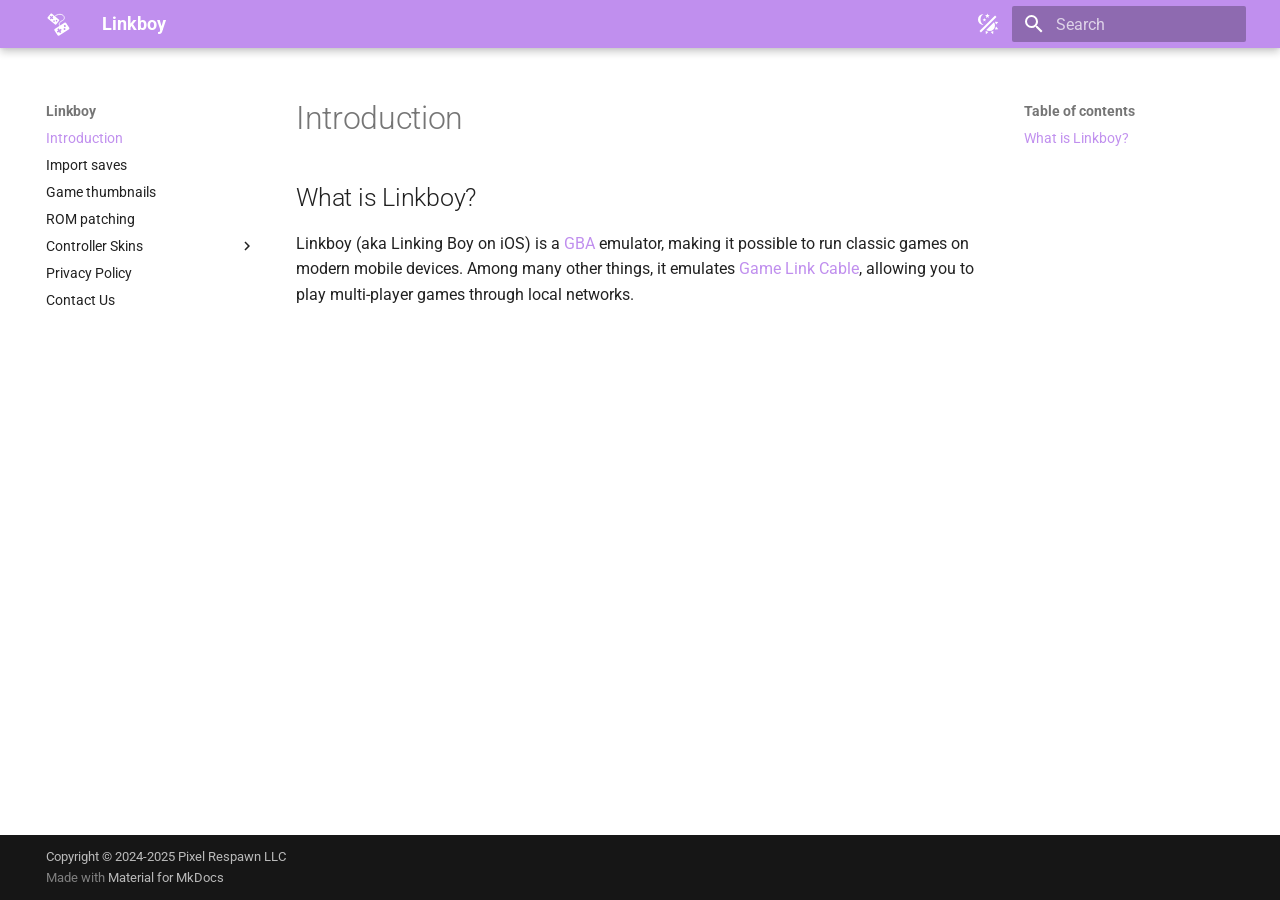
<file: index.html>
<!doctype html>
<html lang="en" class="no-js">
  <head>
    
      <meta charset="utf-8">
      <meta name="viewport" content="width=device-width,initial-scale=1">
      
      
      
        <link rel="canonical" href="https://www.pixelrespawn.com/">
      
      
      
        <link rel="next" href="import-saves/">
      
      
        
      
      
      <link rel="icon" href="images/favicon.png">
      <meta name="generator" content="mkdocs-1.6.1, mkdocs-material-9.7.7">
    
    
      
        <title>Linkboy</title>
      
    
    
      <link rel="stylesheet" href="assets/stylesheets/main.ec1eaa64.min.css">
      
        
        <link rel="stylesheet" href="assets/stylesheets/palette.ab4e12ef.min.css">
      
      


    
    
      
    
    
      
        
        
        <link rel="preconnect" href="https://fonts.gstatic.com" crossorigin>
        <link rel="stylesheet" href="https://fonts.googleapis.com/css?family=Roboto:300,300i,400,400i,700,700i%7CRoboto+Mono:400,400i,700,700i&display=fallback">
        <style>:root{--md-text-font:"Roboto";--md-code-font:"Roboto Mono"}</style>
      
    
    
      <link rel="stylesheet" href="stylesheets/extra.css">
    
    <script>__md_scope=new URL(".",location),__md_hash=e=>[...e].reduce(((e,_)=>(e<<5)-e+_.charCodeAt(0)),0),__md_get=(e,_=localStorage,t=__md_scope)=>JSON.parse(_.getItem(t.pathname+"."+e)),__md_set=(e,_,t=localStorage,a=__md_scope)=>{try{t.setItem(a.pathname+"."+e,JSON.stringify(_))}catch(e){}}</script>
    
      

    
    
  </head>
  
  
    
    
      
    
    
    
    
    <body dir="ltr" data-md-color-scheme="default" data-md-color-primary="indigo" data-md-color-accent="indigo">
  
    
    <input class="md-toggle" data-md-toggle="drawer" type="checkbox" id="__drawer" autocomplete="off">
    <input class="md-toggle" data-md-toggle="search" type="checkbox" id="__search" autocomplete="off">
    <label class="md-overlay" for="__drawer"></label>
    <div data-md-component="skip">
      
        
        <a href="#introduction" class="md-skip">
          Skip to content
        </a>
      
    </div>
    <div data-md-component="announce">
      
    </div>
    
    
      

  

<header class="md-header md-header--shadow" data-md-component="header">
  <nav class="md-header__inner md-grid" aria-label="Header">
    <a href="." title="Linkboy" class="md-header__button md-logo" aria-label="Linkboy" data-md-component="logo">
      
  <img src="images/linkboy-icon.svg" alt="logo">

    </a>
    <label class="md-header__button md-icon" for="__drawer">
      
      <svg xmlns="http://www.w3.org/2000/svg" viewBox="0 0 24 24"><path d="M3 6h18v2H3zm0 5h18v2H3zm0 5h18v2H3z"/></svg>
    </label>
    <div class="md-header__title" data-md-component="header-title">
      <div class="md-header__ellipsis">
        <div class="md-header__topic">
          <span class="md-ellipsis">
            Linkboy
          </span>
        </div>
        <div class="md-header__topic" data-md-component="header-topic">
          <span class="md-ellipsis">
            
              Introduction
            
          </span>
        </div>
      </div>
    </div>
    
      
        <form class="md-header__option" data-md-component="palette">
  
    
    
    
    <input class="md-option" data-md-color-media="(prefers-color-scheme)" data-md-color-scheme="default" data-md-color-primary="indigo" data-md-color-accent="indigo"  aria-label="Switch to light mode"  type="radio" name="__palette" id="__palette_0">
    
      <label class="md-header__button md-icon" title="Switch to light mode" for="__palette_1" hidden>
        <svg xmlns="http://www.w3.org/2000/svg" viewBox="0 0 24 24"><path d="M7.5 2c-1.79 1.15-3 3.18-3 5.5s1.21 4.35 3.03 5.5C4.46 13 2 10.54 2 7.5A5.5 5.5 0 0 1 7.5 2m11.57 1.5 1.43 1.43L4.93 20.5 3.5 19.07zm-6.18 2.43L11.41 5 9.97 6l.42-1.7L9 3.24l1.75-.12.58-1.65L12 3.1l1.73.03-1.35 1.13zm-3.3 3.61-1.16-.73-1.12.78.34-1.32-1.09-.83 1.36-.09.45-1.29.51 1.27 1.36.03-1.05.87zM19 13.5a5.5 5.5 0 0 1-5.5 5.5c-1.22 0-2.35-.4-3.26-1.07l7.69-7.69c.67.91 1.07 2.04 1.07 3.26m-4.4 6.58 2.77-1.15-.24 3.35zm4.33-2.7 1.15-2.77 2.2 2.54zm1.15-4.96-1.14-2.78 3.34.24zM9.63 18.93l2.77 1.15-2.53 2.19z"/></svg>
      </label>
    
  
    
    
    
    <input class="md-option" data-md-color-media="(prefers-color-scheme: light)" data-md-color-scheme="default" data-md-color-primary="custom" data-md-color-accent="custom"  aria-label="Switch to dark mode"  type="radio" name="__palette" id="__palette_1">
    
      <label class="md-header__button md-icon" title="Switch to dark mode" for="__palette_2" hidden>
        <svg xmlns="http://www.w3.org/2000/svg" viewBox="0 0 24 24"><path d="m3.55 19.09 1.41 1.41 1.8-1.79-1.42-1.42M12 6c-3.31 0-6 2.69-6 6s2.69 6 6 6 6-2.69 6-6c0-3.32-2.69-6-6-6m8 7h3v-2h-3m-2.76 7.71 1.8 1.79 1.41-1.41-1.79-1.8M20.45 5l-1.41-1.4-1.8 1.79 1.42 1.42M13 1h-2v3h2M6.76 5.39 4.96 3.6 3.55 5l1.79 1.81zM1 13h3v-2H1m12 9h-2v3h2"/></svg>
      </label>
    
  
    
    
    
    <input class="md-option" data-md-color-media="(prefers-color-scheme: dark)" data-md-color-scheme="slate" data-md-color-primary="custom" data-md-color-accent="custom"  aria-label="Switch to system preference"  type="radio" name="__palette" id="__palette_2">
    
      <label class="md-header__button md-icon" title="Switch to system preference" for="__palette_0" hidden>
        <svg xmlns="http://www.w3.org/2000/svg" viewBox="0 0 24 24"><path d="M9 2c-1.05 0-2.05.16-3 .46 4.06 1.27 7 5.04 7 9.54s-2.94 8.27-7 9.54c.95.3 1.95.46 3 .46a10 10 0 0 0 10-10A10 10 0 0 0 9 2"/></svg>
      </label>
    
  
</form>
      
    
    
      <script>var palette=__md_get("__palette");if(palette&&palette.color){if("(prefers-color-scheme)"===palette.color.media){var media=matchMedia("(prefers-color-scheme: light)"),input=document.querySelector(media.matches?"[data-md-color-media='(prefers-color-scheme: light)']":"[data-md-color-media='(prefers-color-scheme: dark)']");palette.color.media=input.getAttribute("data-md-color-media"),palette.color.scheme=input.getAttribute("data-md-color-scheme"),palette.color.primary=input.getAttribute("data-md-color-primary"),palette.color.accent=input.getAttribute("data-md-color-accent")}for(var[key,value]of Object.entries(palette.color))document.body.setAttribute("data-md-color-"+key,value)}</script>
    
    
    
      
      
        <label class="md-header__button md-icon" for="__search">
          
          <svg xmlns="http://www.w3.org/2000/svg" viewBox="0 0 24 24"><path d="M9.5 3A6.5 6.5 0 0 1 16 9.5c0 1.61-.59 3.09-1.56 4.23l.27.27h.79l5 5-1.5 1.5-5-5v-.79l-.27-.27A6.52 6.52 0 0 1 9.5 16 6.5 6.5 0 0 1 3 9.5 6.5 6.5 0 0 1 9.5 3m0 2C7 5 5 7 5 9.5S7 14 9.5 14 14 12 14 9.5 12 5 9.5 5"/></svg>
        </label>
        <div class="md-search" data-md-component="search" role="dialog">
  <label class="md-search__overlay" for="__search"></label>
  <div class="md-search__inner" role="search">
    <form class="md-search__form" name="search">
      <input type="text" class="md-search__input" name="query" aria-label="Search" placeholder="Search" autocapitalize="off" autocorrect="off" autocomplete="off" spellcheck="false" data-md-component="search-query" required>
      <label class="md-search__icon md-icon" for="__search">
        
        <svg xmlns="http://www.w3.org/2000/svg" viewBox="0 0 24 24"><path d="M9.5 3A6.5 6.5 0 0 1 16 9.5c0 1.61-.59 3.09-1.56 4.23l.27.27h.79l5 5-1.5 1.5-5-5v-.79l-.27-.27A6.52 6.52 0 0 1 9.5 16 6.5 6.5 0 0 1 3 9.5 6.5 6.5 0 0 1 9.5 3m0 2C7 5 5 7 5 9.5S7 14 9.5 14 14 12 14 9.5 12 5 9.5 5"/></svg>
        
        <svg xmlns="http://www.w3.org/2000/svg" viewBox="0 0 24 24"><path d="M20 11v2H8l5.5 5.5-1.42 1.42L4.16 12l7.92-7.92L13.5 5.5 8 11z"/></svg>
      </label>
      <nav class="md-search__options" aria-label="Search">
        
        <button type="reset" class="md-search__icon md-icon" title="Clear" aria-label="Clear" tabindex="-1">
          
          <svg xmlns="http://www.w3.org/2000/svg" viewBox="0 0 24 24"><path d="M19 6.41 17.59 5 12 10.59 6.41 5 5 6.41 10.59 12 5 17.59 6.41 19 12 13.41 17.59 19 19 17.59 13.41 12z"/></svg>
        </button>
      </nav>
      
    </form>
    <div class="md-search__output">
      <div class="md-search__scrollwrap" tabindex="0" data-md-scrollfix>
        <div class="md-search-result" data-md-component="search-result">
          <div class="md-search-result__meta">
            Initializing search
          </div>
          <ol class="md-search-result__list" role="presentation"></ol>
        </div>
      </div>
    </div>
  </div>
</div>
      
    
    
  </nav>
  
</header>
    
    <div class="md-container" data-md-component="container">
      
      
        
          
        
      
      <main class="md-main" data-md-component="main">
        <div class="md-main__inner md-grid">
          
            
              
              <div class="md-sidebar md-sidebar--primary" data-md-component="sidebar" data-md-type="navigation" >
                <div class="md-sidebar__scrollwrap">
                  <div class="md-sidebar__inner">
                    



<nav class="md-nav md-nav--primary" aria-label="Navigation" data-md-level="0">
  <label class="md-nav__title" for="__drawer">
    <a href="." title="Linkboy" class="md-nav__button md-logo" aria-label="Linkboy" data-md-component="logo">
      
  <img src="images/linkboy-icon.svg" alt="logo">

    </a>
    Linkboy
  </label>
  
  <ul class="md-nav__list" data-md-scrollfix>
    
      
      
  
  
    
  
  
  
    <li class="md-nav__item md-nav__item--active">
      
      <input class="md-nav__toggle md-toggle" type="checkbox" id="__toc">
      
      
        
      
      
        <label class="md-nav__link md-nav__link--active" for="__toc">
          
  
  
  <span class="md-ellipsis">
    
  
    Introduction
  

    
  </span>
  
  

          <span class="md-nav__icon md-icon"></span>
        </label>
      
      <a href="." class="md-nav__link md-nav__link--active">
        
  
  
  <span class="md-ellipsis">
    
  
    Introduction
  

    
  </span>
  
  

      </a>
      
        

<nav class="md-nav md-nav--secondary" aria-label="Table of contents">
  
  
  
    
  
  
    <label class="md-nav__title" for="__toc">
      <span class="md-nav__icon md-icon"></span>
      Table of contents
    </label>
    <ul class="md-nav__list" data-md-component="toc" data-md-scrollfix>
      
        <li class="md-nav__item">
  <a href="#what-is-linkboy" class="md-nav__link">
    <span class="md-ellipsis">
      
        What is Linkboy?
      
    </span>
  </a>
  
</li>
      
    </ul>
  
</nav>
      
    </li>
  

    
      
      
  
  
  
  
    <li class="md-nav__item">
      <a href="import-saves/" class="md-nav__link">
        
  
  
  <span class="md-ellipsis">
    
  
    Import saves
  

    
  </span>
  
  

      </a>
    </li>
  

    
      
      
  
  
  
  
    <li class="md-nav__item">
      <a href="game-thumbnails/" class="md-nav__link">
        
  
  
  <span class="md-ellipsis">
    
  
    Game thumbnails
  

    
  </span>
  
  

      </a>
    </li>
  

    
      
      
  
  
  
  
    <li class="md-nav__item">
      <a href="rom-patching/" class="md-nav__link">
        
  
  
  <span class="md-ellipsis">
    
  
    ROM patching
  

    
  </span>
  
  

      </a>
    </li>
  

    
      
      
  
  
  
  
    
    
    
    
    
    <li class="md-nav__item md-nav__item--nested">
      
        
        
        <input class="md-nav__toggle md-toggle " type="checkbox" id="__nav_5" >
        
          
          <label class="md-nav__link" for="__nav_5" id="__nav_5_label" tabindex="0">
            
  
  
  <span class="md-ellipsis">
    
  
    Controller Skins
  

    
  </span>
  
  

            <span class="md-nav__icon md-icon"></span>
          </label>
        
        <nav class="md-nav" data-md-level="1" aria-labelledby="__nav_5_label" aria-expanded="false">
          <label class="md-nav__title" for="__nav_5">
            <span class="md-nav__icon md-icon"></span>
            
  
    Controller Skins
  

          </label>
          <ul class="md-nav__list" data-md-scrollfix>
            
              
                
  
  
  
  
    <li class="md-nav__item">
      <a href="skins/" class="md-nav__link">
        
  
  
  <span class="md-ellipsis">
    
  
    Download skins
  

    
  </span>
  
  

      </a>
    </li>
  

              
            
              
                
  
  
  
  
    <li class="md-nav__item">
      <a href="using-skins/" class="md-nav__link">
        
  
  
  <span class="md-ellipsis">
    
  
    Using skins
  

    
  </span>
  
  

      </a>
    </li>
  

              
            
              
                
  
  
  
  
    <li class="md-nav__item">
      <a href="creating-skins/" class="md-nav__link">
        
  
  
  <span class="md-ellipsis">
    
  
    Creating skins
  

    
  </span>
  
  

      </a>
    </li>
  

              
            
              
                
  
  
  
  
    <li class="md-nav__item">
      <a href="skin-spec/" class="md-nav__link">
        
  
  
  <span class="md-ellipsis">
    
  
    Skin specification
  

    
  </span>
  
  

      </a>
    </li>
  

              
            
          </ul>
        </nav>
      
    </li>
  

    
      
      
  
  
  
  
    <li class="md-nav__item">
      <a href="privacy-policy/" class="md-nav__link">
        
  
  
  <span class="md-ellipsis">
    
  
    Privacy Policy
  

    
  </span>
  
  

      </a>
    </li>
  

    
      
      
  
  
  
  
    <li class="md-nav__item">
      <a href="contact/" class="md-nav__link">
        
  
  
  <span class="md-ellipsis">
    
  
    Contact Us
  

    
  </span>
  
  

      </a>
    </li>
  

    
  </ul>
</nav>
                  </div>
                </div>
              </div>
            
            
              
              <div class="md-sidebar md-sidebar--secondary" data-md-component="sidebar" data-md-type="toc" >
                <div class="md-sidebar__scrollwrap">
                  <div class="md-sidebar__inner">
                    

<nav class="md-nav md-nav--secondary" aria-label="Table of contents">
  
  
  
    
  
  
    <label class="md-nav__title" for="__toc">
      <span class="md-nav__icon md-icon"></span>
      Table of contents
    </label>
    <ul class="md-nav__list" data-md-component="toc" data-md-scrollfix>
      
        <li class="md-nav__item">
  <a href="#what-is-linkboy" class="md-nav__link">
    <span class="md-ellipsis">
      
        What is Linkboy?
      
    </span>
  </a>
  
</li>
      
    </ul>
  
</nav>
                  </div>
                </div>
              </div>
            
          
          
            <div class="md-content" data-md-component="content">
              
              <article class="md-content__inner md-typeset">
                
                  



<h1 id="introduction">Introduction</h1>
<h2 id="what-is-linkboy">What is Linkboy?</h2>
<p>Linkboy (aka Linking Boy on iOS) is a <a href="https://en.wikipedia.org/wiki/Game_Boy_Advance">GBA</a> emulator, making it possible to run classic games on modern mobile devices. Among many other things, it emulates <a href="https://en.wikipedia.org/wiki/Game_Link_Cable">Game Link Cable</a>, allowing you to play multi-player games through local networks.</p>












                
              </article>
            </div>
          
          
<script>var target=document.getElementById(location.hash.slice(1));target&&target.name&&(target.checked=target.name.startsWith("__tabbed_"))</script>
        </div>
        
      </main>
      
        <footer class="md-footer">
  
  <div class="md-footer-meta md-typeset">
    <div class="md-footer-meta__inner md-grid">
      <div class="md-copyright">
  
    <div class="md-copyright__highlight">
      Copyright &copy; 2024-2025 Pixel Respawn LLC
    </div>
  
  
    Made with
    <a href="https://squidfunk.github.io/mkdocs-material/" target="_blank" rel="noopener">
      Material for MkDocs
    </a>
  
</div>
      
    </div>
  </div>
</footer>
      
    </div>
    <div class="md-dialog" data-md-component="dialog">
      <div class="md-dialog__inner md-typeset"></div>
    </div>
    
    
    
      
      
      <script id="__config" type="application/json">{"annotate": null, "base": ".", "features": [], "search": "assets/javascripts/workers/search.2c215733.min.js", "tags": null, "translations": {"clipboard.copied": "Copied to clipboard", "clipboard.copy": "Copy to clipboard", "search.result.more.one": "1 more on this page", "search.result.more.other": "# more on this page", "search.result.none": "No matching documents", "search.result.one": "1 matching document", "search.result.other": "# matching documents", "search.result.placeholder": "Type to start searching", "search.result.term.missing": "Missing", "select.version": "Select version"}, "version": null}</script>
    
    
      <script src="assets/javascripts/bundle.d7400e89.min.js"></script>
      
    
  </body>
</html>
</file>
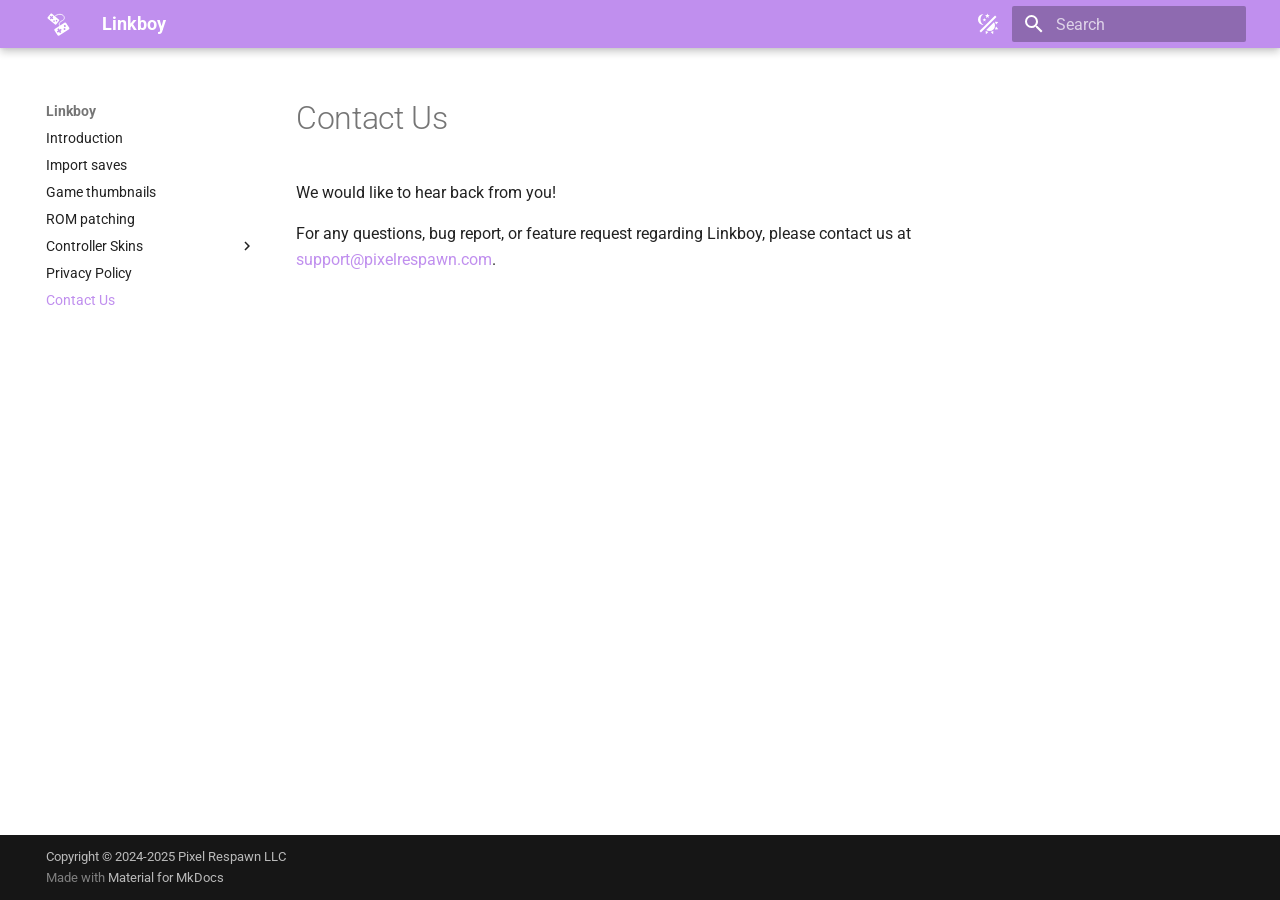
<file: contact/index.html>
<!doctype html>
<html lang="en" class="no-js">
  <head>
    
      <meta charset="utf-8">
      <meta name="viewport" content="width=device-width,initial-scale=1">
      
      
      
        <link rel="canonical" href="https://www.pixelrespawn.com/contact/">
      
      
        <link rel="prev" href="../privacy-policy/">
      
      
      
        
      
      
      <link rel="icon" href="../images/favicon.png">
      <meta name="generator" content="mkdocs-1.6.1, mkdocs-material-9.7.7">
    
    
      
        <title>Contact Us - Linkboy</title>
      
    
    
      <link rel="stylesheet" href="../assets/stylesheets/main.ec1eaa64.min.css">
      
        
        <link rel="stylesheet" href="../assets/stylesheets/palette.ab4e12ef.min.css">
      
      


    
    
      
    
    
      
        
        
        <link rel="preconnect" href="https://fonts.gstatic.com" crossorigin>
        <link rel="stylesheet" href="https://fonts.googleapis.com/css?family=Roboto:300,300i,400,400i,700,700i%7CRoboto+Mono:400,400i,700,700i&display=fallback">
        <style>:root{--md-text-font:"Roboto";--md-code-font:"Roboto Mono"}</style>
      
    
    
      <link rel="stylesheet" href="../stylesheets/extra.css">
    
    <script>__md_scope=new URL("..",location),__md_hash=e=>[...e].reduce(((e,_)=>(e<<5)-e+_.charCodeAt(0)),0),__md_get=(e,_=localStorage,t=__md_scope)=>JSON.parse(_.getItem(t.pathname+"."+e)),__md_set=(e,_,t=localStorage,a=__md_scope)=>{try{t.setItem(a.pathname+"."+e,JSON.stringify(_))}catch(e){}}</script>
    
      

    
    
  </head>
  
  
    
    
      
    
    
    
    
    <body dir="ltr" data-md-color-scheme="default" data-md-color-primary="indigo" data-md-color-accent="indigo">
  
    
    <input class="md-toggle" data-md-toggle="drawer" type="checkbox" id="__drawer" autocomplete="off">
    <input class="md-toggle" data-md-toggle="search" type="checkbox" id="__search" autocomplete="off">
    <label class="md-overlay" for="__drawer"></label>
    <div data-md-component="skip">
      
        
        <a href="#contact-us" class="md-skip">
          Skip to content
        </a>
      
    </div>
    <div data-md-component="announce">
      
    </div>
    
    
      

  

<header class="md-header md-header--shadow" data-md-component="header">
  <nav class="md-header__inner md-grid" aria-label="Header">
    <a href=".." title="Linkboy" class="md-header__button md-logo" aria-label="Linkboy" data-md-component="logo">
      
  <img src="../images/linkboy-icon.svg" alt="logo">

    </a>
    <label class="md-header__button md-icon" for="__drawer">
      
      <svg xmlns="http://www.w3.org/2000/svg" viewBox="0 0 24 24"><path d="M3 6h18v2H3zm0 5h18v2H3zm0 5h18v2H3z"/></svg>
    </label>
    <div class="md-header__title" data-md-component="header-title">
      <div class="md-header__ellipsis">
        <div class="md-header__topic">
          <span class="md-ellipsis">
            Linkboy
          </span>
        </div>
        <div class="md-header__topic" data-md-component="header-topic">
          <span class="md-ellipsis">
            
              Contact Us
            
          </span>
        </div>
      </div>
    </div>
    
      
        <form class="md-header__option" data-md-component="palette">
  
    
    
    
    <input class="md-option" data-md-color-media="(prefers-color-scheme)" data-md-color-scheme="default" data-md-color-primary="indigo" data-md-color-accent="indigo"  aria-label="Switch to light mode"  type="radio" name="__palette" id="__palette_0">
    
      <label class="md-header__button md-icon" title="Switch to light mode" for="__palette_1" hidden>
        <svg xmlns="http://www.w3.org/2000/svg" viewBox="0 0 24 24"><path d="M7.5 2c-1.79 1.15-3 3.18-3 5.5s1.21 4.35 3.03 5.5C4.46 13 2 10.54 2 7.5A5.5 5.5 0 0 1 7.5 2m11.57 1.5 1.43 1.43L4.93 20.5 3.5 19.07zm-6.18 2.43L11.41 5 9.97 6l.42-1.7L9 3.24l1.75-.12.58-1.65L12 3.1l1.73.03-1.35 1.13zm-3.3 3.61-1.16-.73-1.12.78.34-1.32-1.09-.83 1.36-.09.45-1.29.51 1.27 1.36.03-1.05.87zM19 13.5a5.5 5.5 0 0 1-5.5 5.5c-1.22 0-2.35-.4-3.26-1.07l7.69-7.69c.67.91 1.07 2.04 1.07 3.26m-4.4 6.58 2.77-1.15-.24 3.35zm4.33-2.7 1.15-2.77 2.2 2.54zm1.15-4.96-1.14-2.78 3.34.24zM9.63 18.93l2.77 1.15-2.53 2.19z"/></svg>
      </label>
    
  
    
    
    
    <input class="md-option" data-md-color-media="(prefers-color-scheme: light)" data-md-color-scheme="default" data-md-color-primary="custom" data-md-color-accent="custom"  aria-label="Switch to dark mode"  type="radio" name="__palette" id="__palette_1">
    
      <label class="md-header__button md-icon" title="Switch to dark mode" for="__palette_2" hidden>
        <svg xmlns="http://www.w3.org/2000/svg" viewBox="0 0 24 24"><path d="m3.55 19.09 1.41 1.41 1.8-1.79-1.42-1.42M12 6c-3.31 0-6 2.69-6 6s2.69 6 6 6 6-2.69 6-6c0-3.32-2.69-6-6-6m8 7h3v-2h-3m-2.76 7.71 1.8 1.79 1.41-1.41-1.79-1.8M20.45 5l-1.41-1.4-1.8 1.79 1.42 1.42M13 1h-2v3h2M6.76 5.39 4.96 3.6 3.55 5l1.79 1.81zM1 13h3v-2H1m12 9h-2v3h2"/></svg>
      </label>
    
  
    
    
    
    <input class="md-option" data-md-color-media="(prefers-color-scheme: dark)" data-md-color-scheme="slate" data-md-color-primary="custom" data-md-color-accent="custom"  aria-label="Switch to system preference"  type="radio" name="__palette" id="__palette_2">
    
      <label class="md-header__button md-icon" title="Switch to system preference" for="__palette_0" hidden>
        <svg xmlns="http://www.w3.org/2000/svg" viewBox="0 0 24 24"><path d="M9 2c-1.05 0-2.05.16-3 .46 4.06 1.27 7 5.04 7 9.54s-2.94 8.27-7 9.54c.95.3 1.95.46 3 .46a10 10 0 0 0 10-10A10 10 0 0 0 9 2"/></svg>
      </label>
    
  
</form>
      
    
    
      <script>var palette=__md_get("__palette");if(palette&&palette.color){if("(prefers-color-scheme)"===palette.color.media){var media=matchMedia("(prefers-color-scheme: light)"),input=document.querySelector(media.matches?"[data-md-color-media='(prefers-color-scheme: light)']":"[data-md-color-media='(prefers-color-scheme: dark)']");palette.color.media=input.getAttribute("data-md-color-media"),palette.color.scheme=input.getAttribute("data-md-color-scheme"),palette.color.primary=input.getAttribute("data-md-color-primary"),palette.color.accent=input.getAttribute("data-md-color-accent")}for(var[key,value]of Object.entries(palette.color))document.body.setAttribute("data-md-color-"+key,value)}</script>
    
    
    
      
      
        <label class="md-header__button md-icon" for="__search">
          
          <svg xmlns="http://www.w3.org/2000/svg" viewBox="0 0 24 24"><path d="M9.5 3A6.5 6.5 0 0 1 16 9.5c0 1.61-.59 3.09-1.56 4.23l.27.27h.79l5 5-1.5 1.5-5-5v-.79l-.27-.27A6.52 6.52 0 0 1 9.5 16 6.5 6.5 0 0 1 3 9.5 6.5 6.5 0 0 1 9.5 3m0 2C7 5 5 7 5 9.5S7 14 9.5 14 14 12 14 9.5 12 5 9.5 5"/></svg>
        </label>
        <div class="md-search" data-md-component="search" role="dialog">
  <label class="md-search__overlay" for="__search"></label>
  <div class="md-search__inner" role="search">
    <form class="md-search__form" name="search">
      <input type="text" class="md-search__input" name="query" aria-label="Search" placeholder="Search" autocapitalize="off" autocorrect="off" autocomplete="off" spellcheck="false" data-md-component="search-query" required>
      <label class="md-search__icon md-icon" for="__search">
        
        <svg xmlns="http://www.w3.org/2000/svg" viewBox="0 0 24 24"><path d="M9.5 3A6.5 6.5 0 0 1 16 9.5c0 1.61-.59 3.09-1.56 4.23l.27.27h.79l5 5-1.5 1.5-5-5v-.79l-.27-.27A6.52 6.52 0 0 1 9.5 16 6.5 6.5 0 0 1 3 9.5 6.5 6.5 0 0 1 9.5 3m0 2C7 5 5 7 5 9.5S7 14 9.5 14 14 12 14 9.5 12 5 9.5 5"/></svg>
        
        <svg xmlns="http://www.w3.org/2000/svg" viewBox="0 0 24 24"><path d="M20 11v2H8l5.5 5.5-1.42 1.42L4.16 12l7.92-7.92L13.5 5.5 8 11z"/></svg>
      </label>
      <nav class="md-search__options" aria-label="Search">
        
        <button type="reset" class="md-search__icon md-icon" title="Clear" aria-label="Clear" tabindex="-1">
          
          <svg xmlns="http://www.w3.org/2000/svg" viewBox="0 0 24 24"><path d="M19 6.41 17.59 5 12 10.59 6.41 5 5 6.41 10.59 12 5 17.59 6.41 19 12 13.41 17.59 19 19 17.59 13.41 12z"/></svg>
        </button>
      </nav>
      
    </form>
    <div class="md-search__output">
      <div class="md-search__scrollwrap" tabindex="0" data-md-scrollfix>
        <div class="md-search-result" data-md-component="search-result">
          <div class="md-search-result__meta">
            Initializing search
          </div>
          <ol class="md-search-result__list" role="presentation"></ol>
        </div>
      </div>
    </div>
  </div>
</div>
      
    
    
  </nav>
  
</header>
    
    <div class="md-container" data-md-component="container">
      
      
        
          
        
      
      <main class="md-main" data-md-component="main">
        <div class="md-main__inner md-grid">
          
            
              
              <div class="md-sidebar md-sidebar--primary" data-md-component="sidebar" data-md-type="navigation" >
                <div class="md-sidebar__scrollwrap">
                  <div class="md-sidebar__inner">
                    



<nav class="md-nav md-nav--primary" aria-label="Navigation" data-md-level="0">
  <label class="md-nav__title" for="__drawer">
    <a href=".." title="Linkboy" class="md-nav__button md-logo" aria-label="Linkboy" data-md-component="logo">
      
  <img src="../images/linkboy-icon.svg" alt="logo">

    </a>
    Linkboy
  </label>
  
  <ul class="md-nav__list" data-md-scrollfix>
    
      
      
  
  
  
  
    <li class="md-nav__item">
      <a href=".." class="md-nav__link">
        
  
  
  <span class="md-ellipsis">
    
  
    Introduction
  

    
  </span>
  
  

      </a>
    </li>
  

    
      
      
  
  
  
  
    <li class="md-nav__item">
      <a href="../import-saves/" class="md-nav__link">
        
  
  
  <span class="md-ellipsis">
    
  
    Import saves
  

    
  </span>
  
  

      </a>
    </li>
  

    
      
      
  
  
  
  
    <li class="md-nav__item">
      <a href="../game-thumbnails/" class="md-nav__link">
        
  
  
  <span class="md-ellipsis">
    
  
    Game thumbnails
  

    
  </span>
  
  

      </a>
    </li>
  

    
      
      
  
  
  
  
    <li class="md-nav__item">
      <a href="../rom-patching/" class="md-nav__link">
        
  
  
  <span class="md-ellipsis">
    
  
    ROM patching
  

    
  </span>
  
  

      </a>
    </li>
  

    
      
      
  
  
  
  
    
    
    
    
    
    <li class="md-nav__item md-nav__item--nested">
      
        
        
        <input class="md-nav__toggle md-toggle " type="checkbox" id="__nav_5" >
        
          
          <label class="md-nav__link" for="__nav_5" id="__nav_5_label" tabindex="0">
            
  
  
  <span class="md-ellipsis">
    
  
    Controller Skins
  

    
  </span>
  
  

            <span class="md-nav__icon md-icon"></span>
          </label>
        
        <nav class="md-nav" data-md-level="1" aria-labelledby="__nav_5_label" aria-expanded="false">
          <label class="md-nav__title" for="__nav_5">
            <span class="md-nav__icon md-icon"></span>
            
  
    Controller Skins
  

          </label>
          <ul class="md-nav__list" data-md-scrollfix>
            
              
                
  
  
  
  
    <li class="md-nav__item">
      <a href="../skins/" class="md-nav__link">
        
  
  
  <span class="md-ellipsis">
    
  
    Download skins
  

    
  </span>
  
  

      </a>
    </li>
  

              
            
              
                
  
  
  
  
    <li class="md-nav__item">
      <a href="../using-skins/" class="md-nav__link">
        
  
  
  <span class="md-ellipsis">
    
  
    Using skins
  

    
  </span>
  
  

      </a>
    </li>
  

              
            
              
                
  
  
  
  
    <li class="md-nav__item">
      <a href="../creating-skins/" class="md-nav__link">
        
  
  
  <span class="md-ellipsis">
    
  
    Creating skins
  

    
  </span>
  
  

      </a>
    </li>
  

              
            
              
                
  
  
  
  
    <li class="md-nav__item">
      <a href="../skin-spec/" class="md-nav__link">
        
  
  
  <span class="md-ellipsis">
    
  
    Skin specification
  

    
  </span>
  
  

      </a>
    </li>
  

              
            
          </ul>
        </nav>
      
    </li>
  

    
      
      
  
  
  
  
    <li class="md-nav__item">
      <a href="../privacy-policy/" class="md-nav__link">
        
  
  
  <span class="md-ellipsis">
    
  
    Privacy Policy
  

    
  </span>
  
  

      </a>
    </li>
  

    
      
      
  
  
    
  
  
  
    <li class="md-nav__item md-nav__item--active">
      
      <input class="md-nav__toggle md-toggle" type="checkbox" id="__toc">
      
      
        
      
      
      <a href="./" class="md-nav__link md-nav__link--active">
        
  
  
  <span class="md-ellipsis">
    
  
    Contact Us
  

    
  </span>
  
  

      </a>
      
    </li>
  

    
  </ul>
</nav>
                  </div>
                </div>
              </div>
            
            
              
              <div class="md-sidebar md-sidebar--secondary" data-md-component="sidebar" data-md-type="toc" >
                <div class="md-sidebar__scrollwrap">
                  <div class="md-sidebar__inner">
                    

<nav class="md-nav md-nav--secondary" aria-label="Table of contents">
  
  
  
    
  
  
</nav>
                  </div>
                </div>
              </div>
            
          
          
            <div class="md-content" data-md-component="content">
              
              <article class="md-content__inner md-typeset">
                
                  



<h1 id="contact-us">Contact Us</h1>
<p>We would like to hear back from you!</p>
<p>For any questions, bug report, or feature request regarding Linkboy, please contact us at <a href="&#109;&#97;&#105;&#108;&#116;&#111;&#58;&#115;&#117;&#112;&#112;&#111;&#114;&#116;&#64;&#112;&#105;&#120;&#101;&#108;&#114;&#101;&#115;&#112;&#97;&#119;&#110;&#46;&#99;&#111;&#109;">&#115;&#117;&#112;&#112;&#111;&#114;&#116;&#64;&#112;&#105;&#120;&#101;&#108;&#114;&#101;&#115;&#112;&#97;&#119;&#110;&#46;&#99;&#111;&#109;</a>.</p>












                
              </article>
            </div>
          
          
<script>var target=document.getElementById(location.hash.slice(1));target&&target.name&&(target.checked=target.name.startsWith("__tabbed_"))</script>
        </div>
        
      </main>
      
        <footer class="md-footer">
  
  <div class="md-footer-meta md-typeset">
    <div class="md-footer-meta__inner md-grid">
      <div class="md-copyright">
  
    <div class="md-copyright__highlight">
      Copyright &copy; 2024-2025 Pixel Respawn LLC
    </div>
  
  
    Made with
    <a href="https://squidfunk.github.io/mkdocs-material/" target="_blank" rel="noopener">
      Material for MkDocs
    </a>
  
</div>
      
    </div>
  </div>
</footer>
      
    </div>
    <div class="md-dialog" data-md-component="dialog">
      <div class="md-dialog__inner md-typeset"></div>
    </div>
    
    
    
      
      
      <script id="__config" type="application/json">{"annotate": null, "base": "..", "features": [], "search": "../assets/javascripts/workers/search.2c215733.min.js", "tags": null, "translations": {"clipboard.copied": "Copied to clipboard", "clipboard.copy": "Copy to clipboard", "search.result.more.one": "1 more on this page", "search.result.more.other": "# more on this page", "search.result.none": "No matching documents", "search.result.one": "1 matching document", "search.result.other": "# matching documents", "search.result.placeholder": "Type to start searching", "search.result.term.missing": "Missing", "select.version": "Select version"}, "version": null}</script>
    
    
      <script src="../assets/javascripts/bundle.d7400e89.min.js"></script>
      
    
  </body>
</html>
</file>
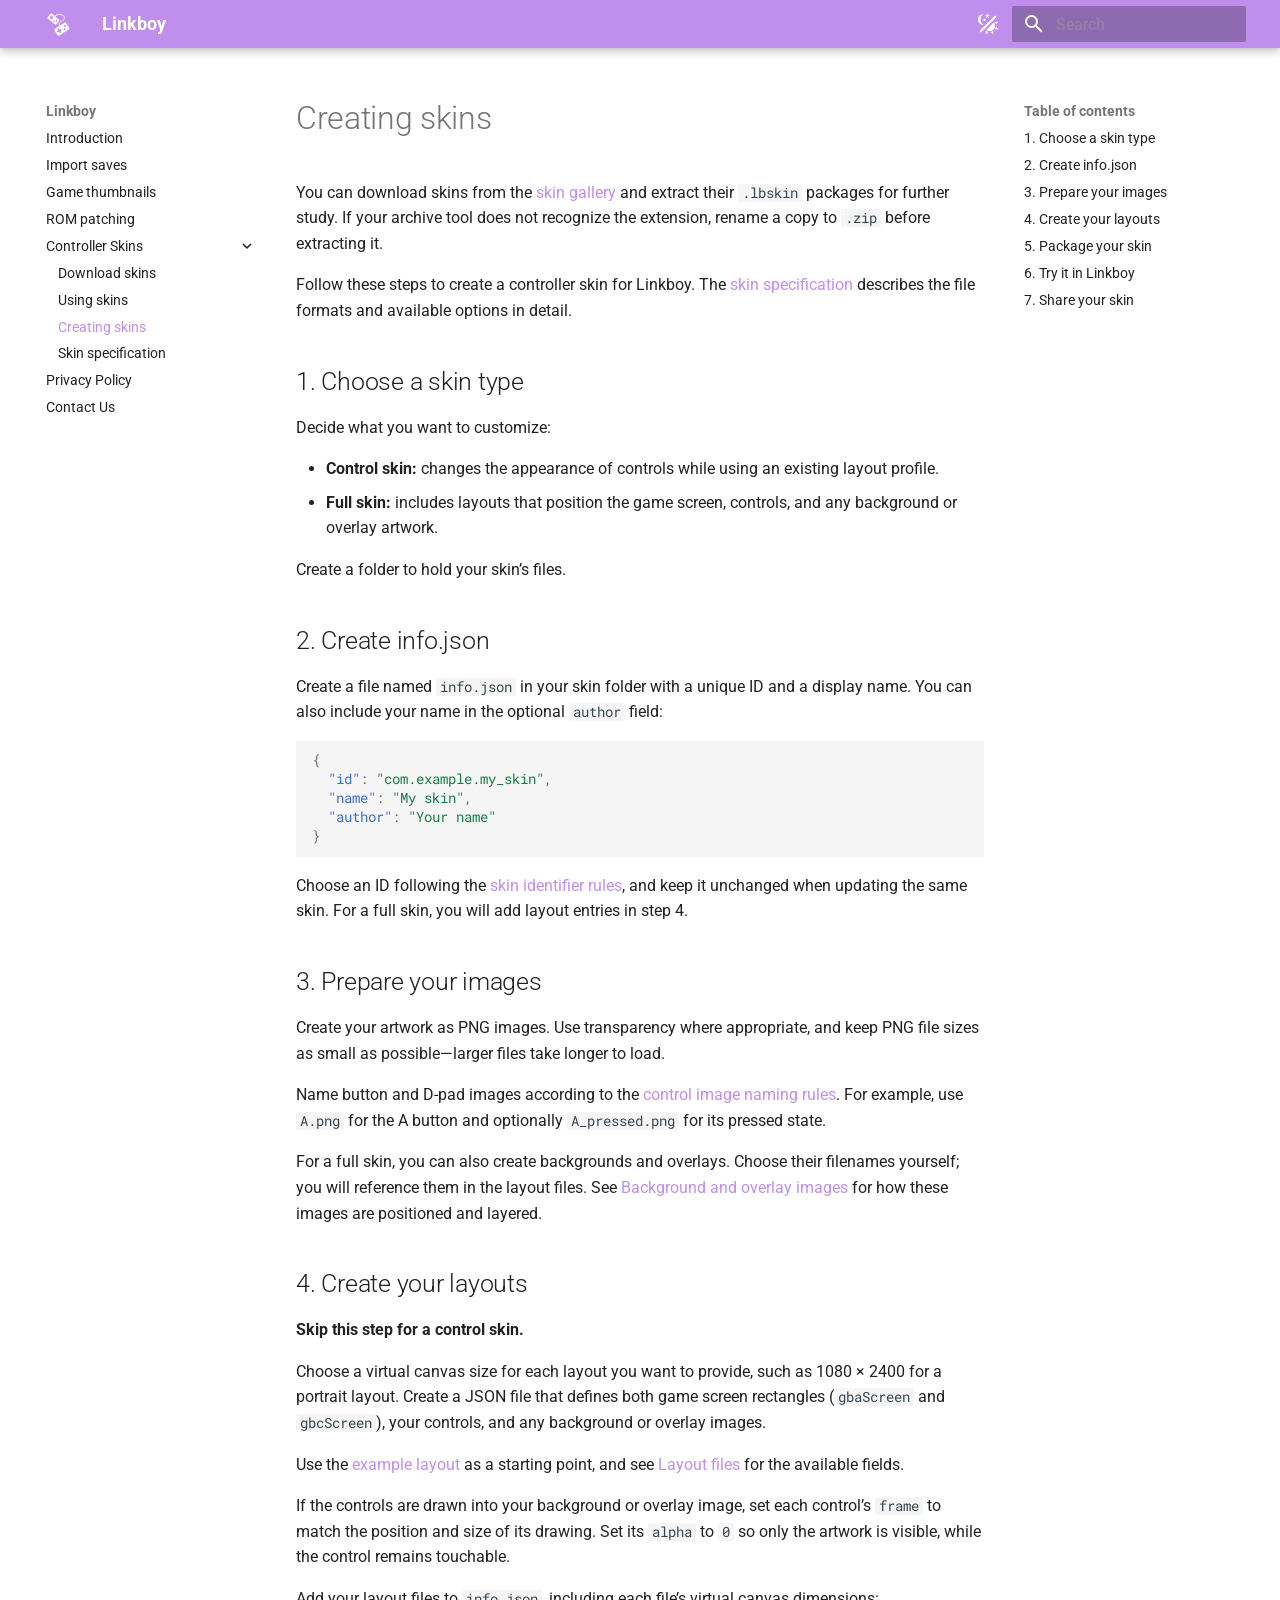
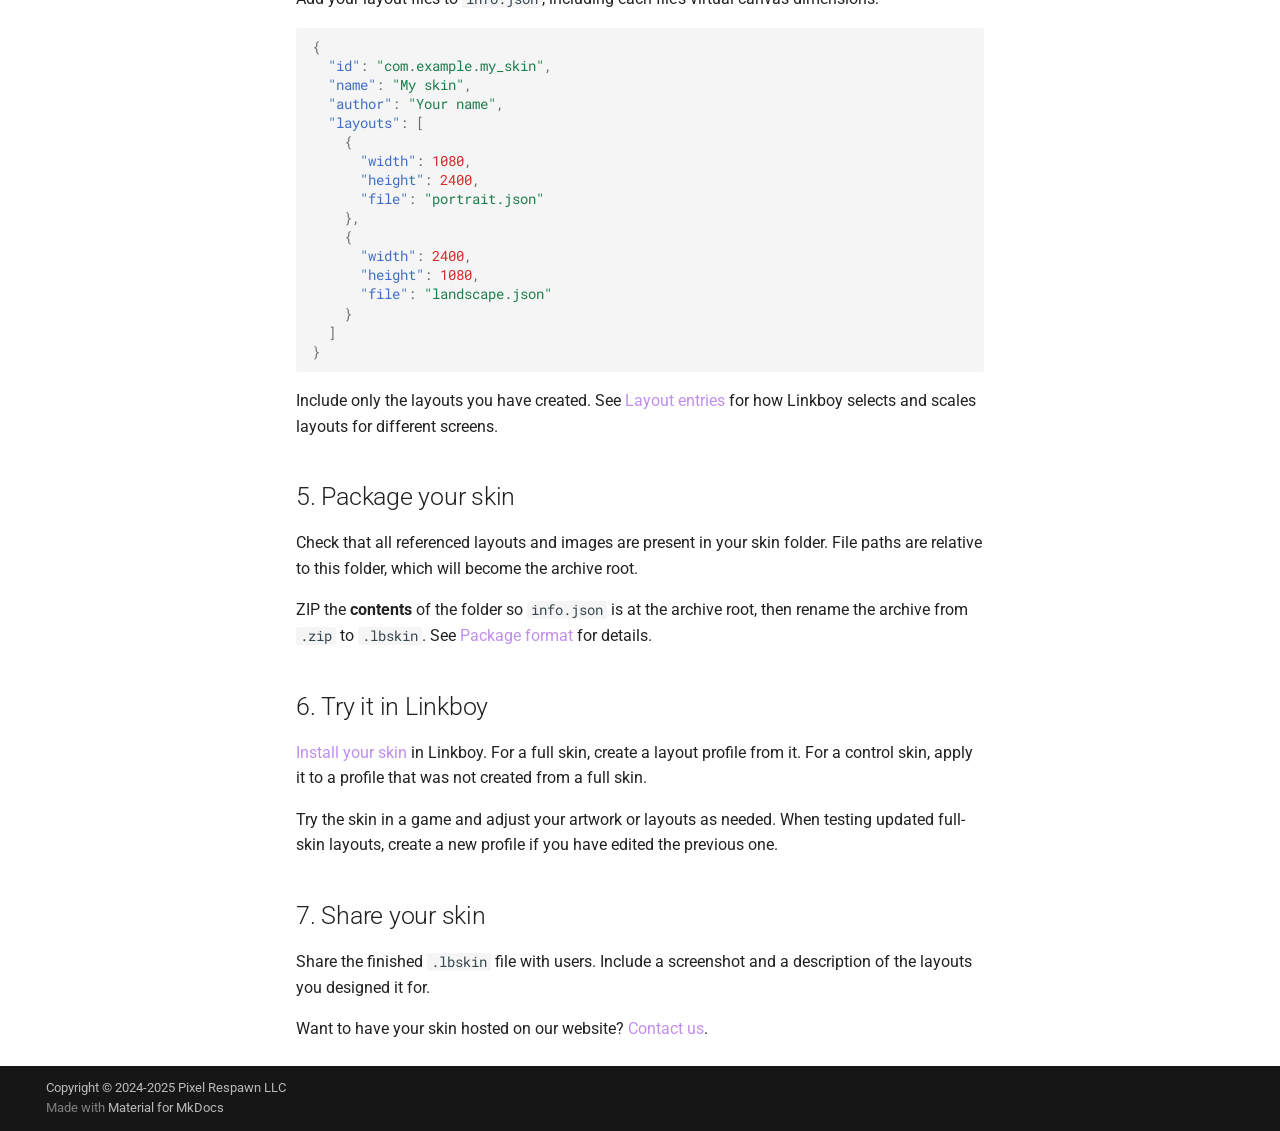
<file: creating-skins/index.html>
<!doctype html>
<html lang="en" class="no-js">
  <head>
    
      <meta charset="utf-8">
      <meta name="viewport" content="width=device-width,initial-scale=1">
      
      
      
        <link rel="canonical" href="https://www.pixelrespawn.com/creating-skins/">
      
      
        <link rel="prev" href="../using-skins/">
      
      
        <link rel="next" href="../skin-spec/">
      
      
        
      
      
      <link rel="icon" href="../images/favicon.png">
      <meta name="generator" content="mkdocs-1.6.1, mkdocs-material-9.7.7">
    
    
      
        <title>Creating skins - Linkboy</title>
      
    
    
      <link rel="stylesheet" href="../assets/stylesheets/main.ec1eaa64.min.css">
      
        
        <link rel="stylesheet" href="../assets/stylesheets/palette.ab4e12ef.min.css">
      
      


    
    
      
    
    
      
        
        
        <link rel="preconnect" href="https://fonts.gstatic.com" crossorigin>
        <link rel="stylesheet" href="https://fonts.googleapis.com/css?family=Roboto:300,300i,400,400i,700,700i%7CRoboto+Mono:400,400i,700,700i&display=fallback">
        <style>:root{--md-text-font:"Roboto";--md-code-font:"Roboto Mono"}</style>
      
    
    
      <link rel="stylesheet" href="../stylesheets/extra.css">
    
    <script>__md_scope=new URL("..",location),__md_hash=e=>[...e].reduce(((e,_)=>(e<<5)-e+_.charCodeAt(0)),0),__md_get=(e,_=localStorage,t=__md_scope)=>JSON.parse(_.getItem(t.pathname+"."+e)),__md_set=(e,_,t=localStorage,a=__md_scope)=>{try{t.setItem(a.pathname+"."+e,JSON.stringify(_))}catch(e){}}</script>
    
      

    
    
  </head>
  
  
    
    
      
    
    
    
    
    <body dir="ltr" data-md-color-scheme="default" data-md-color-primary="indigo" data-md-color-accent="indigo">
  
    
    <input class="md-toggle" data-md-toggle="drawer" type="checkbox" id="__drawer" autocomplete="off">
    <input class="md-toggle" data-md-toggle="search" type="checkbox" id="__search" autocomplete="off">
    <label class="md-overlay" for="__drawer"></label>
    <div data-md-component="skip">
      
        
        <a href="#creating-skins" class="md-skip">
          Skip to content
        </a>
      
    </div>
    <div data-md-component="announce">
      
    </div>
    
    
      

  

<header class="md-header md-header--shadow" data-md-component="header">
  <nav class="md-header__inner md-grid" aria-label="Header">
    <a href=".." title="Linkboy" class="md-header__button md-logo" aria-label="Linkboy" data-md-component="logo">
      
  <img src="../images/linkboy-icon.svg" alt="logo">

    </a>
    <label class="md-header__button md-icon" for="__drawer">
      
      <svg xmlns="http://www.w3.org/2000/svg" viewBox="0 0 24 24"><path d="M3 6h18v2H3zm0 5h18v2H3zm0 5h18v2H3z"/></svg>
    </label>
    <div class="md-header__title" data-md-component="header-title">
      <div class="md-header__ellipsis">
        <div class="md-header__topic">
          <span class="md-ellipsis">
            Linkboy
          </span>
        </div>
        <div class="md-header__topic" data-md-component="header-topic">
          <span class="md-ellipsis">
            
              Creating skins
            
          </span>
        </div>
      </div>
    </div>
    
      
        <form class="md-header__option" data-md-component="palette">
  
    
    
    
    <input class="md-option" data-md-color-media="(prefers-color-scheme)" data-md-color-scheme="default" data-md-color-primary="indigo" data-md-color-accent="indigo"  aria-label="Switch to light mode"  type="radio" name="__palette" id="__palette_0">
    
      <label class="md-header__button md-icon" title="Switch to light mode" for="__palette_1" hidden>
        <svg xmlns="http://www.w3.org/2000/svg" viewBox="0 0 24 24"><path d="M7.5 2c-1.79 1.15-3 3.18-3 5.5s1.21 4.35 3.03 5.5C4.46 13 2 10.54 2 7.5A5.5 5.5 0 0 1 7.5 2m11.57 1.5 1.43 1.43L4.93 20.5 3.5 19.07zm-6.18 2.43L11.41 5 9.97 6l.42-1.7L9 3.24l1.75-.12.58-1.65L12 3.1l1.73.03-1.35 1.13zm-3.3 3.61-1.16-.73-1.12.78.34-1.32-1.09-.83 1.36-.09.45-1.29.51 1.27 1.36.03-1.05.87zM19 13.5a5.5 5.5 0 0 1-5.5 5.5c-1.22 0-2.35-.4-3.26-1.07l7.69-7.69c.67.91 1.07 2.04 1.07 3.26m-4.4 6.58 2.77-1.15-.24 3.35zm4.33-2.7 1.15-2.77 2.2 2.54zm1.15-4.96-1.14-2.78 3.34.24zM9.63 18.93l2.77 1.15-2.53 2.19z"/></svg>
      </label>
    
  
    
    
    
    <input class="md-option" data-md-color-media="(prefers-color-scheme: light)" data-md-color-scheme="default" data-md-color-primary="custom" data-md-color-accent="custom"  aria-label="Switch to dark mode"  type="radio" name="__palette" id="__palette_1">
    
      <label class="md-header__button md-icon" title="Switch to dark mode" for="__palette_2" hidden>
        <svg xmlns="http://www.w3.org/2000/svg" viewBox="0 0 24 24"><path d="m3.55 19.09 1.41 1.41 1.8-1.79-1.42-1.42M12 6c-3.31 0-6 2.69-6 6s2.69 6 6 6 6-2.69 6-6c0-3.32-2.69-6-6-6m8 7h3v-2h-3m-2.76 7.71 1.8 1.79 1.41-1.41-1.79-1.8M20.45 5l-1.41-1.4-1.8 1.79 1.42 1.42M13 1h-2v3h2M6.76 5.39 4.96 3.6 3.55 5l1.79 1.81zM1 13h3v-2H1m12 9h-2v3h2"/></svg>
      </label>
    
  
    
    
    
    <input class="md-option" data-md-color-media="(prefers-color-scheme: dark)" data-md-color-scheme="slate" data-md-color-primary="custom" data-md-color-accent="custom"  aria-label="Switch to system preference"  type="radio" name="__palette" id="__palette_2">
    
      <label class="md-header__button md-icon" title="Switch to system preference" for="__palette_0" hidden>
        <svg xmlns="http://www.w3.org/2000/svg" viewBox="0 0 24 24"><path d="M9 2c-1.05 0-2.05.16-3 .46 4.06 1.27 7 5.04 7 9.54s-2.94 8.27-7 9.54c.95.3 1.95.46 3 .46a10 10 0 0 0 10-10A10 10 0 0 0 9 2"/></svg>
      </label>
    
  
</form>
      
    
    
      <script>var palette=__md_get("__palette");if(palette&&palette.color){if("(prefers-color-scheme)"===palette.color.media){var media=matchMedia("(prefers-color-scheme: light)"),input=document.querySelector(media.matches?"[data-md-color-media='(prefers-color-scheme: light)']":"[data-md-color-media='(prefers-color-scheme: dark)']");palette.color.media=input.getAttribute("data-md-color-media"),palette.color.scheme=input.getAttribute("data-md-color-scheme"),palette.color.primary=input.getAttribute("data-md-color-primary"),palette.color.accent=input.getAttribute("data-md-color-accent")}for(var[key,value]of Object.entries(palette.color))document.body.setAttribute("data-md-color-"+key,value)}</script>
    
    
    
      
      
        <label class="md-header__button md-icon" for="__search">
          
          <svg xmlns="http://www.w3.org/2000/svg" viewBox="0 0 24 24"><path d="M9.5 3A6.5 6.5 0 0 1 16 9.5c0 1.61-.59 3.09-1.56 4.23l.27.27h.79l5 5-1.5 1.5-5-5v-.79l-.27-.27A6.52 6.52 0 0 1 9.5 16 6.5 6.5 0 0 1 3 9.5 6.5 6.5 0 0 1 9.5 3m0 2C7 5 5 7 5 9.5S7 14 9.5 14 14 12 14 9.5 12 5 9.5 5"/></svg>
        </label>
        <div class="md-search" data-md-component="search" role="dialog">
  <label class="md-search__overlay" for="__search"></label>
  <div class="md-search__inner" role="search">
    <form class="md-search__form" name="search">
      <input type="text" class="md-search__input" name="query" aria-label="Search" placeholder="Search" autocapitalize="off" autocorrect="off" autocomplete="off" spellcheck="false" data-md-component="search-query" required>
      <label class="md-search__icon md-icon" for="__search">
        
        <svg xmlns="http://www.w3.org/2000/svg" viewBox="0 0 24 24"><path d="M9.5 3A6.5 6.5 0 0 1 16 9.5c0 1.61-.59 3.09-1.56 4.23l.27.27h.79l5 5-1.5 1.5-5-5v-.79l-.27-.27A6.52 6.52 0 0 1 9.5 16 6.5 6.5 0 0 1 3 9.5 6.5 6.5 0 0 1 9.5 3m0 2C7 5 5 7 5 9.5S7 14 9.5 14 14 12 14 9.5 12 5 9.5 5"/></svg>
        
        <svg xmlns="http://www.w3.org/2000/svg" viewBox="0 0 24 24"><path d="M20 11v2H8l5.5 5.5-1.42 1.42L4.16 12l7.92-7.92L13.5 5.5 8 11z"/></svg>
      </label>
      <nav class="md-search__options" aria-label="Search">
        
        <button type="reset" class="md-search__icon md-icon" title="Clear" aria-label="Clear" tabindex="-1">
          
          <svg xmlns="http://www.w3.org/2000/svg" viewBox="0 0 24 24"><path d="M19 6.41 17.59 5 12 10.59 6.41 5 5 6.41 10.59 12 5 17.59 6.41 19 12 13.41 17.59 19 19 17.59 13.41 12z"/></svg>
        </button>
      </nav>
      
    </form>
    <div class="md-search__output">
      <div class="md-search__scrollwrap" tabindex="0" data-md-scrollfix>
        <div class="md-search-result" data-md-component="search-result">
          <div class="md-search-result__meta">
            Initializing search
          </div>
          <ol class="md-search-result__list" role="presentation"></ol>
        </div>
      </div>
    </div>
  </div>
</div>
      
    
    
  </nav>
  
</header>
    
    <div class="md-container" data-md-component="container">
      
      
        
          
        
      
      <main class="md-main" data-md-component="main">
        <div class="md-main__inner md-grid">
          
            
              
              <div class="md-sidebar md-sidebar--primary" data-md-component="sidebar" data-md-type="navigation" >
                <div class="md-sidebar__scrollwrap">
                  <div class="md-sidebar__inner">
                    



<nav class="md-nav md-nav--primary" aria-label="Navigation" data-md-level="0">
  <label class="md-nav__title" for="__drawer">
    <a href=".." title="Linkboy" class="md-nav__button md-logo" aria-label="Linkboy" data-md-component="logo">
      
  <img src="../images/linkboy-icon.svg" alt="logo">

    </a>
    Linkboy
  </label>
  
  <ul class="md-nav__list" data-md-scrollfix>
    
      
      
  
  
  
  
    <li class="md-nav__item">
      <a href=".." class="md-nav__link">
        
  
  
  <span class="md-ellipsis">
    
  
    Introduction
  

    
  </span>
  
  

      </a>
    </li>
  

    
      
      
  
  
  
  
    <li class="md-nav__item">
      <a href="../import-saves/" class="md-nav__link">
        
  
  
  <span class="md-ellipsis">
    
  
    Import saves
  

    
  </span>
  
  

      </a>
    </li>
  

    
      
      
  
  
  
  
    <li class="md-nav__item">
      <a href="../game-thumbnails/" class="md-nav__link">
        
  
  
  <span class="md-ellipsis">
    
  
    Game thumbnails
  

    
  </span>
  
  

      </a>
    </li>
  

    
      
      
  
  
  
  
    <li class="md-nav__item">
      <a href="../rom-patching/" class="md-nav__link">
        
  
  
  <span class="md-ellipsis">
    
  
    ROM patching
  

    
  </span>
  
  

      </a>
    </li>
  

    
      
      
  
  
    
  
  
  
    
    
    
    
    
    <li class="md-nav__item md-nav__item--active md-nav__item--nested">
      
        
        
        <input class="md-nav__toggle md-toggle " type="checkbox" id="__nav_5" checked>
        
          
          <label class="md-nav__link" for="__nav_5" id="__nav_5_label" tabindex="0">
            
  
  
  <span class="md-ellipsis">
    
  
    Controller Skins
  

    
  </span>
  
  

            <span class="md-nav__icon md-icon"></span>
          </label>
        
        <nav class="md-nav" data-md-level="1" aria-labelledby="__nav_5_label" aria-expanded="true">
          <label class="md-nav__title" for="__nav_5">
            <span class="md-nav__icon md-icon"></span>
            
  
    Controller Skins
  

          </label>
          <ul class="md-nav__list" data-md-scrollfix>
            
              
                
  
  
  
  
    <li class="md-nav__item">
      <a href="../skins/" class="md-nav__link">
        
  
  
  <span class="md-ellipsis">
    
  
    Download skins
  

    
  </span>
  
  

      </a>
    </li>
  

              
            
              
                
  
  
  
  
    <li class="md-nav__item">
      <a href="../using-skins/" class="md-nav__link">
        
  
  
  <span class="md-ellipsis">
    
  
    Using skins
  

    
  </span>
  
  

      </a>
    </li>
  

              
            
              
                
  
  
    
  
  
  
    <li class="md-nav__item md-nav__item--active">
      
      <input class="md-nav__toggle md-toggle" type="checkbox" id="__toc">
      
      
        
      
      
        <label class="md-nav__link md-nav__link--active" for="__toc">
          
  
  
  <span class="md-ellipsis">
    
  
    Creating skins
  

    
  </span>
  
  

          <span class="md-nav__icon md-icon"></span>
        </label>
      
      <a href="./" class="md-nav__link md-nav__link--active">
        
  
  
  <span class="md-ellipsis">
    
  
    Creating skins
  

    
  </span>
  
  

      </a>
      
        

<nav class="md-nav md-nav--secondary" aria-label="Table of contents">
  
  
  
    
  
  
    <label class="md-nav__title" for="__toc">
      <span class="md-nav__icon md-icon"></span>
      Table of contents
    </label>
    <ul class="md-nav__list" data-md-component="toc" data-md-scrollfix>
      
        <li class="md-nav__item">
  <a href="#1-choose-a-skin-type" class="md-nav__link">
    <span class="md-ellipsis">
      
        1. Choose a skin type
      
    </span>
  </a>
  
</li>
      
        <li class="md-nav__item">
  <a href="#2-create-infojson" class="md-nav__link">
    <span class="md-ellipsis">
      
        2. Create info.json
      
    </span>
  </a>
  
</li>
      
        <li class="md-nav__item">
  <a href="#3-prepare-your-images" class="md-nav__link">
    <span class="md-ellipsis">
      
        3. Prepare your images
      
    </span>
  </a>
  
</li>
      
        <li class="md-nav__item">
  <a href="#4-create-your-layouts" class="md-nav__link">
    <span class="md-ellipsis">
      
        4. Create your layouts
      
    </span>
  </a>
  
</li>
      
        <li class="md-nav__item">
  <a href="#5-package-your-skin" class="md-nav__link">
    <span class="md-ellipsis">
      
        5. Package your skin
      
    </span>
  </a>
  
</li>
      
        <li class="md-nav__item">
  <a href="#6-try-it-in-linkboy" class="md-nav__link">
    <span class="md-ellipsis">
      
        6. Try it in Linkboy
      
    </span>
  </a>
  
</li>
      
        <li class="md-nav__item">
  <a href="#7-share-your-skin" class="md-nav__link">
    <span class="md-ellipsis">
      
        7. Share your skin
      
    </span>
  </a>
  
</li>
      
    </ul>
  
</nav>
      
    </li>
  

              
            
              
                
  
  
  
  
    <li class="md-nav__item">
      <a href="../skin-spec/" class="md-nav__link">
        
  
  
  <span class="md-ellipsis">
    
  
    Skin specification
  

    
  </span>
  
  

      </a>
    </li>
  

              
            
          </ul>
        </nav>
      
    </li>
  

    
      
      
  
  
  
  
    <li class="md-nav__item">
      <a href="../privacy-policy/" class="md-nav__link">
        
  
  
  <span class="md-ellipsis">
    
  
    Privacy Policy
  

    
  </span>
  
  

      </a>
    </li>
  

    
      
      
  
  
  
  
    <li class="md-nav__item">
      <a href="../contact/" class="md-nav__link">
        
  
  
  <span class="md-ellipsis">
    
  
    Contact Us
  

    
  </span>
  
  

      </a>
    </li>
  

    
  </ul>
</nav>
                  </div>
                </div>
              </div>
            
            
              
              <div class="md-sidebar md-sidebar--secondary" data-md-component="sidebar" data-md-type="toc" >
                <div class="md-sidebar__scrollwrap">
                  <div class="md-sidebar__inner">
                    

<nav class="md-nav md-nav--secondary" aria-label="Table of contents">
  
  
  
    
  
  
    <label class="md-nav__title" for="__toc">
      <span class="md-nav__icon md-icon"></span>
      Table of contents
    </label>
    <ul class="md-nav__list" data-md-component="toc" data-md-scrollfix>
      
        <li class="md-nav__item">
  <a href="#1-choose-a-skin-type" class="md-nav__link">
    <span class="md-ellipsis">
      
        1. Choose a skin type
      
    </span>
  </a>
  
</li>
      
        <li class="md-nav__item">
  <a href="#2-create-infojson" class="md-nav__link">
    <span class="md-ellipsis">
      
        2. Create info.json
      
    </span>
  </a>
  
</li>
      
        <li class="md-nav__item">
  <a href="#3-prepare-your-images" class="md-nav__link">
    <span class="md-ellipsis">
      
        3. Prepare your images
      
    </span>
  </a>
  
</li>
      
        <li class="md-nav__item">
  <a href="#4-create-your-layouts" class="md-nav__link">
    <span class="md-ellipsis">
      
        4. Create your layouts
      
    </span>
  </a>
  
</li>
      
        <li class="md-nav__item">
  <a href="#5-package-your-skin" class="md-nav__link">
    <span class="md-ellipsis">
      
        5. Package your skin
      
    </span>
  </a>
  
</li>
      
        <li class="md-nav__item">
  <a href="#6-try-it-in-linkboy" class="md-nav__link">
    <span class="md-ellipsis">
      
        6. Try it in Linkboy
      
    </span>
  </a>
  
</li>
      
        <li class="md-nav__item">
  <a href="#7-share-your-skin" class="md-nav__link">
    <span class="md-ellipsis">
      
        7. Share your skin
      
    </span>
  </a>
  
</li>
      
    </ul>
  
</nav>
                  </div>
                </div>
              </div>
            
          
          
            <div class="md-content" data-md-component="content">
              
              <article class="md-content__inner md-typeset">
                
                  



<h1 id="creating-skins">Creating skins</h1>
<p>You can download skins from the <a href="../skins/">skin gallery</a> and extract their <code>.lbskin</code> packages for further study. If your archive tool does not recognize the extension, rename a copy to <code>.zip</code> before extracting it.</p>
<p>Follow these steps to create a controller skin for Linkboy. The <a href="../skin-spec/">skin specification</a> describes the file formats and available options in detail.</p>
<h2 id="1-choose-a-skin-type">1. Choose a skin type</h2>
<p>Decide what you want to customize:</p>
<ul>
<li><strong>Control skin:</strong> changes the appearance of controls while using an existing layout profile.</li>
<li><strong>Full skin:</strong> includes layouts that position the game screen, controls, and any background or overlay artwork.</li>
</ul>
<p>Create a folder to hold your skin’s files.</p>
<h2 id="2-create-infojson">2. Create info.json</h2>
<p>Create a file named <code>info.json</code> in your skin folder with a unique ID and a display name. You can also include your name in the optional <code>author</code> field:</p>
<div class="highlight"><pre><span></span><code><span class="p">{</span>
<span class="w">  </span><span class="nt">"id"</span><span class="p">:</span><span class="w"> </span><span class="s2">"com.example.my_skin"</span><span class="p">,</span>
<span class="w">  </span><span class="nt">"name"</span><span class="p">:</span><span class="w"> </span><span class="s2">"My skin"</span><span class="p">,</span>
<span class="w">  </span><span class="nt">"author"</span><span class="p">:</span><span class="w"> </span><span class="s2">"Your name"</span>
<span class="p">}</span>
</code></pre></div>
<p>Choose an ID following the <a href="../skin-spec/#skin-identifier">skin identifier rules</a>, and keep it unchanged when updating the same skin. For a full skin, you will add layout entries in step 4.</p>
<h2 id="3-prepare-your-images">3. Prepare your images</h2>
<p>Create your artwork as PNG images. Use transparency where appropriate, and keep PNG file sizes as small as possible—larger files take longer to load.</p>
<p>Name button and D-pad images according to the <a href="../skin-spec/#control-images">control image naming rules</a>. For example, use <code>A.png</code> for the A button and optionally <code>A_pressed.png</code> for its pressed state.</p>
<p>For a full skin, you can also create backgrounds and overlays. Choose their filenames yourself; you will reference them in the layout files. See <a href="../skin-spec/#background-and-overlay-images">Background and overlay images</a> for how these images are positioned and layered.</p>
<h2 id="4-create-your-layouts">4. Create your layouts</h2>
<p><strong>Skip this step for a control skin.</strong></p>
<p>Choose a virtual canvas size for each layout you want to provide, such as 1080 × 2400 for a portrait layout. Create a JSON file that defines both game screen rectangles (<code>gbaScreen</code> and <code>gbcScreen</code>), your controls, and any background or overlay images.</p>
<p>Use the <a href="../skin-spec/#example-layout">example layout</a> as a starting point, and see <a href="../skin-spec/#layout-files">Layout files</a> for the available fields.</p>
<p>If the controls are drawn into your background or overlay image, set each control’s <code>frame</code> to match the position and size of its drawing. Set its <code>alpha</code> to <code>0</code> so only the artwork is visible, while the control remains touchable.</p>
<p>Add your layout files to <code>info.json</code>, including each file’s virtual canvas dimensions:</p>
<div class="highlight"><pre><span></span><code><span class="p">{</span>
<span class="w">  </span><span class="nt">"id"</span><span class="p">:</span><span class="w"> </span><span class="s2">"com.example.my_skin"</span><span class="p">,</span>
<span class="w">  </span><span class="nt">"name"</span><span class="p">:</span><span class="w"> </span><span class="s2">"My skin"</span><span class="p">,</span>
<span class="w">  </span><span class="nt">"author"</span><span class="p">:</span><span class="w"> </span><span class="s2">"Your name"</span><span class="p">,</span>
<span class="w">  </span><span class="nt">"layouts"</span><span class="p">:</span><span class="w"> </span><span class="p">[</span>
<span class="w">    </span><span class="p">{</span>
<span class="w">      </span><span class="nt">"width"</span><span class="p">:</span><span class="w"> </span><span class="mi">1080</span><span class="p">,</span>
<span class="w">      </span><span class="nt">"height"</span><span class="p">:</span><span class="w"> </span><span class="mi">2400</span><span class="p">,</span>
<span class="w">      </span><span class="nt">"file"</span><span class="p">:</span><span class="w"> </span><span class="s2">"portrait.json"</span>
<span class="w">    </span><span class="p">},</span>
<span class="w">    </span><span class="p">{</span>
<span class="w">      </span><span class="nt">"width"</span><span class="p">:</span><span class="w"> </span><span class="mi">2400</span><span class="p">,</span>
<span class="w">      </span><span class="nt">"height"</span><span class="p">:</span><span class="w"> </span><span class="mi">1080</span><span class="p">,</span>
<span class="w">      </span><span class="nt">"file"</span><span class="p">:</span><span class="w"> </span><span class="s2">"landscape.json"</span>
<span class="w">    </span><span class="p">}</span>
<span class="w">  </span><span class="p">]</span>
<span class="p">}</span>
</code></pre></div>
<p>Include only the layouts you have created. See <a href="../skin-spec/#layout-entries">Layout entries</a> for how Linkboy selects and scales layouts for different screens.</p>
<h2 id="5-package-your-skin">5. Package your skin</h2>
<p>Check that all referenced layouts and images are present in your skin folder. File paths are relative to this folder, which will become the archive root.</p>
<p>ZIP the <strong>contents</strong> of the folder so <code>info.json</code> is at the archive root, then rename the archive from <code>.zip</code> to <code>.lbskin</code>. See <a href="../skin-spec/#package-format">Package format</a> for details.</p>
<h2 id="6-try-it-in-linkboy">6. Try it in Linkboy</h2>
<p><a href="../using-skins/#install-a-skin">Install your skin</a> in Linkboy. For a full skin, create a layout profile from it. For a control skin, apply it to a profile that was not created from a full skin.</p>
<p>Try the skin in a game and adjust your artwork or layouts as needed. When testing updated full-skin layouts, create a new profile if you have edited the previous one.</p>
<h2 id="7-share-your-skin">7. Share your skin</h2>
<p>Share the finished <code>.lbskin</code> file with users. Include a screenshot and a description of the layouts you designed it for.</p>
<p>Want to have your skin hosted on our website? <a href="../contact/">Contact us</a>.</p>












                
              </article>
            </div>
          
          
<script>var target=document.getElementById(location.hash.slice(1));target&&target.name&&(target.checked=target.name.startsWith("__tabbed_"))</script>
        </div>
        
      </main>
      
        <footer class="md-footer">
  
  <div class="md-footer-meta md-typeset">
    <div class="md-footer-meta__inner md-grid">
      <div class="md-copyright">
  
    <div class="md-copyright__highlight">
      Copyright &copy; 2024-2025 Pixel Respawn LLC
    </div>
  
  
    Made with
    <a href="https://squidfunk.github.io/mkdocs-material/" target="_blank" rel="noopener">
      Material for MkDocs
    </a>
  
</div>
      
    </div>
  </div>
</footer>
      
    </div>
    <div class="md-dialog" data-md-component="dialog">
      <div class="md-dialog__inner md-typeset"></div>
    </div>
    
    
    
      
      
      <script id="__config" type="application/json">{"annotate": null, "base": "..", "features": [], "search": "../assets/javascripts/workers/search.2c215733.min.js", "tags": null, "translations": {"clipboard.copied": "Copied to clipboard", "clipboard.copy": "Copy to clipboard", "search.result.more.one": "1 more on this page", "search.result.more.other": "# more on this page", "search.result.none": "No matching documents", "search.result.one": "1 matching document", "search.result.other": "# matching documents", "search.result.placeholder": "Type to start searching", "search.result.term.missing": "Missing", "select.version": "Select version"}, "version": null}</script>
    
    
      <script src="../assets/javascripts/bundle.d7400e89.min.js"></script>
      
    
  </body>
</html>
</file>
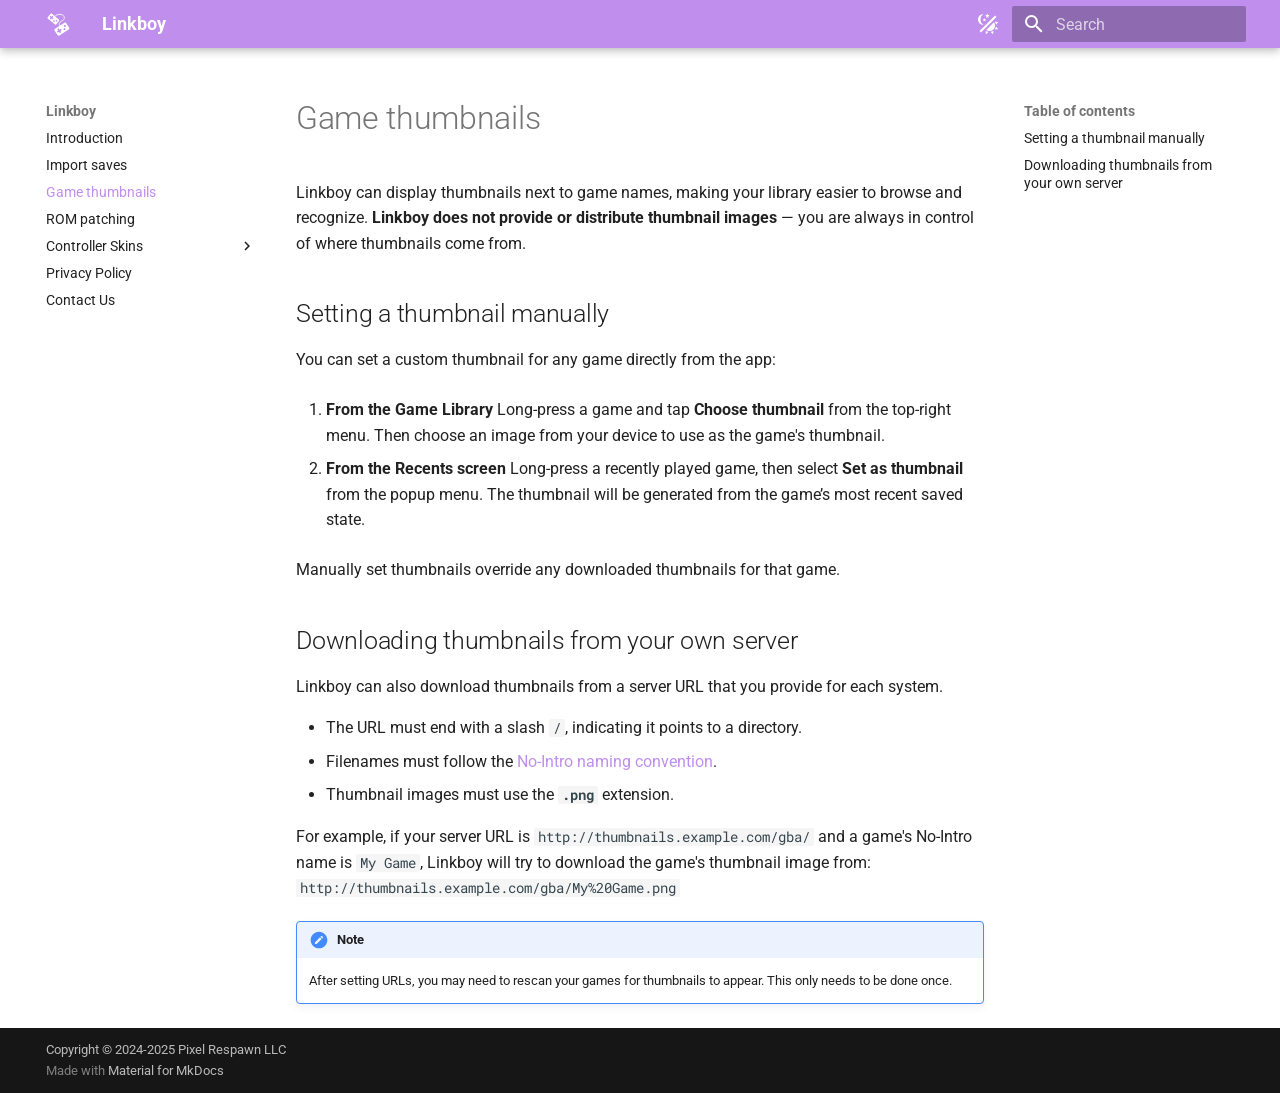
<file: game-thumbnails/index.html>
<!doctype html>
<html lang="en" class="no-js">
  <head>
    
      <meta charset="utf-8">
      <meta name="viewport" content="width=device-width,initial-scale=1">
      
      
      
        <link rel="canonical" href="https://www.pixelrespawn.com/game-thumbnails/">
      
      
        <link rel="prev" href="../import-saves/">
      
      
        <link rel="next" href="../rom-patching/">
      
      
        
      
      
      <link rel="icon" href="../images/favicon.png">
      <meta name="generator" content="mkdocs-1.6.1, mkdocs-material-9.7.7">
    
    
      
        <title>Game thumbnails - Linkboy</title>
      
    
    
      <link rel="stylesheet" href="../assets/stylesheets/main.ec1eaa64.min.css">
      
        
        <link rel="stylesheet" href="../assets/stylesheets/palette.ab4e12ef.min.css">
      
      


    
    
      
    
    
      
        
        
        <link rel="preconnect" href="https://fonts.gstatic.com" crossorigin>
        <link rel="stylesheet" href="https://fonts.googleapis.com/css?family=Roboto:300,300i,400,400i,700,700i%7CRoboto+Mono:400,400i,700,700i&display=fallback">
        <style>:root{--md-text-font:"Roboto";--md-code-font:"Roboto Mono"}</style>
      
    
    
      <link rel="stylesheet" href="../stylesheets/extra.css">
    
    <script>__md_scope=new URL("..",location),__md_hash=e=>[...e].reduce(((e,_)=>(e<<5)-e+_.charCodeAt(0)),0),__md_get=(e,_=localStorage,t=__md_scope)=>JSON.parse(_.getItem(t.pathname+"."+e)),__md_set=(e,_,t=localStorage,a=__md_scope)=>{try{t.setItem(a.pathname+"."+e,JSON.stringify(_))}catch(e){}}</script>
    
      

    
    
  </head>
  
  
    
    
      
    
    
    
    
    <body dir="ltr" data-md-color-scheme="default" data-md-color-primary="indigo" data-md-color-accent="indigo">
  
    
    <input class="md-toggle" data-md-toggle="drawer" type="checkbox" id="__drawer" autocomplete="off">
    <input class="md-toggle" data-md-toggle="search" type="checkbox" id="__search" autocomplete="off">
    <label class="md-overlay" for="__drawer"></label>
    <div data-md-component="skip">
      
        
        <a href="#game-thumbnails" class="md-skip">
          Skip to content
        </a>
      
    </div>
    <div data-md-component="announce">
      
    </div>
    
    
      

  

<header class="md-header md-header--shadow" data-md-component="header">
  <nav class="md-header__inner md-grid" aria-label="Header">
    <a href=".." title="Linkboy" class="md-header__button md-logo" aria-label="Linkboy" data-md-component="logo">
      
  <img src="../images/linkboy-icon.svg" alt="logo">

    </a>
    <label class="md-header__button md-icon" for="__drawer">
      
      <svg xmlns="http://www.w3.org/2000/svg" viewBox="0 0 24 24"><path d="M3 6h18v2H3zm0 5h18v2H3zm0 5h18v2H3z"/></svg>
    </label>
    <div class="md-header__title" data-md-component="header-title">
      <div class="md-header__ellipsis">
        <div class="md-header__topic">
          <span class="md-ellipsis">
            Linkboy
          </span>
        </div>
        <div class="md-header__topic" data-md-component="header-topic">
          <span class="md-ellipsis">
            
              Game thumbnails
            
          </span>
        </div>
      </div>
    </div>
    
      
        <form class="md-header__option" data-md-component="palette">
  
    
    
    
    <input class="md-option" data-md-color-media="(prefers-color-scheme)" data-md-color-scheme="default" data-md-color-primary="indigo" data-md-color-accent="indigo"  aria-label="Switch to light mode"  type="radio" name="__palette" id="__palette_0">
    
      <label class="md-header__button md-icon" title="Switch to light mode" for="__palette_1" hidden>
        <svg xmlns="http://www.w3.org/2000/svg" viewBox="0 0 24 24"><path d="M7.5 2c-1.79 1.15-3 3.18-3 5.5s1.21 4.35 3.03 5.5C4.46 13 2 10.54 2 7.5A5.5 5.5 0 0 1 7.5 2m11.57 1.5 1.43 1.43L4.93 20.5 3.5 19.07zm-6.18 2.43L11.41 5 9.97 6l.42-1.7L9 3.24l1.75-.12.58-1.65L12 3.1l1.73.03-1.35 1.13zm-3.3 3.61-1.16-.73-1.12.78.34-1.32-1.09-.83 1.36-.09.45-1.29.51 1.27 1.36.03-1.05.87zM19 13.5a5.5 5.5 0 0 1-5.5 5.5c-1.22 0-2.35-.4-3.26-1.07l7.69-7.69c.67.91 1.07 2.04 1.07 3.26m-4.4 6.58 2.77-1.15-.24 3.35zm4.33-2.7 1.15-2.77 2.2 2.54zm1.15-4.96-1.14-2.78 3.34.24zM9.63 18.93l2.77 1.15-2.53 2.19z"/></svg>
      </label>
    
  
    
    
    
    <input class="md-option" data-md-color-media="(prefers-color-scheme: light)" data-md-color-scheme="default" data-md-color-primary="custom" data-md-color-accent="custom"  aria-label="Switch to dark mode"  type="radio" name="__palette" id="__palette_1">
    
      <label class="md-header__button md-icon" title="Switch to dark mode" for="__palette_2" hidden>
        <svg xmlns="http://www.w3.org/2000/svg" viewBox="0 0 24 24"><path d="m3.55 19.09 1.41 1.41 1.8-1.79-1.42-1.42M12 6c-3.31 0-6 2.69-6 6s2.69 6 6 6 6-2.69 6-6c0-3.32-2.69-6-6-6m8 7h3v-2h-3m-2.76 7.71 1.8 1.79 1.41-1.41-1.79-1.8M20.45 5l-1.41-1.4-1.8 1.79 1.42 1.42M13 1h-2v3h2M6.76 5.39 4.96 3.6 3.55 5l1.79 1.81zM1 13h3v-2H1m12 9h-2v3h2"/></svg>
      </label>
    
  
    
    
    
    <input class="md-option" data-md-color-media="(prefers-color-scheme: dark)" data-md-color-scheme="slate" data-md-color-primary="custom" data-md-color-accent="custom"  aria-label="Switch to system preference"  type="radio" name="__palette" id="__palette_2">
    
      <label class="md-header__button md-icon" title="Switch to system preference" for="__palette_0" hidden>
        <svg xmlns="http://www.w3.org/2000/svg" viewBox="0 0 24 24"><path d="M9 2c-1.05 0-2.05.16-3 .46 4.06 1.27 7 5.04 7 9.54s-2.94 8.27-7 9.54c.95.3 1.95.46 3 .46a10 10 0 0 0 10-10A10 10 0 0 0 9 2"/></svg>
      </label>
    
  
</form>
      
    
    
      <script>var palette=__md_get("__palette");if(palette&&palette.color){if("(prefers-color-scheme)"===palette.color.media){var media=matchMedia("(prefers-color-scheme: light)"),input=document.querySelector(media.matches?"[data-md-color-media='(prefers-color-scheme: light)']":"[data-md-color-media='(prefers-color-scheme: dark)']");palette.color.media=input.getAttribute("data-md-color-media"),palette.color.scheme=input.getAttribute("data-md-color-scheme"),palette.color.primary=input.getAttribute("data-md-color-primary"),palette.color.accent=input.getAttribute("data-md-color-accent")}for(var[key,value]of Object.entries(palette.color))document.body.setAttribute("data-md-color-"+key,value)}</script>
    
    
    
      
      
        <label class="md-header__button md-icon" for="__search">
          
          <svg xmlns="http://www.w3.org/2000/svg" viewBox="0 0 24 24"><path d="M9.5 3A6.5 6.5 0 0 1 16 9.5c0 1.61-.59 3.09-1.56 4.23l.27.27h.79l5 5-1.5 1.5-5-5v-.79l-.27-.27A6.52 6.52 0 0 1 9.5 16 6.5 6.5 0 0 1 3 9.5 6.5 6.5 0 0 1 9.5 3m0 2C7 5 5 7 5 9.5S7 14 9.5 14 14 12 14 9.5 12 5 9.5 5"/></svg>
        </label>
        <div class="md-search" data-md-component="search" role="dialog">
  <label class="md-search__overlay" for="__search"></label>
  <div class="md-search__inner" role="search">
    <form class="md-search__form" name="search">
      <input type="text" class="md-search__input" name="query" aria-label="Search" placeholder="Search" autocapitalize="off" autocorrect="off" autocomplete="off" spellcheck="false" data-md-component="search-query" required>
      <label class="md-search__icon md-icon" for="__search">
        
        <svg xmlns="http://www.w3.org/2000/svg" viewBox="0 0 24 24"><path d="M9.5 3A6.5 6.5 0 0 1 16 9.5c0 1.61-.59 3.09-1.56 4.23l.27.27h.79l5 5-1.5 1.5-5-5v-.79l-.27-.27A6.52 6.52 0 0 1 9.5 16 6.5 6.5 0 0 1 3 9.5 6.5 6.5 0 0 1 9.5 3m0 2C7 5 5 7 5 9.5S7 14 9.5 14 14 12 14 9.5 12 5 9.5 5"/></svg>
        
        <svg xmlns="http://www.w3.org/2000/svg" viewBox="0 0 24 24"><path d="M20 11v2H8l5.5 5.5-1.42 1.42L4.16 12l7.92-7.92L13.5 5.5 8 11z"/></svg>
      </label>
      <nav class="md-search__options" aria-label="Search">
        
        <button type="reset" class="md-search__icon md-icon" title="Clear" aria-label="Clear" tabindex="-1">
          
          <svg xmlns="http://www.w3.org/2000/svg" viewBox="0 0 24 24"><path d="M19 6.41 17.59 5 12 10.59 6.41 5 5 6.41 10.59 12 5 17.59 6.41 19 12 13.41 17.59 19 19 17.59 13.41 12z"/></svg>
        </button>
      </nav>
      
    </form>
    <div class="md-search__output">
      <div class="md-search__scrollwrap" tabindex="0" data-md-scrollfix>
        <div class="md-search-result" data-md-component="search-result">
          <div class="md-search-result__meta">
            Initializing search
          </div>
          <ol class="md-search-result__list" role="presentation"></ol>
        </div>
      </div>
    </div>
  </div>
</div>
      
    
    
  </nav>
  
</header>
    
    <div class="md-container" data-md-component="container">
      
      
        
          
        
      
      <main class="md-main" data-md-component="main">
        <div class="md-main__inner md-grid">
          
            
              
              <div class="md-sidebar md-sidebar--primary" data-md-component="sidebar" data-md-type="navigation" >
                <div class="md-sidebar__scrollwrap">
                  <div class="md-sidebar__inner">
                    



<nav class="md-nav md-nav--primary" aria-label="Navigation" data-md-level="0">
  <label class="md-nav__title" for="__drawer">
    <a href=".." title="Linkboy" class="md-nav__button md-logo" aria-label="Linkboy" data-md-component="logo">
      
  <img src="../images/linkboy-icon.svg" alt="logo">

    </a>
    Linkboy
  </label>
  
  <ul class="md-nav__list" data-md-scrollfix>
    
      
      
  
  
  
  
    <li class="md-nav__item">
      <a href=".." class="md-nav__link">
        
  
  
  <span class="md-ellipsis">
    
  
    Introduction
  

    
  </span>
  
  

      </a>
    </li>
  

    
      
      
  
  
  
  
    <li class="md-nav__item">
      <a href="../import-saves/" class="md-nav__link">
        
  
  
  <span class="md-ellipsis">
    
  
    Import saves
  

    
  </span>
  
  

      </a>
    </li>
  

    
      
      
  
  
    
  
  
  
    <li class="md-nav__item md-nav__item--active">
      
      <input class="md-nav__toggle md-toggle" type="checkbox" id="__toc">
      
      
        
      
      
        <label class="md-nav__link md-nav__link--active" for="__toc">
          
  
  
  <span class="md-ellipsis">
    
  
    Game thumbnails
  

    
  </span>
  
  

          <span class="md-nav__icon md-icon"></span>
        </label>
      
      <a href="./" class="md-nav__link md-nav__link--active">
        
  
  
  <span class="md-ellipsis">
    
  
    Game thumbnails
  

    
  </span>
  
  

      </a>
      
        

<nav class="md-nav md-nav--secondary" aria-label="Table of contents">
  
  
  
    
  
  
    <label class="md-nav__title" for="__toc">
      <span class="md-nav__icon md-icon"></span>
      Table of contents
    </label>
    <ul class="md-nav__list" data-md-component="toc" data-md-scrollfix>
      
        <li class="md-nav__item">
  <a href="#setting-a-thumbnail-manually" class="md-nav__link">
    <span class="md-ellipsis">
      
        Setting a thumbnail manually
      
    </span>
  </a>
  
</li>
      
        <li class="md-nav__item">
  <a href="#downloading-thumbnails-from-your-own-server" class="md-nav__link">
    <span class="md-ellipsis">
      
        Downloading thumbnails from your own server
      
    </span>
  </a>
  
</li>
      
    </ul>
  
</nav>
      
    </li>
  

    
      
      
  
  
  
  
    <li class="md-nav__item">
      <a href="../rom-patching/" class="md-nav__link">
        
  
  
  <span class="md-ellipsis">
    
  
    ROM patching
  

    
  </span>
  
  

      </a>
    </li>
  

    
      
      
  
  
  
  
    
    
    
    
    
    <li class="md-nav__item md-nav__item--nested">
      
        
        
        <input class="md-nav__toggle md-toggle " type="checkbox" id="__nav_5" >
        
          
          <label class="md-nav__link" for="__nav_5" id="__nav_5_label" tabindex="0">
            
  
  
  <span class="md-ellipsis">
    
  
    Controller Skins
  

    
  </span>
  
  

            <span class="md-nav__icon md-icon"></span>
          </label>
        
        <nav class="md-nav" data-md-level="1" aria-labelledby="__nav_5_label" aria-expanded="false">
          <label class="md-nav__title" for="__nav_5">
            <span class="md-nav__icon md-icon"></span>
            
  
    Controller Skins
  

          </label>
          <ul class="md-nav__list" data-md-scrollfix>
            
              
                
  
  
  
  
    <li class="md-nav__item">
      <a href="../skins/" class="md-nav__link">
        
  
  
  <span class="md-ellipsis">
    
  
    Download skins
  

    
  </span>
  
  

      </a>
    </li>
  

              
            
              
                
  
  
  
  
    <li class="md-nav__item">
      <a href="../using-skins/" class="md-nav__link">
        
  
  
  <span class="md-ellipsis">
    
  
    Using skins
  

    
  </span>
  
  

      </a>
    </li>
  

              
            
              
                
  
  
  
  
    <li class="md-nav__item">
      <a href="../creating-skins/" class="md-nav__link">
        
  
  
  <span class="md-ellipsis">
    
  
    Creating skins
  

    
  </span>
  
  

      </a>
    </li>
  

              
            
              
                
  
  
  
  
    <li class="md-nav__item">
      <a href="../skin-spec/" class="md-nav__link">
        
  
  
  <span class="md-ellipsis">
    
  
    Skin specification
  

    
  </span>
  
  

      </a>
    </li>
  

              
            
          </ul>
        </nav>
      
    </li>
  

    
      
      
  
  
  
  
    <li class="md-nav__item">
      <a href="../privacy-policy/" class="md-nav__link">
        
  
  
  <span class="md-ellipsis">
    
  
    Privacy Policy
  

    
  </span>
  
  

      </a>
    </li>
  

    
      
      
  
  
  
  
    <li class="md-nav__item">
      <a href="../contact/" class="md-nav__link">
        
  
  
  <span class="md-ellipsis">
    
  
    Contact Us
  

    
  </span>
  
  

      </a>
    </li>
  

    
  </ul>
</nav>
                  </div>
                </div>
              </div>
            
            
              
              <div class="md-sidebar md-sidebar--secondary" data-md-component="sidebar" data-md-type="toc" >
                <div class="md-sidebar__scrollwrap">
                  <div class="md-sidebar__inner">
                    

<nav class="md-nav md-nav--secondary" aria-label="Table of contents">
  
  
  
    
  
  
    <label class="md-nav__title" for="__toc">
      <span class="md-nav__icon md-icon"></span>
      Table of contents
    </label>
    <ul class="md-nav__list" data-md-component="toc" data-md-scrollfix>
      
        <li class="md-nav__item">
  <a href="#setting-a-thumbnail-manually" class="md-nav__link">
    <span class="md-ellipsis">
      
        Setting a thumbnail manually
      
    </span>
  </a>
  
</li>
      
        <li class="md-nav__item">
  <a href="#downloading-thumbnails-from-your-own-server" class="md-nav__link">
    <span class="md-ellipsis">
      
        Downloading thumbnails from your own server
      
    </span>
  </a>
  
</li>
      
    </ul>
  
</nav>
                  </div>
                </div>
              </div>
            
          
          
            <div class="md-content" data-md-component="content">
              
              <article class="md-content__inner md-typeset">
                
                  



<h1 id="game-thumbnails">Game thumbnails</h1>
<p>Linkboy can display thumbnails next to game names, making your library easier to browse and recognize. <strong>Linkboy does not provide or distribute thumbnail images</strong> — you are always in control of where thumbnails come from.</p>
<h2 id="setting-a-thumbnail-manually">Setting a thumbnail manually</h2>
<p>You can set a custom thumbnail for any game directly from the app:</p>
<ol>
<li>
<p><strong>From the Game Library</strong>
   Long-press a game and tap <strong>Choose thumbnail</strong> from the top-right menu.
   Then choose an image from your device to use as the game's thumbnail.</p>
</li>
<li>
<p><strong>From the Recents screen</strong>
   Long-press a recently played game, then select <strong>Set as thumbnail</strong> from the popup menu.
   The thumbnail will be generated from the game’s most recent saved state.</p>
</li>
</ol>
<p>Manually set thumbnails override any downloaded thumbnails for that game.</p>
<h2 id="downloading-thumbnails-from-your-own-server">Downloading thumbnails from your own server</h2>
<p>Linkboy can also download thumbnails from a server URL that you provide for each system.</p>
<ul>
<li>The URL must end with a slash <code>/</code>, indicating it points to a directory.</li>
<li>Filenames must follow the <a href="https://wiki.no-intro.org/index.php?title=Naming_Convention">No-Intro naming convention</a>.</li>
<li>Thumbnail images must use the <strong><code>.png</code></strong> extension.</li>
</ul>
<p>For example, if your server URL is <code>http://thumbnails.example.com/gba/</code> and a game's No-Intro name is <code>My Game</code>, Linkboy will try to download the game's thumbnail image from:<br />
<code>http://thumbnails.example.com/gba/My%20Game.png</code></p>
<div class="admonition note">
<p class="admonition-title">Note</p>
<p>After setting URLs, you may need to rescan your games for thumbnails to appear. This only needs to be done once.</p>
</div>












                
              </article>
            </div>
          
          
<script>var target=document.getElementById(location.hash.slice(1));target&&target.name&&(target.checked=target.name.startsWith("__tabbed_"))</script>
        </div>
        
      </main>
      
        <footer class="md-footer">
  
  <div class="md-footer-meta md-typeset">
    <div class="md-footer-meta__inner md-grid">
      <div class="md-copyright">
  
    <div class="md-copyright__highlight">
      Copyright &copy; 2024-2025 Pixel Respawn LLC
    </div>
  
  
    Made with
    <a href="https://squidfunk.github.io/mkdocs-material/" target="_blank" rel="noopener">
      Material for MkDocs
    </a>
  
</div>
      
    </div>
  </div>
</footer>
      
    </div>
    <div class="md-dialog" data-md-component="dialog">
      <div class="md-dialog__inner md-typeset"></div>
    </div>
    
    
    
      
      
      <script id="__config" type="application/json">{"annotate": null, "base": "..", "features": [], "search": "../assets/javascripts/workers/search.2c215733.min.js", "tags": null, "translations": {"clipboard.copied": "Copied to clipboard", "clipboard.copy": "Copy to clipboard", "search.result.more.one": "1 more on this page", "search.result.more.other": "# more on this page", "search.result.none": "No matching documents", "search.result.one": "1 matching document", "search.result.other": "# matching documents", "search.result.placeholder": "Type to start searching", "search.result.term.missing": "Missing", "select.version": "Select version"}, "version": null}</script>
    
    
      <script src="../assets/javascripts/bundle.d7400e89.min.js"></script>
      
    
  </body>
</html>
</file>
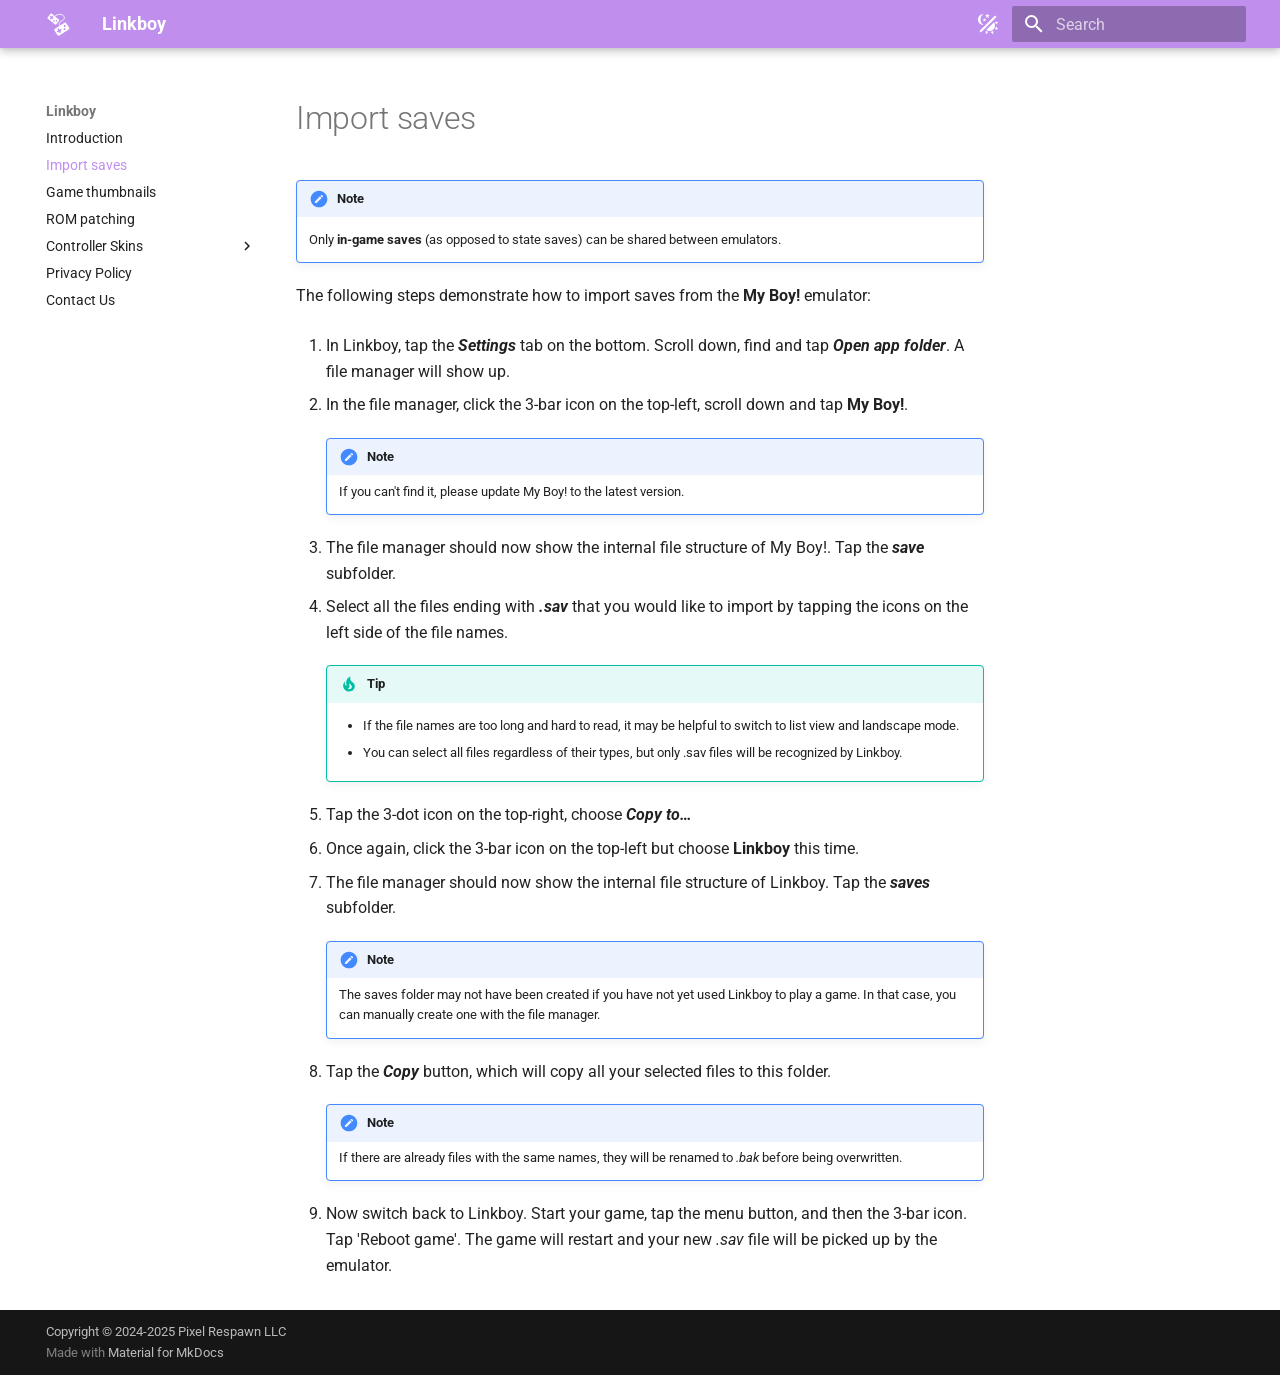
<file: import-saves/index.html>
<!doctype html>
<html lang="en" class="no-js">
  <head>
    
      <meta charset="utf-8">
      <meta name="viewport" content="width=device-width,initial-scale=1">
      
      
      
        <link rel="canonical" href="https://www.pixelrespawn.com/import-saves/">
      
      
        <link rel="prev" href="..">
      
      
        <link rel="next" href="../game-thumbnails/">
      
      
        
      
      
      <link rel="icon" href="../images/favicon.png">
      <meta name="generator" content="mkdocs-1.6.1, mkdocs-material-9.7.7">
    
    
      
        <title>Import saves - Linkboy</title>
      
    
    
      <link rel="stylesheet" href="../assets/stylesheets/main.ec1eaa64.min.css">
      
        
        <link rel="stylesheet" href="../assets/stylesheets/palette.ab4e12ef.min.css">
      
      


    
    
      
    
    
      
        
        
        <link rel="preconnect" href="https://fonts.gstatic.com" crossorigin>
        <link rel="stylesheet" href="https://fonts.googleapis.com/css?family=Roboto:300,300i,400,400i,700,700i%7CRoboto+Mono:400,400i,700,700i&display=fallback">
        <style>:root{--md-text-font:"Roboto";--md-code-font:"Roboto Mono"}</style>
      
    
    
      <link rel="stylesheet" href="../stylesheets/extra.css">
    
    <script>__md_scope=new URL("..",location),__md_hash=e=>[...e].reduce(((e,_)=>(e<<5)-e+_.charCodeAt(0)),0),__md_get=(e,_=localStorage,t=__md_scope)=>JSON.parse(_.getItem(t.pathname+"."+e)),__md_set=(e,_,t=localStorage,a=__md_scope)=>{try{t.setItem(a.pathname+"."+e,JSON.stringify(_))}catch(e){}}</script>
    
      

    
    
  </head>
  
  
    
    
      
    
    
    
    
    <body dir="ltr" data-md-color-scheme="default" data-md-color-primary="indigo" data-md-color-accent="indigo">
  
    
    <input class="md-toggle" data-md-toggle="drawer" type="checkbox" id="__drawer" autocomplete="off">
    <input class="md-toggle" data-md-toggle="search" type="checkbox" id="__search" autocomplete="off">
    <label class="md-overlay" for="__drawer"></label>
    <div data-md-component="skip">
      
        
        <a href="#import-saves" class="md-skip">
          Skip to content
        </a>
      
    </div>
    <div data-md-component="announce">
      
    </div>
    
    
      

  

<header class="md-header md-header--shadow" data-md-component="header">
  <nav class="md-header__inner md-grid" aria-label="Header">
    <a href=".." title="Linkboy" class="md-header__button md-logo" aria-label="Linkboy" data-md-component="logo">
      
  <img src="../images/linkboy-icon.svg" alt="logo">

    </a>
    <label class="md-header__button md-icon" for="__drawer">
      
      <svg xmlns="http://www.w3.org/2000/svg" viewBox="0 0 24 24"><path d="M3 6h18v2H3zm0 5h18v2H3zm0 5h18v2H3z"/></svg>
    </label>
    <div class="md-header__title" data-md-component="header-title">
      <div class="md-header__ellipsis">
        <div class="md-header__topic">
          <span class="md-ellipsis">
            Linkboy
          </span>
        </div>
        <div class="md-header__topic" data-md-component="header-topic">
          <span class="md-ellipsis">
            
              Import saves
            
          </span>
        </div>
      </div>
    </div>
    
      
        <form class="md-header__option" data-md-component="palette">
  
    
    
    
    <input class="md-option" data-md-color-media="(prefers-color-scheme)" data-md-color-scheme="default" data-md-color-primary="indigo" data-md-color-accent="indigo"  aria-label="Switch to light mode"  type="radio" name="__palette" id="__palette_0">
    
      <label class="md-header__button md-icon" title="Switch to light mode" for="__palette_1" hidden>
        <svg xmlns="http://www.w3.org/2000/svg" viewBox="0 0 24 24"><path d="M7.5 2c-1.79 1.15-3 3.18-3 5.5s1.21 4.35 3.03 5.5C4.46 13 2 10.54 2 7.5A5.5 5.5 0 0 1 7.5 2m11.57 1.5 1.43 1.43L4.93 20.5 3.5 19.07zm-6.18 2.43L11.41 5 9.97 6l.42-1.7L9 3.24l1.75-.12.58-1.65L12 3.1l1.73.03-1.35 1.13zm-3.3 3.61-1.16-.73-1.12.78.34-1.32-1.09-.83 1.36-.09.45-1.29.51 1.27 1.36.03-1.05.87zM19 13.5a5.5 5.5 0 0 1-5.5 5.5c-1.22 0-2.35-.4-3.26-1.07l7.69-7.69c.67.91 1.07 2.04 1.07 3.26m-4.4 6.58 2.77-1.15-.24 3.35zm4.33-2.7 1.15-2.77 2.2 2.54zm1.15-4.96-1.14-2.78 3.34.24zM9.63 18.93l2.77 1.15-2.53 2.19z"/></svg>
      </label>
    
  
    
    
    
    <input class="md-option" data-md-color-media="(prefers-color-scheme: light)" data-md-color-scheme="default" data-md-color-primary="custom" data-md-color-accent="custom"  aria-label="Switch to dark mode"  type="radio" name="__palette" id="__palette_1">
    
      <label class="md-header__button md-icon" title="Switch to dark mode" for="__palette_2" hidden>
        <svg xmlns="http://www.w3.org/2000/svg" viewBox="0 0 24 24"><path d="m3.55 19.09 1.41 1.41 1.8-1.79-1.42-1.42M12 6c-3.31 0-6 2.69-6 6s2.69 6 6 6 6-2.69 6-6c0-3.32-2.69-6-6-6m8 7h3v-2h-3m-2.76 7.71 1.8 1.79 1.41-1.41-1.79-1.8M20.45 5l-1.41-1.4-1.8 1.79 1.42 1.42M13 1h-2v3h2M6.76 5.39 4.96 3.6 3.55 5l1.79 1.81zM1 13h3v-2H1m12 9h-2v3h2"/></svg>
      </label>
    
  
    
    
    
    <input class="md-option" data-md-color-media="(prefers-color-scheme: dark)" data-md-color-scheme="slate" data-md-color-primary="custom" data-md-color-accent="custom"  aria-label="Switch to system preference"  type="radio" name="__palette" id="__palette_2">
    
      <label class="md-header__button md-icon" title="Switch to system preference" for="__palette_0" hidden>
        <svg xmlns="http://www.w3.org/2000/svg" viewBox="0 0 24 24"><path d="M9 2c-1.05 0-2.05.16-3 .46 4.06 1.27 7 5.04 7 9.54s-2.94 8.27-7 9.54c.95.3 1.95.46 3 .46a10 10 0 0 0 10-10A10 10 0 0 0 9 2"/></svg>
      </label>
    
  
</form>
      
    
    
      <script>var palette=__md_get("__palette");if(palette&&palette.color){if("(prefers-color-scheme)"===palette.color.media){var media=matchMedia("(prefers-color-scheme: light)"),input=document.querySelector(media.matches?"[data-md-color-media='(prefers-color-scheme: light)']":"[data-md-color-media='(prefers-color-scheme: dark)']");palette.color.media=input.getAttribute("data-md-color-media"),palette.color.scheme=input.getAttribute("data-md-color-scheme"),palette.color.primary=input.getAttribute("data-md-color-primary"),palette.color.accent=input.getAttribute("data-md-color-accent")}for(var[key,value]of Object.entries(palette.color))document.body.setAttribute("data-md-color-"+key,value)}</script>
    
    
    
      
      
        <label class="md-header__button md-icon" for="__search">
          
          <svg xmlns="http://www.w3.org/2000/svg" viewBox="0 0 24 24"><path d="M9.5 3A6.5 6.5 0 0 1 16 9.5c0 1.61-.59 3.09-1.56 4.23l.27.27h.79l5 5-1.5 1.5-5-5v-.79l-.27-.27A6.52 6.52 0 0 1 9.5 16 6.5 6.5 0 0 1 3 9.5 6.5 6.5 0 0 1 9.5 3m0 2C7 5 5 7 5 9.5S7 14 9.5 14 14 12 14 9.5 12 5 9.5 5"/></svg>
        </label>
        <div class="md-search" data-md-component="search" role="dialog">
  <label class="md-search__overlay" for="__search"></label>
  <div class="md-search__inner" role="search">
    <form class="md-search__form" name="search">
      <input type="text" class="md-search__input" name="query" aria-label="Search" placeholder="Search" autocapitalize="off" autocorrect="off" autocomplete="off" spellcheck="false" data-md-component="search-query" required>
      <label class="md-search__icon md-icon" for="__search">
        
        <svg xmlns="http://www.w3.org/2000/svg" viewBox="0 0 24 24"><path d="M9.5 3A6.5 6.5 0 0 1 16 9.5c0 1.61-.59 3.09-1.56 4.23l.27.27h.79l5 5-1.5 1.5-5-5v-.79l-.27-.27A6.52 6.52 0 0 1 9.5 16 6.5 6.5 0 0 1 3 9.5 6.5 6.5 0 0 1 9.5 3m0 2C7 5 5 7 5 9.5S7 14 9.5 14 14 12 14 9.5 12 5 9.5 5"/></svg>
        
        <svg xmlns="http://www.w3.org/2000/svg" viewBox="0 0 24 24"><path d="M20 11v2H8l5.5 5.5-1.42 1.42L4.16 12l7.92-7.92L13.5 5.5 8 11z"/></svg>
      </label>
      <nav class="md-search__options" aria-label="Search">
        
        <button type="reset" class="md-search__icon md-icon" title="Clear" aria-label="Clear" tabindex="-1">
          
          <svg xmlns="http://www.w3.org/2000/svg" viewBox="0 0 24 24"><path d="M19 6.41 17.59 5 12 10.59 6.41 5 5 6.41 10.59 12 5 17.59 6.41 19 12 13.41 17.59 19 19 17.59 13.41 12z"/></svg>
        </button>
      </nav>
      
    </form>
    <div class="md-search__output">
      <div class="md-search__scrollwrap" tabindex="0" data-md-scrollfix>
        <div class="md-search-result" data-md-component="search-result">
          <div class="md-search-result__meta">
            Initializing search
          </div>
          <ol class="md-search-result__list" role="presentation"></ol>
        </div>
      </div>
    </div>
  </div>
</div>
      
    
    
  </nav>
  
</header>
    
    <div class="md-container" data-md-component="container">
      
      
        
          
        
      
      <main class="md-main" data-md-component="main">
        <div class="md-main__inner md-grid">
          
            
              
              <div class="md-sidebar md-sidebar--primary" data-md-component="sidebar" data-md-type="navigation" >
                <div class="md-sidebar__scrollwrap">
                  <div class="md-sidebar__inner">
                    



<nav class="md-nav md-nav--primary" aria-label="Navigation" data-md-level="0">
  <label class="md-nav__title" for="__drawer">
    <a href=".." title="Linkboy" class="md-nav__button md-logo" aria-label="Linkboy" data-md-component="logo">
      
  <img src="../images/linkboy-icon.svg" alt="logo">

    </a>
    Linkboy
  </label>
  
  <ul class="md-nav__list" data-md-scrollfix>
    
      
      
  
  
  
  
    <li class="md-nav__item">
      <a href=".." class="md-nav__link">
        
  
  
  <span class="md-ellipsis">
    
  
    Introduction
  

    
  </span>
  
  

      </a>
    </li>
  

    
      
      
  
  
    
  
  
  
    <li class="md-nav__item md-nav__item--active">
      
      <input class="md-nav__toggle md-toggle" type="checkbox" id="__toc">
      
      
        
      
      
      <a href="./" class="md-nav__link md-nav__link--active">
        
  
  
  <span class="md-ellipsis">
    
  
    Import saves
  

    
  </span>
  
  

      </a>
      
    </li>
  

    
      
      
  
  
  
  
    <li class="md-nav__item">
      <a href="../game-thumbnails/" class="md-nav__link">
        
  
  
  <span class="md-ellipsis">
    
  
    Game thumbnails
  

    
  </span>
  
  

      </a>
    </li>
  

    
      
      
  
  
  
  
    <li class="md-nav__item">
      <a href="../rom-patching/" class="md-nav__link">
        
  
  
  <span class="md-ellipsis">
    
  
    ROM patching
  

    
  </span>
  
  

      </a>
    </li>
  

    
      
      
  
  
  
  
    
    
    
    
    
    <li class="md-nav__item md-nav__item--nested">
      
        
        
        <input class="md-nav__toggle md-toggle " type="checkbox" id="__nav_5" >
        
          
          <label class="md-nav__link" for="__nav_5" id="__nav_5_label" tabindex="0">
            
  
  
  <span class="md-ellipsis">
    
  
    Controller Skins
  

    
  </span>
  
  

            <span class="md-nav__icon md-icon"></span>
          </label>
        
        <nav class="md-nav" data-md-level="1" aria-labelledby="__nav_5_label" aria-expanded="false">
          <label class="md-nav__title" for="__nav_5">
            <span class="md-nav__icon md-icon"></span>
            
  
    Controller Skins
  

          </label>
          <ul class="md-nav__list" data-md-scrollfix>
            
              
                
  
  
  
  
    <li class="md-nav__item">
      <a href="../skins/" class="md-nav__link">
        
  
  
  <span class="md-ellipsis">
    
  
    Download skins
  

    
  </span>
  
  

      </a>
    </li>
  

              
            
              
                
  
  
  
  
    <li class="md-nav__item">
      <a href="../using-skins/" class="md-nav__link">
        
  
  
  <span class="md-ellipsis">
    
  
    Using skins
  

    
  </span>
  
  

      </a>
    </li>
  

              
            
              
                
  
  
  
  
    <li class="md-nav__item">
      <a href="../creating-skins/" class="md-nav__link">
        
  
  
  <span class="md-ellipsis">
    
  
    Creating skins
  

    
  </span>
  
  

      </a>
    </li>
  

              
            
              
                
  
  
  
  
    <li class="md-nav__item">
      <a href="../skin-spec/" class="md-nav__link">
        
  
  
  <span class="md-ellipsis">
    
  
    Skin specification
  

    
  </span>
  
  

      </a>
    </li>
  

              
            
          </ul>
        </nav>
      
    </li>
  

    
      
      
  
  
  
  
    <li class="md-nav__item">
      <a href="../privacy-policy/" class="md-nav__link">
        
  
  
  <span class="md-ellipsis">
    
  
    Privacy Policy
  

    
  </span>
  
  

      </a>
    </li>
  

    
      
      
  
  
  
  
    <li class="md-nav__item">
      <a href="../contact/" class="md-nav__link">
        
  
  
  <span class="md-ellipsis">
    
  
    Contact Us
  

    
  </span>
  
  

      </a>
    </li>
  

    
  </ul>
</nav>
                  </div>
                </div>
              </div>
            
            
              
              <div class="md-sidebar md-sidebar--secondary" data-md-component="sidebar" data-md-type="toc" >
                <div class="md-sidebar__scrollwrap">
                  <div class="md-sidebar__inner">
                    

<nav class="md-nav md-nav--secondary" aria-label="Table of contents">
  
  
  
    
  
  
</nav>
                  </div>
                </div>
              </div>
            
          
          
            <div class="md-content" data-md-component="content">
              
              <article class="md-content__inner md-typeset">
                
                  



<h1 id="import-saves">Import saves</h1>
<div class="admonition note">
<p class="admonition-title">Note</p>
<p>Only <strong>in-game saves</strong> (as opposed to state saves) can be shared between emulators.</p>
</div>
<p>The following steps demonstrate how to import saves from the <strong>My Boy!</strong> emulator:</p>
<ol>
<li>
<p>In Linkboy, tap the <strong><em>Settings</em></strong> tab on the bottom. Scroll down, find and tap <strong><em>Open app folder</em></strong>. A file manager will show up.</p>
</li>
<li>
<p>In the file manager, click the 3-bar icon on the top-left, scroll down and tap <strong>My Boy!</strong>.</p>
<div class="admonition note">
<p class="admonition-title">Note</p>
<p>If you can't find it, please update My Boy! to the latest version.</p>
</div>
</li>
<li>
<p>The file manager should now show the internal file structure of My Boy!. Tap the <strong><em>save</em></strong> subfolder.</p>
</li>
<li>
<p>Select all the files ending with <strong><em>.sav</em></strong> that you would like to import by tapping the icons on the left side of the file names.</p>
<div class="admonition tip">
<p class="admonition-title">Tip</p>
<ul>
<li>
<p>If the file names are too long and hard to read, it may be helpful to switch to list view and landscape mode.</p>
</li>
<li>
<p>You can select all files regardless of their types, but only .sav files will be recognized by Linkboy.</p>
</li>
</ul>
</div>
</li>
<li>
<p>Tap the 3-dot icon on the top-right, choose <strong><em>Copy to…</em></strong></p>
</li>
<li>
<p>Once again, click the 3-bar icon on the top-left but choose <strong>Linkboy</strong> this time.</p>
</li>
<li>
<p>The file manager should now show the internal file structure of Linkboy. Tap the <strong><em>saves</em></strong> subfolder.</p>
<div class="admonition note">
<p class="admonition-title">Note</p>
<p>The saves folder may not have been created if you have not yet used Linkboy to play a game. In that case, you can manually create one with the file manager.</p>
</div>
</li>
<li>
<p>Tap the <strong><em>Copy</em></strong> button, which will copy all your selected files to this folder.</p>
<div class="admonition note">
<p class="admonition-title">Note</p>
<p>If there are already files with the same names, they will be renamed to <em>.bak</em> before being overwritten.</p>
</div>
</li>
<li>
<p>Now switch back to Linkboy. Start your game, tap the menu button, and then the 3-bar icon. Tap 'Reboot game'. The game will restart and your new <em>.sav</em> file will be picked up by the emulator.</p>
</li>
</ol>












                
              </article>
            </div>
          
          
<script>var target=document.getElementById(location.hash.slice(1));target&&target.name&&(target.checked=target.name.startsWith("__tabbed_"))</script>
        </div>
        
      </main>
      
        <footer class="md-footer">
  
  <div class="md-footer-meta md-typeset">
    <div class="md-footer-meta__inner md-grid">
      <div class="md-copyright">
  
    <div class="md-copyright__highlight">
      Copyright &copy; 2024-2025 Pixel Respawn LLC
    </div>
  
  
    Made with
    <a href="https://squidfunk.github.io/mkdocs-material/" target="_blank" rel="noopener">
      Material for MkDocs
    </a>
  
</div>
      
    </div>
  </div>
</footer>
      
    </div>
    <div class="md-dialog" data-md-component="dialog">
      <div class="md-dialog__inner md-typeset"></div>
    </div>
    
    
    
      
      
      <script id="__config" type="application/json">{"annotate": null, "base": "..", "features": [], "search": "../assets/javascripts/workers/search.2c215733.min.js", "tags": null, "translations": {"clipboard.copied": "Copied to clipboard", "clipboard.copy": "Copy to clipboard", "search.result.more.one": "1 more on this page", "search.result.more.other": "# more on this page", "search.result.none": "No matching documents", "search.result.one": "1 matching document", "search.result.other": "# matching documents", "search.result.placeholder": "Type to start searching", "search.result.term.missing": "Missing", "select.version": "Select version"}, "version": null}</script>
    
    
      <script src="../assets/javascripts/bundle.d7400e89.min.js"></script>
      
    
  </body>
</html>
</file>
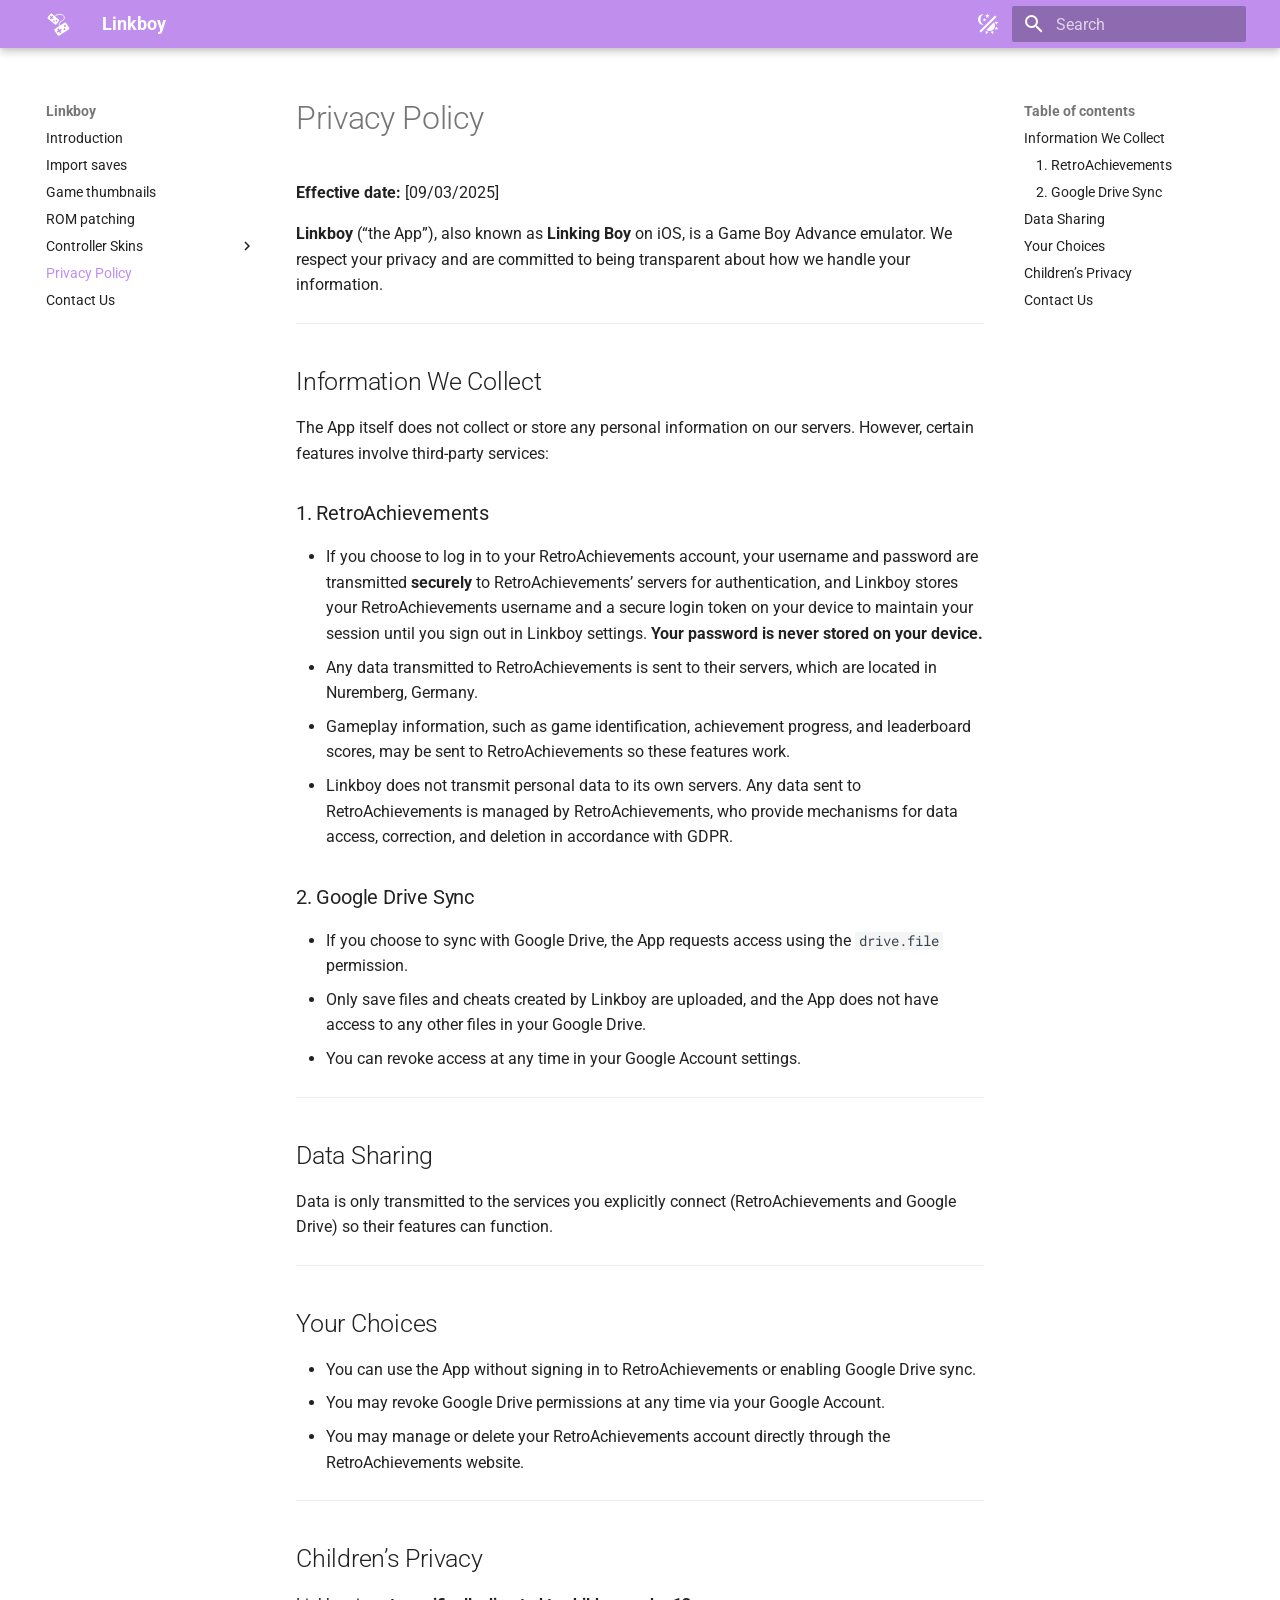
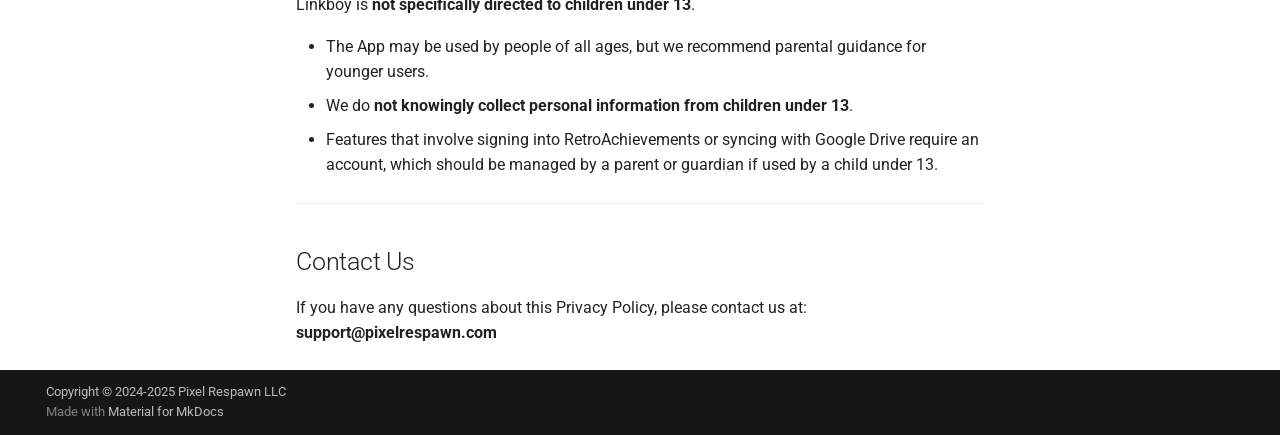
<file: privacy-policy/index.html>
<!doctype html>
<html lang="en" class="no-js">
  <head>
    
      <meta charset="utf-8">
      <meta name="viewport" content="width=device-width,initial-scale=1">
      
      
      
        <link rel="canonical" href="https://www.pixelrespawn.com/privacy-policy/">
      
      
        <link rel="prev" href="../skin-spec/">
      
      
        <link rel="next" href="../contact/">
      
      
        
      
      
      <link rel="icon" href="../images/favicon.png">
      <meta name="generator" content="mkdocs-1.6.1, mkdocs-material-9.7.7">
    
    
      
        <title>Privacy Policy - Linkboy</title>
      
    
    
      <link rel="stylesheet" href="../assets/stylesheets/main.ec1eaa64.min.css">
      
        
        <link rel="stylesheet" href="../assets/stylesheets/palette.ab4e12ef.min.css">
      
      


    
    
      
    
    
      
        
        
        <link rel="preconnect" href="https://fonts.gstatic.com" crossorigin>
        <link rel="stylesheet" href="https://fonts.googleapis.com/css?family=Roboto:300,300i,400,400i,700,700i%7CRoboto+Mono:400,400i,700,700i&display=fallback">
        <style>:root{--md-text-font:"Roboto";--md-code-font:"Roboto Mono"}</style>
      
    
    
      <link rel="stylesheet" href="../stylesheets/extra.css">
    
    <script>__md_scope=new URL("..",location),__md_hash=e=>[...e].reduce(((e,_)=>(e<<5)-e+_.charCodeAt(0)),0),__md_get=(e,_=localStorage,t=__md_scope)=>JSON.parse(_.getItem(t.pathname+"."+e)),__md_set=(e,_,t=localStorage,a=__md_scope)=>{try{t.setItem(a.pathname+"."+e,JSON.stringify(_))}catch(e){}}</script>
    
      

    
    
  </head>
  
  
    
    
      
    
    
    
    
    <body dir="ltr" data-md-color-scheme="default" data-md-color-primary="indigo" data-md-color-accent="indigo">
  
    
    <input class="md-toggle" data-md-toggle="drawer" type="checkbox" id="__drawer" autocomplete="off">
    <input class="md-toggle" data-md-toggle="search" type="checkbox" id="__search" autocomplete="off">
    <label class="md-overlay" for="__drawer"></label>
    <div data-md-component="skip">
      
        
        <a href="#privacy-policy" class="md-skip">
          Skip to content
        </a>
      
    </div>
    <div data-md-component="announce">
      
    </div>
    
    
      

  

<header class="md-header md-header--shadow" data-md-component="header">
  <nav class="md-header__inner md-grid" aria-label="Header">
    <a href=".." title="Linkboy" class="md-header__button md-logo" aria-label="Linkboy" data-md-component="logo">
      
  <img src="../images/linkboy-icon.svg" alt="logo">

    </a>
    <label class="md-header__button md-icon" for="__drawer">
      
      <svg xmlns="http://www.w3.org/2000/svg" viewBox="0 0 24 24"><path d="M3 6h18v2H3zm0 5h18v2H3zm0 5h18v2H3z"/></svg>
    </label>
    <div class="md-header__title" data-md-component="header-title">
      <div class="md-header__ellipsis">
        <div class="md-header__topic">
          <span class="md-ellipsis">
            Linkboy
          </span>
        </div>
        <div class="md-header__topic" data-md-component="header-topic">
          <span class="md-ellipsis">
            
              Privacy Policy
            
          </span>
        </div>
      </div>
    </div>
    
      
        <form class="md-header__option" data-md-component="palette">
  
    
    
    
    <input class="md-option" data-md-color-media="(prefers-color-scheme)" data-md-color-scheme="default" data-md-color-primary="indigo" data-md-color-accent="indigo"  aria-label="Switch to light mode"  type="radio" name="__palette" id="__palette_0">
    
      <label class="md-header__button md-icon" title="Switch to light mode" for="__palette_1" hidden>
        <svg xmlns="http://www.w3.org/2000/svg" viewBox="0 0 24 24"><path d="M7.5 2c-1.79 1.15-3 3.18-3 5.5s1.21 4.35 3.03 5.5C4.46 13 2 10.54 2 7.5A5.5 5.5 0 0 1 7.5 2m11.57 1.5 1.43 1.43L4.93 20.5 3.5 19.07zm-6.18 2.43L11.41 5 9.97 6l.42-1.7L9 3.24l1.75-.12.58-1.65L12 3.1l1.73.03-1.35 1.13zm-3.3 3.61-1.16-.73-1.12.78.34-1.32-1.09-.83 1.36-.09.45-1.29.51 1.27 1.36.03-1.05.87zM19 13.5a5.5 5.5 0 0 1-5.5 5.5c-1.22 0-2.35-.4-3.26-1.07l7.69-7.69c.67.91 1.07 2.04 1.07 3.26m-4.4 6.58 2.77-1.15-.24 3.35zm4.33-2.7 1.15-2.77 2.2 2.54zm1.15-4.96-1.14-2.78 3.34.24zM9.63 18.93l2.77 1.15-2.53 2.19z"/></svg>
      </label>
    
  
    
    
    
    <input class="md-option" data-md-color-media="(prefers-color-scheme: light)" data-md-color-scheme="default" data-md-color-primary="custom" data-md-color-accent="custom"  aria-label="Switch to dark mode"  type="radio" name="__palette" id="__palette_1">
    
      <label class="md-header__button md-icon" title="Switch to dark mode" for="__palette_2" hidden>
        <svg xmlns="http://www.w3.org/2000/svg" viewBox="0 0 24 24"><path d="m3.55 19.09 1.41 1.41 1.8-1.79-1.42-1.42M12 6c-3.31 0-6 2.69-6 6s2.69 6 6 6 6-2.69 6-6c0-3.32-2.69-6-6-6m8 7h3v-2h-3m-2.76 7.71 1.8 1.79 1.41-1.41-1.79-1.8M20.45 5l-1.41-1.4-1.8 1.79 1.42 1.42M13 1h-2v3h2M6.76 5.39 4.96 3.6 3.55 5l1.79 1.81zM1 13h3v-2H1m12 9h-2v3h2"/></svg>
      </label>
    
  
    
    
    
    <input class="md-option" data-md-color-media="(prefers-color-scheme: dark)" data-md-color-scheme="slate" data-md-color-primary="custom" data-md-color-accent="custom"  aria-label="Switch to system preference"  type="radio" name="__palette" id="__palette_2">
    
      <label class="md-header__button md-icon" title="Switch to system preference" for="__palette_0" hidden>
        <svg xmlns="http://www.w3.org/2000/svg" viewBox="0 0 24 24"><path d="M9 2c-1.05 0-2.05.16-3 .46 4.06 1.27 7 5.04 7 9.54s-2.94 8.27-7 9.54c.95.3 1.95.46 3 .46a10 10 0 0 0 10-10A10 10 0 0 0 9 2"/></svg>
      </label>
    
  
</form>
      
    
    
      <script>var palette=__md_get("__palette");if(palette&&palette.color){if("(prefers-color-scheme)"===palette.color.media){var media=matchMedia("(prefers-color-scheme: light)"),input=document.querySelector(media.matches?"[data-md-color-media='(prefers-color-scheme: light)']":"[data-md-color-media='(prefers-color-scheme: dark)']");palette.color.media=input.getAttribute("data-md-color-media"),palette.color.scheme=input.getAttribute("data-md-color-scheme"),palette.color.primary=input.getAttribute("data-md-color-primary"),palette.color.accent=input.getAttribute("data-md-color-accent")}for(var[key,value]of Object.entries(palette.color))document.body.setAttribute("data-md-color-"+key,value)}</script>
    
    
    
      
      
        <label class="md-header__button md-icon" for="__search">
          
          <svg xmlns="http://www.w3.org/2000/svg" viewBox="0 0 24 24"><path d="M9.5 3A6.5 6.5 0 0 1 16 9.5c0 1.61-.59 3.09-1.56 4.23l.27.27h.79l5 5-1.5 1.5-5-5v-.79l-.27-.27A6.52 6.52 0 0 1 9.5 16 6.5 6.5 0 0 1 3 9.5 6.5 6.5 0 0 1 9.5 3m0 2C7 5 5 7 5 9.5S7 14 9.5 14 14 12 14 9.5 12 5 9.5 5"/></svg>
        </label>
        <div class="md-search" data-md-component="search" role="dialog">
  <label class="md-search__overlay" for="__search"></label>
  <div class="md-search__inner" role="search">
    <form class="md-search__form" name="search">
      <input type="text" class="md-search__input" name="query" aria-label="Search" placeholder="Search" autocapitalize="off" autocorrect="off" autocomplete="off" spellcheck="false" data-md-component="search-query" required>
      <label class="md-search__icon md-icon" for="__search">
        
        <svg xmlns="http://www.w3.org/2000/svg" viewBox="0 0 24 24"><path d="M9.5 3A6.5 6.5 0 0 1 16 9.5c0 1.61-.59 3.09-1.56 4.23l.27.27h.79l5 5-1.5 1.5-5-5v-.79l-.27-.27A6.52 6.52 0 0 1 9.5 16 6.5 6.5 0 0 1 3 9.5 6.5 6.5 0 0 1 9.5 3m0 2C7 5 5 7 5 9.5S7 14 9.5 14 14 12 14 9.5 12 5 9.5 5"/></svg>
        
        <svg xmlns="http://www.w3.org/2000/svg" viewBox="0 0 24 24"><path d="M20 11v2H8l5.5 5.5-1.42 1.42L4.16 12l7.92-7.92L13.5 5.5 8 11z"/></svg>
      </label>
      <nav class="md-search__options" aria-label="Search">
        
        <button type="reset" class="md-search__icon md-icon" title="Clear" aria-label="Clear" tabindex="-1">
          
          <svg xmlns="http://www.w3.org/2000/svg" viewBox="0 0 24 24"><path d="M19 6.41 17.59 5 12 10.59 6.41 5 5 6.41 10.59 12 5 17.59 6.41 19 12 13.41 17.59 19 19 17.59 13.41 12z"/></svg>
        </button>
      </nav>
      
    </form>
    <div class="md-search__output">
      <div class="md-search__scrollwrap" tabindex="0" data-md-scrollfix>
        <div class="md-search-result" data-md-component="search-result">
          <div class="md-search-result__meta">
            Initializing search
          </div>
          <ol class="md-search-result__list" role="presentation"></ol>
        </div>
      </div>
    </div>
  </div>
</div>
      
    
    
  </nav>
  
</header>
    
    <div class="md-container" data-md-component="container">
      
      
        
          
        
      
      <main class="md-main" data-md-component="main">
        <div class="md-main__inner md-grid">
          
            
              
              <div class="md-sidebar md-sidebar--primary" data-md-component="sidebar" data-md-type="navigation" >
                <div class="md-sidebar__scrollwrap">
                  <div class="md-sidebar__inner">
                    



<nav class="md-nav md-nav--primary" aria-label="Navigation" data-md-level="0">
  <label class="md-nav__title" for="__drawer">
    <a href=".." title="Linkboy" class="md-nav__button md-logo" aria-label="Linkboy" data-md-component="logo">
      
  <img src="../images/linkboy-icon.svg" alt="logo">

    </a>
    Linkboy
  </label>
  
  <ul class="md-nav__list" data-md-scrollfix>
    
      
      
  
  
  
  
    <li class="md-nav__item">
      <a href=".." class="md-nav__link">
        
  
  
  <span class="md-ellipsis">
    
  
    Introduction
  

    
  </span>
  
  

      </a>
    </li>
  

    
      
      
  
  
  
  
    <li class="md-nav__item">
      <a href="../import-saves/" class="md-nav__link">
        
  
  
  <span class="md-ellipsis">
    
  
    Import saves
  

    
  </span>
  
  

      </a>
    </li>
  

    
      
      
  
  
  
  
    <li class="md-nav__item">
      <a href="../game-thumbnails/" class="md-nav__link">
        
  
  
  <span class="md-ellipsis">
    
  
    Game thumbnails
  

    
  </span>
  
  

      </a>
    </li>
  

    
      
      
  
  
  
  
    <li class="md-nav__item">
      <a href="../rom-patching/" class="md-nav__link">
        
  
  
  <span class="md-ellipsis">
    
  
    ROM patching
  

    
  </span>
  
  

      </a>
    </li>
  

    
      
      
  
  
  
  
    
    
    
    
    
    <li class="md-nav__item md-nav__item--nested">
      
        
        
        <input class="md-nav__toggle md-toggle " type="checkbox" id="__nav_5" >
        
          
          <label class="md-nav__link" for="__nav_5" id="__nav_5_label" tabindex="0">
            
  
  
  <span class="md-ellipsis">
    
  
    Controller Skins
  

    
  </span>
  
  

            <span class="md-nav__icon md-icon"></span>
          </label>
        
        <nav class="md-nav" data-md-level="1" aria-labelledby="__nav_5_label" aria-expanded="false">
          <label class="md-nav__title" for="__nav_5">
            <span class="md-nav__icon md-icon"></span>
            
  
    Controller Skins
  

          </label>
          <ul class="md-nav__list" data-md-scrollfix>
            
              
                
  
  
  
  
    <li class="md-nav__item">
      <a href="../skins/" class="md-nav__link">
        
  
  
  <span class="md-ellipsis">
    
  
    Download skins
  

    
  </span>
  
  

      </a>
    </li>
  

              
            
              
                
  
  
  
  
    <li class="md-nav__item">
      <a href="../using-skins/" class="md-nav__link">
        
  
  
  <span class="md-ellipsis">
    
  
    Using skins
  

    
  </span>
  
  

      </a>
    </li>
  

              
            
              
                
  
  
  
  
    <li class="md-nav__item">
      <a href="../creating-skins/" class="md-nav__link">
        
  
  
  <span class="md-ellipsis">
    
  
    Creating skins
  

    
  </span>
  
  

      </a>
    </li>
  

              
            
              
                
  
  
  
  
    <li class="md-nav__item">
      <a href="../skin-spec/" class="md-nav__link">
        
  
  
  <span class="md-ellipsis">
    
  
    Skin specification
  

    
  </span>
  
  

      </a>
    </li>
  

              
            
          </ul>
        </nav>
      
    </li>
  

    
      
      
  
  
    
  
  
  
    <li class="md-nav__item md-nav__item--active">
      
      <input class="md-nav__toggle md-toggle" type="checkbox" id="__toc">
      
      
        
      
      
        <label class="md-nav__link md-nav__link--active" for="__toc">
          
  
  
  <span class="md-ellipsis">
    
  
    Privacy Policy
  

    
  </span>
  
  

          <span class="md-nav__icon md-icon"></span>
        </label>
      
      <a href="./" class="md-nav__link md-nav__link--active">
        
  
  
  <span class="md-ellipsis">
    
  
    Privacy Policy
  

    
  </span>
  
  

      </a>
      
        

<nav class="md-nav md-nav--secondary" aria-label="Table of contents">
  
  
  
    
  
  
    <label class="md-nav__title" for="__toc">
      <span class="md-nav__icon md-icon"></span>
      Table of contents
    </label>
    <ul class="md-nav__list" data-md-component="toc" data-md-scrollfix>
      
        <li class="md-nav__item">
  <a href="#information-we-collect" class="md-nav__link">
    <span class="md-ellipsis">
      
        Information We Collect
      
    </span>
  </a>
  
    <nav class="md-nav" aria-label="Information We Collect">
      <ul class="md-nav__list">
        
          <li class="md-nav__item">
  <a href="#1-retroachievements" class="md-nav__link">
    <span class="md-ellipsis">
      
        1. RetroAchievements
      
    </span>
  </a>
  
</li>
        
          <li class="md-nav__item">
  <a href="#2-google-drive-sync" class="md-nav__link">
    <span class="md-ellipsis">
      
        2. Google Drive Sync
      
    </span>
  </a>
  
</li>
        
      </ul>
    </nav>
  
</li>
      
        <li class="md-nav__item">
  <a href="#data-sharing" class="md-nav__link">
    <span class="md-ellipsis">
      
        Data Sharing
      
    </span>
  </a>
  
</li>
      
        <li class="md-nav__item">
  <a href="#your-choices" class="md-nav__link">
    <span class="md-ellipsis">
      
        Your Choices
      
    </span>
  </a>
  
</li>
      
        <li class="md-nav__item">
  <a href="#childrens-privacy" class="md-nav__link">
    <span class="md-ellipsis">
      
        Children’s Privacy
      
    </span>
  </a>
  
</li>
      
        <li class="md-nav__item">
  <a href="#contact-us" class="md-nav__link">
    <span class="md-ellipsis">
      
        Contact Us
      
    </span>
  </a>
  
</li>
      
    </ul>
  
</nav>
      
    </li>
  

    
      
      
  
  
  
  
    <li class="md-nav__item">
      <a href="../contact/" class="md-nav__link">
        
  
  
  <span class="md-ellipsis">
    
  
    Contact Us
  

    
  </span>
  
  

      </a>
    </li>
  

    
  </ul>
</nav>
                  </div>
                </div>
              </div>
            
            
              
              <div class="md-sidebar md-sidebar--secondary" data-md-component="sidebar" data-md-type="toc" >
                <div class="md-sidebar__scrollwrap">
                  <div class="md-sidebar__inner">
                    

<nav class="md-nav md-nav--secondary" aria-label="Table of contents">
  
  
  
    
  
  
    <label class="md-nav__title" for="__toc">
      <span class="md-nav__icon md-icon"></span>
      Table of contents
    </label>
    <ul class="md-nav__list" data-md-component="toc" data-md-scrollfix>
      
        <li class="md-nav__item">
  <a href="#information-we-collect" class="md-nav__link">
    <span class="md-ellipsis">
      
        Information We Collect
      
    </span>
  </a>
  
    <nav class="md-nav" aria-label="Information We Collect">
      <ul class="md-nav__list">
        
          <li class="md-nav__item">
  <a href="#1-retroachievements" class="md-nav__link">
    <span class="md-ellipsis">
      
        1. RetroAchievements
      
    </span>
  </a>
  
</li>
        
          <li class="md-nav__item">
  <a href="#2-google-drive-sync" class="md-nav__link">
    <span class="md-ellipsis">
      
        2. Google Drive Sync
      
    </span>
  </a>
  
</li>
        
      </ul>
    </nav>
  
</li>
      
        <li class="md-nav__item">
  <a href="#data-sharing" class="md-nav__link">
    <span class="md-ellipsis">
      
        Data Sharing
      
    </span>
  </a>
  
</li>
      
        <li class="md-nav__item">
  <a href="#your-choices" class="md-nav__link">
    <span class="md-ellipsis">
      
        Your Choices
      
    </span>
  </a>
  
</li>
      
        <li class="md-nav__item">
  <a href="#childrens-privacy" class="md-nav__link">
    <span class="md-ellipsis">
      
        Children’s Privacy
      
    </span>
  </a>
  
</li>
      
        <li class="md-nav__item">
  <a href="#contact-us" class="md-nav__link">
    <span class="md-ellipsis">
      
        Contact Us
      
    </span>
  </a>
  
</li>
      
    </ul>
  
</nav>
                  </div>
                </div>
              </div>
            
          
          
            <div class="md-content" data-md-component="content">
              
              <article class="md-content__inner md-typeset">
                
                  



<h1 id="privacy-policy">Privacy Policy</h1>
<p><strong>Effective date:</strong> [09/03/2025]</p>
<p><strong>Linkboy</strong> (“the App”), also known as <strong>Linking Boy</strong> on iOS, is a Game Boy Advance emulator. We respect your privacy and are committed to being transparent about how we handle your information.</p>
<hr />
<h2 id="information-we-collect">Information We Collect</h2>
<p>The App itself does not collect or store any personal information on our servers. However, certain features involve third-party services:</p>
<h3 id="1-retroachievements">1. RetroAchievements</h3>
<ul>
<li>If you choose to log in to your RetroAchievements account, your username and password are transmitted <strong>securely</strong> to RetroAchievements’ servers for authentication, and Linkboy stores your RetroAchievements username and a secure login token on your device to maintain your session until you sign out in Linkboy settings. <strong>Your password is never stored on your device.</strong></li>
<li>Any data transmitted to RetroAchievements is sent to their servers, which are located in Nuremberg, Germany.</li>
<li>Gameplay information, such as game identification, achievement progress, and leaderboard scores, may be sent to RetroAchievements so these features work.</li>
<li>Linkboy does not transmit personal data to its own servers. Any data sent to RetroAchievements is managed by RetroAchievements, who provide mechanisms for data access, correction, and deletion in accordance with GDPR.</li>
</ul>
<h3 id="2-google-drive-sync">2. Google Drive Sync</h3>
<ul>
<li>If you choose to sync with Google Drive, the App requests access using the <code>drive.file</code> permission.</li>
<li>Only save files and cheats created by Linkboy are uploaded, and the App does not have access to any other files in your Google Drive.</li>
<li>You can revoke access at any time in your Google Account settings.</li>
</ul>
<hr />
<h2 id="data-sharing">Data Sharing</h2>
<p>Data is only transmitted to the services you explicitly connect (RetroAchievements and Google Drive) so their features can function.</p>
<hr />
<h2 id="your-choices">Your Choices</h2>
<ul>
<li>You can use the App without signing in to RetroAchievements or enabling Google Drive sync.</li>
<li>You may revoke Google Drive permissions at any time via your Google Account.</li>
<li>You may manage or delete your RetroAchievements account directly through the RetroAchievements website.</li>
</ul>
<hr />
<h2 id="childrens-privacy">Children’s Privacy</h2>
<p>Linkboy is <strong>not specifically directed to children under 13</strong>.</p>
<ul>
<li>The App may be used by people of all ages, but we recommend parental guidance for younger users.</li>
<li>We do <strong>not knowingly collect personal information from children under 13</strong>.</li>
<li>Features that involve signing into RetroAchievements or syncing with Google Drive require an account, which should be managed by a parent or guardian if used by a child under 13.</li>
</ul>
<hr />
<h2 id="contact-us">Contact Us</h2>
<p>If you have any questions about this Privacy Policy, please contact us at:<br />
<strong>support@pixelrespawn.com</strong></p>












                
              </article>
            </div>
          
          
<script>var target=document.getElementById(location.hash.slice(1));target&&target.name&&(target.checked=target.name.startsWith("__tabbed_"))</script>
        </div>
        
      </main>
      
        <footer class="md-footer">
  
  <div class="md-footer-meta md-typeset">
    <div class="md-footer-meta__inner md-grid">
      <div class="md-copyright">
  
    <div class="md-copyright__highlight">
      Copyright &copy; 2024-2025 Pixel Respawn LLC
    </div>
  
  
    Made with
    <a href="https://squidfunk.github.io/mkdocs-material/" target="_blank" rel="noopener">
      Material for MkDocs
    </a>
  
</div>
      
    </div>
  </div>
</footer>
      
    </div>
    <div class="md-dialog" data-md-component="dialog">
      <div class="md-dialog__inner md-typeset"></div>
    </div>
    
    
    
      
      
      <script id="__config" type="application/json">{"annotate": null, "base": "..", "features": [], "search": "../assets/javascripts/workers/search.2c215733.min.js", "tags": null, "translations": {"clipboard.copied": "Copied to clipboard", "clipboard.copy": "Copy to clipboard", "search.result.more.one": "1 more on this page", "search.result.more.other": "# more on this page", "search.result.none": "No matching documents", "search.result.one": "1 matching document", "search.result.other": "# matching documents", "search.result.placeholder": "Type to start searching", "search.result.term.missing": "Missing", "select.version": "Select version"}, "version": null}</script>
    
    
      <script src="../assets/javascripts/bundle.d7400e89.min.js"></script>
      
    
  </body>
</html>
</file>
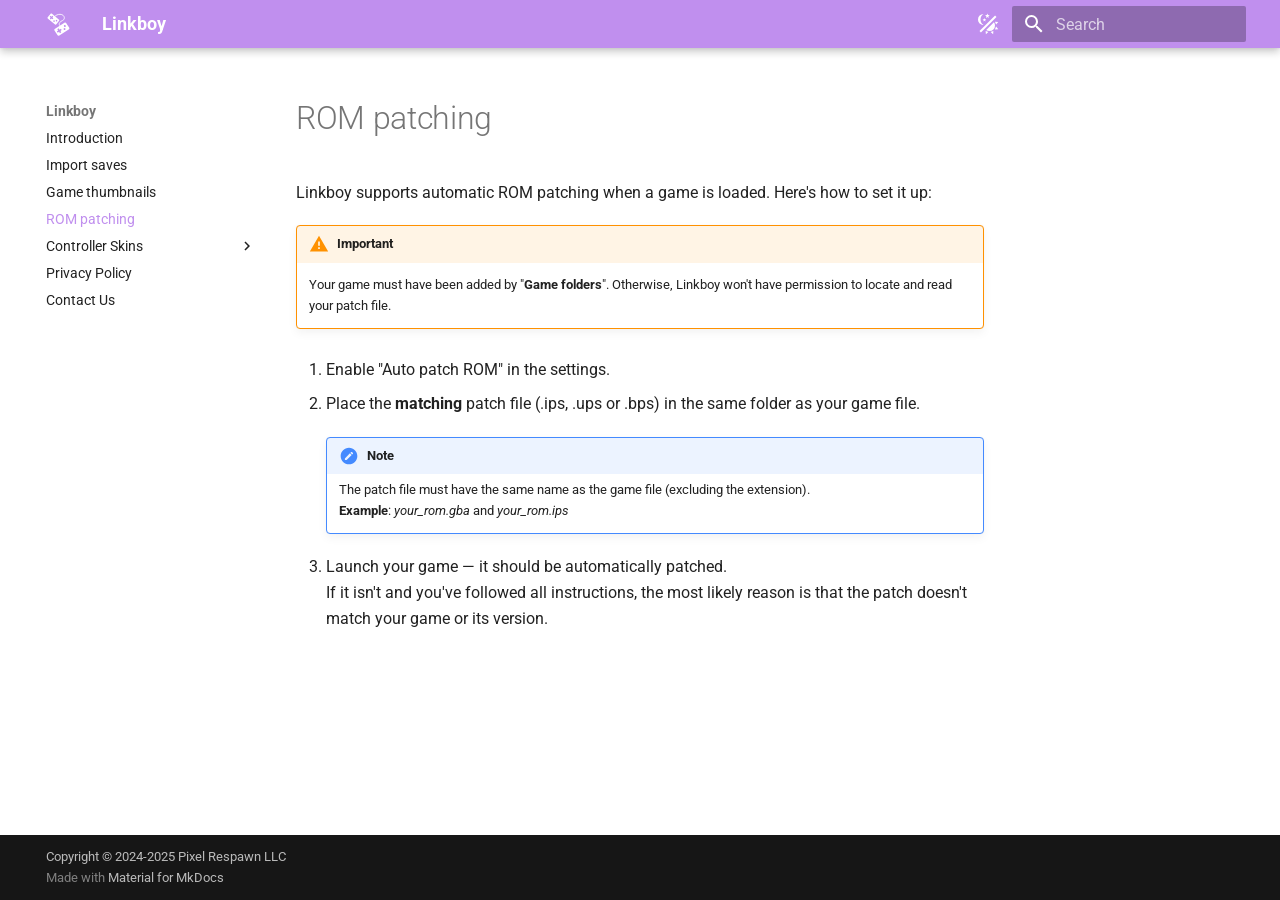
<file: rom-patching/index.html>
<!doctype html>
<html lang="en" class="no-js">
  <head>
    
      <meta charset="utf-8">
      <meta name="viewport" content="width=device-width,initial-scale=1">
      
      
      
        <link rel="canonical" href="https://www.pixelrespawn.com/rom-patching/">
      
      
        <link rel="prev" href="../game-thumbnails/">
      
      
        <link rel="next" href="../skins/">
      
      
        
      
      
      <link rel="icon" href="../images/favicon.png">
      <meta name="generator" content="mkdocs-1.6.1, mkdocs-material-9.7.7">
    
    
      
        <title>ROM patching - Linkboy</title>
      
    
    
      <link rel="stylesheet" href="../assets/stylesheets/main.ec1eaa64.min.css">
      
        
        <link rel="stylesheet" href="../assets/stylesheets/palette.ab4e12ef.min.css">
      
      


    
    
      
    
    
      
        
        
        <link rel="preconnect" href="https://fonts.gstatic.com" crossorigin>
        <link rel="stylesheet" href="https://fonts.googleapis.com/css?family=Roboto:300,300i,400,400i,700,700i%7CRoboto+Mono:400,400i,700,700i&display=fallback">
        <style>:root{--md-text-font:"Roboto";--md-code-font:"Roboto Mono"}</style>
      
    
    
      <link rel="stylesheet" href="../stylesheets/extra.css">
    
    <script>__md_scope=new URL("..",location),__md_hash=e=>[...e].reduce(((e,_)=>(e<<5)-e+_.charCodeAt(0)),0),__md_get=(e,_=localStorage,t=__md_scope)=>JSON.parse(_.getItem(t.pathname+"."+e)),__md_set=(e,_,t=localStorage,a=__md_scope)=>{try{t.setItem(a.pathname+"."+e,JSON.stringify(_))}catch(e){}}</script>
    
      

    
    
  </head>
  
  
    
    
      
    
    
    
    
    <body dir="ltr" data-md-color-scheme="default" data-md-color-primary="indigo" data-md-color-accent="indigo">
  
    
    <input class="md-toggle" data-md-toggle="drawer" type="checkbox" id="__drawer" autocomplete="off">
    <input class="md-toggle" data-md-toggle="search" type="checkbox" id="__search" autocomplete="off">
    <label class="md-overlay" for="__drawer"></label>
    <div data-md-component="skip">
      
        
        <a href="#rom-patching" class="md-skip">
          Skip to content
        </a>
      
    </div>
    <div data-md-component="announce">
      
    </div>
    
    
      

  

<header class="md-header md-header--shadow" data-md-component="header">
  <nav class="md-header__inner md-grid" aria-label="Header">
    <a href=".." title="Linkboy" class="md-header__button md-logo" aria-label="Linkboy" data-md-component="logo">
      
  <img src="../images/linkboy-icon.svg" alt="logo">

    </a>
    <label class="md-header__button md-icon" for="__drawer">
      
      <svg xmlns="http://www.w3.org/2000/svg" viewBox="0 0 24 24"><path d="M3 6h18v2H3zm0 5h18v2H3zm0 5h18v2H3z"/></svg>
    </label>
    <div class="md-header__title" data-md-component="header-title">
      <div class="md-header__ellipsis">
        <div class="md-header__topic">
          <span class="md-ellipsis">
            Linkboy
          </span>
        </div>
        <div class="md-header__topic" data-md-component="header-topic">
          <span class="md-ellipsis">
            
              ROM patching
            
          </span>
        </div>
      </div>
    </div>
    
      
        <form class="md-header__option" data-md-component="palette">
  
    
    
    
    <input class="md-option" data-md-color-media="(prefers-color-scheme)" data-md-color-scheme="default" data-md-color-primary="indigo" data-md-color-accent="indigo"  aria-label="Switch to light mode"  type="radio" name="__palette" id="__palette_0">
    
      <label class="md-header__button md-icon" title="Switch to light mode" for="__palette_1" hidden>
        <svg xmlns="http://www.w3.org/2000/svg" viewBox="0 0 24 24"><path d="M7.5 2c-1.79 1.15-3 3.18-3 5.5s1.21 4.35 3.03 5.5C4.46 13 2 10.54 2 7.5A5.5 5.5 0 0 1 7.5 2m11.57 1.5 1.43 1.43L4.93 20.5 3.5 19.07zm-6.18 2.43L11.41 5 9.97 6l.42-1.7L9 3.24l1.75-.12.58-1.65L12 3.1l1.73.03-1.35 1.13zm-3.3 3.61-1.16-.73-1.12.78.34-1.32-1.09-.83 1.36-.09.45-1.29.51 1.27 1.36.03-1.05.87zM19 13.5a5.5 5.5 0 0 1-5.5 5.5c-1.22 0-2.35-.4-3.26-1.07l7.69-7.69c.67.91 1.07 2.04 1.07 3.26m-4.4 6.58 2.77-1.15-.24 3.35zm4.33-2.7 1.15-2.77 2.2 2.54zm1.15-4.96-1.14-2.78 3.34.24zM9.63 18.93l2.77 1.15-2.53 2.19z"/></svg>
      </label>
    
  
    
    
    
    <input class="md-option" data-md-color-media="(prefers-color-scheme: light)" data-md-color-scheme="default" data-md-color-primary="custom" data-md-color-accent="custom"  aria-label="Switch to dark mode"  type="radio" name="__palette" id="__palette_1">
    
      <label class="md-header__button md-icon" title="Switch to dark mode" for="__palette_2" hidden>
        <svg xmlns="http://www.w3.org/2000/svg" viewBox="0 0 24 24"><path d="m3.55 19.09 1.41 1.41 1.8-1.79-1.42-1.42M12 6c-3.31 0-6 2.69-6 6s2.69 6 6 6 6-2.69 6-6c0-3.32-2.69-6-6-6m8 7h3v-2h-3m-2.76 7.71 1.8 1.79 1.41-1.41-1.79-1.8M20.45 5l-1.41-1.4-1.8 1.79 1.42 1.42M13 1h-2v3h2M6.76 5.39 4.96 3.6 3.55 5l1.79 1.81zM1 13h3v-2H1m12 9h-2v3h2"/></svg>
      </label>
    
  
    
    
    
    <input class="md-option" data-md-color-media="(prefers-color-scheme: dark)" data-md-color-scheme="slate" data-md-color-primary="custom" data-md-color-accent="custom"  aria-label="Switch to system preference"  type="radio" name="__palette" id="__palette_2">
    
      <label class="md-header__button md-icon" title="Switch to system preference" for="__palette_0" hidden>
        <svg xmlns="http://www.w3.org/2000/svg" viewBox="0 0 24 24"><path d="M9 2c-1.05 0-2.05.16-3 .46 4.06 1.27 7 5.04 7 9.54s-2.94 8.27-7 9.54c.95.3 1.95.46 3 .46a10 10 0 0 0 10-10A10 10 0 0 0 9 2"/></svg>
      </label>
    
  
</form>
      
    
    
      <script>var palette=__md_get("__palette");if(palette&&palette.color){if("(prefers-color-scheme)"===palette.color.media){var media=matchMedia("(prefers-color-scheme: light)"),input=document.querySelector(media.matches?"[data-md-color-media='(prefers-color-scheme: light)']":"[data-md-color-media='(prefers-color-scheme: dark)']");palette.color.media=input.getAttribute("data-md-color-media"),palette.color.scheme=input.getAttribute("data-md-color-scheme"),palette.color.primary=input.getAttribute("data-md-color-primary"),palette.color.accent=input.getAttribute("data-md-color-accent")}for(var[key,value]of Object.entries(palette.color))document.body.setAttribute("data-md-color-"+key,value)}</script>
    
    
    
      
      
        <label class="md-header__button md-icon" for="__search">
          
          <svg xmlns="http://www.w3.org/2000/svg" viewBox="0 0 24 24"><path d="M9.5 3A6.5 6.5 0 0 1 16 9.5c0 1.61-.59 3.09-1.56 4.23l.27.27h.79l5 5-1.5 1.5-5-5v-.79l-.27-.27A6.52 6.52 0 0 1 9.5 16 6.5 6.5 0 0 1 3 9.5 6.5 6.5 0 0 1 9.5 3m0 2C7 5 5 7 5 9.5S7 14 9.5 14 14 12 14 9.5 12 5 9.5 5"/></svg>
        </label>
        <div class="md-search" data-md-component="search" role="dialog">
  <label class="md-search__overlay" for="__search"></label>
  <div class="md-search__inner" role="search">
    <form class="md-search__form" name="search">
      <input type="text" class="md-search__input" name="query" aria-label="Search" placeholder="Search" autocapitalize="off" autocorrect="off" autocomplete="off" spellcheck="false" data-md-component="search-query" required>
      <label class="md-search__icon md-icon" for="__search">
        
        <svg xmlns="http://www.w3.org/2000/svg" viewBox="0 0 24 24"><path d="M9.5 3A6.5 6.5 0 0 1 16 9.5c0 1.61-.59 3.09-1.56 4.23l.27.27h.79l5 5-1.5 1.5-5-5v-.79l-.27-.27A6.52 6.52 0 0 1 9.5 16 6.5 6.5 0 0 1 3 9.5 6.5 6.5 0 0 1 9.5 3m0 2C7 5 5 7 5 9.5S7 14 9.5 14 14 12 14 9.5 12 5 9.5 5"/></svg>
        
        <svg xmlns="http://www.w3.org/2000/svg" viewBox="0 0 24 24"><path d="M20 11v2H8l5.5 5.5-1.42 1.42L4.16 12l7.92-7.92L13.5 5.5 8 11z"/></svg>
      </label>
      <nav class="md-search__options" aria-label="Search">
        
        <button type="reset" class="md-search__icon md-icon" title="Clear" aria-label="Clear" tabindex="-1">
          
          <svg xmlns="http://www.w3.org/2000/svg" viewBox="0 0 24 24"><path d="M19 6.41 17.59 5 12 10.59 6.41 5 5 6.41 10.59 12 5 17.59 6.41 19 12 13.41 17.59 19 19 17.59 13.41 12z"/></svg>
        </button>
      </nav>
      
    </form>
    <div class="md-search__output">
      <div class="md-search__scrollwrap" tabindex="0" data-md-scrollfix>
        <div class="md-search-result" data-md-component="search-result">
          <div class="md-search-result__meta">
            Initializing search
          </div>
          <ol class="md-search-result__list" role="presentation"></ol>
        </div>
      </div>
    </div>
  </div>
</div>
      
    
    
  </nav>
  
</header>
    
    <div class="md-container" data-md-component="container">
      
      
        
          
        
      
      <main class="md-main" data-md-component="main">
        <div class="md-main__inner md-grid">
          
            
              
              <div class="md-sidebar md-sidebar--primary" data-md-component="sidebar" data-md-type="navigation" >
                <div class="md-sidebar__scrollwrap">
                  <div class="md-sidebar__inner">
                    



<nav class="md-nav md-nav--primary" aria-label="Navigation" data-md-level="0">
  <label class="md-nav__title" for="__drawer">
    <a href=".." title="Linkboy" class="md-nav__button md-logo" aria-label="Linkboy" data-md-component="logo">
      
  <img src="../images/linkboy-icon.svg" alt="logo">

    </a>
    Linkboy
  </label>
  
  <ul class="md-nav__list" data-md-scrollfix>
    
      
      
  
  
  
  
    <li class="md-nav__item">
      <a href=".." class="md-nav__link">
        
  
  
  <span class="md-ellipsis">
    
  
    Introduction
  

    
  </span>
  
  

      </a>
    </li>
  

    
      
      
  
  
  
  
    <li class="md-nav__item">
      <a href="../import-saves/" class="md-nav__link">
        
  
  
  <span class="md-ellipsis">
    
  
    Import saves
  

    
  </span>
  
  

      </a>
    </li>
  

    
      
      
  
  
  
  
    <li class="md-nav__item">
      <a href="../game-thumbnails/" class="md-nav__link">
        
  
  
  <span class="md-ellipsis">
    
  
    Game thumbnails
  

    
  </span>
  
  

      </a>
    </li>
  

    
      
      
  
  
    
  
  
  
    <li class="md-nav__item md-nav__item--active">
      
      <input class="md-nav__toggle md-toggle" type="checkbox" id="__toc">
      
      
        
      
      
      <a href="./" class="md-nav__link md-nav__link--active">
        
  
  
  <span class="md-ellipsis">
    
  
    ROM patching
  

    
  </span>
  
  

      </a>
      
    </li>
  

    
      
      
  
  
  
  
    
    
    
    
    
    <li class="md-nav__item md-nav__item--nested">
      
        
        
        <input class="md-nav__toggle md-toggle " type="checkbox" id="__nav_5" >
        
          
          <label class="md-nav__link" for="__nav_5" id="__nav_5_label" tabindex="0">
            
  
  
  <span class="md-ellipsis">
    
  
    Controller Skins
  

    
  </span>
  
  

            <span class="md-nav__icon md-icon"></span>
          </label>
        
        <nav class="md-nav" data-md-level="1" aria-labelledby="__nav_5_label" aria-expanded="false">
          <label class="md-nav__title" for="__nav_5">
            <span class="md-nav__icon md-icon"></span>
            
  
    Controller Skins
  

          </label>
          <ul class="md-nav__list" data-md-scrollfix>
            
              
                
  
  
  
  
    <li class="md-nav__item">
      <a href="../skins/" class="md-nav__link">
        
  
  
  <span class="md-ellipsis">
    
  
    Download skins
  

    
  </span>
  
  

      </a>
    </li>
  

              
            
              
                
  
  
  
  
    <li class="md-nav__item">
      <a href="../using-skins/" class="md-nav__link">
        
  
  
  <span class="md-ellipsis">
    
  
    Using skins
  

    
  </span>
  
  

      </a>
    </li>
  

              
            
              
                
  
  
  
  
    <li class="md-nav__item">
      <a href="../creating-skins/" class="md-nav__link">
        
  
  
  <span class="md-ellipsis">
    
  
    Creating skins
  

    
  </span>
  
  

      </a>
    </li>
  

              
            
              
                
  
  
  
  
    <li class="md-nav__item">
      <a href="../skin-spec/" class="md-nav__link">
        
  
  
  <span class="md-ellipsis">
    
  
    Skin specification
  

    
  </span>
  
  

      </a>
    </li>
  

              
            
          </ul>
        </nav>
      
    </li>
  

    
      
      
  
  
  
  
    <li class="md-nav__item">
      <a href="../privacy-policy/" class="md-nav__link">
        
  
  
  <span class="md-ellipsis">
    
  
    Privacy Policy
  

    
  </span>
  
  

      </a>
    </li>
  

    
      
      
  
  
  
  
    <li class="md-nav__item">
      <a href="../contact/" class="md-nav__link">
        
  
  
  <span class="md-ellipsis">
    
  
    Contact Us
  

    
  </span>
  
  

      </a>
    </li>
  

    
  </ul>
</nav>
                  </div>
                </div>
              </div>
            
            
              
              <div class="md-sidebar md-sidebar--secondary" data-md-component="sidebar" data-md-type="toc" >
                <div class="md-sidebar__scrollwrap">
                  <div class="md-sidebar__inner">
                    

<nav class="md-nav md-nav--secondary" aria-label="Table of contents">
  
  
  
    
  
  
</nav>
                  </div>
                </div>
              </div>
            
          
          
            <div class="md-content" data-md-component="content">
              
              <article class="md-content__inner md-typeset">
                
                  



<h1 id="rom-patching">ROM patching</h1>
<p>Linkboy supports automatic ROM patching when a game is loaded. Here's how to set it up:</p>
<div class="admonition warning">
<p class="admonition-title">Important</p>
<p>Your game must have been added by "<strong>Game folders</strong>". Otherwise, Linkboy won't have permission to locate and read your patch file.</p>
</div>
<ol>
<li>
<p>Enable "Auto patch ROM" in the settings.</p>
</li>
<li>
<p>Place the <strong>matching</strong> patch file (.ips, .ups or .bps) in the same folder as your game file.</p>
<div class="admonition note">
<p class="admonition-title">Note</p>
<p>The patch file must have the same name as the game file (excluding the extension).<br />
<strong>Example</strong>: <em>your_rom.gba</em> and <em>your_rom.ips</em></p>
</div>
</li>
<li>
<p>Launch your game — it should be automatically patched.<br />
If it isn't and you've followed all instructions, the most likely reason is that the patch doesn't match your game or its version.</p>
</li>
</ol>












                
              </article>
            </div>
          
          
<script>var target=document.getElementById(location.hash.slice(1));target&&target.name&&(target.checked=target.name.startsWith("__tabbed_"))</script>
        </div>
        
      </main>
      
        <footer class="md-footer">
  
  <div class="md-footer-meta md-typeset">
    <div class="md-footer-meta__inner md-grid">
      <div class="md-copyright">
  
    <div class="md-copyright__highlight">
      Copyright &copy; 2024-2025 Pixel Respawn LLC
    </div>
  
  
    Made with
    <a href="https://squidfunk.github.io/mkdocs-material/" target="_blank" rel="noopener">
      Material for MkDocs
    </a>
  
</div>
      
    </div>
  </div>
</footer>
      
    </div>
    <div class="md-dialog" data-md-component="dialog">
      <div class="md-dialog__inner md-typeset"></div>
    </div>
    
    
    
      
      
      <script id="__config" type="application/json">{"annotate": null, "base": "..", "features": [], "search": "../assets/javascripts/workers/search.2c215733.min.js", "tags": null, "translations": {"clipboard.copied": "Copied to clipboard", "clipboard.copy": "Copy to clipboard", "search.result.more.one": "1 more on this page", "search.result.more.other": "# more on this page", "search.result.none": "No matching documents", "search.result.one": "1 matching document", "search.result.other": "# matching documents", "search.result.placeholder": "Type to start searching", "search.result.term.missing": "Missing", "select.version": "Select version"}, "version": null}</script>
    
    
      <script src="../assets/javascripts/bundle.d7400e89.min.js"></script>
      
    
  </body>
</html>
</file>
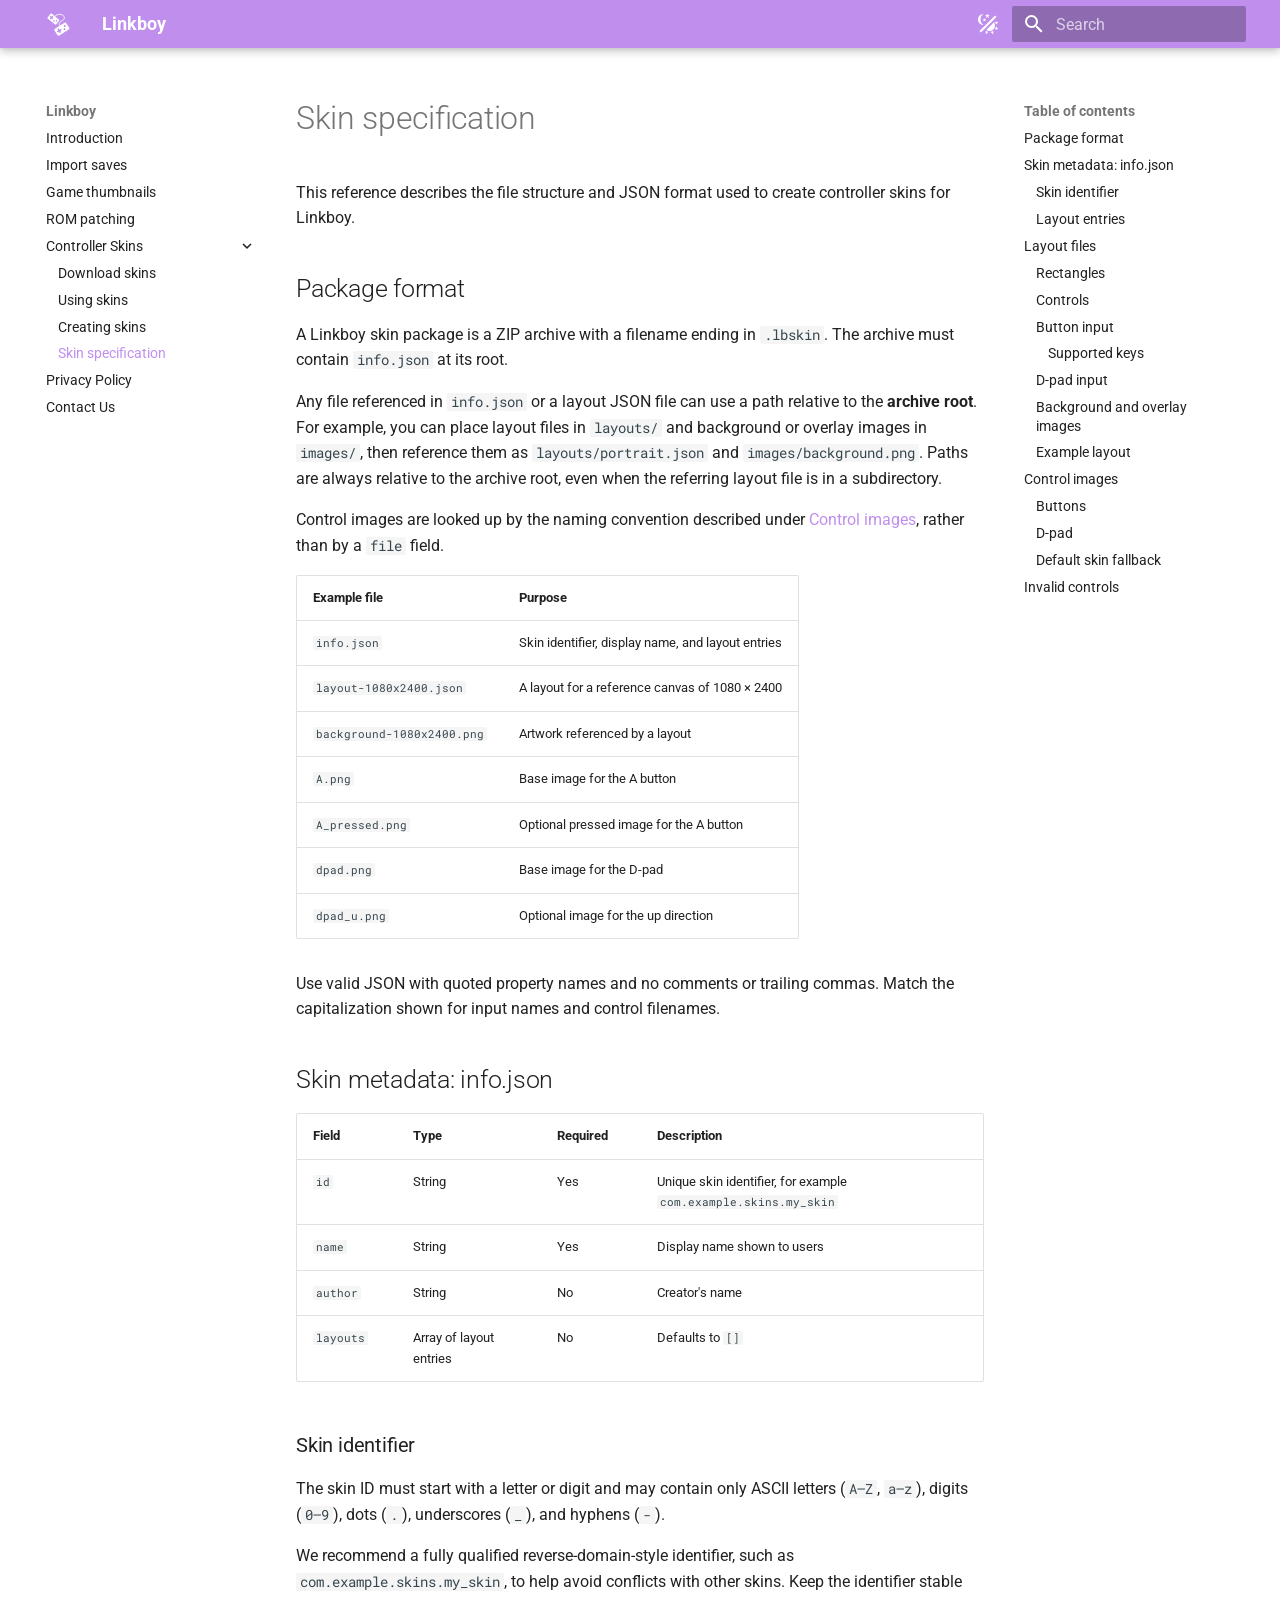
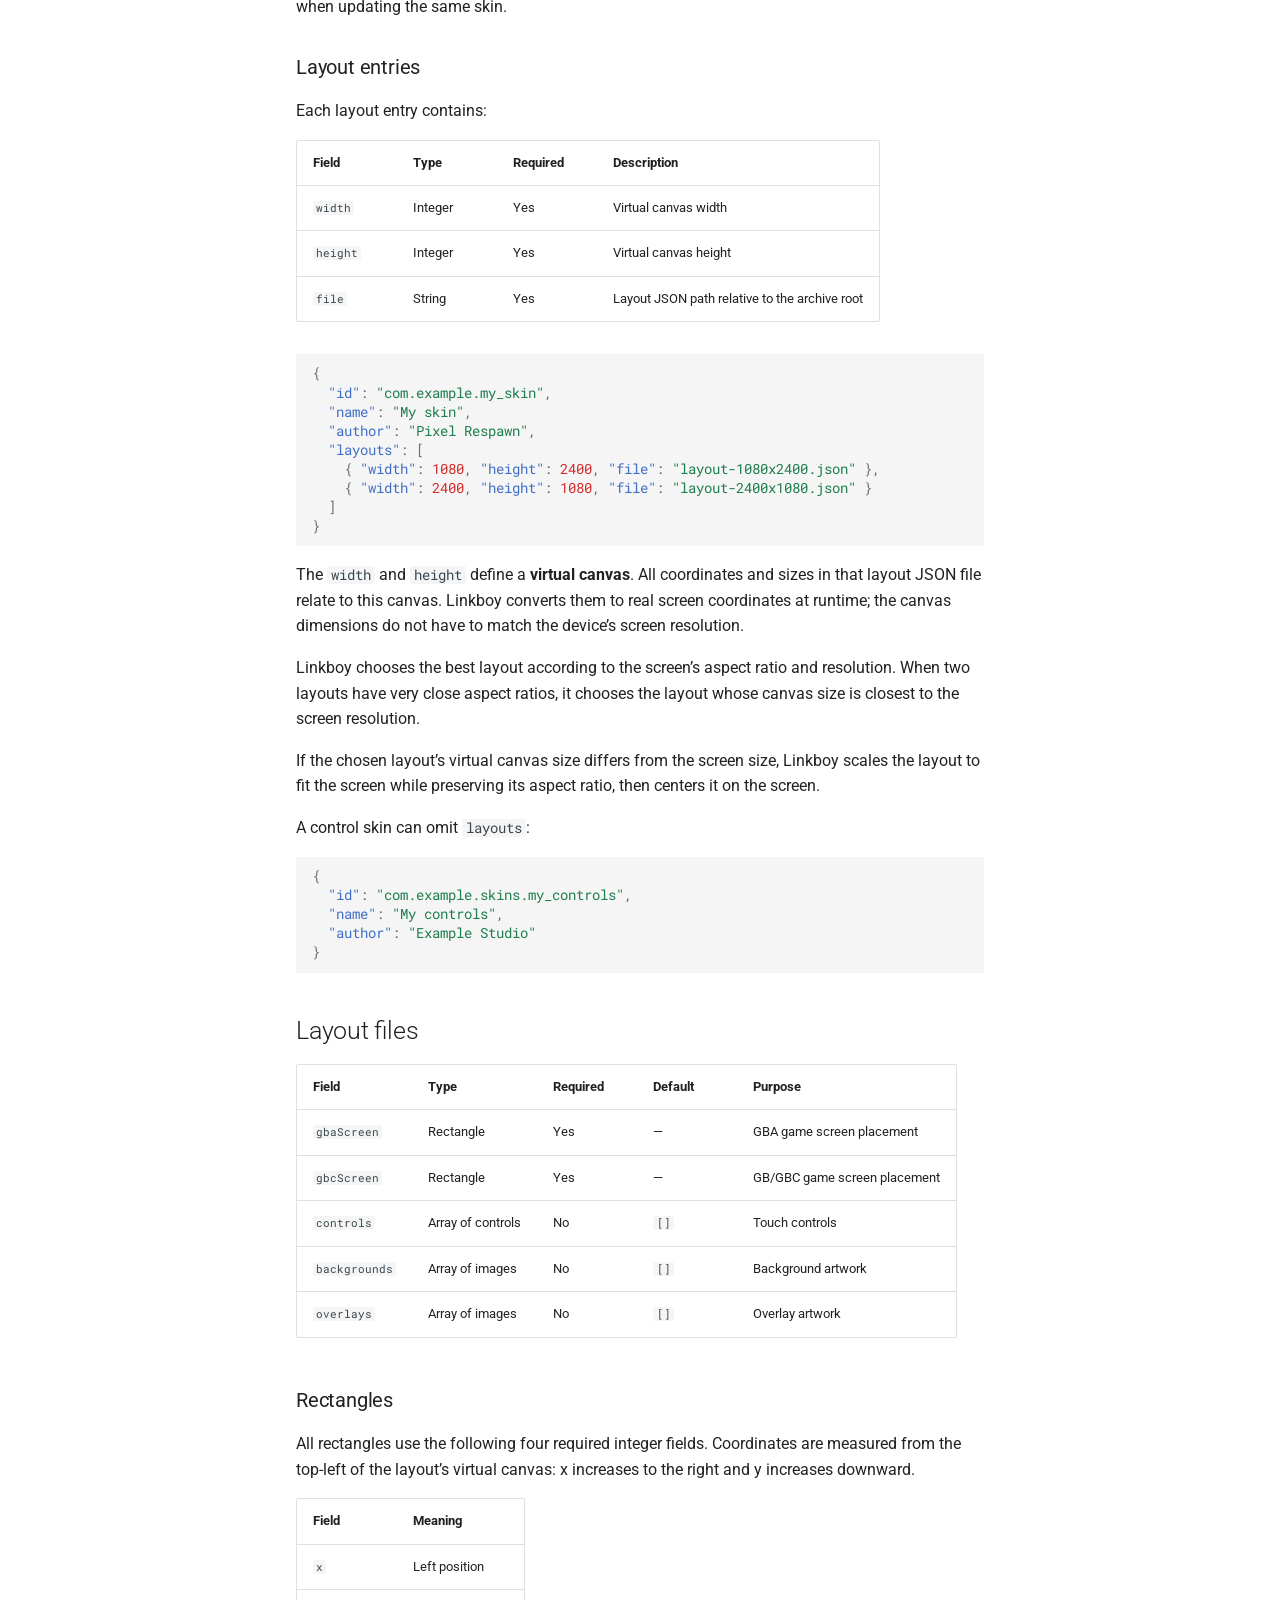
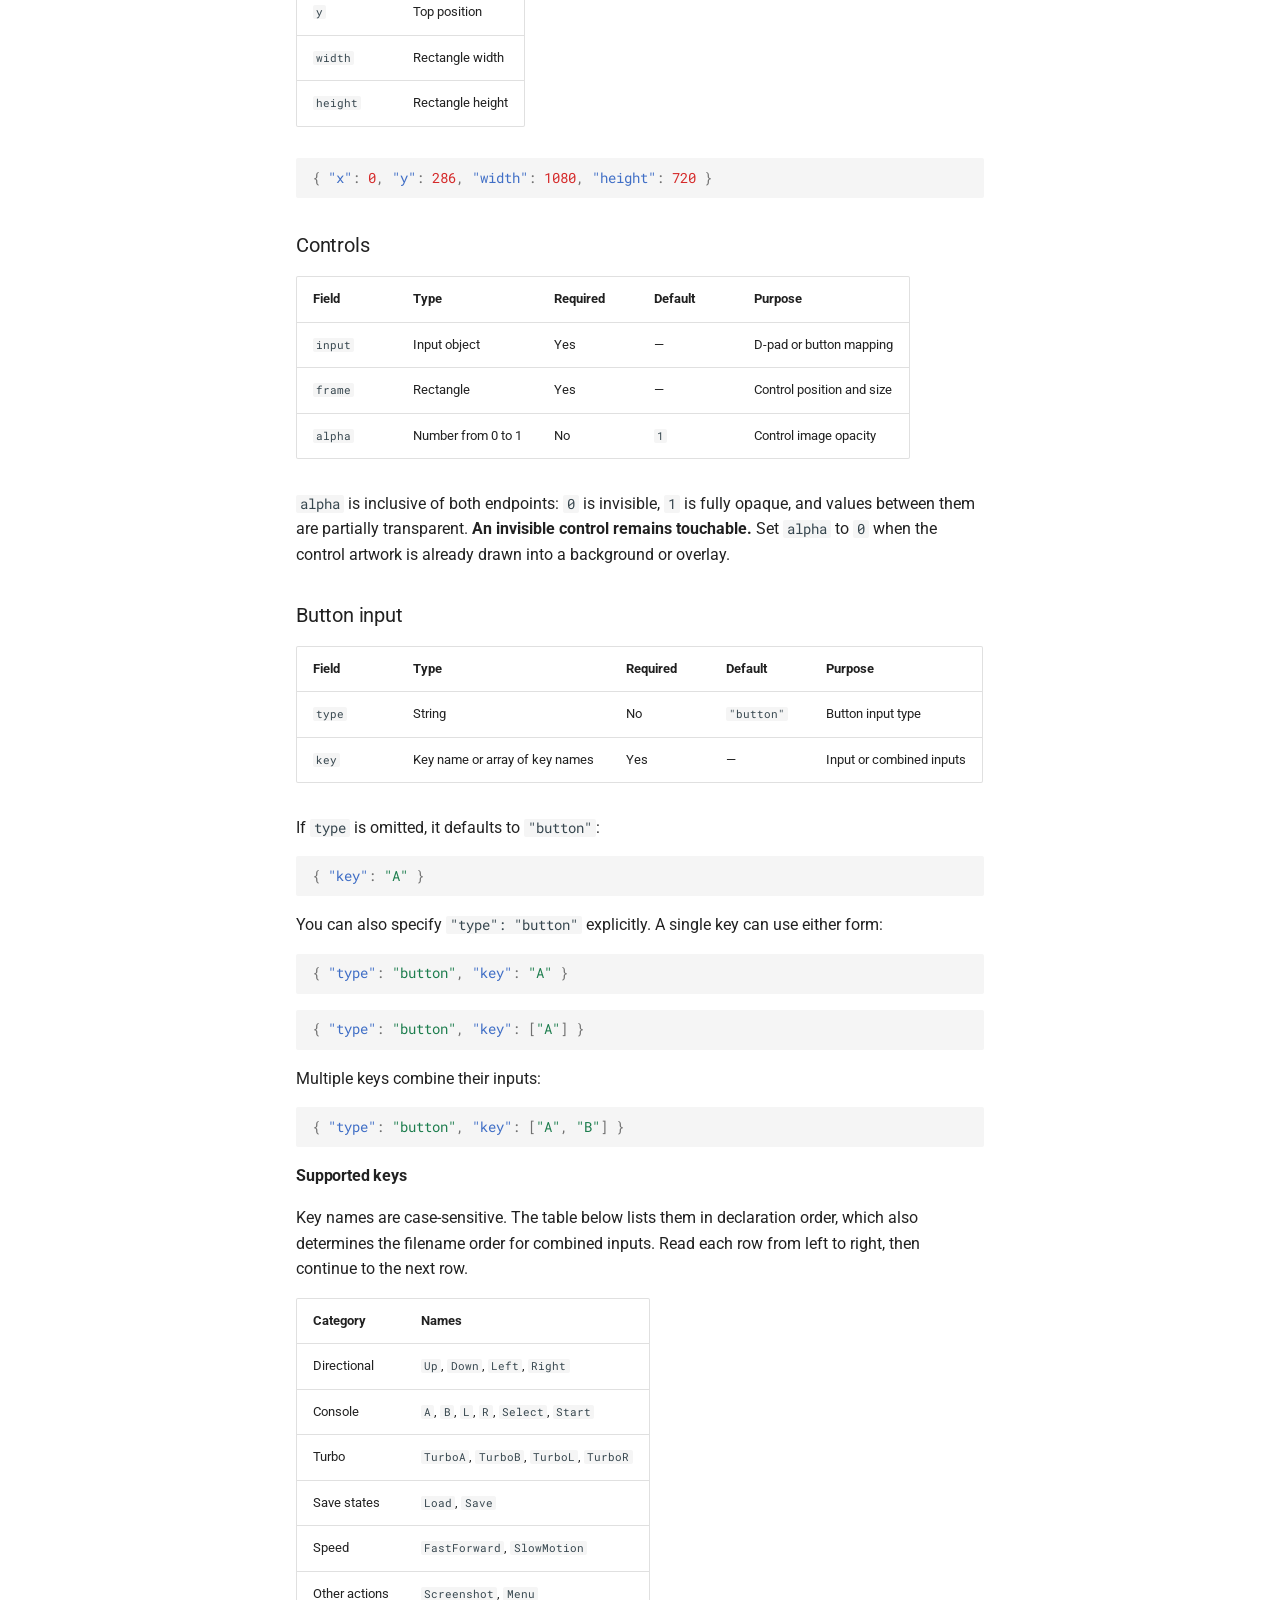
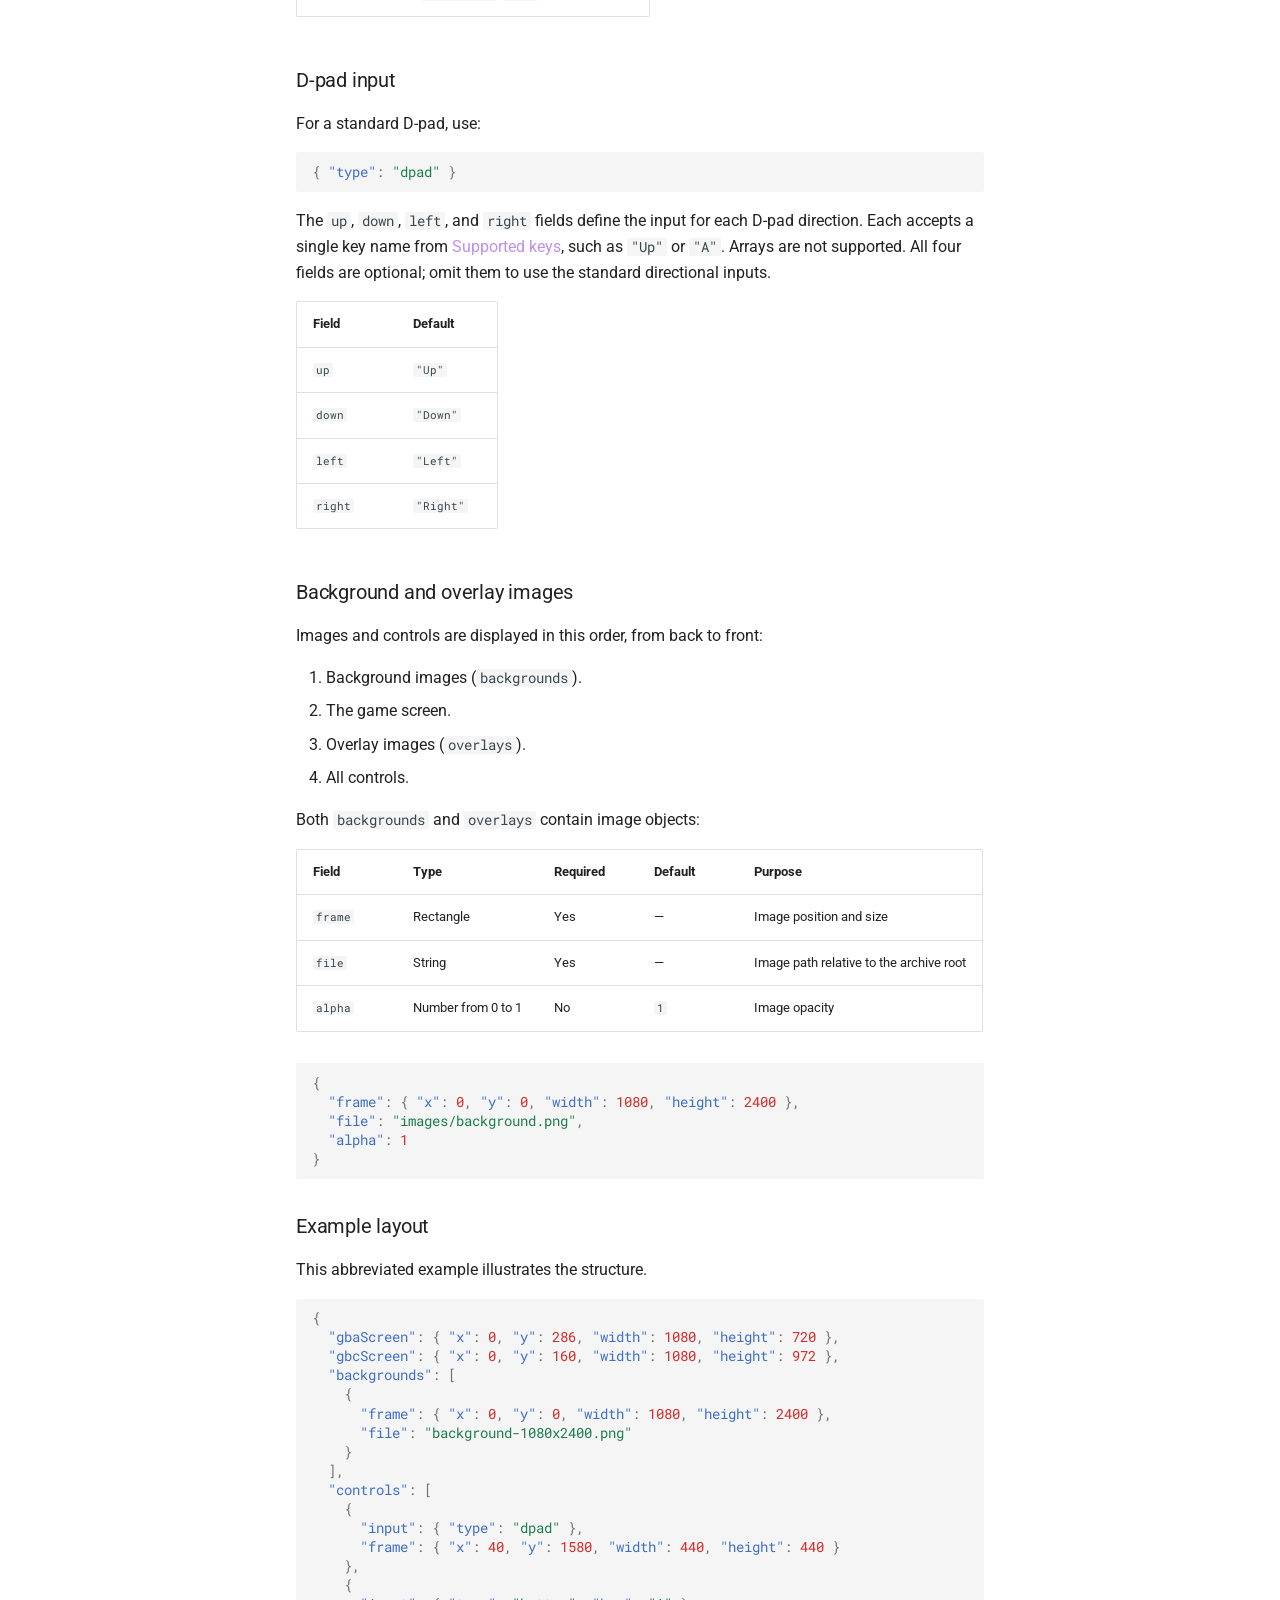
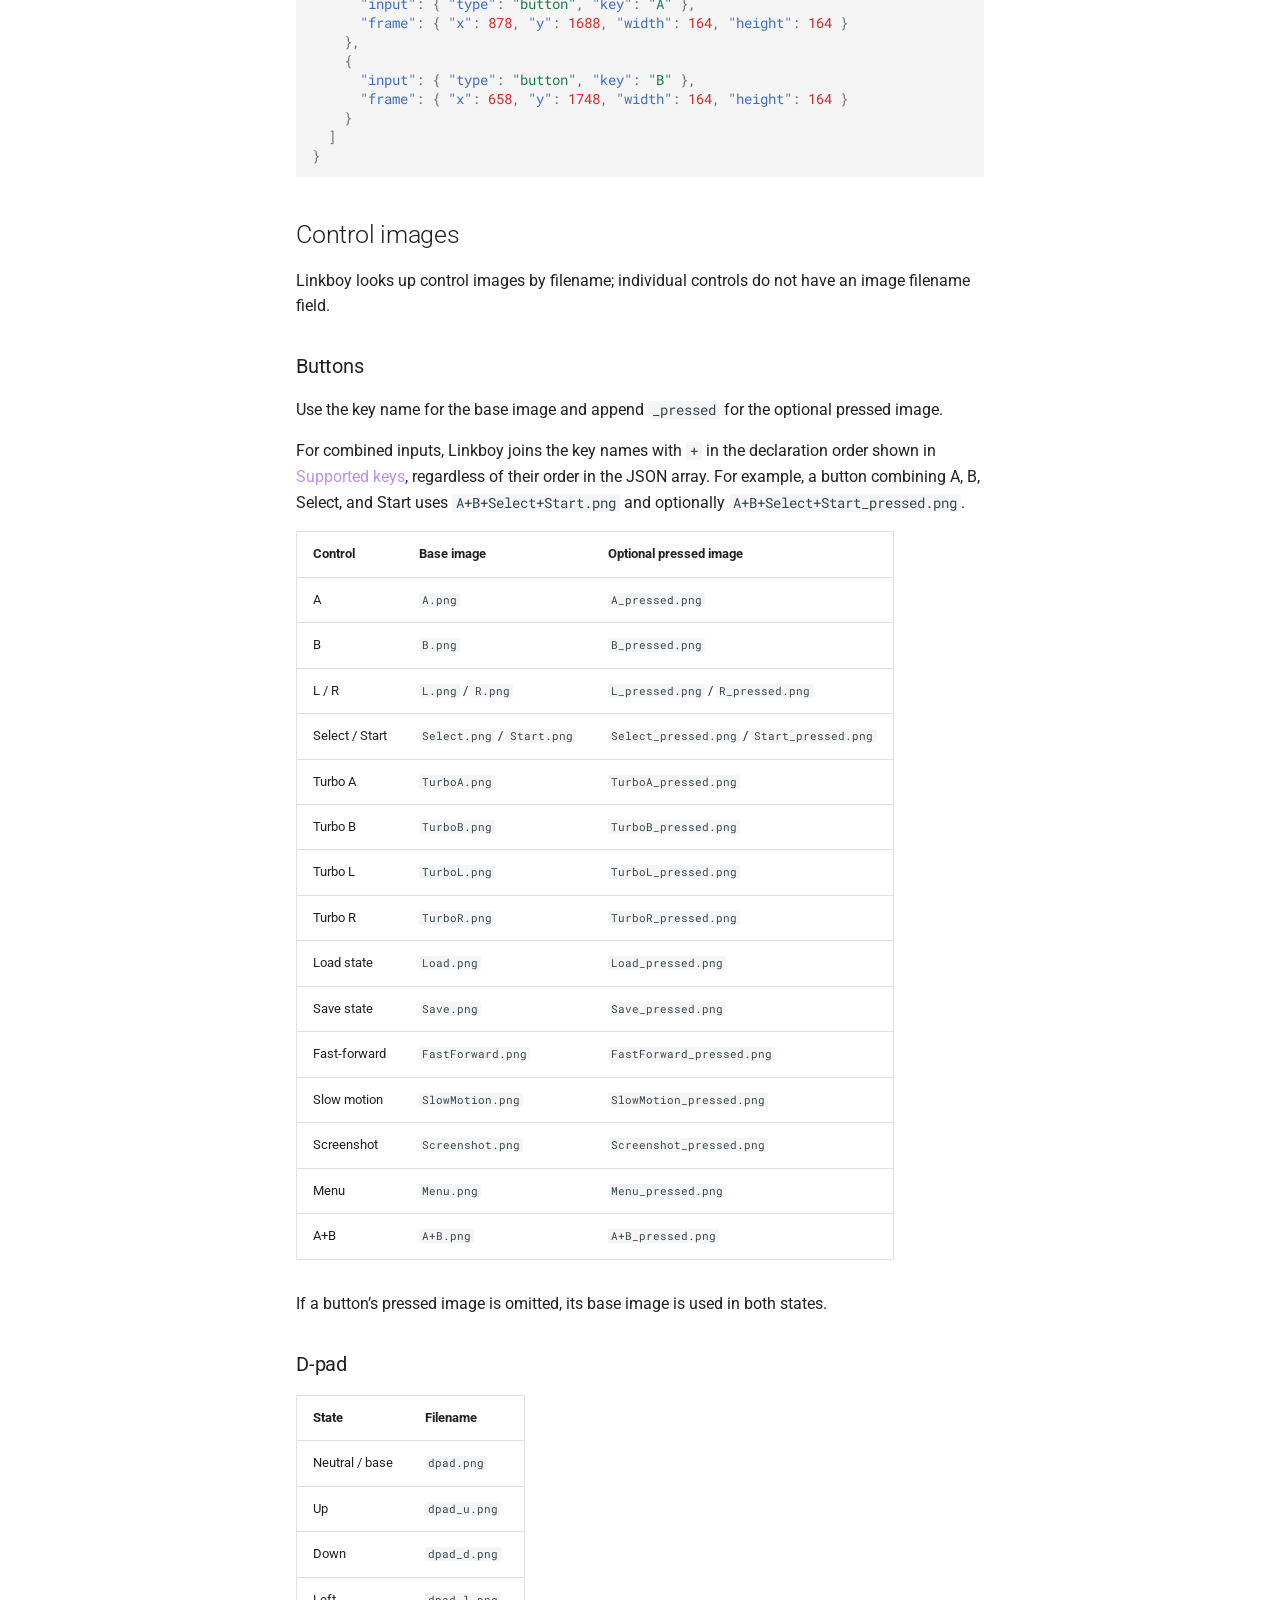
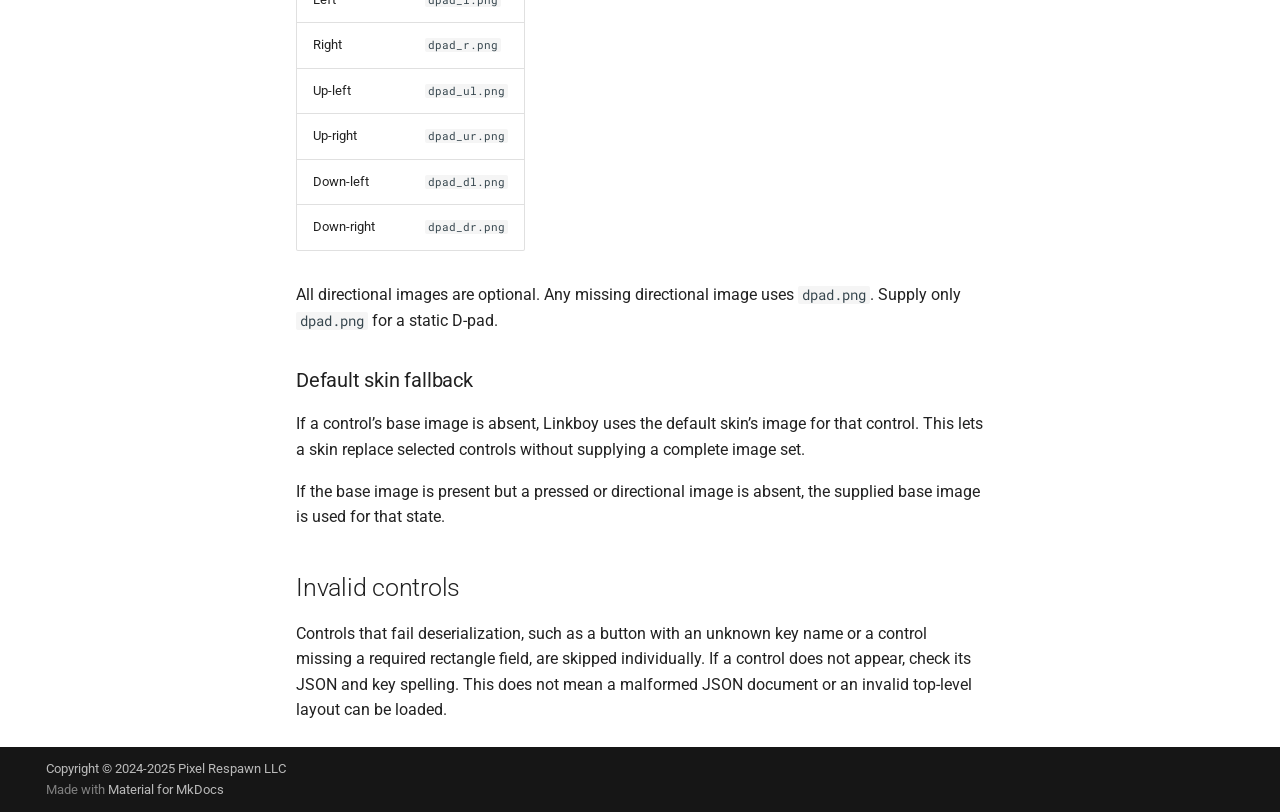
<file: skin-spec/index.html>
<!doctype html>
<html lang="en" class="no-js">
  <head>
    
      <meta charset="utf-8">
      <meta name="viewport" content="width=device-width,initial-scale=1">
      
      
      
        <link rel="canonical" href="https://www.pixelrespawn.com/skin-spec/">
      
      
        <link rel="prev" href="../creating-skins/">
      
      
        <link rel="next" href="../privacy-policy/">
      
      
        
      
      
      <link rel="icon" href="../images/favicon.png">
      <meta name="generator" content="mkdocs-1.6.1, mkdocs-material-9.7.7">
    
    
      
        <title>Skin specification - Linkboy</title>
      
    
    
      <link rel="stylesheet" href="../assets/stylesheets/main.ec1eaa64.min.css">
      
        
        <link rel="stylesheet" href="../assets/stylesheets/palette.ab4e12ef.min.css">
      
      


    
    
      
    
    
      
        
        
        <link rel="preconnect" href="https://fonts.gstatic.com" crossorigin>
        <link rel="stylesheet" href="https://fonts.googleapis.com/css?family=Roboto:300,300i,400,400i,700,700i%7CRoboto+Mono:400,400i,700,700i&display=fallback">
        <style>:root{--md-text-font:"Roboto";--md-code-font:"Roboto Mono"}</style>
      
    
    
      <link rel="stylesheet" href="../stylesheets/extra.css">
    
    <script>__md_scope=new URL("..",location),__md_hash=e=>[...e].reduce(((e,_)=>(e<<5)-e+_.charCodeAt(0)),0),__md_get=(e,_=localStorage,t=__md_scope)=>JSON.parse(_.getItem(t.pathname+"."+e)),__md_set=(e,_,t=localStorage,a=__md_scope)=>{try{t.setItem(a.pathname+"."+e,JSON.stringify(_))}catch(e){}}</script>
    
      

    
    
  </head>
  
  
    
    
      
    
    
    
    
    <body dir="ltr" data-md-color-scheme="default" data-md-color-primary="indigo" data-md-color-accent="indigo">
  
    
    <input class="md-toggle" data-md-toggle="drawer" type="checkbox" id="__drawer" autocomplete="off">
    <input class="md-toggle" data-md-toggle="search" type="checkbox" id="__search" autocomplete="off">
    <label class="md-overlay" for="__drawer"></label>
    <div data-md-component="skip">
      
        
        <a href="#skin-specification" class="md-skip">
          Skip to content
        </a>
      
    </div>
    <div data-md-component="announce">
      
    </div>
    
    
      

  

<header class="md-header md-header--shadow" data-md-component="header">
  <nav class="md-header__inner md-grid" aria-label="Header">
    <a href=".." title="Linkboy" class="md-header__button md-logo" aria-label="Linkboy" data-md-component="logo">
      
  <img src="../images/linkboy-icon.svg" alt="logo">

    </a>
    <label class="md-header__button md-icon" for="__drawer">
      
      <svg xmlns="http://www.w3.org/2000/svg" viewBox="0 0 24 24"><path d="M3 6h18v2H3zm0 5h18v2H3zm0 5h18v2H3z"/></svg>
    </label>
    <div class="md-header__title" data-md-component="header-title">
      <div class="md-header__ellipsis">
        <div class="md-header__topic">
          <span class="md-ellipsis">
            Linkboy
          </span>
        </div>
        <div class="md-header__topic" data-md-component="header-topic">
          <span class="md-ellipsis">
            
              Skin specification
            
          </span>
        </div>
      </div>
    </div>
    
      
        <form class="md-header__option" data-md-component="palette">
  
    
    
    
    <input class="md-option" data-md-color-media="(prefers-color-scheme)" data-md-color-scheme="default" data-md-color-primary="indigo" data-md-color-accent="indigo"  aria-label="Switch to light mode"  type="radio" name="__palette" id="__palette_0">
    
      <label class="md-header__button md-icon" title="Switch to light mode" for="__palette_1" hidden>
        <svg xmlns="http://www.w3.org/2000/svg" viewBox="0 0 24 24"><path d="M7.5 2c-1.79 1.15-3 3.18-3 5.5s1.21 4.35 3.03 5.5C4.46 13 2 10.54 2 7.5A5.5 5.5 0 0 1 7.5 2m11.57 1.5 1.43 1.43L4.93 20.5 3.5 19.07zm-6.18 2.43L11.41 5 9.97 6l.42-1.7L9 3.24l1.75-.12.58-1.65L12 3.1l1.73.03-1.35 1.13zm-3.3 3.61-1.16-.73-1.12.78.34-1.32-1.09-.83 1.36-.09.45-1.29.51 1.27 1.36.03-1.05.87zM19 13.5a5.5 5.5 0 0 1-5.5 5.5c-1.22 0-2.35-.4-3.26-1.07l7.69-7.69c.67.91 1.07 2.04 1.07 3.26m-4.4 6.58 2.77-1.15-.24 3.35zm4.33-2.7 1.15-2.77 2.2 2.54zm1.15-4.96-1.14-2.78 3.34.24zM9.63 18.93l2.77 1.15-2.53 2.19z"/></svg>
      </label>
    
  
    
    
    
    <input class="md-option" data-md-color-media="(prefers-color-scheme: light)" data-md-color-scheme="default" data-md-color-primary="custom" data-md-color-accent="custom"  aria-label="Switch to dark mode"  type="radio" name="__palette" id="__palette_1">
    
      <label class="md-header__button md-icon" title="Switch to dark mode" for="__palette_2" hidden>
        <svg xmlns="http://www.w3.org/2000/svg" viewBox="0 0 24 24"><path d="m3.55 19.09 1.41 1.41 1.8-1.79-1.42-1.42M12 6c-3.31 0-6 2.69-6 6s2.69 6 6 6 6-2.69 6-6c0-3.32-2.69-6-6-6m8 7h3v-2h-3m-2.76 7.71 1.8 1.79 1.41-1.41-1.79-1.8M20.45 5l-1.41-1.4-1.8 1.79 1.42 1.42M13 1h-2v3h2M6.76 5.39 4.96 3.6 3.55 5l1.79 1.81zM1 13h3v-2H1m12 9h-2v3h2"/></svg>
      </label>
    
  
    
    
    
    <input class="md-option" data-md-color-media="(prefers-color-scheme: dark)" data-md-color-scheme="slate" data-md-color-primary="custom" data-md-color-accent="custom"  aria-label="Switch to system preference"  type="radio" name="__palette" id="__palette_2">
    
      <label class="md-header__button md-icon" title="Switch to system preference" for="__palette_0" hidden>
        <svg xmlns="http://www.w3.org/2000/svg" viewBox="0 0 24 24"><path d="M9 2c-1.05 0-2.05.16-3 .46 4.06 1.27 7 5.04 7 9.54s-2.94 8.27-7 9.54c.95.3 1.95.46 3 .46a10 10 0 0 0 10-10A10 10 0 0 0 9 2"/></svg>
      </label>
    
  
</form>
      
    
    
      <script>var palette=__md_get("__palette");if(palette&&palette.color){if("(prefers-color-scheme)"===palette.color.media){var media=matchMedia("(prefers-color-scheme: light)"),input=document.querySelector(media.matches?"[data-md-color-media='(prefers-color-scheme: light)']":"[data-md-color-media='(prefers-color-scheme: dark)']");palette.color.media=input.getAttribute("data-md-color-media"),palette.color.scheme=input.getAttribute("data-md-color-scheme"),palette.color.primary=input.getAttribute("data-md-color-primary"),palette.color.accent=input.getAttribute("data-md-color-accent")}for(var[key,value]of Object.entries(palette.color))document.body.setAttribute("data-md-color-"+key,value)}</script>
    
    
    
      
      
        <label class="md-header__button md-icon" for="__search">
          
          <svg xmlns="http://www.w3.org/2000/svg" viewBox="0 0 24 24"><path d="M9.5 3A6.5 6.5 0 0 1 16 9.5c0 1.61-.59 3.09-1.56 4.23l.27.27h.79l5 5-1.5 1.5-5-5v-.79l-.27-.27A6.52 6.52 0 0 1 9.5 16 6.5 6.5 0 0 1 3 9.5 6.5 6.5 0 0 1 9.5 3m0 2C7 5 5 7 5 9.5S7 14 9.5 14 14 12 14 9.5 12 5 9.5 5"/></svg>
        </label>
        <div class="md-search" data-md-component="search" role="dialog">
  <label class="md-search__overlay" for="__search"></label>
  <div class="md-search__inner" role="search">
    <form class="md-search__form" name="search">
      <input type="text" class="md-search__input" name="query" aria-label="Search" placeholder="Search" autocapitalize="off" autocorrect="off" autocomplete="off" spellcheck="false" data-md-component="search-query" required>
      <label class="md-search__icon md-icon" for="__search">
        
        <svg xmlns="http://www.w3.org/2000/svg" viewBox="0 0 24 24"><path d="M9.5 3A6.5 6.5 0 0 1 16 9.5c0 1.61-.59 3.09-1.56 4.23l.27.27h.79l5 5-1.5 1.5-5-5v-.79l-.27-.27A6.52 6.52 0 0 1 9.5 16 6.5 6.5 0 0 1 3 9.5 6.5 6.5 0 0 1 9.5 3m0 2C7 5 5 7 5 9.5S7 14 9.5 14 14 12 14 9.5 12 5 9.5 5"/></svg>
        
        <svg xmlns="http://www.w3.org/2000/svg" viewBox="0 0 24 24"><path d="M20 11v2H8l5.5 5.5-1.42 1.42L4.16 12l7.92-7.92L13.5 5.5 8 11z"/></svg>
      </label>
      <nav class="md-search__options" aria-label="Search">
        
        <button type="reset" class="md-search__icon md-icon" title="Clear" aria-label="Clear" tabindex="-1">
          
          <svg xmlns="http://www.w3.org/2000/svg" viewBox="0 0 24 24"><path d="M19 6.41 17.59 5 12 10.59 6.41 5 5 6.41 10.59 12 5 17.59 6.41 19 12 13.41 17.59 19 19 17.59 13.41 12z"/></svg>
        </button>
      </nav>
      
    </form>
    <div class="md-search__output">
      <div class="md-search__scrollwrap" tabindex="0" data-md-scrollfix>
        <div class="md-search-result" data-md-component="search-result">
          <div class="md-search-result__meta">
            Initializing search
          </div>
          <ol class="md-search-result__list" role="presentation"></ol>
        </div>
      </div>
    </div>
  </div>
</div>
      
    
    
  </nav>
  
</header>
    
    <div class="md-container" data-md-component="container">
      
      
        
          
        
      
      <main class="md-main" data-md-component="main">
        <div class="md-main__inner md-grid">
          
            
              
              <div class="md-sidebar md-sidebar--primary" data-md-component="sidebar" data-md-type="navigation" >
                <div class="md-sidebar__scrollwrap">
                  <div class="md-sidebar__inner">
                    



<nav class="md-nav md-nav--primary" aria-label="Navigation" data-md-level="0">
  <label class="md-nav__title" for="__drawer">
    <a href=".." title="Linkboy" class="md-nav__button md-logo" aria-label="Linkboy" data-md-component="logo">
      
  <img src="../images/linkboy-icon.svg" alt="logo">

    </a>
    Linkboy
  </label>
  
  <ul class="md-nav__list" data-md-scrollfix>
    
      
      
  
  
  
  
    <li class="md-nav__item">
      <a href=".." class="md-nav__link">
        
  
  
  <span class="md-ellipsis">
    
  
    Introduction
  

    
  </span>
  
  

      </a>
    </li>
  

    
      
      
  
  
  
  
    <li class="md-nav__item">
      <a href="../import-saves/" class="md-nav__link">
        
  
  
  <span class="md-ellipsis">
    
  
    Import saves
  

    
  </span>
  
  

      </a>
    </li>
  

    
      
      
  
  
  
  
    <li class="md-nav__item">
      <a href="../game-thumbnails/" class="md-nav__link">
        
  
  
  <span class="md-ellipsis">
    
  
    Game thumbnails
  

    
  </span>
  
  

      </a>
    </li>
  

    
      
      
  
  
  
  
    <li class="md-nav__item">
      <a href="../rom-patching/" class="md-nav__link">
        
  
  
  <span class="md-ellipsis">
    
  
    ROM patching
  

    
  </span>
  
  

      </a>
    </li>
  

    
      
      
  
  
    
  
  
  
    
    
    
    
    
    <li class="md-nav__item md-nav__item--active md-nav__item--nested">
      
        
        
        <input class="md-nav__toggle md-toggle " type="checkbox" id="__nav_5" checked>
        
          
          <label class="md-nav__link" for="__nav_5" id="__nav_5_label" tabindex="0">
            
  
  
  <span class="md-ellipsis">
    
  
    Controller Skins
  

    
  </span>
  
  

            <span class="md-nav__icon md-icon"></span>
          </label>
        
        <nav class="md-nav" data-md-level="1" aria-labelledby="__nav_5_label" aria-expanded="true">
          <label class="md-nav__title" for="__nav_5">
            <span class="md-nav__icon md-icon"></span>
            
  
    Controller Skins
  

          </label>
          <ul class="md-nav__list" data-md-scrollfix>
            
              
                
  
  
  
  
    <li class="md-nav__item">
      <a href="../skins/" class="md-nav__link">
        
  
  
  <span class="md-ellipsis">
    
  
    Download skins
  

    
  </span>
  
  

      </a>
    </li>
  

              
            
              
                
  
  
  
  
    <li class="md-nav__item">
      <a href="../using-skins/" class="md-nav__link">
        
  
  
  <span class="md-ellipsis">
    
  
    Using skins
  

    
  </span>
  
  

      </a>
    </li>
  

              
            
              
                
  
  
  
  
    <li class="md-nav__item">
      <a href="../creating-skins/" class="md-nav__link">
        
  
  
  <span class="md-ellipsis">
    
  
    Creating skins
  

    
  </span>
  
  

      </a>
    </li>
  

              
            
              
                
  
  
    
  
  
  
    <li class="md-nav__item md-nav__item--active">
      
      <input class="md-nav__toggle md-toggle" type="checkbox" id="__toc">
      
      
        
      
      
        <label class="md-nav__link md-nav__link--active" for="__toc">
          
  
  
  <span class="md-ellipsis">
    
  
    Skin specification
  

    
  </span>
  
  

          <span class="md-nav__icon md-icon"></span>
        </label>
      
      <a href="./" class="md-nav__link md-nav__link--active">
        
  
  
  <span class="md-ellipsis">
    
  
    Skin specification
  

    
  </span>
  
  

      </a>
      
        

<nav class="md-nav md-nav--secondary" aria-label="Table of contents">
  
  
  
    
  
  
    <label class="md-nav__title" for="__toc">
      <span class="md-nav__icon md-icon"></span>
      Table of contents
    </label>
    <ul class="md-nav__list" data-md-component="toc" data-md-scrollfix>
      
        <li class="md-nav__item">
  <a href="#package-format" class="md-nav__link">
    <span class="md-ellipsis">
      
        Package format
      
    </span>
  </a>
  
</li>
      
        <li class="md-nav__item">
  <a href="#skin-metadata-infojson" class="md-nav__link">
    <span class="md-ellipsis">
      
        Skin metadata: info.json
      
    </span>
  </a>
  
    <nav class="md-nav" aria-label="Skin metadata: info.json">
      <ul class="md-nav__list">
        
          <li class="md-nav__item">
  <a href="#skin-identifier" class="md-nav__link">
    <span class="md-ellipsis">
      
        Skin identifier
      
    </span>
  </a>
  
</li>
        
          <li class="md-nav__item">
  <a href="#layout-entries" class="md-nav__link">
    <span class="md-ellipsis">
      
        Layout entries
      
    </span>
  </a>
  
</li>
        
      </ul>
    </nav>
  
</li>
      
        <li class="md-nav__item">
  <a href="#layout-files" class="md-nav__link">
    <span class="md-ellipsis">
      
        Layout files
      
    </span>
  </a>
  
    <nav class="md-nav" aria-label="Layout files">
      <ul class="md-nav__list">
        
          <li class="md-nav__item">
  <a href="#rectangles" class="md-nav__link">
    <span class="md-ellipsis">
      
        Rectangles
      
    </span>
  </a>
  
</li>
        
          <li class="md-nav__item">
  <a href="#controls" class="md-nav__link">
    <span class="md-ellipsis">
      
        Controls
      
    </span>
  </a>
  
</li>
        
          <li class="md-nav__item">
  <a href="#button-input" class="md-nav__link">
    <span class="md-ellipsis">
      
        Button input
      
    </span>
  </a>
  
    <nav class="md-nav" aria-label="Button input">
      <ul class="md-nav__list">
        
          <li class="md-nav__item">
  <a href="#supported-keys" class="md-nav__link">
    <span class="md-ellipsis">
      
        Supported keys
      
    </span>
  </a>
  
</li>
        
      </ul>
    </nav>
  
</li>
        
          <li class="md-nav__item">
  <a href="#d-pad-input" class="md-nav__link">
    <span class="md-ellipsis">
      
        D-pad input
      
    </span>
  </a>
  
</li>
        
          <li class="md-nav__item">
  <a href="#background-and-overlay-images" class="md-nav__link">
    <span class="md-ellipsis">
      
        Background and overlay images
      
    </span>
  </a>
  
</li>
        
          <li class="md-nav__item">
  <a href="#example-layout" class="md-nav__link">
    <span class="md-ellipsis">
      
        Example layout
      
    </span>
  </a>
  
</li>
        
      </ul>
    </nav>
  
</li>
      
        <li class="md-nav__item">
  <a href="#control-images" class="md-nav__link">
    <span class="md-ellipsis">
      
        Control images
      
    </span>
  </a>
  
    <nav class="md-nav" aria-label="Control images">
      <ul class="md-nav__list">
        
          <li class="md-nav__item">
  <a href="#buttons" class="md-nav__link">
    <span class="md-ellipsis">
      
        Buttons
      
    </span>
  </a>
  
</li>
        
          <li class="md-nav__item">
  <a href="#d-pad" class="md-nav__link">
    <span class="md-ellipsis">
      
        D-pad
      
    </span>
  </a>
  
</li>
        
          <li class="md-nav__item">
  <a href="#default-skin-fallback" class="md-nav__link">
    <span class="md-ellipsis">
      
        Default skin fallback
      
    </span>
  </a>
  
</li>
        
      </ul>
    </nav>
  
</li>
      
        <li class="md-nav__item">
  <a href="#invalid-controls" class="md-nav__link">
    <span class="md-ellipsis">
      
        Invalid controls
      
    </span>
  </a>
  
</li>
      
    </ul>
  
</nav>
      
    </li>
  

              
            
          </ul>
        </nav>
      
    </li>
  

    
      
      
  
  
  
  
    <li class="md-nav__item">
      <a href="../privacy-policy/" class="md-nav__link">
        
  
  
  <span class="md-ellipsis">
    
  
    Privacy Policy
  

    
  </span>
  
  

      </a>
    </li>
  

    
      
      
  
  
  
  
    <li class="md-nav__item">
      <a href="../contact/" class="md-nav__link">
        
  
  
  <span class="md-ellipsis">
    
  
    Contact Us
  

    
  </span>
  
  

      </a>
    </li>
  

    
  </ul>
</nav>
                  </div>
                </div>
              </div>
            
            
              
              <div class="md-sidebar md-sidebar--secondary" data-md-component="sidebar" data-md-type="toc" >
                <div class="md-sidebar__scrollwrap">
                  <div class="md-sidebar__inner">
                    

<nav class="md-nav md-nav--secondary" aria-label="Table of contents">
  
  
  
    
  
  
    <label class="md-nav__title" for="__toc">
      <span class="md-nav__icon md-icon"></span>
      Table of contents
    </label>
    <ul class="md-nav__list" data-md-component="toc" data-md-scrollfix>
      
        <li class="md-nav__item">
  <a href="#package-format" class="md-nav__link">
    <span class="md-ellipsis">
      
        Package format
      
    </span>
  </a>
  
</li>
      
        <li class="md-nav__item">
  <a href="#skin-metadata-infojson" class="md-nav__link">
    <span class="md-ellipsis">
      
        Skin metadata: info.json
      
    </span>
  </a>
  
    <nav class="md-nav" aria-label="Skin metadata: info.json">
      <ul class="md-nav__list">
        
          <li class="md-nav__item">
  <a href="#skin-identifier" class="md-nav__link">
    <span class="md-ellipsis">
      
        Skin identifier
      
    </span>
  </a>
  
</li>
        
          <li class="md-nav__item">
  <a href="#layout-entries" class="md-nav__link">
    <span class="md-ellipsis">
      
        Layout entries
      
    </span>
  </a>
  
</li>
        
      </ul>
    </nav>
  
</li>
      
        <li class="md-nav__item">
  <a href="#layout-files" class="md-nav__link">
    <span class="md-ellipsis">
      
        Layout files
      
    </span>
  </a>
  
    <nav class="md-nav" aria-label="Layout files">
      <ul class="md-nav__list">
        
          <li class="md-nav__item">
  <a href="#rectangles" class="md-nav__link">
    <span class="md-ellipsis">
      
        Rectangles
      
    </span>
  </a>
  
</li>
        
          <li class="md-nav__item">
  <a href="#controls" class="md-nav__link">
    <span class="md-ellipsis">
      
        Controls
      
    </span>
  </a>
  
</li>
        
          <li class="md-nav__item">
  <a href="#button-input" class="md-nav__link">
    <span class="md-ellipsis">
      
        Button input
      
    </span>
  </a>
  
    <nav class="md-nav" aria-label="Button input">
      <ul class="md-nav__list">
        
          <li class="md-nav__item">
  <a href="#supported-keys" class="md-nav__link">
    <span class="md-ellipsis">
      
        Supported keys
      
    </span>
  </a>
  
</li>
        
      </ul>
    </nav>
  
</li>
        
          <li class="md-nav__item">
  <a href="#d-pad-input" class="md-nav__link">
    <span class="md-ellipsis">
      
        D-pad input
      
    </span>
  </a>
  
</li>
        
          <li class="md-nav__item">
  <a href="#background-and-overlay-images" class="md-nav__link">
    <span class="md-ellipsis">
      
        Background and overlay images
      
    </span>
  </a>
  
</li>
        
          <li class="md-nav__item">
  <a href="#example-layout" class="md-nav__link">
    <span class="md-ellipsis">
      
        Example layout
      
    </span>
  </a>
  
</li>
        
      </ul>
    </nav>
  
</li>
      
        <li class="md-nav__item">
  <a href="#control-images" class="md-nav__link">
    <span class="md-ellipsis">
      
        Control images
      
    </span>
  </a>
  
    <nav class="md-nav" aria-label="Control images">
      <ul class="md-nav__list">
        
          <li class="md-nav__item">
  <a href="#buttons" class="md-nav__link">
    <span class="md-ellipsis">
      
        Buttons
      
    </span>
  </a>
  
</li>
        
          <li class="md-nav__item">
  <a href="#d-pad" class="md-nav__link">
    <span class="md-ellipsis">
      
        D-pad
      
    </span>
  </a>
  
</li>
        
          <li class="md-nav__item">
  <a href="#default-skin-fallback" class="md-nav__link">
    <span class="md-ellipsis">
      
        Default skin fallback
      
    </span>
  </a>
  
</li>
        
      </ul>
    </nav>
  
</li>
      
        <li class="md-nav__item">
  <a href="#invalid-controls" class="md-nav__link">
    <span class="md-ellipsis">
      
        Invalid controls
      
    </span>
  </a>
  
</li>
      
    </ul>
  
</nav>
                  </div>
                </div>
              </div>
            
          
          
            <div class="md-content" data-md-component="content">
              
              <article class="md-content__inner md-typeset">
                
                  



<h1 id="skin-specification">Skin specification</h1>
<p>This reference describes the file structure and JSON format used to create controller skins for Linkboy.</p>
<h2 id="package-format">Package format</h2>
<p>A Linkboy skin package is a ZIP archive with a filename ending in <code>.lbskin</code>. The archive must contain <code>info.json</code> at its root.</p>
<p>Any file referenced in <code>info.json</code> or a layout JSON file can use a path relative to the <strong>archive root</strong>. For example, you can place layout files in <code>layouts/</code> and background or overlay images in <code>images/</code>, then reference them as <code>layouts/portrait.json</code> and <code>images/background.png</code>. Paths are always relative to the archive root, even when the referring layout file is in a subdirectory.</p>
<p>Control images are looked up by the naming convention described under <a href="#control-images">Control images</a>, rather than by a <code>file</code> field.</p>
<table>
<thead>
<tr>
<th>Example file</th>
<th>Purpose</th>
</tr>
</thead>
<tbody>
<tr>
<td><code>info.json</code></td>
<td>Skin identifier, display name, and layout entries</td>
</tr>
<tr>
<td><code>layout-1080x2400.json</code></td>
<td>A layout for a reference canvas of 1080 × 2400</td>
</tr>
<tr>
<td><code>background-1080x2400.png</code></td>
<td>Artwork referenced by a layout</td>
</tr>
<tr>
<td><code>A.png</code></td>
<td>Base image for the A button</td>
</tr>
<tr>
<td><code>A_pressed.png</code></td>
<td>Optional pressed image for the A button</td>
</tr>
<tr>
<td><code>dpad.png</code></td>
<td>Base image for the D-pad</td>
</tr>
<tr>
<td><code>dpad_u.png</code></td>
<td>Optional image for the up direction</td>
</tr>
</tbody>
</table>
<p>Use valid JSON with quoted property names and no comments or trailing commas. Match the capitalization shown for input names and control filenames.</p>
<h2 id="skin-metadata-infojson">Skin metadata: info.json</h2>
<table>
<thead>
<tr>
<th>Field</th>
<th>Type</th>
<th>Required</th>
<th>Description</th>
</tr>
</thead>
<tbody>
<tr>
<td><code>id</code></td>
<td>String</td>
<td>Yes</td>
<td>Unique skin identifier, for example <code>com.example.skins.my_skin</code></td>
</tr>
<tr>
<td><code>name</code></td>
<td>String</td>
<td>Yes</td>
<td>Display name shown to users</td>
</tr>
<tr>
<td><code>author</code></td>
<td>String</td>
<td>No</td>
<td>Creator's name</td>
</tr>
<tr>
<td><code>layouts</code></td>
<td>Array of layout entries</td>
<td>No</td>
<td>Defaults to <code>[]</code></td>
</tr>
</tbody>
</table>
<h3 id="skin-identifier">Skin identifier</h3>
<p>The skin ID must start with a letter or digit and may contain only ASCII letters (<code>A–Z</code>, <code>a–z</code>), digits (<code>0–9</code>), dots (<code>.</code>), underscores (<code>_</code>), and hyphens (<code>-</code>).</p>
<p>We recommend a fully qualified reverse-domain-style identifier, such as <code>com.example.skins.my_skin</code>, to help avoid conflicts with other skins. Keep the identifier stable when updating the same skin.</p>
<h3 id="layout-entries">Layout entries</h3>
<p>Each layout entry contains:</p>
<table>
<thead>
<tr>
<th>Field</th>
<th>Type</th>
<th>Required</th>
<th>Description</th>
</tr>
</thead>
<tbody>
<tr>
<td><code>width</code></td>
<td>Integer</td>
<td>Yes</td>
<td>Virtual canvas width</td>
</tr>
<tr>
<td><code>height</code></td>
<td>Integer</td>
<td>Yes</td>
<td>Virtual canvas height</td>
</tr>
<tr>
<td><code>file</code></td>
<td>String</td>
<td>Yes</td>
<td>Layout JSON path relative to the archive root</td>
</tr>
</tbody>
</table>
<div class="highlight"><pre><span></span><code><span class="p">{</span>
<span class="w">  </span><span class="nt">"id"</span><span class="p">:</span><span class="w"> </span><span class="s2">"com.example.my_skin"</span><span class="p">,</span>
<span class="w">  </span><span class="nt">"name"</span><span class="p">:</span><span class="w"> </span><span class="s2">"My skin"</span><span class="p">,</span>
<span class="w">  </span><span class="nt">"author"</span><span class="p">:</span><span class="w"> </span><span class="s2">"Pixel Respawn"</span><span class="p">,</span>
<span class="w">  </span><span class="nt">"layouts"</span><span class="p">:</span><span class="w"> </span><span class="p">[</span>
<span class="w">    </span><span class="p">{</span><span class="w"> </span><span class="nt">"width"</span><span class="p">:</span><span class="w"> </span><span class="mi">1080</span><span class="p">,</span><span class="w"> </span><span class="nt">"height"</span><span class="p">:</span><span class="w"> </span><span class="mi">2400</span><span class="p">,</span><span class="w"> </span><span class="nt">"file"</span><span class="p">:</span><span class="w"> </span><span class="s2">"layout-1080x2400.json"</span><span class="w"> </span><span class="p">},</span>
<span class="w">    </span><span class="p">{</span><span class="w"> </span><span class="nt">"width"</span><span class="p">:</span><span class="w"> </span><span class="mi">2400</span><span class="p">,</span><span class="w"> </span><span class="nt">"height"</span><span class="p">:</span><span class="w"> </span><span class="mi">1080</span><span class="p">,</span><span class="w"> </span><span class="nt">"file"</span><span class="p">:</span><span class="w"> </span><span class="s2">"layout-2400x1080.json"</span><span class="w"> </span><span class="p">}</span>
<span class="w">  </span><span class="p">]</span>
<span class="p">}</span>
</code></pre></div>
<p>The <code>width</code> and <code>height</code> define a <strong>virtual canvas</strong>. All coordinates and sizes in that layout JSON file relate to this canvas. Linkboy converts them to real screen coordinates at runtime; the canvas dimensions do not have to match the device’s screen resolution.</p>
<p>Linkboy chooses the best layout according to the screen’s aspect ratio and resolution. When two layouts have very close aspect ratios, it chooses the layout whose canvas size is closest to the screen resolution.</p>
<p>If the chosen layout’s virtual canvas size differs from the screen size, Linkboy scales the layout to fit the screen while preserving its aspect ratio, then centers it on the screen.</p>
<p>A control skin can omit <code>layouts</code>:</p>
<div class="highlight"><pre><span></span><code><span class="p">{</span>
<span class="w">  </span><span class="nt">"id"</span><span class="p">:</span><span class="w"> </span><span class="s2">"com.example.skins.my_controls"</span><span class="p">,</span>
<span class="w">  </span><span class="nt">"name"</span><span class="p">:</span><span class="w"> </span><span class="s2">"My controls"</span><span class="p">,</span>
<span class="w">  </span><span class="nt">"author"</span><span class="p">:</span><span class="w"> </span><span class="s2">"Example Studio"</span>
<span class="p">}</span>
</code></pre></div>
<h2 id="layout-files">Layout files</h2>
<table>
<thead>
<tr>
<th>Field</th>
<th>Type</th>
<th>Required</th>
<th>Default</th>
<th>Purpose</th>
</tr>
</thead>
<tbody>
<tr>
<td><code>gbaScreen</code></td>
<td>Rectangle</td>
<td>Yes</td>
<td>—</td>
<td>GBA game screen placement</td>
</tr>
<tr>
<td><code>gbcScreen</code></td>
<td>Rectangle</td>
<td>Yes</td>
<td>—</td>
<td>GB/GBC game screen placement</td>
</tr>
<tr>
<td><code>controls</code></td>
<td>Array of controls</td>
<td>No</td>
<td><code>[]</code></td>
<td>Touch controls</td>
</tr>
<tr>
<td><code>backgrounds</code></td>
<td>Array of images</td>
<td>No</td>
<td><code>[]</code></td>
<td>Background artwork</td>
</tr>
<tr>
<td><code>overlays</code></td>
<td>Array of images</td>
<td>No</td>
<td><code>[]</code></td>
<td>Overlay artwork</td>
</tr>
</tbody>
</table>
<h3 id="rectangles">Rectangles</h3>
<p>All rectangles use the following four required integer fields. Coordinates are measured from the top-left of the layout’s virtual canvas: x increases to the right and y increases downward.</p>
<table>
<thead>
<tr>
<th>Field</th>
<th>Meaning</th>
</tr>
</thead>
<tbody>
<tr>
<td><code>x</code></td>
<td>Left position</td>
</tr>
<tr>
<td><code>y</code></td>
<td>Top position</td>
</tr>
<tr>
<td><code>width</code></td>
<td>Rectangle width</td>
</tr>
<tr>
<td><code>height</code></td>
<td>Rectangle height</td>
</tr>
</tbody>
</table>
<div class="highlight"><pre><span></span><code><span class="p">{</span><span class="w"> </span><span class="nt">"x"</span><span class="p">:</span><span class="w"> </span><span class="mi">0</span><span class="p">,</span><span class="w"> </span><span class="nt">"y"</span><span class="p">:</span><span class="w"> </span><span class="mi">286</span><span class="p">,</span><span class="w"> </span><span class="nt">"width"</span><span class="p">:</span><span class="w"> </span><span class="mi">1080</span><span class="p">,</span><span class="w"> </span><span class="nt">"height"</span><span class="p">:</span><span class="w"> </span><span class="mi">720</span><span class="w"> </span><span class="p">}</span>
</code></pre></div>
<h3 id="controls">Controls</h3>
<table>
<thead>
<tr>
<th>Field</th>
<th>Type</th>
<th>Required</th>
<th>Default</th>
<th>Purpose</th>
</tr>
</thead>
<tbody>
<tr>
<td><code>input</code></td>
<td>Input object</td>
<td>Yes</td>
<td>—</td>
<td>D-pad or button mapping</td>
</tr>
<tr>
<td><code>frame</code></td>
<td>Rectangle</td>
<td>Yes</td>
<td>—</td>
<td>Control position and size</td>
</tr>
<tr>
<td><code>alpha</code></td>
<td>Number from 0 to 1</td>
<td>No</td>
<td><code>1</code></td>
<td>Control image opacity</td>
</tr>
</tbody>
</table>
<p><code>alpha</code> is inclusive of both endpoints: <code>0</code> is invisible, <code>1</code> is fully opaque, and values between them are partially transparent. <strong>An invisible control remains touchable.</strong> Set <code>alpha</code> to <code>0</code> when the control artwork is already drawn into a background or overlay.</p>
<h3 id="button-input">Button input</h3>
<table>
<thead>
<tr>
<th>Field</th>
<th>Type</th>
<th>Required</th>
<th>Default</th>
<th>Purpose</th>
</tr>
</thead>
<tbody>
<tr>
<td><code>type</code></td>
<td>String</td>
<td>No</td>
<td><code>"button"</code></td>
<td>Button input type</td>
</tr>
<tr>
<td><code>key</code></td>
<td>Key name or array of key names</td>
<td>Yes</td>
<td>—</td>
<td>Input or combined inputs</td>
</tr>
</tbody>
</table>
<p>If <code>type</code> is omitted, it defaults to <code>"button"</code>:</p>
<div class="highlight"><pre><span></span><code><span class="p">{</span><span class="w"> </span><span class="nt">"key"</span><span class="p">:</span><span class="w"> </span><span class="s2">"A"</span><span class="w"> </span><span class="p">}</span>
</code></pre></div>
<p>You can also specify <code>"type": "button"</code> explicitly. A single key can use either form:</p>
<div class="highlight"><pre><span></span><code><span class="p">{</span><span class="w"> </span><span class="nt">"type"</span><span class="p">:</span><span class="w"> </span><span class="s2">"button"</span><span class="p">,</span><span class="w"> </span><span class="nt">"key"</span><span class="p">:</span><span class="w"> </span><span class="s2">"A"</span><span class="w"> </span><span class="p">}</span>
</code></pre></div>
<div class="highlight"><pre><span></span><code><span class="p">{</span><span class="w"> </span><span class="nt">"type"</span><span class="p">:</span><span class="w"> </span><span class="s2">"button"</span><span class="p">,</span><span class="w"> </span><span class="nt">"key"</span><span class="p">:</span><span class="w"> </span><span class="p">[</span><span class="s2">"A"</span><span class="p">]</span><span class="w"> </span><span class="p">}</span>
</code></pre></div>
<p>Multiple keys combine their inputs:</p>
<div class="highlight"><pre><span></span><code><span class="p">{</span><span class="w"> </span><span class="nt">"type"</span><span class="p">:</span><span class="w"> </span><span class="s2">"button"</span><span class="p">,</span><span class="w"> </span><span class="nt">"key"</span><span class="p">:</span><span class="w"> </span><span class="p">[</span><span class="s2">"A"</span><span class="p">,</span><span class="w"> </span><span class="s2">"B"</span><span class="p">]</span><span class="w"> </span><span class="p">}</span>
</code></pre></div>
<h4 id="supported-keys">Supported keys</h4>
<p>Key names are case-sensitive. The table below lists them in declaration order, which also determines the filename order for combined inputs. Read each row from left to right, then continue to the next row.</p>
<table>
<thead>
<tr>
<th>Category</th>
<th>Names</th>
</tr>
</thead>
<tbody>
<tr>
<td>Directional</td>
<td><code>Up</code>, <code>Down</code>, <code>Left</code>, <code>Right</code></td>
</tr>
<tr>
<td>Console</td>
<td><code>A</code>, <code>B</code>, <code>L</code>, <code>R</code>, <code>Select</code>, <code>Start</code></td>
</tr>
<tr>
<td>Turbo</td>
<td><code>TurboA</code>, <code>TurboB</code>, <code>TurboL</code>, <code>TurboR</code></td>
</tr>
<tr>
<td>Save states</td>
<td><code>Load</code>, <code>Save</code></td>
</tr>
<tr>
<td>Speed</td>
<td><code>FastForward</code>, <code>SlowMotion</code></td>
</tr>
<tr>
<td>Other actions</td>
<td><code>Screenshot</code>, <code>Menu</code></td>
</tr>
</tbody>
</table>
<h3 id="d-pad-input">D-pad input</h3>
<p>For a standard D-pad, use:</p>
<div class="highlight"><pre><span></span><code><span class="p">{</span><span class="w"> </span><span class="nt">"type"</span><span class="p">:</span><span class="w"> </span><span class="s2">"dpad"</span><span class="w"> </span><span class="p">}</span>
</code></pre></div>
<p>The <code>up</code>, <code>down</code>, <code>left</code>, and <code>right</code> fields define the input for each D-pad direction. Each accepts a single key name from <a href="#supported-keys">Supported keys</a>, such as <code>"Up"</code> or <code>"A"</code>. Arrays are not supported. All four fields are optional; omit them to use the standard directional inputs.</p>
<table>
<thead>
<tr>
<th>Field</th>
<th>Default</th>
</tr>
</thead>
<tbody>
<tr>
<td><code>up</code></td>
<td><code>"Up"</code></td>
</tr>
<tr>
<td><code>down</code></td>
<td><code>"Down"</code></td>
</tr>
<tr>
<td><code>left</code></td>
<td><code>"Left"</code></td>
</tr>
<tr>
<td><code>right</code></td>
<td><code>"Right"</code></td>
</tr>
</tbody>
</table>
<h3 id="background-and-overlay-images">Background and overlay images</h3>
<p>Images and controls are displayed in this order, from back to front:</p>
<ol>
<li>Background images (<code>backgrounds</code>).</li>
<li>The game screen.</li>
<li>Overlay images (<code>overlays</code>).</li>
<li>All controls.</li>
</ol>
<p>Both <code>backgrounds</code> and <code>overlays</code> contain image objects:</p>
<table>
<thead>
<tr>
<th>Field</th>
<th>Type</th>
<th>Required</th>
<th>Default</th>
<th>Purpose</th>
</tr>
</thead>
<tbody>
<tr>
<td><code>frame</code></td>
<td>Rectangle</td>
<td>Yes</td>
<td>—</td>
<td>Image position and size</td>
</tr>
<tr>
<td><code>file</code></td>
<td>String</td>
<td>Yes</td>
<td>—</td>
<td>Image path relative to the archive root</td>
</tr>
<tr>
<td><code>alpha</code></td>
<td>Number from 0 to 1</td>
<td>No</td>
<td><code>1</code></td>
<td>Image opacity</td>
</tr>
</tbody>
</table>
<div class="highlight"><pre><span></span><code><span class="p">{</span>
<span class="w">  </span><span class="nt">"frame"</span><span class="p">:</span><span class="w"> </span><span class="p">{</span><span class="w"> </span><span class="nt">"x"</span><span class="p">:</span><span class="w"> </span><span class="mi">0</span><span class="p">,</span><span class="w"> </span><span class="nt">"y"</span><span class="p">:</span><span class="w"> </span><span class="mi">0</span><span class="p">,</span><span class="w"> </span><span class="nt">"width"</span><span class="p">:</span><span class="w"> </span><span class="mi">1080</span><span class="p">,</span><span class="w"> </span><span class="nt">"height"</span><span class="p">:</span><span class="w"> </span><span class="mi">2400</span><span class="w"> </span><span class="p">},</span>
<span class="w">  </span><span class="nt">"file"</span><span class="p">:</span><span class="w"> </span><span class="s2">"images/background.png"</span><span class="p">,</span>
<span class="w">  </span><span class="nt">"alpha"</span><span class="p">:</span><span class="w"> </span><span class="mi">1</span>
<span class="p">}</span>
</code></pre></div>
<h3 id="example-layout">Example layout</h3>
<p>This abbreviated example illustrates the structure.</p>
<div class="highlight"><pre><span></span><code><span class="p">{</span>
<span class="w">  </span><span class="nt">"gbaScreen"</span><span class="p">:</span><span class="w"> </span><span class="p">{</span><span class="w"> </span><span class="nt">"x"</span><span class="p">:</span><span class="w"> </span><span class="mi">0</span><span class="p">,</span><span class="w"> </span><span class="nt">"y"</span><span class="p">:</span><span class="w"> </span><span class="mi">286</span><span class="p">,</span><span class="w"> </span><span class="nt">"width"</span><span class="p">:</span><span class="w"> </span><span class="mi">1080</span><span class="p">,</span><span class="w"> </span><span class="nt">"height"</span><span class="p">:</span><span class="w"> </span><span class="mi">720</span><span class="w"> </span><span class="p">},</span>
<span class="w">  </span><span class="nt">"gbcScreen"</span><span class="p">:</span><span class="w"> </span><span class="p">{</span><span class="w"> </span><span class="nt">"x"</span><span class="p">:</span><span class="w"> </span><span class="mi">0</span><span class="p">,</span><span class="w"> </span><span class="nt">"y"</span><span class="p">:</span><span class="w"> </span><span class="mi">160</span><span class="p">,</span><span class="w"> </span><span class="nt">"width"</span><span class="p">:</span><span class="w"> </span><span class="mi">1080</span><span class="p">,</span><span class="w"> </span><span class="nt">"height"</span><span class="p">:</span><span class="w"> </span><span class="mi">972</span><span class="w"> </span><span class="p">},</span>
<span class="w">  </span><span class="nt">"backgrounds"</span><span class="p">:</span><span class="w"> </span><span class="p">[</span>
<span class="w">    </span><span class="p">{</span>
<span class="w">      </span><span class="nt">"frame"</span><span class="p">:</span><span class="w"> </span><span class="p">{</span><span class="w"> </span><span class="nt">"x"</span><span class="p">:</span><span class="w"> </span><span class="mi">0</span><span class="p">,</span><span class="w"> </span><span class="nt">"y"</span><span class="p">:</span><span class="w"> </span><span class="mi">0</span><span class="p">,</span><span class="w"> </span><span class="nt">"width"</span><span class="p">:</span><span class="w"> </span><span class="mi">1080</span><span class="p">,</span><span class="w"> </span><span class="nt">"height"</span><span class="p">:</span><span class="w"> </span><span class="mi">2400</span><span class="w"> </span><span class="p">},</span>
<span class="w">      </span><span class="nt">"file"</span><span class="p">:</span><span class="w"> </span><span class="s2">"background-1080x2400.png"</span>
<span class="w">    </span><span class="p">}</span>
<span class="w">  </span><span class="p">],</span>
<span class="w">  </span><span class="nt">"controls"</span><span class="p">:</span><span class="w"> </span><span class="p">[</span>
<span class="w">    </span><span class="p">{</span>
<span class="w">      </span><span class="nt">"input"</span><span class="p">:</span><span class="w"> </span><span class="p">{</span><span class="w"> </span><span class="nt">"type"</span><span class="p">:</span><span class="w"> </span><span class="s2">"dpad"</span><span class="w"> </span><span class="p">},</span>
<span class="w">      </span><span class="nt">"frame"</span><span class="p">:</span><span class="w"> </span><span class="p">{</span><span class="w"> </span><span class="nt">"x"</span><span class="p">:</span><span class="w"> </span><span class="mi">40</span><span class="p">,</span><span class="w"> </span><span class="nt">"y"</span><span class="p">:</span><span class="w"> </span><span class="mi">1580</span><span class="p">,</span><span class="w"> </span><span class="nt">"width"</span><span class="p">:</span><span class="w"> </span><span class="mi">440</span><span class="p">,</span><span class="w"> </span><span class="nt">"height"</span><span class="p">:</span><span class="w"> </span><span class="mi">440</span><span class="w"> </span><span class="p">}</span>
<span class="w">    </span><span class="p">},</span>
<span class="w">    </span><span class="p">{</span>
<span class="w">      </span><span class="nt">"input"</span><span class="p">:</span><span class="w"> </span><span class="p">{</span><span class="w"> </span><span class="nt">"type"</span><span class="p">:</span><span class="w"> </span><span class="s2">"button"</span><span class="p">,</span><span class="w"> </span><span class="nt">"key"</span><span class="p">:</span><span class="w"> </span><span class="s2">"A"</span><span class="w"> </span><span class="p">},</span>
<span class="w">      </span><span class="nt">"frame"</span><span class="p">:</span><span class="w"> </span><span class="p">{</span><span class="w"> </span><span class="nt">"x"</span><span class="p">:</span><span class="w"> </span><span class="mi">878</span><span class="p">,</span><span class="w"> </span><span class="nt">"y"</span><span class="p">:</span><span class="w"> </span><span class="mi">1688</span><span class="p">,</span><span class="w"> </span><span class="nt">"width"</span><span class="p">:</span><span class="w"> </span><span class="mi">164</span><span class="p">,</span><span class="w"> </span><span class="nt">"height"</span><span class="p">:</span><span class="w"> </span><span class="mi">164</span><span class="w"> </span><span class="p">}</span>
<span class="w">    </span><span class="p">},</span>
<span class="w">    </span><span class="p">{</span>
<span class="w">      </span><span class="nt">"input"</span><span class="p">:</span><span class="w"> </span><span class="p">{</span><span class="w"> </span><span class="nt">"type"</span><span class="p">:</span><span class="w"> </span><span class="s2">"button"</span><span class="p">,</span><span class="w"> </span><span class="nt">"key"</span><span class="p">:</span><span class="w"> </span><span class="s2">"B"</span><span class="w"> </span><span class="p">},</span>
<span class="w">      </span><span class="nt">"frame"</span><span class="p">:</span><span class="w"> </span><span class="p">{</span><span class="w"> </span><span class="nt">"x"</span><span class="p">:</span><span class="w"> </span><span class="mi">658</span><span class="p">,</span><span class="w"> </span><span class="nt">"y"</span><span class="p">:</span><span class="w"> </span><span class="mi">1748</span><span class="p">,</span><span class="w"> </span><span class="nt">"width"</span><span class="p">:</span><span class="w"> </span><span class="mi">164</span><span class="p">,</span><span class="w"> </span><span class="nt">"height"</span><span class="p">:</span><span class="w"> </span><span class="mi">164</span><span class="w"> </span><span class="p">}</span>
<span class="w">    </span><span class="p">}</span>
<span class="w">  </span><span class="p">]</span>
<span class="p">}</span>
</code></pre></div>
<h2 id="control-images">Control images</h2>
<p>Linkboy looks up control images by filename; individual controls do not have an image filename field.</p>
<h3 id="buttons">Buttons</h3>
<p>Use the key name for the base image and append <code>_pressed</code> for the optional pressed image.</p>
<p>For combined inputs, Linkboy joins the key names with <code>+</code> in the declaration order shown in <a href="#supported-keys">Supported keys</a>, regardless of their order in the JSON array. For example, a button combining A, B, Select, and Start uses <code>A+B+Select+Start.png</code> and optionally <code>A+B+Select+Start_pressed.png</code>.</p>
<table>
<thead>
<tr>
<th>Control</th>
<th>Base image</th>
<th>Optional pressed image</th>
</tr>
</thead>
<tbody>
<tr>
<td>A</td>
<td><code>A.png</code></td>
<td><code>A_pressed.png</code></td>
</tr>
<tr>
<td>B</td>
<td><code>B.png</code></td>
<td><code>B_pressed.png</code></td>
</tr>
<tr>
<td>L / R</td>
<td><code>L.png</code> / <code>R.png</code></td>
<td><code>L_pressed.png</code> / <code>R_pressed.png</code></td>
</tr>
<tr>
<td>Select / Start</td>
<td><code>Select.png</code> / <code>Start.png</code></td>
<td><code>Select_pressed.png</code> / <code>Start_pressed.png</code></td>
</tr>
<tr>
<td>Turbo A</td>
<td><code>TurboA.png</code></td>
<td><code>TurboA_pressed.png</code></td>
</tr>
<tr>
<td>Turbo B</td>
<td><code>TurboB.png</code></td>
<td><code>TurboB_pressed.png</code></td>
</tr>
<tr>
<td>Turbo L</td>
<td><code>TurboL.png</code></td>
<td><code>TurboL_pressed.png</code></td>
</tr>
<tr>
<td>Turbo R</td>
<td><code>TurboR.png</code></td>
<td><code>TurboR_pressed.png</code></td>
</tr>
<tr>
<td>Load state</td>
<td><code>Load.png</code></td>
<td><code>Load_pressed.png</code></td>
</tr>
<tr>
<td>Save state</td>
<td><code>Save.png</code></td>
<td><code>Save_pressed.png</code></td>
</tr>
<tr>
<td>Fast-forward</td>
<td><code>FastForward.png</code></td>
<td><code>FastForward_pressed.png</code></td>
</tr>
<tr>
<td>Slow motion</td>
<td><code>SlowMotion.png</code></td>
<td><code>SlowMotion_pressed.png</code></td>
</tr>
<tr>
<td>Screenshot</td>
<td><code>Screenshot.png</code></td>
<td><code>Screenshot_pressed.png</code></td>
</tr>
<tr>
<td>Menu</td>
<td><code>Menu.png</code></td>
<td><code>Menu_pressed.png</code></td>
</tr>
<tr>
<td>A+B</td>
<td><code>A+B.png</code></td>
<td><code>A+B_pressed.png</code></td>
</tr>
</tbody>
</table>
<p>If a button’s pressed image is omitted, its base image is used in both states.</p>
<h3 id="d-pad">D-pad</h3>
<table>
<thead>
<tr>
<th>State</th>
<th>Filename</th>
</tr>
</thead>
<tbody>
<tr>
<td>Neutral / base</td>
<td><code>dpad.png</code></td>
</tr>
<tr>
<td>Up</td>
<td><code>dpad_u.png</code></td>
</tr>
<tr>
<td>Down</td>
<td><code>dpad_d.png</code></td>
</tr>
<tr>
<td>Left</td>
<td><code>dpad_l.png</code></td>
</tr>
<tr>
<td>Right</td>
<td><code>dpad_r.png</code></td>
</tr>
<tr>
<td>Up-left</td>
<td><code>dpad_ul.png</code></td>
</tr>
<tr>
<td>Up-right</td>
<td><code>dpad_ur.png</code></td>
</tr>
<tr>
<td>Down-left</td>
<td><code>dpad_dl.png</code></td>
</tr>
<tr>
<td>Down-right</td>
<td><code>dpad_dr.png</code></td>
</tr>
</tbody>
</table>
<p>All directional images are optional. Any missing directional image uses <code>dpad.png</code>. Supply only <code>dpad.png</code> for a static D-pad.</p>
<h3 id="default-skin-fallback">Default skin fallback</h3>
<p>If a control’s base image is absent, Linkboy uses the default skin’s image for that control. This lets a skin replace selected controls without supplying a complete image set.</p>
<p>If the base image is present but a pressed or directional image is absent, the supplied base image is used for that state.</p>
<h2 id="invalid-controls">Invalid controls</h2>
<p>Controls that fail deserialization, such as a button with an unknown key name or a control missing a required rectangle field, are skipped individually. If a control does not appear, check its JSON and key spelling. This does not mean a malformed JSON document or an invalid top-level layout can be loaded.</p>












                
              </article>
            </div>
          
          
<script>var target=document.getElementById(location.hash.slice(1));target&&target.name&&(target.checked=target.name.startsWith("__tabbed_"))</script>
        </div>
        
      </main>
      
        <footer class="md-footer">
  
  <div class="md-footer-meta md-typeset">
    <div class="md-footer-meta__inner md-grid">
      <div class="md-copyright">
  
    <div class="md-copyright__highlight">
      Copyright &copy; 2024-2025 Pixel Respawn LLC
    </div>
  
  
    Made with
    <a href="https://squidfunk.github.io/mkdocs-material/" target="_blank" rel="noopener">
      Material for MkDocs
    </a>
  
</div>
      
    </div>
  </div>
</footer>
      
    </div>
    <div class="md-dialog" data-md-component="dialog">
      <div class="md-dialog__inner md-typeset"></div>
    </div>
    
    
    
      
      
      <script id="__config" type="application/json">{"annotate": null, "base": "..", "features": [], "search": "../assets/javascripts/workers/search.2c215733.min.js", "tags": null, "translations": {"clipboard.copied": "Copied to clipboard", "clipboard.copy": "Copy to clipboard", "search.result.more.one": "1 more on this page", "search.result.more.other": "# more on this page", "search.result.none": "No matching documents", "search.result.one": "1 matching document", "search.result.other": "# matching documents", "search.result.placeholder": "Type to start searching", "search.result.term.missing": "Missing", "select.version": "Select version"}, "version": null}</script>
    
    
      <script src="../assets/javascripts/bundle.d7400e89.min.js"></script>
      
    
  </body>
</html>
</file>
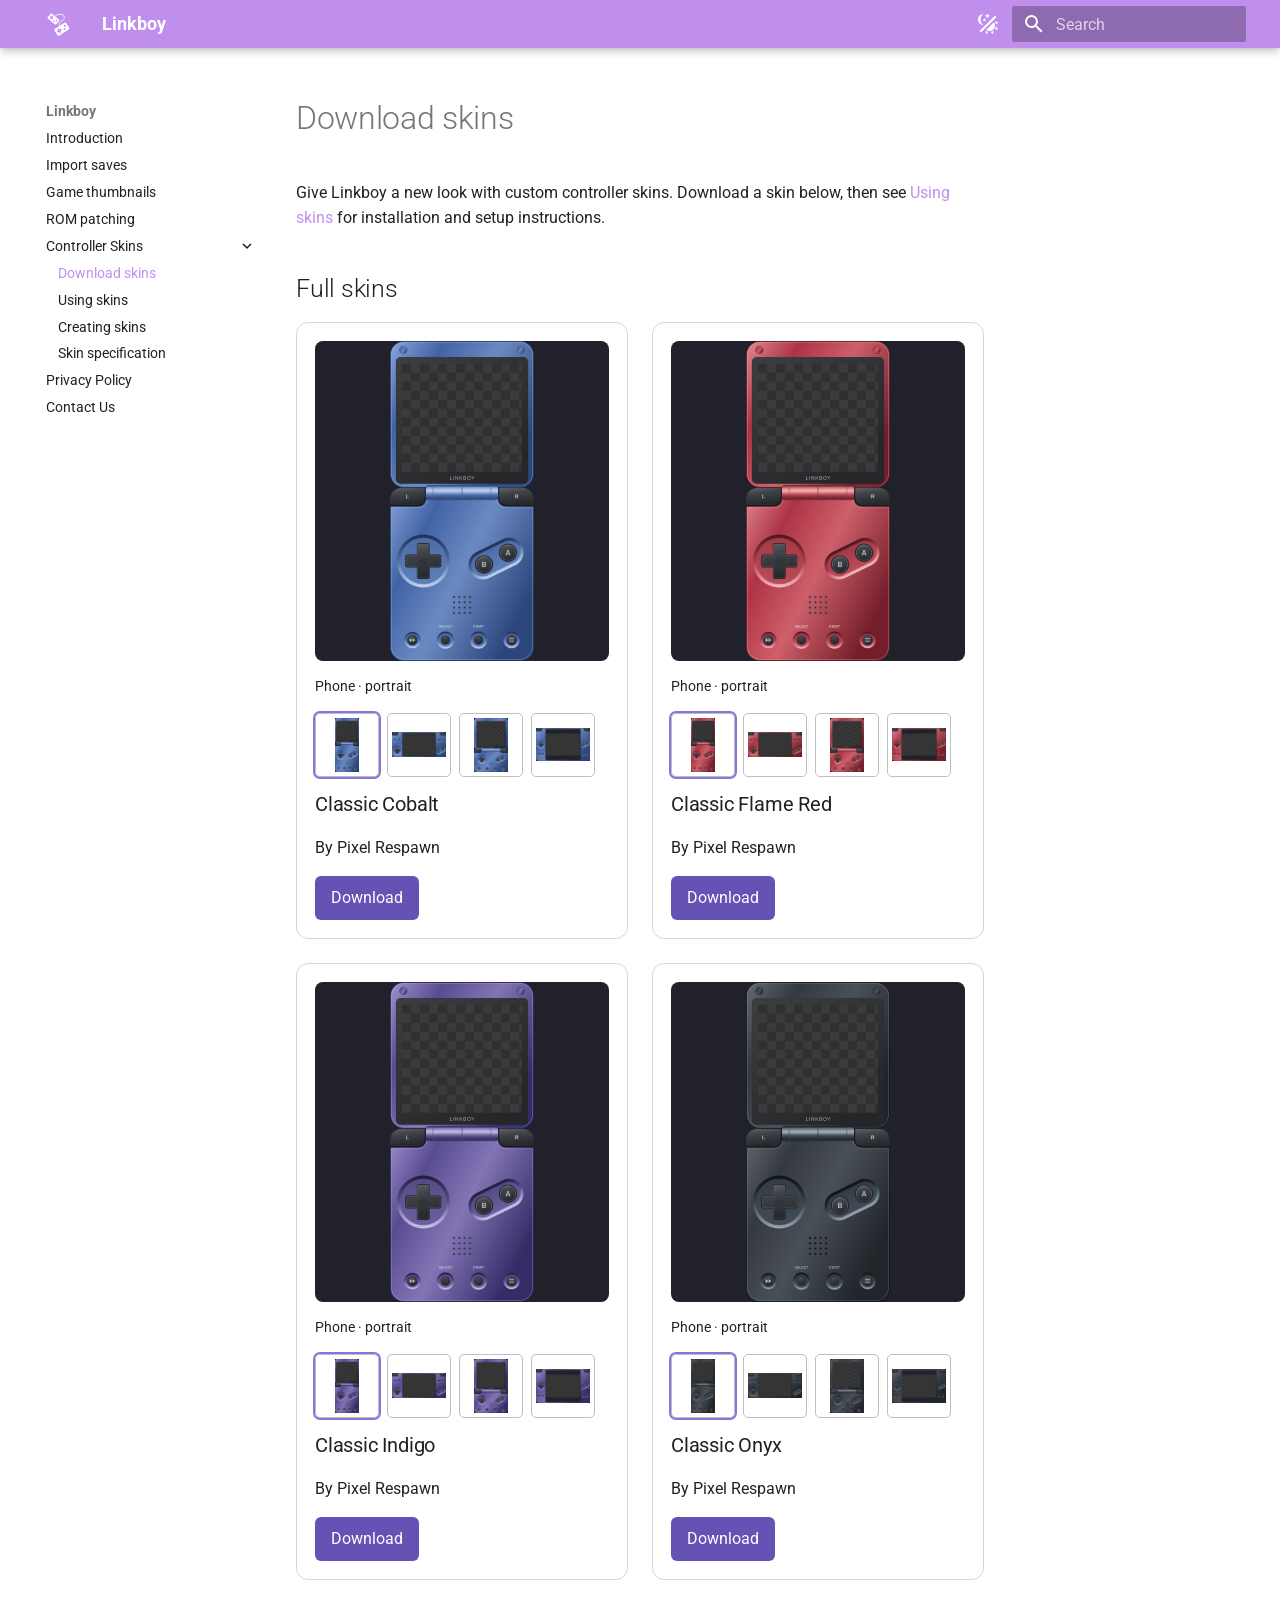
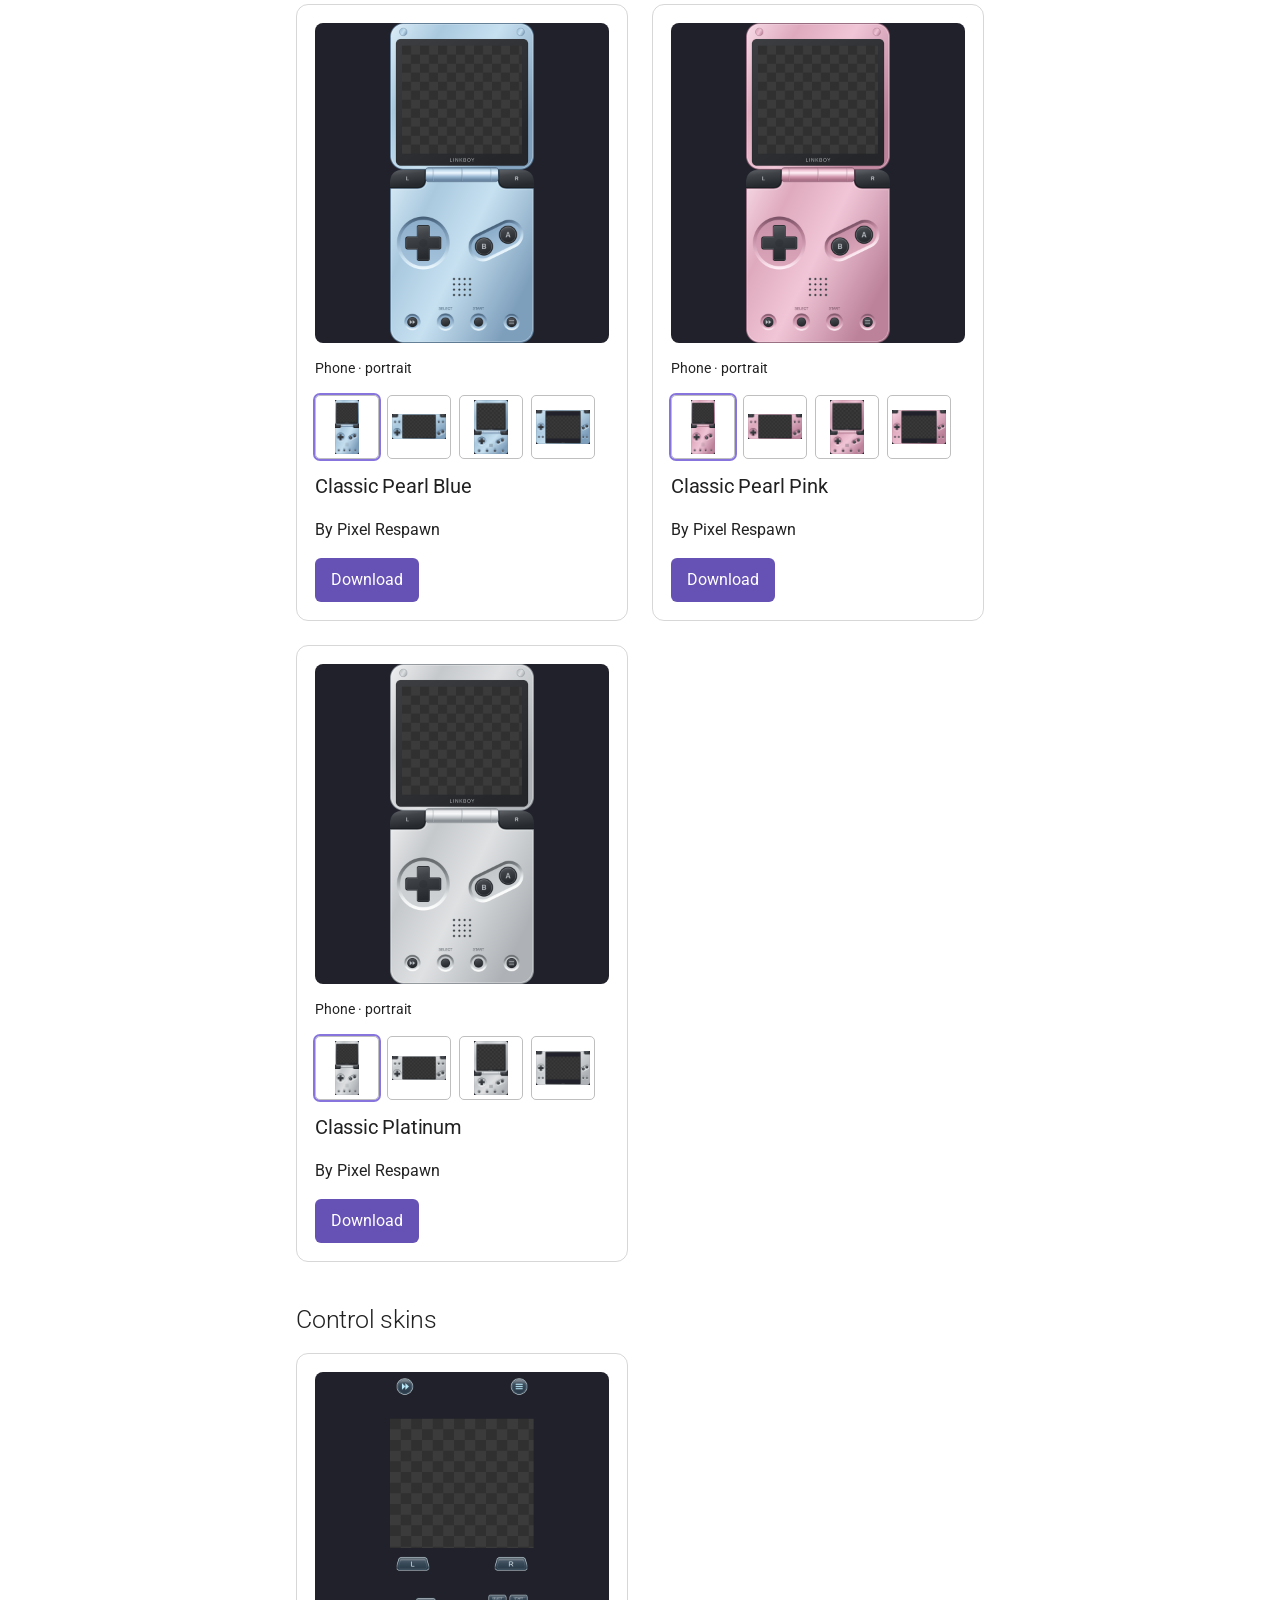
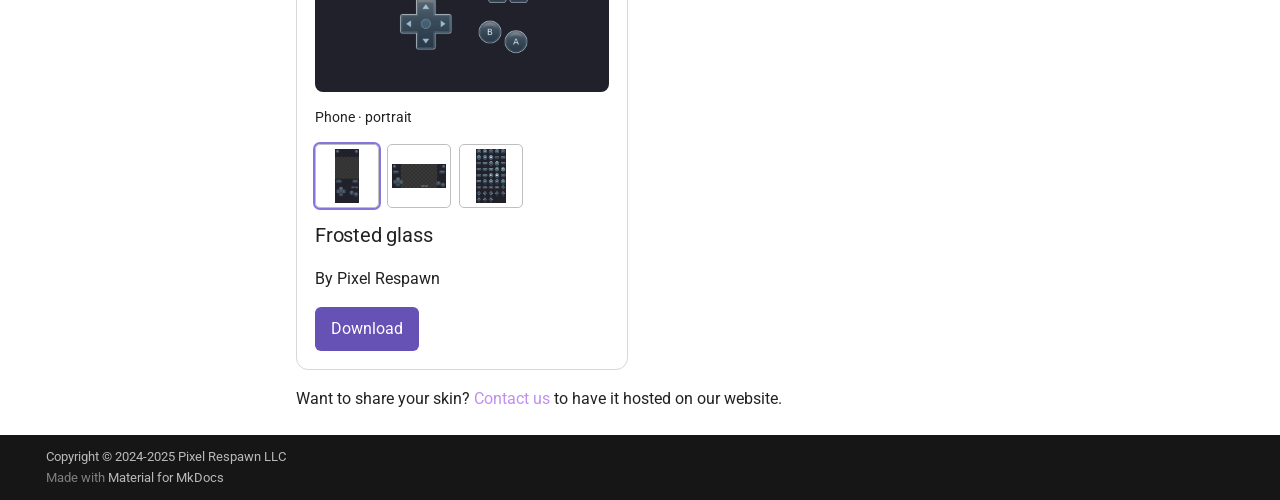
<file: skins/index.html>
<!doctype html>
<html lang="en" class="no-js">
  <head>
    
      <meta charset="utf-8">
      <meta name="viewport" content="width=device-width,initial-scale=1">
      
      
      
        <link rel="canonical" href="https://www.pixelrespawn.com/skins/">
      
      
        <link rel="prev" href="../rom-patching/">
      
      
        <link rel="next" href="../using-skins/">
      
      
        
      
      
      <link rel="icon" href="../images/favicon.png">
      <meta name="generator" content="mkdocs-1.6.1, mkdocs-material-9.7.7">
    
    
      
        <title>Download skins - Linkboy</title>
      
    
    
      <link rel="stylesheet" href="../assets/stylesheets/main.ec1eaa64.min.css">
      
        
        <link rel="stylesheet" href="../assets/stylesheets/palette.ab4e12ef.min.css">
      
      


    
    
      
    
    
      
        
        
        <link rel="preconnect" href="https://fonts.gstatic.com" crossorigin>
        <link rel="stylesheet" href="https://fonts.googleapis.com/css?family=Roboto:300,300i,400,400i,700,700i%7CRoboto+Mono:400,400i,700,700i&display=fallback">
        <style>:root{--md-text-font:"Roboto";--md-code-font:"Roboto Mono"}</style>
      
    
    
      <link rel="stylesheet" href="../stylesheets/extra.css">
    
    <script>__md_scope=new URL("..",location),__md_hash=e=>[...e].reduce(((e,_)=>(e<<5)-e+_.charCodeAt(0)),0),__md_get=(e,_=localStorage,t=__md_scope)=>JSON.parse(_.getItem(t.pathname+"."+e)),__md_set=(e,_,t=localStorage,a=__md_scope)=>{try{t.setItem(a.pathname+"."+e,JSON.stringify(_))}catch(e){}}</script>
    
      

    
    
  </head>
  
  
    
    
      
    
    
    
    
    <body dir="ltr" data-md-color-scheme="default" data-md-color-primary="indigo" data-md-color-accent="indigo">
  
    
    <input class="md-toggle" data-md-toggle="drawer" type="checkbox" id="__drawer" autocomplete="off">
    <input class="md-toggle" data-md-toggle="search" type="checkbox" id="__search" autocomplete="off">
    <label class="md-overlay" for="__drawer"></label>
    <div data-md-component="skip">
      
    </div>
    <div data-md-component="announce">
      
    </div>
    
    
      

  

<header class="md-header md-header--shadow" data-md-component="header">
  <nav class="md-header__inner md-grid" aria-label="Header">
    <a href=".." title="Linkboy" class="md-header__button md-logo" aria-label="Linkboy" data-md-component="logo">
      
  <img src="../images/linkboy-icon.svg" alt="logo">

    </a>
    <label class="md-header__button md-icon" for="__drawer">
      
      <svg xmlns="http://www.w3.org/2000/svg" viewBox="0 0 24 24"><path d="M3 6h18v2H3zm0 5h18v2H3zm0 5h18v2H3z"/></svg>
    </label>
    <div class="md-header__title" data-md-component="header-title">
      <div class="md-header__ellipsis">
        <div class="md-header__topic">
          <span class="md-ellipsis">
            Linkboy
          </span>
        </div>
        <div class="md-header__topic" data-md-component="header-topic">
          <span class="md-ellipsis">
            
              Download skins
            
          </span>
        </div>
      </div>
    </div>
    
      
        <form class="md-header__option" data-md-component="palette">
  
    
    
    
    <input class="md-option" data-md-color-media="(prefers-color-scheme)" data-md-color-scheme="default" data-md-color-primary="indigo" data-md-color-accent="indigo"  aria-label="Switch to light mode"  type="radio" name="__palette" id="__palette_0">
    
      <label class="md-header__button md-icon" title="Switch to light mode" for="__palette_1" hidden>
        <svg xmlns="http://www.w3.org/2000/svg" viewBox="0 0 24 24"><path d="M7.5 2c-1.79 1.15-3 3.18-3 5.5s1.21 4.35 3.03 5.5C4.46 13 2 10.54 2 7.5A5.5 5.5 0 0 1 7.5 2m11.57 1.5 1.43 1.43L4.93 20.5 3.5 19.07zm-6.18 2.43L11.41 5 9.97 6l.42-1.7L9 3.24l1.75-.12.58-1.65L12 3.1l1.73.03-1.35 1.13zm-3.3 3.61-1.16-.73-1.12.78.34-1.32-1.09-.83 1.36-.09.45-1.29.51 1.27 1.36.03-1.05.87zM19 13.5a5.5 5.5 0 0 1-5.5 5.5c-1.22 0-2.35-.4-3.26-1.07l7.69-7.69c.67.91 1.07 2.04 1.07 3.26m-4.4 6.58 2.77-1.15-.24 3.35zm4.33-2.7 1.15-2.77 2.2 2.54zm1.15-4.96-1.14-2.78 3.34.24zM9.63 18.93l2.77 1.15-2.53 2.19z"/></svg>
      </label>
    
  
    
    
    
    <input class="md-option" data-md-color-media="(prefers-color-scheme: light)" data-md-color-scheme="default" data-md-color-primary="custom" data-md-color-accent="custom"  aria-label="Switch to dark mode"  type="radio" name="__palette" id="__palette_1">
    
      <label class="md-header__button md-icon" title="Switch to dark mode" for="__palette_2" hidden>
        <svg xmlns="http://www.w3.org/2000/svg" viewBox="0 0 24 24"><path d="m3.55 19.09 1.41 1.41 1.8-1.79-1.42-1.42M12 6c-3.31 0-6 2.69-6 6s2.69 6 6 6 6-2.69 6-6c0-3.32-2.69-6-6-6m8 7h3v-2h-3m-2.76 7.71 1.8 1.79 1.41-1.41-1.79-1.8M20.45 5l-1.41-1.4-1.8 1.79 1.42 1.42M13 1h-2v3h2M6.76 5.39 4.96 3.6 3.55 5l1.79 1.81zM1 13h3v-2H1m12 9h-2v3h2"/></svg>
      </label>
    
  
    
    
    
    <input class="md-option" data-md-color-media="(prefers-color-scheme: dark)" data-md-color-scheme="slate" data-md-color-primary="custom" data-md-color-accent="custom"  aria-label="Switch to system preference"  type="radio" name="__palette" id="__palette_2">
    
      <label class="md-header__button md-icon" title="Switch to system preference" for="__palette_0" hidden>
        <svg xmlns="http://www.w3.org/2000/svg" viewBox="0 0 24 24"><path d="M9 2c-1.05 0-2.05.16-3 .46 4.06 1.27 7 5.04 7 9.54s-2.94 8.27-7 9.54c.95.3 1.95.46 3 .46a10 10 0 0 0 10-10A10 10 0 0 0 9 2"/></svg>
      </label>
    
  
</form>
      
    
    
      <script>var palette=__md_get("__palette");if(palette&&palette.color){if("(prefers-color-scheme)"===palette.color.media){var media=matchMedia("(prefers-color-scheme: light)"),input=document.querySelector(media.matches?"[data-md-color-media='(prefers-color-scheme: light)']":"[data-md-color-media='(prefers-color-scheme: dark)']");palette.color.media=input.getAttribute("data-md-color-media"),palette.color.scheme=input.getAttribute("data-md-color-scheme"),palette.color.primary=input.getAttribute("data-md-color-primary"),palette.color.accent=input.getAttribute("data-md-color-accent")}for(var[key,value]of Object.entries(palette.color))document.body.setAttribute("data-md-color-"+key,value)}</script>
    
    
    
      
      
        <label class="md-header__button md-icon" for="__search">
          
          <svg xmlns="http://www.w3.org/2000/svg" viewBox="0 0 24 24"><path d="M9.5 3A6.5 6.5 0 0 1 16 9.5c0 1.61-.59 3.09-1.56 4.23l.27.27h.79l5 5-1.5 1.5-5-5v-.79l-.27-.27A6.52 6.52 0 0 1 9.5 16 6.5 6.5 0 0 1 3 9.5 6.5 6.5 0 0 1 9.5 3m0 2C7 5 5 7 5 9.5S7 14 9.5 14 14 12 14 9.5 12 5 9.5 5"/></svg>
        </label>
        <div class="md-search" data-md-component="search" role="dialog">
  <label class="md-search__overlay" for="__search"></label>
  <div class="md-search__inner" role="search">
    <form class="md-search__form" name="search">
      <input type="text" class="md-search__input" name="query" aria-label="Search" placeholder="Search" autocapitalize="off" autocorrect="off" autocomplete="off" spellcheck="false" data-md-component="search-query" required>
      <label class="md-search__icon md-icon" for="__search">
        
        <svg xmlns="http://www.w3.org/2000/svg" viewBox="0 0 24 24"><path d="M9.5 3A6.5 6.5 0 0 1 16 9.5c0 1.61-.59 3.09-1.56 4.23l.27.27h.79l5 5-1.5 1.5-5-5v-.79l-.27-.27A6.52 6.52 0 0 1 9.5 16 6.5 6.5 0 0 1 3 9.5 6.5 6.5 0 0 1 9.5 3m0 2C7 5 5 7 5 9.5S7 14 9.5 14 14 12 14 9.5 12 5 9.5 5"/></svg>
        
        <svg xmlns="http://www.w3.org/2000/svg" viewBox="0 0 24 24"><path d="M20 11v2H8l5.5 5.5-1.42 1.42L4.16 12l7.92-7.92L13.5 5.5 8 11z"/></svg>
      </label>
      <nav class="md-search__options" aria-label="Search">
        
        <button type="reset" class="md-search__icon md-icon" title="Clear" aria-label="Clear" tabindex="-1">
          
          <svg xmlns="http://www.w3.org/2000/svg" viewBox="0 0 24 24"><path d="M19 6.41 17.59 5 12 10.59 6.41 5 5 6.41 10.59 12 5 17.59 6.41 19 12 13.41 17.59 19 19 17.59 13.41 12z"/></svg>
        </button>
      </nav>
      
    </form>
    <div class="md-search__output">
      <div class="md-search__scrollwrap" tabindex="0" data-md-scrollfix>
        <div class="md-search-result" data-md-component="search-result">
          <div class="md-search-result__meta">
            Initializing search
          </div>
          <ol class="md-search-result__list" role="presentation"></ol>
        </div>
      </div>
    </div>
  </div>
</div>
      
    
    
  </nav>
  
</header>
    
    <div class="md-container" data-md-component="container">
      
      
        
          
        
      
      <main class="md-main" data-md-component="main">
        <div class="md-main__inner md-grid">
          
            
              
              <div class="md-sidebar md-sidebar--primary" data-md-component="sidebar" data-md-type="navigation" >
                <div class="md-sidebar__scrollwrap">
                  <div class="md-sidebar__inner">
                    



<nav class="md-nav md-nav--primary" aria-label="Navigation" data-md-level="0">
  <label class="md-nav__title" for="__drawer">
    <a href=".." title="Linkboy" class="md-nav__button md-logo" aria-label="Linkboy" data-md-component="logo">
      
  <img src="../images/linkboy-icon.svg" alt="logo">

    </a>
    Linkboy
  </label>
  
  <ul class="md-nav__list" data-md-scrollfix>
    
      
      
  
  
  
  
    <li class="md-nav__item">
      <a href=".." class="md-nav__link">
        
  
  
  <span class="md-ellipsis">
    
  
    Introduction
  

    
  </span>
  
  

      </a>
    </li>
  

    
      
      
  
  
  
  
    <li class="md-nav__item">
      <a href="../import-saves/" class="md-nav__link">
        
  
  
  <span class="md-ellipsis">
    
  
    Import saves
  

    
  </span>
  
  

      </a>
    </li>
  

    
      
      
  
  
  
  
    <li class="md-nav__item">
      <a href="../game-thumbnails/" class="md-nav__link">
        
  
  
  <span class="md-ellipsis">
    
  
    Game thumbnails
  

    
  </span>
  
  

      </a>
    </li>
  

    
      
      
  
  
  
  
    <li class="md-nav__item">
      <a href="../rom-patching/" class="md-nav__link">
        
  
  
  <span class="md-ellipsis">
    
  
    ROM patching
  

    
  </span>
  
  

      </a>
    </li>
  

    
      
      
  
  
    
  
  
  
    
    
    
    
    
    <li class="md-nav__item md-nav__item--active md-nav__item--nested">
      
        
        
        <input class="md-nav__toggle md-toggle " type="checkbox" id="__nav_5" checked>
        
          
          <label class="md-nav__link" for="__nav_5" id="__nav_5_label" tabindex="0">
            
  
  
  <span class="md-ellipsis">
    
  
    Controller Skins
  

    
  </span>
  
  

            <span class="md-nav__icon md-icon"></span>
          </label>
        
        <nav class="md-nav" data-md-level="1" aria-labelledby="__nav_5_label" aria-expanded="true">
          <label class="md-nav__title" for="__nav_5">
            <span class="md-nav__icon md-icon"></span>
            
  
    Controller Skins
  

          </label>
          <ul class="md-nav__list" data-md-scrollfix>
            
              
                
  
  
    
  
  
  
    <li class="md-nav__item md-nav__item--active">
      
      <input class="md-nav__toggle md-toggle" type="checkbox" id="__toc">
      
      
      
      <a href="./" class="md-nav__link md-nav__link--active">
        
  
  
  <span class="md-ellipsis">
    
  
    Download skins
  

    
  </span>
  
  

      </a>
      
    </li>
  

              
            
              
                
  
  
  
  
    <li class="md-nav__item">
      <a href="../using-skins/" class="md-nav__link">
        
  
  
  <span class="md-ellipsis">
    
  
    Using skins
  

    
  </span>
  
  

      </a>
    </li>
  

              
            
              
                
  
  
  
  
    <li class="md-nav__item">
      <a href="../creating-skins/" class="md-nav__link">
        
  
  
  <span class="md-ellipsis">
    
  
    Creating skins
  

    
  </span>
  
  

      </a>
    </li>
  

              
            
              
                
  
  
  
  
    <li class="md-nav__item">
      <a href="../skin-spec/" class="md-nav__link">
        
  
  
  <span class="md-ellipsis">
    
  
    Skin specification
  

    
  </span>
  
  

      </a>
    </li>
  

              
            
          </ul>
        </nav>
      
    </li>
  

    
      
      
  
  
  
  
    <li class="md-nav__item">
      <a href="../privacy-policy/" class="md-nav__link">
        
  
  
  <span class="md-ellipsis">
    
  
    Privacy Policy
  

    
  </span>
  
  

      </a>
    </li>
  

    
      
      
  
  
  
  
    <li class="md-nav__item">
      <a href="../contact/" class="md-nav__link">
        
  
  
  <span class="md-ellipsis">
    
  
    Contact Us
  

    
  </span>
  
  

      </a>
    </li>
  

    
  </ul>
</nav>
                  </div>
                </div>
              </div>
            
            
              
              <div class="md-sidebar md-sidebar--secondary" data-md-component="sidebar" data-md-type="toc" >
                <div class="md-sidebar__scrollwrap">
                  <div class="md-sidebar__inner">
                    

<nav class="md-nav md-nav--secondary" aria-label="Table of contents">
  
  
  
  
</nav>
                  </div>
                </div>
              </div>
            
          
          
            <div class="md-content" data-md-component="content">
              
              <article class="md-content__inner md-typeset">
                
                  



<style>

.skin-gallery {
    display:grid;
    grid-template-columns:repeat(auto-fill,minmax(min(100%,320px),1fr));
    gap:24px;
}

.skin-card {
    border:1px solid #8885;
    border-radius:12px;
    padding:18px;
    min-width:0;
}

.skin-card h3 {
    margin:12px 0 4px;
}

.skin-main {
    display:block;
    background:#20212a;
    border-radius:8px;
    text-align:center;
}

.skin-main img {
    width:100%;
    height:320px;
    object-fit:contain;
    display:block;
}

.skin-thumbs {
    display:flex;
    gap:8px;
    flex-wrap:wrap;
    margin:12px 0;
}

.skin-thumbs button {
    background:transparent;
    border:1px solid #8888;
    border-radius:5px;
    padding:4px;
    cursor:pointer;
    color:inherit;
}

.skin-thumbs button[aria-pressed=true] {
    outline:2px solid #8874dd;
}

.skin-thumbs img {
    width:54px;
    height:54px;
    object-fit:contain;
    display:block;
}

.skin-download {
    display:inline-block;
    padding:9px 16px;
    background:#6651b4;
    color:white!important;
    border-radius:6px;
    text-decoration:none;
}

.skin-note {
    font-size:.85em;
    opacity:.8;
}

.skin-caption {
    font-size:.9em;
}

.skin-viewer {
    border:0;
    border-radius:12px;
    padding:0;
    background:#20212a;
    color:#fff;
    width:min(1100px,94vw);
    max-width:94vw;
    max-height:94vh;
    box-sizing:border-box;
}

.skin-viewer::backdrop {
    background:#000c;
}

.skin-viewer-stage {
    position:relative;
}

.skin-viewer img {
    display:block;
    width:100%;
    height:80vh;
    max-height:calc(94vh - 64px);
    object-fit:contain;
}

.skin-viewer button {
    position:absolute;
    z-index:1;
    cursor:pointer;
    border:1px solid #ffffff55;
    background:#18181899;
    color:white;
    border-radius:50%;
    width:48px;
    height:48px;
    padding:0;
    font:32px/1 system-ui;
    display:flex;
    align-items:center;
    justify-content:center;
    transition:background .15s;
}

.skin-viewer button:hover {
    background:#181818dd;
}

.skin-viewer button:focus-visible {
    outline:3px solid white;
    outline-offset:2px;
}

.skin-viewer button:disabled {
    display:none;
}

.skin-viewer [data-action=prev] {
    left:12px;
    top:50%;
    transform:translateY(-50%);
}

.skin-viewer [data-action=next] {
    right:12px;
    top:50%;
    transform:translateY(-50%);
}

.skin-viewer [data-action=close] {
    top:12px;
    right:12px;
}

.skin-viewer-caption {
    text-align:center;
    margin:0;
    padding:12px 16px;
    font-size:14px;
}

</style>

<h1>Download skins</h1>
<p>Give Linkboy a new look with custom controller skins. Download a skin below, then see <a href="../using-skins/">Using skins</a> for installation and setup instructions.</p>
<h2>Full skins</h2>
<div class="skin-gallery"><article class="skin-card"><a class="skin-main" href="previews/classic-cobalt-cc2fd106-phone-portrait.png"><img loading="lazy" src="previews/classic-cobalt-cc2fd106-phone-portrait.png" alt="Phone · portrait"></a><p class="skin-caption">Phone · portrait</p><div class="skin-thumbs"><button type="button" data-src="previews/classic-cobalt-cc2fd106-phone-portrait.png" data-label="Phone · portrait" aria-label="Show Phone · portrait" aria-pressed="true"><img loading="lazy" src="previews/classic-cobalt-cc2fd106-phone-portrait.png" alt=""></button><button type="button" data-src="previews/classic-cobalt-cc2fd106-phone-landscape.png" data-label="Phone · landscape" aria-label="Show Phone · landscape" aria-pressed="false"><img loading="lazy" src="previews/classic-cobalt-cc2fd106-phone-landscape.png" alt=""></button><button type="button" data-src="previews/classic-cobalt-cc2fd106-tablet-portrait.png" data-label="Tablet · portrait" aria-label="Show Tablet · portrait" aria-pressed="false"><img loading="lazy" src="previews/classic-cobalt-cc2fd106-tablet-portrait.png" alt=""></button><button type="button" data-src="previews/classic-cobalt-cc2fd106-tablet-landscape.png" data-label="Tablet · landscape" aria-label="Show Tablet · landscape" aria-pressed="false"><img loading="lazy" src="previews/classic-cobalt-cc2fd106-tablet-landscape.png" alt=""></button></div><h3>Classic Cobalt</h3><p>By Pixel Respawn</p><a class="skin-download" href="downloads/classic-cobalt.lbskin" download>Download</a></article><article class="skin-card"><a class="skin-main" href="previews/classic-flame_red-43cf8b52-phone-portrait.png"><img loading="lazy" src="previews/classic-flame_red-43cf8b52-phone-portrait.png" alt="Phone · portrait"></a><p class="skin-caption">Phone · portrait</p><div class="skin-thumbs"><button type="button" data-src="previews/classic-flame_red-43cf8b52-phone-portrait.png" data-label="Phone · portrait" aria-label="Show Phone · portrait" aria-pressed="true"><img loading="lazy" src="previews/classic-flame_red-43cf8b52-phone-portrait.png" alt=""></button><button type="button" data-src="previews/classic-flame_red-43cf8b52-phone-landscape.png" data-label="Phone · landscape" aria-label="Show Phone · landscape" aria-pressed="false"><img loading="lazy" src="previews/classic-flame_red-43cf8b52-phone-landscape.png" alt=""></button><button type="button" data-src="previews/classic-flame_red-43cf8b52-tablet-portrait.png" data-label="Tablet · portrait" aria-label="Show Tablet · portrait" aria-pressed="false"><img loading="lazy" src="previews/classic-flame_red-43cf8b52-tablet-portrait.png" alt=""></button><button type="button" data-src="previews/classic-flame_red-43cf8b52-tablet-landscape.png" data-label="Tablet · landscape" aria-label="Show Tablet · landscape" aria-pressed="false"><img loading="lazy" src="previews/classic-flame_red-43cf8b52-tablet-landscape.png" alt=""></button></div><h3>Classic Flame Red</h3><p>By Pixel Respawn</p><a class="skin-download" href="downloads/classic-flame_red.lbskin" download>Download</a></article><article class="skin-card"><a class="skin-main" href="previews/classic-indigo-3b122896-phone-portrait.png"><img loading="lazy" src="previews/classic-indigo-3b122896-phone-portrait.png" alt="Phone · portrait"></a><p class="skin-caption">Phone · portrait</p><div class="skin-thumbs"><button type="button" data-src="previews/classic-indigo-3b122896-phone-portrait.png" data-label="Phone · portrait" aria-label="Show Phone · portrait" aria-pressed="true"><img loading="lazy" src="previews/classic-indigo-3b122896-phone-portrait.png" alt=""></button><button type="button" data-src="previews/classic-indigo-3b122896-phone-landscape.png" data-label="Phone · landscape" aria-label="Show Phone · landscape" aria-pressed="false"><img loading="lazy" src="previews/classic-indigo-3b122896-phone-landscape.png" alt=""></button><button type="button" data-src="previews/classic-indigo-3b122896-tablet-portrait.png" data-label="Tablet · portrait" aria-label="Show Tablet · portrait" aria-pressed="false"><img loading="lazy" src="previews/classic-indigo-3b122896-tablet-portrait.png" alt=""></button><button type="button" data-src="previews/classic-indigo-3b122896-tablet-landscape.png" data-label="Tablet · landscape" aria-label="Show Tablet · landscape" aria-pressed="false"><img loading="lazy" src="previews/classic-indigo-3b122896-tablet-landscape.png" alt=""></button></div><h3>Classic Indigo</h3><p>By Pixel Respawn</p><a class="skin-download" href="downloads/classic-indigo.lbskin" download>Download</a></article><article class="skin-card"><a class="skin-main" href="previews/classic-onyx-ff20c70e-phone-portrait.png"><img loading="lazy" src="previews/classic-onyx-ff20c70e-phone-portrait.png" alt="Phone · portrait"></a><p class="skin-caption">Phone · portrait</p><div class="skin-thumbs"><button type="button" data-src="previews/classic-onyx-ff20c70e-phone-portrait.png" data-label="Phone · portrait" aria-label="Show Phone · portrait" aria-pressed="true"><img loading="lazy" src="previews/classic-onyx-ff20c70e-phone-portrait.png" alt=""></button><button type="button" data-src="previews/classic-onyx-ff20c70e-phone-landscape.png" data-label="Phone · landscape" aria-label="Show Phone · landscape" aria-pressed="false"><img loading="lazy" src="previews/classic-onyx-ff20c70e-phone-landscape.png" alt=""></button><button type="button" data-src="previews/classic-onyx-ff20c70e-tablet-portrait.png" data-label="Tablet · portrait" aria-label="Show Tablet · portrait" aria-pressed="false"><img loading="lazy" src="previews/classic-onyx-ff20c70e-tablet-portrait.png" alt=""></button><button type="button" data-src="previews/classic-onyx-ff20c70e-tablet-landscape.png" data-label="Tablet · landscape" aria-label="Show Tablet · landscape" aria-pressed="false"><img loading="lazy" src="previews/classic-onyx-ff20c70e-tablet-landscape.png" alt=""></button></div><h3>Classic Onyx</h3><p>By Pixel Respawn</p><a class="skin-download" href="downloads/classic-onyx.lbskin" download>Download</a></article><article class="skin-card"><a class="skin-main" href="previews/classic-pearl_blue-ed486772-phone-portrait.png"><img loading="lazy" src="previews/classic-pearl_blue-ed486772-phone-portrait.png" alt="Phone · portrait"></a><p class="skin-caption">Phone · portrait</p><div class="skin-thumbs"><button type="button" data-src="previews/classic-pearl_blue-ed486772-phone-portrait.png" data-label="Phone · portrait" aria-label="Show Phone · portrait" aria-pressed="true"><img loading="lazy" src="previews/classic-pearl_blue-ed486772-phone-portrait.png" alt=""></button><button type="button" data-src="previews/classic-pearl_blue-ed486772-phone-landscape.png" data-label="Phone · landscape" aria-label="Show Phone · landscape" aria-pressed="false"><img loading="lazy" src="previews/classic-pearl_blue-ed486772-phone-landscape.png" alt=""></button><button type="button" data-src="previews/classic-pearl_blue-ed486772-tablet-portrait.png" data-label="Tablet · portrait" aria-label="Show Tablet · portrait" aria-pressed="false"><img loading="lazy" src="previews/classic-pearl_blue-ed486772-tablet-portrait.png" alt=""></button><button type="button" data-src="previews/classic-pearl_blue-ed486772-tablet-landscape.png" data-label="Tablet · landscape" aria-label="Show Tablet · landscape" aria-pressed="false"><img loading="lazy" src="previews/classic-pearl_blue-ed486772-tablet-landscape.png" alt=""></button></div><h3>Classic Pearl Blue</h3><p>By Pixel Respawn</p><a class="skin-download" href="downloads/classic-pearl_blue.lbskin" download>Download</a></article><article class="skin-card"><a class="skin-main" href="previews/classic-pearl_pink-6d5a8642-phone-portrait.png"><img loading="lazy" src="previews/classic-pearl_pink-6d5a8642-phone-portrait.png" alt="Phone · portrait"></a><p class="skin-caption">Phone · portrait</p><div class="skin-thumbs"><button type="button" data-src="previews/classic-pearl_pink-6d5a8642-phone-portrait.png" data-label="Phone · portrait" aria-label="Show Phone · portrait" aria-pressed="true"><img loading="lazy" src="previews/classic-pearl_pink-6d5a8642-phone-portrait.png" alt=""></button><button type="button" data-src="previews/classic-pearl_pink-6d5a8642-phone-landscape.png" data-label="Phone · landscape" aria-label="Show Phone · landscape" aria-pressed="false"><img loading="lazy" src="previews/classic-pearl_pink-6d5a8642-phone-landscape.png" alt=""></button><button type="button" data-src="previews/classic-pearl_pink-6d5a8642-tablet-portrait.png" data-label="Tablet · portrait" aria-label="Show Tablet · portrait" aria-pressed="false"><img loading="lazy" src="previews/classic-pearl_pink-6d5a8642-tablet-portrait.png" alt=""></button><button type="button" data-src="previews/classic-pearl_pink-6d5a8642-tablet-landscape.png" data-label="Tablet · landscape" aria-label="Show Tablet · landscape" aria-pressed="false"><img loading="lazy" src="previews/classic-pearl_pink-6d5a8642-tablet-landscape.png" alt=""></button></div><h3>Classic Pearl Pink</h3><p>By Pixel Respawn</p><a class="skin-download" href="downloads/classic-pearl_pink.lbskin" download>Download</a></article><article class="skin-card"><a class="skin-main" href="previews/classic-platinum-2c5bdd92-phone-portrait.png"><img loading="lazy" src="previews/classic-platinum-2c5bdd92-phone-portrait.png" alt="Phone · portrait"></a><p class="skin-caption">Phone · portrait</p><div class="skin-thumbs"><button type="button" data-src="previews/classic-platinum-2c5bdd92-phone-portrait.png" data-label="Phone · portrait" aria-label="Show Phone · portrait" aria-pressed="true"><img loading="lazy" src="previews/classic-platinum-2c5bdd92-phone-portrait.png" alt=""></button><button type="button" data-src="previews/classic-platinum-2c5bdd92-phone-landscape.png" data-label="Phone · landscape" aria-label="Show Phone · landscape" aria-pressed="false"><img loading="lazy" src="previews/classic-platinum-2c5bdd92-phone-landscape.png" alt=""></button><button type="button" data-src="previews/classic-platinum-2c5bdd92-tablet-portrait.png" data-label="Tablet · portrait" aria-label="Show Tablet · portrait" aria-pressed="false"><img loading="lazy" src="previews/classic-platinum-2c5bdd92-tablet-portrait.png" alt=""></button><button type="button" data-src="previews/classic-platinum-2c5bdd92-tablet-landscape.png" data-label="Tablet · landscape" aria-label="Show Tablet · landscape" aria-pressed="false"><img loading="lazy" src="previews/classic-platinum-2c5bdd92-tablet-landscape.png" alt=""></button></div><h3>Classic Platinum</h3><p>By Pixel Respawn</p><a class="skin-download" href="downloads/classic-platinum.lbskin" download>Download</a></article></div>
<h2>Control skins</h2>
<div class="skin-gallery"><article class="skin-card"><a class="skin-main" href="previews/frosted_glass-b0ae5c2c-phone-portrait.png"><img loading="lazy" src="previews/frosted_glass-b0ae5c2c-phone-portrait.png" alt="Phone · portrait"></a><p class="skin-caption">Phone · portrait</p><div class="skin-thumbs"><button type="button" data-src="previews/frosted_glass-b0ae5c2c-phone-portrait.png" data-label="Phone · portrait" aria-label="Show Phone · portrait" aria-pressed="true"><img loading="lazy" src="previews/frosted_glass-b0ae5c2c-phone-portrait.png" alt=""></button><button type="button" data-src="previews/frosted_glass-b0ae5c2c-phone-landscape.png" data-label="Phone · landscape" aria-label="Show Phone · landscape" aria-pressed="false"><img loading="lazy" src="previews/frosted_glass-b0ae5c2c-phone-landscape.png" alt=""></button><button type="button" data-src="previews/frosted_glass-b0ae5c2c-controls.png" data-label="Included controls and states" aria-label="Show Included controls and states" aria-pressed="false"><img loading="lazy" src="previews/frosted_glass-b0ae5c2c-controls.png" alt=""></button></div><h3>Frosted glass</h3><p>By Pixel Respawn</p><a class="skin-download" href="downloads/frosted_glass.lbskin" download>Download</a></article></div>
<p>Want to share your skin? <a href="../contact/">Contact us</a> to have it hosted on our website.</p>

<script>
(() => {
  const viewer = document.createElement('dialog');
  viewer.className = 'skin-viewer';
  viewer.setAttribute('aria-label', 'Skin preview');
  viewer.innerHTML = `
    <div class="skin-viewer-stage">
      <img alt="">
      <button type="button" data-action="prev" aria-label="Previous preview">&#8592;</button>
      <button type="button" data-action="next" aria-label="Next preview">&#8594;</button>
      <button type="button" data-action="close" aria-label="Close preview">&times;</button>
    </div>
    <p class="skin-viewer-caption" aria-live="polite"></p>
  `;
  document.body.appendChild(viewer);
  let previews = [], index = 0, opener = null, skinName = '';
  const show = () => {
    const b = previews[index];
    viewer.querySelector('img').src = b.dataset.src;
    viewer.querySelector('img').alt = skinName + ': ' + b.dataset.label;
    viewer.querySelector('.skin-viewer-caption').textContent = skinName + ' — ' + b.dataset.label + ' (' + (index + 1) + '/' + previews.length + ')';
    viewer.querySelector('[data-action="prev"]').disabled = previews.length < 2;
    viewer.querySelector('[data-action="next"]').disabled = previews.length < 2;
  };
  // Wrap around when navigating past either end of this skin's previews.
  const move = delta => {
    index = (index + delta + previews.length) % previews.length;
    show();
  };
  viewer.querySelector('[data-action="prev"]').addEventListener('click', () => move(-1));
  viewer.querySelector('[data-action="next"]').addEventListener('click', () => move(1));
  viewer.querySelector('[data-action="close"]').addEventListener('click', () => viewer.close());
  viewer.addEventListener('keydown', e => {
    if (e.key === 'ArrowLeft' || e.key === 'ArrowRight') {
      e.preventDefault();
      move(e.key === 'ArrowLeft' ? -1 : 1);
    }
  });
  viewer.addEventListener('close', () => { if (opener) opener.focus(); });
  viewer.addEventListener('click', e => {
    const r = viewer.getBoundingClientRect();
    if (e.target === viewer && (e.clientX < r.left || e.clientX > r.right || e.clientY < r.top || e.clientY > r.bottom)) viewer.close();
  });
  document.querySelectorAll('.skin-card').forEach(card => {
    const link = card.querySelector('.skin-main');
    if (!link) return;
    const buttons = Array.from(card.querySelectorAll('.skin-thumbs button'));
    buttons.forEach(b => b.addEventListener('click', () => {
      link.querySelector('img').src = b.dataset.src;
      link.querySelector('img').alt = b.dataset.label;
      link.href = b.dataset.src;
      card.querySelector('.skin-caption').textContent = b.dataset.label;
      buttons.forEach(x => x.setAttribute('aria-pressed', String(x === b)));
    }));
    link.addEventListener('click', e => {
      e.preventDefault();
      previews = buttons;
      index = Math.max(0, buttons.findIndex(b => b.getAttribute('aria-pressed') === 'true'));
      opener = link;
      skinName = card.querySelector('h3').textContent;
      show();
      viewer.showModal();
    });
  });
})();
</script>







  
  






                
              </article>
            </div>
          
          
<script>var target=document.getElementById(location.hash.slice(1));target&&target.name&&(target.checked=target.name.startsWith("__tabbed_"))</script>
        </div>
        
      </main>
      
        <footer class="md-footer">
  
  <div class="md-footer-meta md-typeset">
    <div class="md-footer-meta__inner md-grid">
      <div class="md-copyright">
  
    <div class="md-copyright__highlight">
      Copyright &copy; 2024-2025 Pixel Respawn LLC
    </div>
  
  
    Made with
    <a href="https://squidfunk.github.io/mkdocs-material/" target="_blank" rel="noopener">
      Material for MkDocs
    </a>
  
</div>
      
    </div>
  </div>
</footer>
      
    </div>
    <div class="md-dialog" data-md-component="dialog">
      <div class="md-dialog__inner md-typeset"></div>
    </div>
    
    
    
      
      
      <script id="__config" type="application/json">{"annotate": null, "base": "..", "features": [], "search": "../assets/javascripts/workers/search.2c215733.min.js", "tags": null, "translations": {"clipboard.copied": "Copied to clipboard", "clipboard.copy": "Copy to clipboard", "search.result.more.one": "1 more on this page", "search.result.more.other": "# more on this page", "search.result.none": "No matching documents", "search.result.one": "1 matching document", "search.result.other": "# matching documents", "search.result.placeholder": "Type to start searching", "search.result.term.missing": "Missing", "select.version": "Select version"}, "version": null}</script>
    
    
      <script src="../assets/javascripts/bundle.d7400e89.min.js"></script>
      
    
  </body>
</html>
</file>
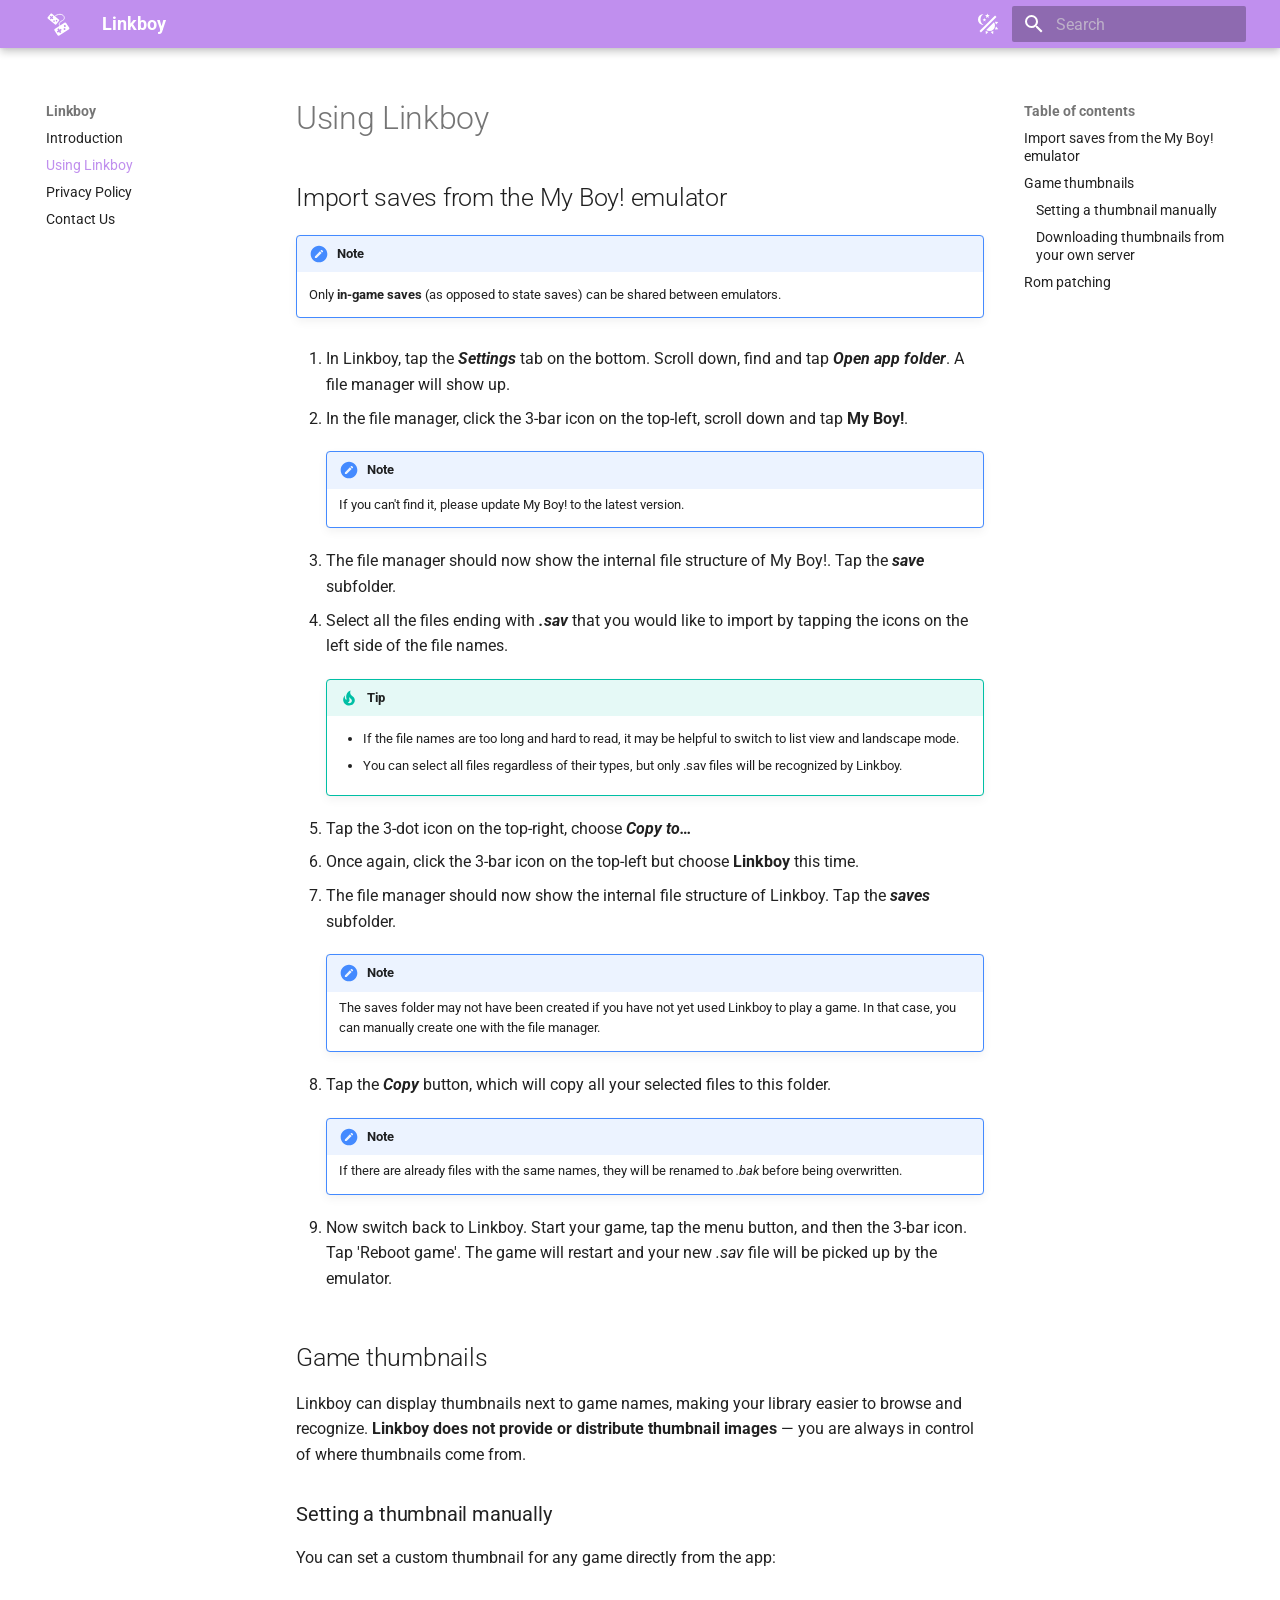
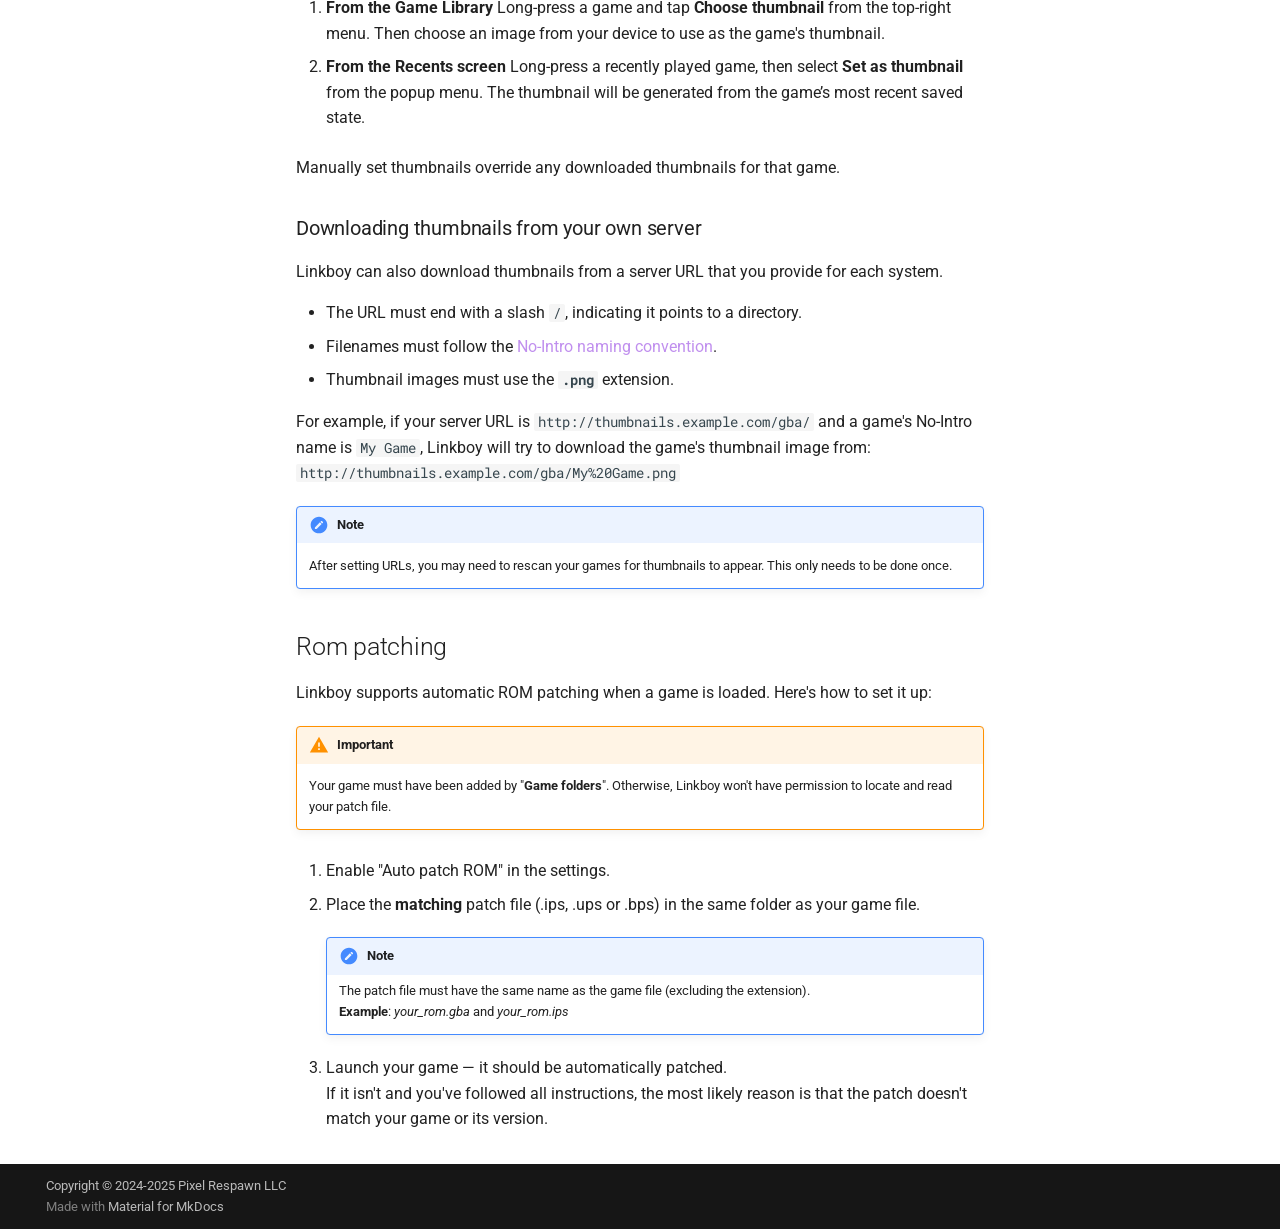
<file: using-linkboy/index.html>
<!doctype html>
<html lang="en" class="no-js">
  <head>
    
      <meta charset="utf-8">
      <meta name="viewport" content="width=device-width,initial-scale=1">
      
      
      
        <link rel="canonical" href="https://www.pixelrespawn.com/using-linkboy/">
      
      
        <link rel="prev" href="..">
      
      
        <link rel="next" href="../privacy-policy/">
      
      
        
      
      
      <link rel="icon" href="../images/favicon.png">
      <meta name="generator" content="mkdocs-1.6.1, mkdocs-material-9.7.6">
    
    
      
        <title>Using Linkboy - Linkboy</title>
      
    
    
      <link rel="stylesheet" href="../assets/stylesheets/main.484c7ddc.min.css">
      
        
        <link rel="stylesheet" href="../assets/stylesheets/palette.ab4e12ef.min.css">
      
      


    
    
      
    
    
      
        
        
        <link rel="preconnect" href="https://fonts.gstatic.com" crossorigin>
        <link rel="stylesheet" href="https://fonts.googleapis.com/css?family=Roboto:300,300i,400,400i,700,700i%7CRoboto+Mono:400,400i,700,700i&display=fallback">
        <style>:root{--md-text-font:"Roboto";--md-code-font:"Roboto Mono"}</style>
      
    
    
      <link rel="stylesheet" href="../stylesheets/extra.css">
    
    <script>__md_scope=new URL("..",location),__md_hash=e=>[...e].reduce(((e,_)=>(e<<5)-e+_.charCodeAt(0)),0),__md_get=(e,_=localStorage,t=__md_scope)=>JSON.parse(_.getItem(t.pathname+"."+e)),__md_set=(e,_,t=localStorage,a=__md_scope)=>{try{t.setItem(a.pathname+"."+e,JSON.stringify(_))}catch(e){}}</script>
    
      

    
    
  </head>
  
  
    
    
      
    
    
    
    
    <body dir="ltr" data-md-color-scheme="default" data-md-color-primary="indigo" data-md-color-accent="indigo">
  
    
    <input class="md-toggle" data-md-toggle="drawer" type="checkbox" id="__drawer" autocomplete="off">
    <input class="md-toggle" data-md-toggle="search" type="checkbox" id="__search" autocomplete="off">
    <label class="md-overlay" for="__drawer"></label>
    <div data-md-component="skip">
      
        
        <a href="#using-linkboy" class="md-skip">
          Skip to content
        </a>
      
    </div>
    <div data-md-component="announce">
      
    </div>
    
    
      

  

<header class="md-header md-header--shadow" data-md-component="header">
  <nav class="md-header__inner md-grid" aria-label="Header">
    <a href=".." title="Linkboy" class="md-header__button md-logo" aria-label="Linkboy" data-md-component="logo">
      
  <img src="../images/linkboy-icon.svg" alt="logo">

    </a>
    <label class="md-header__button md-icon" for="__drawer">
      
      <svg xmlns="http://www.w3.org/2000/svg" viewBox="0 0 24 24"><path d="M3 6h18v2H3zm0 5h18v2H3zm0 5h18v2H3z"/></svg>
    </label>
    <div class="md-header__title" data-md-component="header-title">
      <div class="md-header__ellipsis">
        <div class="md-header__topic">
          <span class="md-ellipsis">
            Linkboy
          </span>
        </div>
        <div class="md-header__topic" data-md-component="header-topic">
          <span class="md-ellipsis">
            
              Using Linkboy
            
          </span>
        </div>
      </div>
    </div>
    
      
        <form class="md-header__option" data-md-component="palette">
  
    
    
    
    <input class="md-option" data-md-color-media="(prefers-color-scheme)" data-md-color-scheme="default" data-md-color-primary="indigo" data-md-color-accent="indigo"  aria-label="Switch to light mode"  type="radio" name="__palette" id="__palette_0">
    
      <label class="md-header__button md-icon" title="Switch to light mode" for="__palette_1" hidden>
        <svg xmlns="http://www.w3.org/2000/svg" viewBox="0 0 24 24"><path d="M7.5 2c-1.79 1.15-3 3.18-3 5.5s1.21 4.35 3.03 5.5C4.46 13 2 10.54 2 7.5A5.5 5.5 0 0 1 7.5 2m11.57 1.5 1.43 1.43L4.93 20.5 3.5 19.07zm-6.18 2.43L11.41 5 9.97 6l.42-1.7L9 3.24l1.75-.12.58-1.65L12 3.1l1.73.03-1.35 1.13zm-3.3 3.61-1.16-.73-1.12.78.34-1.32-1.09-.83 1.36-.09.45-1.29.51 1.27 1.36.03-1.05.87zM19 13.5a5.5 5.5 0 0 1-5.5 5.5c-1.22 0-2.35-.4-3.26-1.07l7.69-7.69c.67.91 1.07 2.04 1.07 3.26m-4.4 6.58 2.77-1.15-.24 3.35zm4.33-2.7 1.15-2.77 2.2 2.54zm1.15-4.96-1.14-2.78 3.34.24zM9.63 18.93l2.77 1.15-2.53 2.19z"/></svg>
      </label>
    
  
    
    
    
    <input class="md-option" data-md-color-media="(prefers-color-scheme: light)" data-md-color-scheme="default" data-md-color-primary="custom" data-md-color-accent="custom"  aria-label="Switch to dark mode"  type="radio" name="__palette" id="__palette_1">
    
      <label class="md-header__button md-icon" title="Switch to dark mode" for="__palette_2" hidden>
        <svg xmlns="http://www.w3.org/2000/svg" viewBox="0 0 24 24"><path d="m3.55 19.09 1.41 1.41 1.8-1.79-1.42-1.42M12 6c-3.31 0-6 2.69-6 6s2.69 6 6 6 6-2.69 6-6c0-3.32-2.69-6-6-6m8 7h3v-2h-3m-2.76 7.71 1.8 1.79 1.41-1.41-1.79-1.8M20.45 5l-1.41-1.4-1.8 1.79 1.42 1.42M13 1h-2v3h2M6.76 5.39 4.96 3.6 3.55 5l1.79 1.81zM1 13h3v-2H1m12 9h-2v3h2"/></svg>
      </label>
    
  
    
    
    
    <input class="md-option" data-md-color-media="(prefers-color-scheme: dark)" data-md-color-scheme="slate" data-md-color-primary="custom" data-md-color-accent="custom"  aria-label="Switch to system preference"  type="radio" name="__palette" id="__palette_2">
    
      <label class="md-header__button md-icon" title="Switch to system preference" for="__palette_0" hidden>
        <svg xmlns="http://www.w3.org/2000/svg" viewBox="0 0 24 24"><path d="M9 2c-1.05 0-2.05.16-3 .46 4.06 1.27 7 5.04 7 9.54s-2.94 8.27-7 9.54c.95.3 1.95.46 3 .46a10 10 0 0 0 10-10A10 10 0 0 0 9 2"/></svg>
      </label>
    
  
</form>
      
    
    
      <script>var palette=__md_get("__palette");if(palette&&palette.color){if("(prefers-color-scheme)"===palette.color.media){var media=matchMedia("(prefers-color-scheme: light)"),input=document.querySelector(media.matches?"[data-md-color-media='(prefers-color-scheme: light)']":"[data-md-color-media='(prefers-color-scheme: dark)']");palette.color.media=input.getAttribute("data-md-color-media"),palette.color.scheme=input.getAttribute("data-md-color-scheme"),palette.color.primary=input.getAttribute("data-md-color-primary"),palette.color.accent=input.getAttribute("data-md-color-accent")}for(var[key,value]of Object.entries(palette.color))document.body.setAttribute("data-md-color-"+key,value)}</script>
    
    
    
      
      
        <label class="md-header__button md-icon" for="__search">
          
          <svg xmlns="http://www.w3.org/2000/svg" viewBox="0 0 24 24"><path d="M9.5 3A6.5 6.5 0 0 1 16 9.5c0 1.61-.59 3.09-1.56 4.23l.27.27h.79l5 5-1.5 1.5-5-5v-.79l-.27-.27A6.52 6.52 0 0 1 9.5 16 6.5 6.5 0 0 1 3 9.5 6.5 6.5 0 0 1 9.5 3m0 2C7 5 5 7 5 9.5S7 14 9.5 14 14 12 14 9.5 12 5 9.5 5"/></svg>
        </label>
        <div class="md-search" data-md-component="search" role="dialog">
  <label class="md-search__overlay" for="__search"></label>
  <div class="md-search__inner" role="search">
    <form class="md-search__form" name="search">
      <input type="text" class="md-search__input" name="query" aria-label="Search" placeholder="Search" autocapitalize="off" autocorrect="off" autocomplete="off" spellcheck="false" data-md-component="search-query" required>
      <label class="md-search__icon md-icon" for="__search">
        
        <svg xmlns="http://www.w3.org/2000/svg" viewBox="0 0 24 24"><path d="M9.5 3A6.5 6.5 0 0 1 16 9.5c0 1.61-.59 3.09-1.56 4.23l.27.27h.79l5 5-1.5 1.5-5-5v-.79l-.27-.27A6.52 6.52 0 0 1 9.5 16 6.5 6.5 0 0 1 3 9.5 6.5 6.5 0 0 1 9.5 3m0 2C7 5 5 7 5 9.5S7 14 9.5 14 14 12 14 9.5 12 5 9.5 5"/></svg>
        
        <svg xmlns="http://www.w3.org/2000/svg" viewBox="0 0 24 24"><path d="M20 11v2H8l5.5 5.5-1.42 1.42L4.16 12l7.92-7.92L13.5 5.5 8 11z"/></svg>
      </label>
      <nav class="md-search__options" aria-label="Search">
        
        <button type="reset" class="md-search__icon md-icon" title="Clear" aria-label="Clear" tabindex="-1">
          
          <svg xmlns="http://www.w3.org/2000/svg" viewBox="0 0 24 24"><path d="M19 6.41 17.59 5 12 10.59 6.41 5 5 6.41 10.59 12 5 17.59 6.41 19 12 13.41 17.59 19 19 17.59 13.41 12z"/></svg>
        </button>
      </nav>
      
    </form>
    <div class="md-search__output">
      <div class="md-search__scrollwrap" tabindex="0" data-md-scrollfix>
        <div class="md-search-result" data-md-component="search-result">
          <div class="md-search-result__meta">
            Initializing search
          </div>
          <ol class="md-search-result__list" role="presentation"></ol>
        </div>
      </div>
    </div>
  </div>
</div>
      
    
    
  </nav>
  
</header>
    
    <div class="md-container" data-md-component="container">
      
      
        
          
        
      
      <main class="md-main" data-md-component="main">
        <div class="md-main__inner md-grid">
          
            
              
              <div class="md-sidebar md-sidebar--primary" data-md-component="sidebar" data-md-type="navigation" >
                <div class="md-sidebar__scrollwrap">
                  <div class="md-sidebar__inner">
                    



<nav class="md-nav md-nav--primary" aria-label="Navigation" data-md-level="0">
  <label class="md-nav__title" for="__drawer">
    <a href=".." title="Linkboy" class="md-nav__button md-logo" aria-label="Linkboy" data-md-component="logo">
      
  <img src="../images/linkboy-icon.svg" alt="logo">

    </a>
    Linkboy
  </label>
  
  <ul class="md-nav__list" data-md-scrollfix>
    
      
      
  
  
  
  
    <li class="md-nav__item">
      <a href=".." class="md-nav__link">
        
  
  
  <span class="md-ellipsis">
    
  
    Introduction
  

    
  </span>
  
  

      </a>
    </li>
  

    
      
      
  
  
    
  
  
  
    <li class="md-nav__item md-nav__item--active">
      
      <input class="md-nav__toggle md-toggle" type="checkbox" id="__toc">
      
      
        
      
      
        <label class="md-nav__link md-nav__link--active" for="__toc">
          
  
  
  <span class="md-ellipsis">
    
  
    Using Linkboy
  

    
  </span>
  
  

          <span class="md-nav__icon md-icon"></span>
        </label>
      
      <a href="./" class="md-nav__link md-nav__link--active">
        
  
  
  <span class="md-ellipsis">
    
  
    Using Linkboy
  

    
  </span>
  
  

      </a>
      
        

<nav class="md-nav md-nav--secondary" aria-label="Table of contents">
  
  
  
    
  
  
    <label class="md-nav__title" for="__toc">
      <span class="md-nav__icon md-icon"></span>
      Table of contents
    </label>
    <ul class="md-nav__list" data-md-component="toc" data-md-scrollfix>
      
        <li class="md-nav__item">
  <a href="#import-saves" class="md-nav__link">
    <span class="md-ellipsis">
      
        Import saves from the My Boy! emulator
      
    </span>
  </a>
  
</li>
      
        <li class="md-nav__item">
  <a href="#game-thumbnails" class="md-nav__link">
    <span class="md-ellipsis">
      
        Game thumbnails
      
    </span>
  </a>
  
    <nav class="md-nav" aria-label="Game thumbnails">
      <ul class="md-nav__list">
        
          <li class="md-nav__item">
  <a href="#setting-a-thumbnail-manually" class="md-nav__link">
    <span class="md-ellipsis">
      
        Setting a thumbnail manually
      
    </span>
  </a>
  
</li>
        
          <li class="md-nav__item">
  <a href="#downloading-thumbnails-from-your-own-server" class="md-nav__link">
    <span class="md-ellipsis">
      
        Downloading thumbnails from your own server
      
    </span>
  </a>
  
</li>
        
      </ul>
    </nav>
  
</li>
      
        <li class="md-nav__item">
  <a href="#rom-patching" class="md-nav__link">
    <span class="md-ellipsis">
      
        Rom patching
      
    </span>
  </a>
  
</li>
      
    </ul>
  
</nav>
      
    </li>
  

    
      
      
  
  
  
  
    <li class="md-nav__item">
      <a href="../privacy-policy/" class="md-nav__link">
        
  
  
  <span class="md-ellipsis">
    
  
    Privacy Policy
  

    
  </span>
  
  

      </a>
    </li>
  

    
      
      
  
  
  
  
    <li class="md-nav__item">
      <a href="../contact/" class="md-nav__link">
        
  
  
  <span class="md-ellipsis">
    
  
    Contact Us
  

    
  </span>
  
  

      </a>
    </li>
  

    
  </ul>
</nav>
                  </div>
                </div>
              </div>
            
            
              
              <div class="md-sidebar md-sidebar--secondary" data-md-component="sidebar" data-md-type="toc" >
                <div class="md-sidebar__scrollwrap">
                  <div class="md-sidebar__inner">
                    

<nav class="md-nav md-nav--secondary" aria-label="Table of contents">
  
  
  
    
  
  
    <label class="md-nav__title" for="__toc">
      <span class="md-nav__icon md-icon"></span>
      Table of contents
    </label>
    <ul class="md-nav__list" data-md-component="toc" data-md-scrollfix>
      
        <li class="md-nav__item">
  <a href="#import-saves" class="md-nav__link">
    <span class="md-ellipsis">
      
        Import saves from the My Boy! emulator
      
    </span>
  </a>
  
</li>
      
        <li class="md-nav__item">
  <a href="#game-thumbnails" class="md-nav__link">
    <span class="md-ellipsis">
      
        Game thumbnails
      
    </span>
  </a>
  
    <nav class="md-nav" aria-label="Game thumbnails">
      <ul class="md-nav__list">
        
          <li class="md-nav__item">
  <a href="#setting-a-thumbnail-manually" class="md-nav__link">
    <span class="md-ellipsis">
      
        Setting a thumbnail manually
      
    </span>
  </a>
  
</li>
        
          <li class="md-nav__item">
  <a href="#downloading-thumbnails-from-your-own-server" class="md-nav__link">
    <span class="md-ellipsis">
      
        Downloading thumbnails from your own server
      
    </span>
  </a>
  
</li>
        
      </ul>
    </nav>
  
</li>
      
        <li class="md-nav__item">
  <a href="#rom-patching" class="md-nav__link">
    <span class="md-ellipsis">
      
        Rom patching
      
    </span>
  </a>
  
</li>
      
    </ul>
  
</nav>
                  </div>
                </div>
              </div>
            
          
          
            <div class="md-content" data-md-component="content">
              
              <article class="md-content__inner md-typeset">
                
                  



<h1 id="using-linkboy">Using Linkboy</h1>
<h2 id="import-saves">Import saves from the My Boy! emulator</h2>
<div class="admonition note">
<p class="admonition-title">Note</p>
<p>Only <strong>in-game saves</strong> (as opposed to state saves) can be shared between emulators.</p>
</div>
<ol>
<li>
<p>In Linkboy, tap the <strong><em>Settings</em></strong> tab on the bottom. Scroll down, find and tap <strong><em>Open app folder</em></strong>. A file manager will show up.</p>
</li>
<li>
<p>In the file manager, click the 3-bar icon on the top-left, scroll down and tap <strong>My Boy!</strong>.</p>
<div class="admonition note">
<p class="admonition-title">Note</p>
<p>If you can't find it, please update My Boy! to the latest version.</p>
</div>
</li>
<li>
<p>The file manager should now show the internal file structure of My Boy!. Tap the <strong><em>save</em></strong> subfolder.</p>
</li>
<li>
<p>Select all the files ending with <strong><em>.sav</em></strong> that you would like to import by tapping the icons on the left side of the file names.</p>
<div class="admonition tip">
<p class="admonition-title">Tip</p>
<ul>
<li>
<p>If the file names are too long and hard to read, it may be helpful to switch to list view and landscape mode.</p>
</li>
<li>
<p>You can select all files regardless of their types, but only .sav files will be recognized by Linkboy.</p>
</li>
</ul>
</div>
</li>
<li>
<p>Tap the 3-dot icon on the top-right, choose <strong><em>Copy to…</em></strong></p>
</li>
<li>
<p>Once again, click the 3-bar icon on the top-left but choose <strong>Linkboy</strong> this time.</p>
</li>
<li>
<p>The file manager should now show the internal file structure of Linkboy. Tap the <strong><em>saves</em></strong> subfolder.</p>
<div class="admonition note">
<p class="admonition-title">Note</p>
<p>The saves folder may not have been created if you have not yet used Linkboy to play a game. In that case, you can manually create one with the file manager.</p>
</div>
</li>
<li>
<p>Tap the <strong><em>Copy</em></strong> button, which will copy all your selected files to this folder.</p>
<div class="admonition note">
<p class="admonition-title">Note</p>
<p>If there are already files with the same names, they will be renamed to <em>.bak</em> before being overwritten.</p>
</div>
</li>
<li>
<p>Now switch back to Linkboy. Start your game, tap the menu button, and then the 3-bar icon. Tap 'Reboot game'. The game will restart and your new <em>.sav</em> file will be picked up by the emulator.</p>
</li>
</ol>
<h2 id="game-thumbnails">Game thumbnails</h2>
<p>Linkboy can display thumbnails next to game names, making your library easier to browse and recognize. <strong>Linkboy does not provide or distribute thumbnail images</strong> — you are always in control of where thumbnails come from.</p>
<h3 id="setting-a-thumbnail-manually">Setting a thumbnail manually</h3>
<p>You can set a custom thumbnail for any game directly from the app:</p>
<ol>
<li>
<p><strong>From the Game Library</strong>
   Long-press a game and tap <strong>Choose thumbnail</strong> from the top-right menu.
   Then choose an image from your device to use as the game's thumbnail.</p>
</li>
<li>
<p><strong>From the Recents screen</strong>
   Long-press a recently played game, then select <strong>Set as thumbnail</strong> from the popup menu.
   The thumbnail will be generated from the game’s most recent saved state.</p>
</li>
</ol>
<p>Manually set thumbnails override any downloaded thumbnails for that game.</p>
<h3 id="downloading-thumbnails-from-your-own-server">Downloading thumbnails from your own server</h3>
<p>Linkboy can also download thumbnails from a server URL that you provide for each system.</p>
<ul>
<li>The URL must end with a slash <code>/</code>, indicating it points to a directory.</li>
<li>Filenames must follow the <a href="https://wiki.no-intro.org/index.php?title=Naming_Convention">No-Intro naming convention</a>.</li>
<li>Thumbnail images must use the <strong><code>.png</code></strong> extension.</li>
</ul>
<p>For example, if your server URL is <code>http://thumbnails.example.com/gba/</code> and a game's No-Intro name is <code>My Game</code>, Linkboy will try to download the game's thumbnail image from:<br />
<code>http://thumbnails.example.com/gba/My%20Game.png</code></p>
<div class="admonition note">
<p class="admonition-title">Note</p>
<p>After setting URLs, you may need to rescan your games for thumbnails to appear. This only needs to be done once.</p>
</div>
<h2 id="rom-patching">Rom patching</h2>
<p>Linkboy supports automatic ROM patching when a game is loaded. Here's how to set it up:</p>
<div class="admonition warning">
<p class="admonition-title">Important</p>
<p>Your game must have been added by "<strong>Game folders</strong>". Otherwise, Linkboy won't have permission to locate and read your patch file.</p>
</div>
<ol>
<li>
<p>Enable "Auto patch ROM" in the settings.</p>
</li>
<li>
<p>Place the <strong>matching</strong> patch file (.ips, .ups or .bps) in the same folder as your game file.</p>
<div class="admonition note">
<p class="admonition-title">Note</p>
<p>The patch file must have the same name as the game file (excluding the extension).<br />
<strong>Example</strong>: <em>your_rom.gba</em> and <em>your_rom.ips</em></p>
</div>
</li>
<li>
<p>Launch your game — it should be automatically patched.<br />
If it isn't and you've followed all instructions, the most likely reason is that the patch doesn't match your game or its version.</p>
</li>
</ol>












                
              </article>
            </div>
          
          
<script>var target=document.getElementById(location.hash.slice(1));target&&target.name&&(target.checked=target.name.startsWith("__tabbed_"))</script>
        </div>
        
      </main>
      
        <footer class="md-footer">
  
  <div class="md-footer-meta md-typeset">
    <div class="md-footer-meta__inner md-grid">
      <div class="md-copyright">
  
    <div class="md-copyright__highlight">
      Copyright &copy; 2024-2025 Pixel Respawn LLC
    </div>
  
  
    Made with
    <a href="https://squidfunk.github.io/mkdocs-material/" target="_blank" rel="noopener">
      Material for MkDocs
    </a>
  
</div>
      
    </div>
  </div>
</footer>
      
    </div>
    <div class="md-dialog" data-md-component="dialog">
      <div class="md-dialog__inner md-typeset"></div>
    </div>
    
    
    
      
      
      <script id="__config" type="application/json">{"annotate": null, "base": "..", "features": [], "search": "../assets/javascripts/workers/search.2c215733.min.js", "tags": null, "translations": {"clipboard.copied": "Copied to clipboard", "clipboard.copy": "Copy to clipboard", "search.result.more.one": "1 more on this page", "search.result.more.other": "# more on this page", "search.result.none": "No matching documents", "search.result.one": "1 matching document", "search.result.other": "# matching documents", "search.result.placeholder": "Type to start searching", "search.result.term.missing": "Missing", "select.version": "Select version"}, "version": null}</script>
    
    
      <script src="../assets/javascripts/bundle.79ae519e.min.js"></script>
      
    
  </body>
</html>
</file>
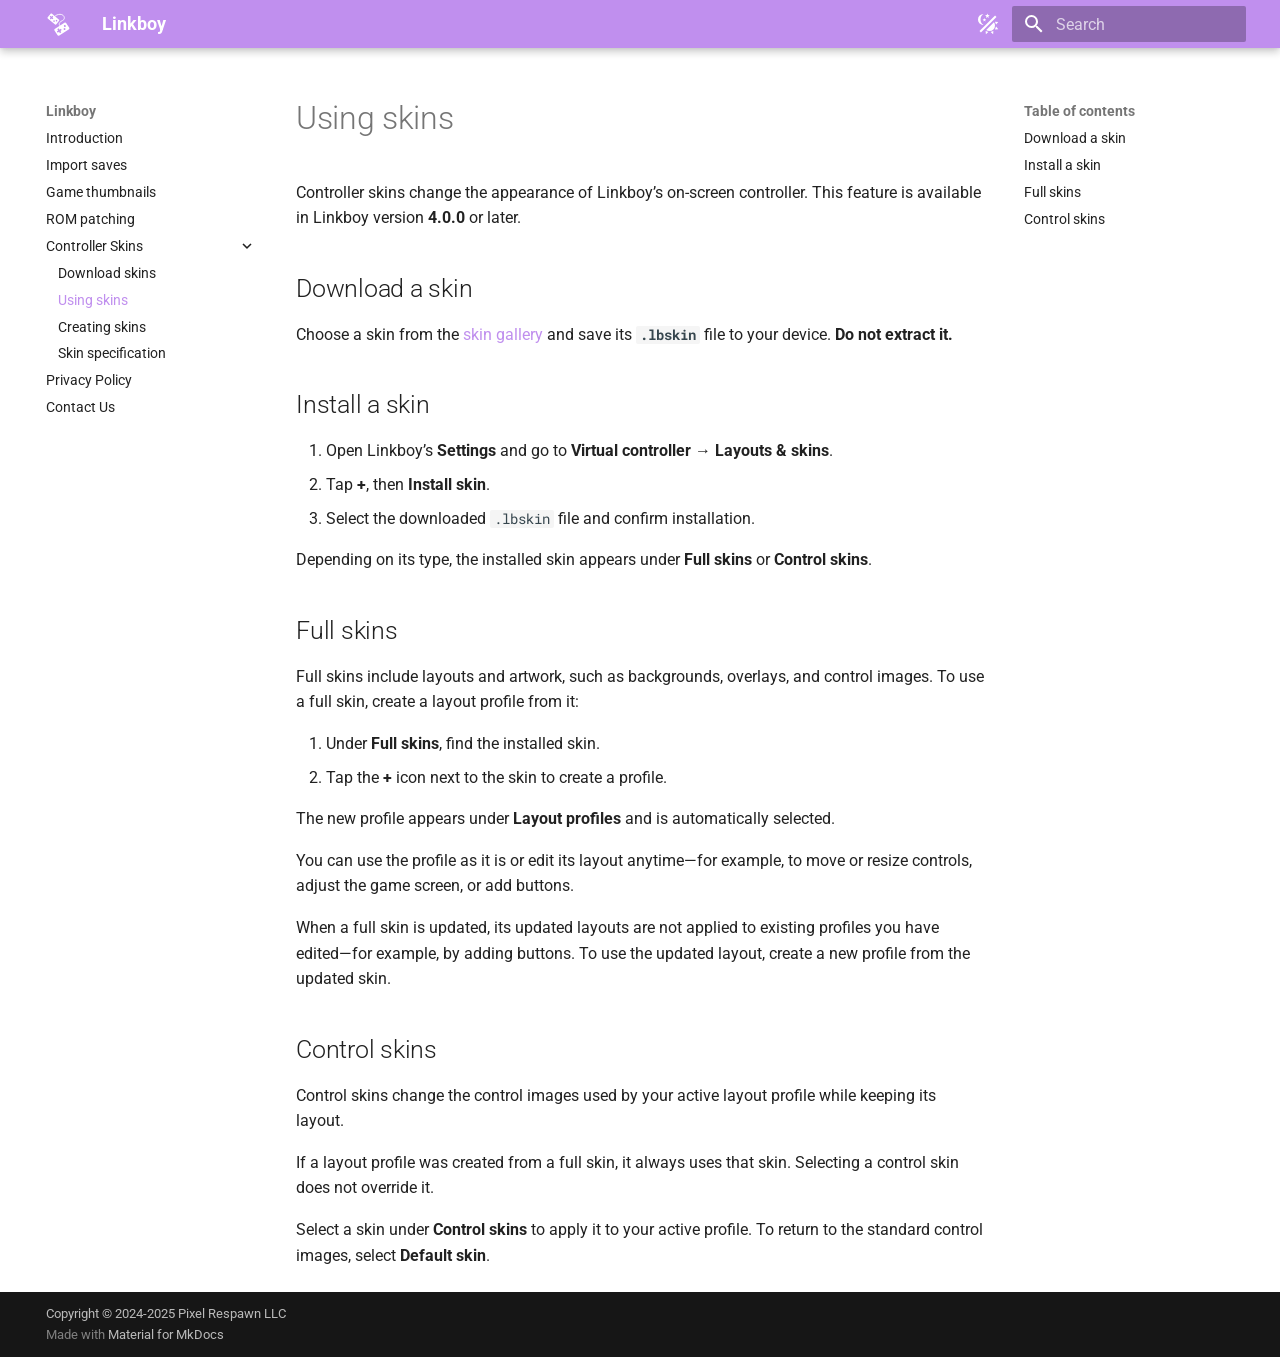
<file: using-skins/index.html>
<!doctype html>
<html lang="en" class="no-js">
  <head>
    
      <meta charset="utf-8">
      <meta name="viewport" content="width=device-width,initial-scale=1">
      
      
      
        <link rel="canonical" href="https://www.pixelrespawn.com/using-skins/">
      
      
        <link rel="prev" href="../skins/">
      
      
        <link rel="next" href="../creating-skins/">
      
      
        
      
      
      <link rel="icon" href="../images/favicon.png">
      <meta name="generator" content="mkdocs-1.6.1, mkdocs-material-9.7.7">
    
    
      
        <title>Using skins - Linkboy</title>
      
    
    
      <link rel="stylesheet" href="../assets/stylesheets/main.ec1eaa64.min.css">
      
        
        <link rel="stylesheet" href="../assets/stylesheets/palette.ab4e12ef.min.css">
      
      


    
    
      
    
    
      
        
        
        <link rel="preconnect" href="https://fonts.gstatic.com" crossorigin>
        <link rel="stylesheet" href="https://fonts.googleapis.com/css?family=Roboto:300,300i,400,400i,700,700i%7CRoboto+Mono:400,400i,700,700i&display=fallback">
        <style>:root{--md-text-font:"Roboto";--md-code-font:"Roboto Mono"}</style>
      
    
    
      <link rel="stylesheet" href="../stylesheets/extra.css">
    
    <script>__md_scope=new URL("..",location),__md_hash=e=>[...e].reduce(((e,_)=>(e<<5)-e+_.charCodeAt(0)),0),__md_get=(e,_=localStorage,t=__md_scope)=>JSON.parse(_.getItem(t.pathname+"."+e)),__md_set=(e,_,t=localStorage,a=__md_scope)=>{try{t.setItem(a.pathname+"."+e,JSON.stringify(_))}catch(e){}}</script>
    
      

    
    
  </head>
  
  
    
    
      
    
    
    
    
    <body dir="ltr" data-md-color-scheme="default" data-md-color-primary="indigo" data-md-color-accent="indigo">
  
    
    <input class="md-toggle" data-md-toggle="drawer" type="checkbox" id="__drawer" autocomplete="off">
    <input class="md-toggle" data-md-toggle="search" type="checkbox" id="__search" autocomplete="off">
    <label class="md-overlay" for="__drawer"></label>
    <div data-md-component="skip">
      
        
        <a href="#using-skins" class="md-skip">
          Skip to content
        </a>
      
    </div>
    <div data-md-component="announce">
      
    </div>
    
    
      

  

<header class="md-header md-header--shadow" data-md-component="header">
  <nav class="md-header__inner md-grid" aria-label="Header">
    <a href=".." title="Linkboy" class="md-header__button md-logo" aria-label="Linkboy" data-md-component="logo">
      
  <img src="../images/linkboy-icon.svg" alt="logo">

    </a>
    <label class="md-header__button md-icon" for="__drawer">
      
      <svg xmlns="http://www.w3.org/2000/svg" viewBox="0 0 24 24"><path d="M3 6h18v2H3zm0 5h18v2H3zm0 5h18v2H3z"/></svg>
    </label>
    <div class="md-header__title" data-md-component="header-title">
      <div class="md-header__ellipsis">
        <div class="md-header__topic">
          <span class="md-ellipsis">
            Linkboy
          </span>
        </div>
        <div class="md-header__topic" data-md-component="header-topic">
          <span class="md-ellipsis">
            
              Using skins
            
          </span>
        </div>
      </div>
    </div>
    
      
        <form class="md-header__option" data-md-component="palette">
  
    
    
    
    <input class="md-option" data-md-color-media="(prefers-color-scheme)" data-md-color-scheme="default" data-md-color-primary="indigo" data-md-color-accent="indigo"  aria-label="Switch to light mode"  type="radio" name="__palette" id="__palette_0">
    
      <label class="md-header__button md-icon" title="Switch to light mode" for="__palette_1" hidden>
        <svg xmlns="http://www.w3.org/2000/svg" viewBox="0 0 24 24"><path d="M7.5 2c-1.79 1.15-3 3.18-3 5.5s1.21 4.35 3.03 5.5C4.46 13 2 10.54 2 7.5A5.5 5.5 0 0 1 7.5 2m11.57 1.5 1.43 1.43L4.93 20.5 3.5 19.07zm-6.18 2.43L11.41 5 9.97 6l.42-1.7L9 3.24l1.75-.12.58-1.65L12 3.1l1.73.03-1.35 1.13zm-3.3 3.61-1.16-.73-1.12.78.34-1.32-1.09-.83 1.36-.09.45-1.29.51 1.27 1.36.03-1.05.87zM19 13.5a5.5 5.5 0 0 1-5.5 5.5c-1.22 0-2.35-.4-3.26-1.07l7.69-7.69c.67.91 1.07 2.04 1.07 3.26m-4.4 6.58 2.77-1.15-.24 3.35zm4.33-2.7 1.15-2.77 2.2 2.54zm1.15-4.96-1.14-2.78 3.34.24zM9.63 18.93l2.77 1.15-2.53 2.19z"/></svg>
      </label>
    
  
    
    
    
    <input class="md-option" data-md-color-media="(prefers-color-scheme: light)" data-md-color-scheme="default" data-md-color-primary="custom" data-md-color-accent="custom"  aria-label="Switch to dark mode"  type="radio" name="__palette" id="__palette_1">
    
      <label class="md-header__button md-icon" title="Switch to dark mode" for="__palette_2" hidden>
        <svg xmlns="http://www.w3.org/2000/svg" viewBox="0 0 24 24"><path d="m3.55 19.09 1.41 1.41 1.8-1.79-1.42-1.42M12 6c-3.31 0-6 2.69-6 6s2.69 6 6 6 6-2.69 6-6c0-3.32-2.69-6-6-6m8 7h3v-2h-3m-2.76 7.71 1.8 1.79 1.41-1.41-1.79-1.8M20.45 5l-1.41-1.4-1.8 1.79 1.42 1.42M13 1h-2v3h2M6.76 5.39 4.96 3.6 3.55 5l1.79 1.81zM1 13h3v-2H1m12 9h-2v3h2"/></svg>
      </label>
    
  
    
    
    
    <input class="md-option" data-md-color-media="(prefers-color-scheme: dark)" data-md-color-scheme="slate" data-md-color-primary="custom" data-md-color-accent="custom"  aria-label="Switch to system preference"  type="radio" name="__palette" id="__palette_2">
    
      <label class="md-header__button md-icon" title="Switch to system preference" for="__palette_0" hidden>
        <svg xmlns="http://www.w3.org/2000/svg" viewBox="0 0 24 24"><path d="M9 2c-1.05 0-2.05.16-3 .46 4.06 1.27 7 5.04 7 9.54s-2.94 8.27-7 9.54c.95.3 1.95.46 3 .46a10 10 0 0 0 10-10A10 10 0 0 0 9 2"/></svg>
      </label>
    
  
</form>
      
    
    
      <script>var palette=__md_get("__palette");if(palette&&palette.color){if("(prefers-color-scheme)"===palette.color.media){var media=matchMedia("(prefers-color-scheme: light)"),input=document.querySelector(media.matches?"[data-md-color-media='(prefers-color-scheme: light)']":"[data-md-color-media='(prefers-color-scheme: dark)']");palette.color.media=input.getAttribute("data-md-color-media"),palette.color.scheme=input.getAttribute("data-md-color-scheme"),palette.color.primary=input.getAttribute("data-md-color-primary"),palette.color.accent=input.getAttribute("data-md-color-accent")}for(var[key,value]of Object.entries(palette.color))document.body.setAttribute("data-md-color-"+key,value)}</script>
    
    
    
      
      
        <label class="md-header__button md-icon" for="__search">
          
          <svg xmlns="http://www.w3.org/2000/svg" viewBox="0 0 24 24"><path d="M9.5 3A6.5 6.5 0 0 1 16 9.5c0 1.61-.59 3.09-1.56 4.23l.27.27h.79l5 5-1.5 1.5-5-5v-.79l-.27-.27A6.52 6.52 0 0 1 9.5 16 6.5 6.5 0 0 1 3 9.5 6.5 6.5 0 0 1 9.5 3m0 2C7 5 5 7 5 9.5S7 14 9.5 14 14 12 14 9.5 12 5 9.5 5"/></svg>
        </label>
        <div class="md-search" data-md-component="search" role="dialog">
  <label class="md-search__overlay" for="__search"></label>
  <div class="md-search__inner" role="search">
    <form class="md-search__form" name="search">
      <input type="text" class="md-search__input" name="query" aria-label="Search" placeholder="Search" autocapitalize="off" autocorrect="off" autocomplete="off" spellcheck="false" data-md-component="search-query" required>
      <label class="md-search__icon md-icon" for="__search">
        
        <svg xmlns="http://www.w3.org/2000/svg" viewBox="0 0 24 24"><path d="M9.5 3A6.5 6.5 0 0 1 16 9.5c0 1.61-.59 3.09-1.56 4.23l.27.27h.79l5 5-1.5 1.5-5-5v-.79l-.27-.27A6.52 6.52 0 0 1 9.5 16 6.5 6.5 0 0 1 3 9.5 6.5 6.5 0 0 1 9.5 3m0 2C7 5 5 7 5 9.5S7 14 9.5 14 14 12 14 9.5 12 5 9.5 5"/></svg>
        
        <svg xmlns="http://www.w3.org/2000/svg" viewBox="0 0 24 24"><path d="M20 11v2H8l5.5 5.5-1.42 1.42L4.16 12l7.92-7.92L13.5 5.5 8 11z"/></svg>
      </label>
      <nav class="md-search__options" aria-label="Search">
        
        <button type="reset" class="md-search__icon md-icon" title="Clear" aria-label="Clear" tabindex="-1">
          
          <svg xmlns="http://www.w3.org/2000/svg" viewBox="0 0 24 24"><path d="M19 6.41 17.59 5 12 10.59 6.41 5 5 6.41 10.59 12 5 17.59 6.41 19 12 13.41 17.59 19 19 17.59 13.41 12z"/></svg>
        </button>
      </nav>
      
    </form>
    <div class="md-search__output">
      <div class="md-search__scrollwrap" tabindex="0" data-md-scrollfix>
        <div class="md-search-result" data-md-component="search-result">
          <div class="md-search-result__meta">
            Initializing search
          </div>
          <ol class="md-search-result__list" role="presentation"></ol>
        </div>
      </div>
    </div>
  </div>
</div>
      
    
    
  </nav>
  
</header>
    
    <div class="md-container" data-md-component="container">
      
      
        
          
        
      
      <main class="md-main" data-md-component="main">
        <div class="md-main__inner md-grid">
          
            
              
              <div class="md-sidebar md-sidebar--primary" data-md-component="sidebar" data-md-type="navigation" >
                <div class="md-sidebar__scrollwrap">
                  <div class="md-sidebar__inner">
                    



<nav class="md-nav md-nav--primary" aria-label="Navigation" data-md-level="0">
  <label class="md-nav__title" for="__drawer">
    <a href=".." title="Linkboy" class="md-nav__button md-logo" aria-label="Linkboy" data-md-component="logo">
      
  <img src="../images/linkboy-icon.svg" alt="logo">

    </a>
    Linkboy
  </label>
  
  <ul class="md-nav__list" data-md-scrollfix>
    
      
      
  
  
  
  
    <li class="md-nav__item">
      <a href=".." class="md-nav__link">
        
  
  
  <span class="md-ellipsis">
    
  
    Introduction
  

    
  </span>
  
  

      </a>
    </li>
  

    
      
      
  
  
  
  
    <li class="md-nav__item">
      <a href="../import-saves/" class="md-nav__link">
        
  
  
  <span class="md-ellipsis">
    
  
    Import saves
  

    
  </span>
  
  

      </a>
    </li>
  

    
      
      
  
  
  
  
    <li class="md-nav__item">
      <a href="../game-thumbnails/" class="md-nav__link">
        
  
  
  <span class="md-ellipsis">
    
  
    Game thumbnails
  

    
  </span>
  
  

      </a>
    </li>
  

    
      
      
  
  
  
  
    <li class="md-nav__item">
      <a href="../rom-patching/" class="md-nav__link">
        
  
  
  <span class="md-ellipsis">
    
  
    ROM patching
  

    
  </span>
  
  

      </a>
    </li>
  

    
      
      
  
  
    
  
  
  
    
    
    
    
    
    <li class="md-nav__item md-nav__item--active md-nav__item--nested">
      
        
        
        <input class="md-nav__toggle md-toggle " type="checkbox" id="__nav_5" checked>
        
          
          <label class="md-nav__link" for="__nav_5" id="__nav_5_label" tabindex="0">
            
  
  
  <span class="md-ellipsis">
    
  
    Controller Skins
  

    
  </span>
  
  

            <span class="md-nav__icon md-icon"></span>
          </label>
        
        <nav class="md-nav" data-md-level="1" aria-labelledby="__nav_5_label" aria-expanded="true">
          <label class="md-nav__title" for="__nav_5">
            <span class="md-nav__icon md-icon"></span>
            
  
    Controller Skins
  

          </label>
          <ul class="md-nav__list" data-md-scrollfix>
            
              
                
  
  
  
  
    <li class="md-nav__item">
      <a href="../skins/" class="md-nav__link">
        
  
  
  <span class="md-ellipsis">
    
  
    Download skins
  

    
  </span>
  
  

      </a>
    </li>
  

              
            
              
                
  
  
    
  
  
  
    <li class="md-nav__item md-nav__item--active">
      
      <input class="md-nav__toggle md-toggle" type="checkbox" id="__toc">
      
      
        
      
      
        <label class="md-nav__link md-nav__link--active" for="__toc">
          
  
  
  <span class="md-ellipsis">
    
  
    Using skins
  

    
  </span>
  
  

          <span class="md-nav__icon md-icon"></span>
        </label>
      
      <a href="./" class="md-nav__link md-nav__link--active">
        
  
  
  <span class="md-ellipsis">
    
  
    Using skins
  

    
  </span>
  
  

      </a>
      
        

<nav class="md-nav md-nav--secondary" aria-label="Table of contents">
  
  
  
    
  
  
    <label class="md-nav__title" for="__toc">
      <span class="md-nav__icon md-icon"></span>
      Table of contents
    </label>
    <ul class="md-nav__list" data-md-component="toc" data-md-scrollfix>
      
        <li class="md-nav__item">
  <a href="#download-a-skin" class="md-nav__link">
    <span class="md-ellipsis">
      
        Download a skin
      
    </span>
  </a>
  
</li>
      
        <li class="md-nav__item">
  <a href="#install-a-skin" class="md-nav__link">
    <span class="md-ellipsis">
      
        Install a skin
      
    </span>
  </a>
  
</li>
      
        <li class="md-nav__item">
  <a href="#full-skins" class="md-nav__link">
    <span class="md-ellipsis">
      
        Full skins
      
    </span>
  </a>
  
</li>
      
        <li class="md-nav__item">
  <a href="#control-skins" class="md-nav__link">
    <span class="md-ellipsis">
      
        Control skins
      
    </span>
  </a>
  
</li>
      
    </ul>
  
</nav>
      
    </li>
  

              
            
              
                
  
  
  
  
    <li class="md-nav__item">
      <a href="../creating-skins/" class="md-nav__link">
        
  
  
  <span class="md-ellipsis">
    
  
    Creating skins
  

    
  </span>
  
  

      </a>
    </li>
  

              
            
              
                
  
  
  
  
    <li class="md-nav__item">
      <a href="../skin-spec/" class="md-nav__link">
        
  
  
  <span class="md-ellipsis">
    
  
    Skin specification
  

    
  </span>
  
  

      </a>
    </li>
  

              
            
          </ul>
        </nav>
      
    </li>
  

    
      
      
  
  
  
  
    <li class="md-nav__item">
      <a href="../privacy-policy/" class="md-nav__link">
        
  
  
  <span class="md-ellipsis">
    
  
    Privacy Policy
  

    
  </span>
  
  

      </a>
    </li>
  

    
      
      
  
  
  
  
    <li class="md-nav__item">
      <a href="../contact/" class="md-nav__link">
        
  
  
  <span class="md-ellipsis">
    
  
    Contact Us
  

    
  </span>
  
  

      </a>
    </li>
  

    
  </ul>
</nav>
                  </div>
                </div>
              </div>
            
            
              
              <div class="md-sidebar md-sidebar--secondary" data-md-component="sidebar" data-md-type="toc" >
                <div class="md-sidebar__scrollwrap">
                  <div class="md-sidebar__inner">
                    

<nav class="md-nav md-nav--secondary" aria-label="Table of contents">
  
  
  
    
  
  
    <label class="md-nav__title" for="__toc">
      <span class="md-nav__icon md-icon"></span>
      Table of contents
    </label>
    <ul class="md-nav__list" data-md-component="toc" data-md-scrollfix>
      
        <li class="md-nav__item">
  <a href="#download-a-skin" class="md-nav__link">
    <span class="md-ellipsis">
      
        Download a skin
      
    </span>
  </a>
  
</li>
      
        <li class="md-nav__item">
  <a href="#install-a-skin" class="md-nav__link">
    <span class="md-ellipsis">
      
        Install a skin
      
    </span>
  </a>
  
</li>
      
        <li class="md-nav__item">
  <a href="#full-skins" class="md-nav__link">
    <span class="md-ellipsis">
      
        Full skins
      
    </span>
  </a>
  
</li>
      
        <li class="md-nav__item">
  <a href="#control-skins" class="md-nav__link">
    <span class="md-ellipsis">
      
        Control skins
      
    </span>
  </a>
  
</li>
      
    </ul>
  
</nav>
                  </div>
                </div>
              </div>
            
          
          
            <div class="md-content" data-md-component="content">
              
              <article class="md-content__inner md-typeset">
                
                  



<h1 id="using-skins">Using skins</h1>
<p>Controller skins change the appearance of Linkboy’s on-screen controller. This feature is available in Linkboy version <strong>4.0.0</strong> or later.</p>
<h2 id="download-a-skin">Download a skin</h2>
<p>Choose a skin from the <a href="../skins/">skin gallery</a> and save its <strong><code>.lbskin</code></strong> file to your device. <strong>Do not extract it.</strong></p>
<h2 id="install-a-skin">Install a skin</h2>
<ol>
<li>Open Linkboy’s <strong>Settings</strong> and go to <strong>Virtual controller → Layouts &amp; skins</strong>.</li>
<li>Tap <strong>+</strong>, then <strong>Install skin</strong>.</li>
<li>Select the downloaded <code>.lbskin</code> file and confirm installation.</li>
</ol>
<p>Depending on its type, the installed skin appears under <strong>Full skins</strong> or <strong>Control skins</strong>.</p>
<h2 id="full-skins">Full skins</h2>
<p>Full skins include layouts and artwork, such as backgrounds, overlays, and control images. To use a full skin, create a layout profile from it:</p>
<ol>
<li>Under <strong>Full skins</strong>, find the installed skin.</li>
<li>Tap the <strong>+</strong> icon next to the skin to create a profile.</li>
</ol>
<p>The new profile appears under <strong>Layout profiles</strong> and is automatically selected.</p>
<p>You can use the profile as it is or edit its layout anytime—for example, to move or resize controls, adjust the game screen, or add buttons.</p>
<p>When a full skin is updated, its updated layouts are not applied to existing profiles you have edited—for example, by adding buttons. To use the updated layout, create a new profile from the updated skin.</p>
<h2 id="control-skins">Control skins</h2>
<p>Control skins change the control images used by your active layout profile while keeping its layout.</p>
<p>If a layout profile was created from a full skin, it always uses that skin. Selecting a control skin does not override it.</p>
<p>Select a skin under <strong>Control skins</strong> to apply it to your active profile. To return to the standard control images, select <strong>Default skin</strong>.</p>












                
              </article>
            </div>
          
          
<script>var target=document.getElementById(location.hash.slice(1));target&&target.name&&(target.checked=target.name.startsWith("__tabbed_"))</script>
        </div>
        
      </main>
      
        <footer class="md-footer">
  
  <div class="md-footer-meta md-typeset">
    <div class="md-footer-meta__inner md-grid">
      <div class="md-copyright">
  
    <div class="md-copyright__highlight">
      Copyright &copy; 2024-2025 Pixel Respawn LLC
    </div>
  
  
    Made with
    <a href="https://squidfunk.github.io/mkdocs-material/" target="_blank" rel="noopener">
      Material for MkDocs
    </a>
  
</div>
      
    </div>
  </div>
</footer>
      
    </div>
    <div class="md-dialog" data-md-component="dialog">
      <div class="md-dialog__inner md-typeset"></div>
    </div>
    
    
    
      
      
      <script id="__config" type="application/json">{"annotate": null, "base": "..", "features": [], "search": "../assets/javascripts/workers/search.2c215733.min.js", "tags": null, "translations": {"clipboard.copied": "Copied to clipboard", "clipboard.copy": "Copy to clipboard", "search.result.more.one": "1 more on this page", "search.result.more.other": "# more on this page", "search.result.none": "No matching documents", "search.result.one": "1 matching document", "search.result.other": "# matching documents", "search.result.placeholder": "Type to start searching", "search.result.term.missing": "Missing", "select.version": "Select version"}, "version": null}</script>
    
    
      <script src="../assets/javascripts/bundle.d7400e89.min.js"></script>
      
    
  </body>
</html>
</file>
<file: stylesheets/extra.css>
:root {
  --md-primary-fg-color: #C08FEE;
}
</file>
<file: assets/stylesheets/main.ec1eaa64.min.css>
@charset "UTF-8";html{-webkit-text-size-adjust:none;-moz-text-size-adjust:none;text-size-adjust:none;box-sizing:border-box}*,:after,:before{box-sizing:inherit}@media (prefers-reduced-motion){*,:after,:before{transition:none!important}}body{margin:0}a,button,input,label{-webkit-tap-highlight-color:transparent}a{color:inherit;text-decoration:none}hr{border:0;box-sizing:initial;display:block;height:.05rem;overflow:visible;padding:0}small{font-size:80%}sub,sup{line-height:1em}img{border-style:none}table{border-collapse:initial;border-spacing:0}td,th{font-weight:400;vertical-align:top}button{background:#0000;border:0;font-family:inherit;font-size:inherit;margin:0;padding:0}input{border:0;outline:none}:root{--md-primary-fg-color:#4051b5;--md-primary-fg-color--light:#5d6cc0;--md-primary-fg-color--dark:#303fa1;--md-primary-bg-color:#fff;--md-primary-bg-color--light:#ffffffb3;--md-accent-fg-color:#526cfe;--md-accent-fg-color--transparent:#526cfe1a;--md-accent-bg-color:#fff;--md-accent-bg-color--light:#ffffffb3}[data-md-color-scheme=default]{color-scheme:light}[data-md-color-scheme=default] img[src$="#gh-dark-mode-only"],[data-md-color-scheme=default] img[src$="#only-dark"]{display:none}:root,[data-md-color-scheme=default]{--md-hue:225deg;--md-default-fg-color:#000000de;--md-default-fg-color--light:#0000008a;--md-default-fg-color--lighter:#00000052;--md-default-fg-color--lightest:#00000012;--md-default-bg-color:#fff;--md-default-bg-color--light:#ffffffb3;--md-default-bg-color--lighter:#ffffff4d;--md-default-bg-color--lightest:#ffffff1f;--md-code-fg-color:#36464e;--md-code-bg-color:#f5f5f5;--md-code-bg-color--light:#f5f5f5b3;--md-code-bg-color--lighter:#f5f5f54d;--md-code-hl-color:#4287ff;--md-code-hl-color--light:#4287ff1a;--md-code-hl-number-color:#d52a2a;--md-code-hl-special-color:#db1457;--md-code-hl-function-color:#a846b9;--md-code-hl-constant-color:#6e59d9;--md-code-hl-keyword-color:#3f6ec6;--md-code-hl-string-color:#1c7d4d;--md-code-hl-name-color:var(--md-code-fg-color);--md-code-hl-operator-color:var(--md-default-fg-color--light);--md-code-hl-punctuation-color:var(--md-default-fg-color--light);--md-code-hl-comment-color:var(--md-default-fg-color--light);--md-code-hl-generic-color:var(--md-default-fg-color--light);--md-code-hl-variable-color:var(--md-default-fg-color--light);--md-typeset-color:var(--md-default-fg-color);--md-typeset-a-color:var(--md-primary-fg-color);--md-typeset-del-color:#f5503d26;--md-typeset-ins-color:#0bd57026;--md-typeset-kbd-color:#fafafa;--md-typeset-kbd-accent-color:#fff;--md-typeset-kbd-border-color:#b8b8b8;--md-typeset-mark-color:#ffff0080;--md-typeset-table-color:#0000001f;--md-typeset-table-color--light:rgba(0,0,0,.035);--md-admonition-fg-color:var(--md-default-fg-color);--md-admonition-bg-color:var(--md-default-bg-color);--md-warning-fg-color:#000000de;--md-warning-bg-color:#ff9;--md-footer-fg-color:#fff;--md-footer-fg-color--light:#ffffffb3;--md-footer-fg-color--lighter:#ffffff73;--md-footer-bg-color:#000000de;--md-footer-bg-color--dark:#00000052;--md-shadow-z1:0 0.2rem 0.5rem #0000000d,0 0 0.05rem #0000001a;--md-shadow-z2:0 0.2rem 0.5rem #0000001a,0 0 0.05rem #00000040;--md-shadow-z3:0 0.2rem 0.5rem #0003,0 0 0.05rem #00000059}.md-icon svg{fill:currentcolor;display:block;height:1.2rem;width:1.2rem}body{-webkit-font-smoothing:antialiased;-moz-osx-font-smoothing:grayscale;--md-text-font-family:var(--md-text-font,_),-apple-system,BlinkMacSystemFont,Helvetica,Arial,sans-serif;--md-code-font-family:var(--md-code-font,_),SFMono-Regular,Consolas,Menlo,monospace}aside,body,input{font-feature-settings:"kern","liga";color:var(--md-typeset-color);font-family:var(--md-text-font-family)}code,kbd,pre{font-feature-settings:"kern";font-family:var(--md-code-font-family)}:root{--md-typeset-table-sort-icon:url('data:image/svg+xml;charset=utf-8,<svg xmlns="http://www.w3.org/2000/svg" viewBox="0 0 24 24"><path d="m18 21-4-4h3V7h-3l4-4 4 4h-3v10h3M2 19v-2h10v2M2 13v-2h7v2M2 7V5h4v2z"/></svg>');--md-typeset-table-sort-icon--asc:url('data:image/svg+xml;charset=utf-8,<svg xmlns="http://www.w3.org/2000/svg" viewBox="0 0 24 24"><path d="M19 17h3l-4 4-4-4h3V3h2M2 17h10v2H2M6 5v2H2V5m0 6h7v2H2z"/></svg>');--md-typeset-table-sort-icon--desc:url('data:image/svg+xml;charset=utf-8,<svg xmlns="http://www.w3.org/2000/svg" viewBox="0 0 24 24"><path d="M19 7h3l-4-4-4 4h3v14h2M2 17h10v2H2M6 5v2H2V5m0 6h7v2H2z"/></svg>')}.md-typeset{-webkit-print-color-adjust:exact;color-adjust:exact;font-size:.8rem;line-height:1.6;overflow-wrap:break-word}@media print{.md-typeset{font-size:.68rem}}.md-typeset blockquote,.md-typeset dl,.md-typeset figure,.md-typeset ol,.md-typeset pre,.md-typeset ul{margin-bottom:1em;margin-top:1em}.md-typeset h1{color:var(--md-default-fg-color--light);font-size:2em;line-height:1.3;margin:0 0 1.25em}.md-typeset h1,.md-typeset h2{font-weight:300;letter-spacing:-.01em}.md-typeset h2{font-size:1.5625em;line-height:1.4;margin:1.6em 0 .64em}.md-typeset h3{font-size:1.25em;font-weight:400;letter-spacing:-.01em;line-height:1.5;margin:1.6em 0 .8em}.md-typeset h2+h3{margin-top:.8em}.md-typeset h4{font-weight:700;letter-spacing:-.01em;margin:1em 0}.md-typeset h5,.md-typeset h6{color:var(--md-default-fg-color--light);font-size:.8em;font-weight:700;letter-spacing:-.01em;margin:1.25em 0}.md-typeset h5{text-transform:uppercase}.md-typeset h5 code{text-transform:none}.md-typeset hr{border-bottom:.05rem solid var(--md-default-fg-color--lightest);display:flow-root;margin:1.5em 0}.md-typeset a{color:var(--md-typeset-a-color);word-break:break-word}.md-typeset a,.md-typeset a:before{transition:color 125ms}.md-typeset a:focus,.md-typeset a:hover{color:var(--md-accent-fg-color)}.md-typeset a:focus code,.md-typeset a:hover code{background-color:var(--md-accent-fg-color--transparent);color:var(--md-accent-fg-color)}.md-typeset a code{color:var(--md-typeset-a-color)}.md-typeset a.focus-visible{outline-color:var(--md-accent-fg-color);outline-offset:.2rem}.md-typeset code,.md-typeset kbd,.md-typeset pre{color:var(--md-code-fg-color);direction:ltr;font-variant-ligatures:none;transition:background-color 125ms}@media print{.md-typeset code,.md-typeset kbd,.md-typeset pre{white-space:pre-wrap}}.md-typeset code{background-color:var(--md-code-bg-color);border-radius:.1rem;-webkit-box-decoration-break:clone;box-decoration-break:clone;font-size:.85em;padding:0 .2941176471em;transition:color 125ms,background-color 125ms;word-break:break-word}.md-typeset code:not(.focus-visible){-webkit-tap-highlight-color:transparent;outline:none}.md-typeset pre{display:flow-root;line-height:1.4;position:relative}.md-typeset pre>code{-webkit-box-decoration-break:slice;box-decoration-break:slice;box-shadow:none;display:block;margin:0;outline-color:var(--md-accent-fg-color);overflow:auto;padding:.7720588235em 1.1764705882em;scrollbar-color:var(--md-default-fg-color--lighter) #0000;scrollbar-width:thin;touch-action:auto;word-break:normal}.md-typeset pre>code:hover{scrollbar-color:var(--md-accent-fg-color) #0000}.md-typeset pre>code::-webkit-scrollbar{height:.2rem;width:.2rem}.md-typeset pre>code::-webkit-scrollbar-thumb{background-color:var(--md-default-fg-color--lighter)}.md-typeset pre>code::-webkit-scrollbar-thumb:hover{background-color:var(--md-accent-fg-color)}.md-typeset kbd{background-color:var(--md-typeset-kbd-color);border-radius:.1rem;box-shadow:0 .1rem 0 .05rem var(--md-typeset-kbd-border-color),0 .1rem 0 var(--md-typeset-kbd-border-color),0 -.1rem .2rem var(--md-typeset-kbd-accent-color) inset;color:var(--md-default-fg-color);display:inline-block;font-size:.75em;padding:0 .6666666667em;vertical-align:text-top;word-break:break-word}.md-typeset mark{background-color:var(--md-typeset-mark-color);-webkit-box-decoration-break:clone;box-decoration-break:clone;color:inherit;word-break:break-word}.md-typeset abbr{cursor:help;text-decoration:none}.md-typeset [data-preview],.md-typeset abbr{border-bottom:.05rem dotted var(--md-default-fg-color--light)}.md-typeset small{opacity:.75}[dir=ltr] .md-typeset sub,[dir=ltr] .md-typeset sup{margin-left:.078125em}[dir=rtl] .md-typeset sub,[dir=rtl] .md-typeset sup{margin-right:.078125em}[dir=ltr] .md-typeset blockquote{padding-left:.6rem}[dir=rtl] .md-typeset blockquote{padding-right:.6rem}[dir=ltr] .md-typeset blockquote{border-left:.2rem solid var(--md-default-fg-color--lighter)}[dir=rtl] .md-typeset blockquote{border-right:.2rem solid var(--md-default-fg-color--lighter)}.md-typeset blockquote{color:var(--md-default-fg-color--light);margin-left:0;margin-right:0}.md-typeset ul{list-style-type:disc}.md-typeset ul[type]{list-style-type:revert-layer}[dir=ltr] .md-typeset ol,[dir=ltr] .md-typeset ul{margin-left:.625em}[dir=rtl] .md-typeset ol,[dir=rtl] .md-typeset ul{margin-right:.625em}.md-typeset ol,.md-typeset ul{padding:0}.md-typeset ol:not([hidden]),.md-typeset ul:not([hidden]){display:flow-root}.md-typeset ol ol,.md-typeset ul ol{list-style-type:lower-alpha}.md-typeset ol ol ol,.md-typeset ul ol ol{list-style-type:lower-roman}.md-typeset ol ol ol ol,.md-typeset ul ol ol ol{list-style-type:upper-alpha}.md-typeset ol ol ol ol ol,.md-typeset ul ol ol ol ol{list-style-type:upper-roman}.md-typeset ol[type],.md-typeset ul[type]{list-style-type:revert-layer}[dir=ltr] .md-typeset ol li,[dir=ltr] .md-typeset ul li{margin-left:1.25em}[dir=rtl] .md-typeset ol li,[dir=rtl] .md-typeset ul li{margin-right:1.25em}.md-typeset ol li,.md-typeset ul li{margin-bottom:.5em}.md-typeset ol li blockquote,.md-typeset ol li p,.md-typeset ul li blockquote,.md-typeset ul li p{margin:.5em 0}.md-typeset ol li:last-child,.md-typeset ul li:last-child{margin-bottom:0}[dir=ltr] .md-typeset ol li ol,[dir=ltr] .md-typeset ol li ul,[dir=ltr] .md-typeset ul li ol,[dir=ltr] .md-typeset ul li ul{margin-left:.625em}[dir=rtl] .md-typeset ol li ol,[dir=rtl] .md-typeset ol li ul,[dir=rtl] .md-typeset ul li ol,[dir=rtl] .md-typeset ul li ul{margin-right:.625em}.md-typeset ol li ol,.md-typeset ol li ul,.md-typeset ul li ol,.md-typeset ul li ul{margin-bottom:.5em;margin-top:.5em}[dir=ltr] .md-typeset dd{margin-left:1.875em}[dir=rtl] .md-typeset dd{margin-right:1.875em}.md-typeset dd{margin-bottom:1.5em;margin-top:1em}.md-typeset img,.md-typeset svg,.md-typeset video{height:auto;max-width:100%}.md-typeset img[align=left]{margin:1em 1em 1em 0}.md-typeset img[align=right]{margin:1em 0 1em 1em}.md-typeset img[align]:only-child{margin-top:0}.md-typeset figure{display:flow-root;margin:1em auto;max-width:100%;text-align:center;width:fit-content}.md-typeset figure img{display:block;margin:0 auto}.md-typeset figcaption{font-style:italic;margin:1em auto;max-width:24rem}.md-typeset iframe{max-width:100%}.md-typeset table:not([class]){background-color:var(--md-default-bg-color);border:.05rem solid var(--md-typeset-table-color);border-radius:.1rem;display:inline-block;font-size:.64rem;max-width:100%;overflow:auto;touch-action:auto}@media print{.md-typeset table:not([class]){display:table}}.md-typeset table:not([class])+*{margin-top:1.5em}.md-typeset table:not([class]) td>:first-child,.md-typeset table:not([class]) th>:first-child{margin-top:0}.md-typeset table:not([class]) td>:last-child,.md-typeset table:not([class]) th>:last-child{margin-bottom:0}.md-typeset table:not([class]) td:not([align]),.md-typeset table:not([class]) th:not([align]){text-align:left}[dir=rtl] .md-typeset table:not([class]) td:not([align]),[dir=rtl] .md-typeset table:not([class]) th:not([align]){text-align:right}.md-typeset table:not([class]) th{font-weight:700;min-width:5rem;padding:.9375em 1.25em;vertical-align:top}.md-typeset table:not([class]) td{border-top:.05rem solid var(--md-typeset-table-color);padding:.9375em 1.25em;vertical-align:top}.md-typeset table:not([class]) tbody tr{transition:background-color 125ms}.md-typeset table:not([class]) tbody tr:hover{background-color:var(--md-typeset-table-color--light);box-shadow:0 .05rem 0 var(--md-default-bg-color) inset}.md-typeset table:not([class]) a{word-break:normal}.md-typeset table th[role=columnheader]{cursor:pointer}[dir=ltr] .md-typeset table th[role=columnheader]:after{margin-left:.5em}[dir=rtl] .md-typeset table th[role=columnheader]:after{margin-right:.5em}.md-typeset table th[role=columnheader]:after{content:"";display:inline-block;height:1.2em;-webkit-mask-image:var(--md-typeset-table-sort-icon);mask-image:var(--md-typeset-table-sort-icon);-webkit-mask-repeat:no-repeat;mask-repeat:no-repeat;-webkit-mask-size:contain;mask-size:contain;transition:background-color 125ms;vertical-align:text-bottom;width:1.2em}.md-typeset table th[role=columnheader]:hover:after{background-color:var(--md-default-fg-color--lighter)}.md-typeset table th[role=columnheader][aria-sort=ascending]:after{background-color:var(--md-default-fg-color--light);-webkit-mask-image:var(--md-typeset-table-sort-icon--asc);mask-image:var(--md-typeset-table-sort-icon--asc)}.md-typeset table th[role=columnheader][aria-sort=descending]:after{background-color:var(--md-default-fg-color--light);-webkit-mask-image:var(--md-typeset-table-sort-icon--desc);mask-image:var(--md-typeset-table-sort-icon--desc)}.md-typeset__scrollwrap{margin:1em -.8rem;overflow-x:auto;touch-action:auto}.md-typeset__table{display:inline-block;margin-bottom:.5em;padding:0 .8rem}@media print{.md-typeset__table{display:block}}html .md-typeset__table table{display:table;margin:0;overflow:hidden;width:100%}@media screen and (max-width:44.984375em){.md-content__inner>pre{margin:1em -.8rem}.md-content__inner>pre code{border-radius:0}}.md-typeset .md-author{border-radius:100%;display:block;flex-shrink:0;height:1.6rem;overflow:hidden;position:relative;transition:color 125ms,transform 125ms;width:1.6rem}.md-typeset .md-author img{display:block}.md-typeset .md-author--more{background:var(--md-default-fg-color--lightest);color:var(--md-default-fg-color--lighter);font-size:.6rem;font-weight:700;line-height:1.6rem;text-align:center}.md-typeset .md-author--long{height:2.4rem;width:2.4rem}.md-typeset a.md-author{transform:scale(1)}.md-typeset a.md-author img{border-radius:100%;filter:grayscale(100%) opacity(75%);transition:filter 125ms}.md-typeset a.md-author:focus,.md-typeset a.md-author:hover{transform:scale(1.1);z-index:1}.md-typeset a.md-author:focus img,.md-typeset a.md-author:hover img{filter:grayscale(0)}.md-banner{background-color:var(--md-footer-bg-color);color:var(--md-footer-fg-color);overflow:auto}@media print{.md-banner{display:none}}.md-banner--warning{background-color:var(--md-warning-bg-color);color:var(--md-warning-fg-color)}.md-banner__inner{font-size:.7rem;margin:.6rem auto;padding:0 .8rem}[dir=ltr] .md-banner__button{float:right}[dir=rtl] .md-banner__button{float:left}.md-banner__button{color:inherit;cursor:pointer;transition:opacity .25s}.no-js .md-banner__button{display:none}.md-banner__button:hover{opacity:.7}html{font-size:125%;height:100%;overflow-x:hidden}@media screen and (min-width:100em){html{font-size:137.5%}}@media screen and (min-width:125em){html{font-size:150%}}body{background-color:var(--md-default-bg-color);display:flex;flex-direction:column;font-size:.5rem;min-height:100%;position:relative;width:100%}@media print{body{display:block}}@media screen and (max-width:59.984375em){body[data-md-scrolllock]{position:fixed}}.md-grid{margin-left:auto;margin-right:auto;max-width:61rem}.md-container{display:flex;flex-direction:column;flex-grow:1}@media print{.md-container{display:block}}.md-main{flex-grow:1}.md-main__inner{display:flex;height:100%;margin-top:1.5rem}.md-ellipsis{overflow:hidden;text-overflow:ellipsis}.md-toggle{display:none}.md-option{height:0;opacity:0;position:absolute;width:0}.md-option:checked+label:not([hidden]){display:block}.md-option.focus-visible+label{outline-color:var(--md-accent-fg-color);outline-style:auto}.md-skip{background-color:var(--md-default-fg-color);border-radius:.1rem;color:var(--md-default-bg-color);font-size:.64rem;margin:.5rem;opacity:0;outline-color:var(--md-accent-fg-color);padding:.3rem .5rem;position:fixed;transform:translateY(.4rem);z-index:-1}.md-skip:focus{opacity:1;transform:translateY(0);transition:transform .25s cubic-bezier(.4,0,.2,1),opacity 175ms 75ms;z-index:10}@page{margin:25mm}:root{--md-clipboard-icon:url('data:image/svg+xml;charset=utf-8,<svg xmlns="http://www.w3.org/2000/svg" viewBox="0 0 24 24"><path d="M19 21H8V7h11m0-2H8a2 2 0 0 0-2 2v14a2 2 0 0 0 2 2h11a2 2 0 0 0 2-2V7a2 2 0 0 0-2-2m-3-4H4a2 2 0 0 0-2 2v14h2V3h12z"/></svg>')}.md-clipboard{border-radius:.1rem;color:var(--md-default-fg-color--lightest);cursor:pointer;height:1.5em;outline-color:var(--md-accent-fg-color);outline-offset:.1rem;transition:color .25s;width:1.5em;z-index:1}@media print{.md-clipboard{display:none}}.md-clipboard:not(.focus-visible){-webkit-tap-highlight-color:transparent;outline:none}:hover>.md-clipboard{color:var(--md-default-fg-color--light)}.md-clipboard:focus,.md-clipboard:hover{color:var(--md-accent-fg-color)}.md-clipboard:after{background-color:currentcolor;content:"";display:block;height:1.125em;margin:0 auto;-webkit-mask-image:var(--md-clipboard-icon);mask-image:var(--md-clipboard-icon);-webkit-mask-position:center;mask-position:center;-webkit-mask-repeat:no-repeat;mask-repeat:no-repeat;-webkit-mask-size:contain;mask-size:contain;width:1.125em}.md-clipboard--inline{cursor:pointer}.md-clipboard--inline code{transition:color .25s,background-color .25s}.md-clipboard--inline:focus code,.md-clipboard--inline:hover code{background-color:var(--md-accent-fg-color--transparent);color:var(--md-accent-fg-color)}:root{--md-code-select-icon:url('data:image/svg+xml;charset=utf-8,<svg xmlns="http://www.w3.org/2000/svg" viewBox="0 0 24 24"><path d="M19 19h-4v2h4c1.1 0 2-.9 2-2v-4h-2m0-12h-4v2h4v4h2V5c0-1.1-.9-2-2-2M5 5h4V3H5c-1.1 0-2 .9-2 2v4h2m0 6H3v4c0 1.1.9 2 2 2h4v-2H5zm2-4h2v2H7zm4 0h2v2h-2zm4 0h2v2h-2zM7 7h2v2H7zm4 0h2v2h-2zm4 0h2v2h-2zm-8 8h2v2H7zm4 0h2v2h-2zm4 0h2v2h-2z"/></svg>');--md-code-copy-icon:url('data:image/svg+xml;charset=utf-8,<svg xmlns="http://www.w3.org/2000/svg" viewBox="0 0 24 24"><path d="M19 21H8V7h11m0-2H8a2 2 0 0 0-2 2v14a2 2 0 0 0 2 2h11a2 2 0 0 0 2-2V7a2 2 0 0 0-2-2m-3-4H4a2 2 0 0 0-2 2v14h2V3h12z"/></svg>')}.md-typeset .md-code__content{display:grid}.md-code__nav{background-color:var(--md-code-bg-color--lighter);border-radius:.1rem;display:flex;gap:.2rem;padding:.2rem;position:absolute;right:.25em;top:.25em;transition:background-color .25s;z-index:1}:hover>.md-code__nav{background-color:var(--md-code-bg-color--light)}.md-code__button{color:var(--md-default-fg-color--lightest);cursor:pointer;display:block;height:1.5em;outline-color:var(--md-accent-fg-color);outline-offset:.1rem;transition:color .25s;width:1.5em}:hover>*>.md-code__button{color:var(--md-default-fg-color--light)}.md-code__button.focus-visible,.md-code__button:hover{color:var(--md-accent-fg-color)}.md-code__button--active{color:var(--md-default-fg-color)!important}.md-code__button:after{background-color:currentcolor;content:"";display:block;height:1.125em;margin:0 auto;-webkit-mask-position:center;mask-position:center;-webkit-mask-repeat:no-repeat;mask-repeat:no-repeat;-webkit-mask-size:contain;mask-size:contain;width:1.125em}.md-code__button[data-md-type=select]:after{-webkit-mask-image:var(--md-code-select-icon);mask-image:var(--md-code-select-icon)}.md-code__button[data-md-type=copy]:after{-webkit-mask-image:var(--md-code-copy-icon);mask-image:var(--md-code-copy-icon)}@keyframes consent{0%{opacity:0;transform:translateY(100%)}to{opacity:1;transform:translateY(0)}}@keyframes overlay{0%{opacity:0}to{opacity:1}}.md-consent__overlay{animation:overlay .25s both;-webkit-backdrop-filter:blur(.1rem);backdrop-filter:blur(.1rem);background-color:#0000008a;height:100%;opacity:1;position:fixed;top:0;width:100%;z-index:5}.md-consent__inner{animation:consent .5s cubic-bezier(.1,.7,.1,1) both;background-color:var(--md-default-bg-color);border:0;border-radius:.1rem;bottom:0;box-shadow:0 0 .2rem #0000001a,0 .2rem .4rem #0003;max-height:100%;overflow:auto;padding:0;position:fixed;width:100%;z-index:5}.md-consent__form{padding:.8rem}.md-consent__settings{display:none;margin:1em 0}input:checked+.md-consent__settings{display:block}.md-consent__controls{margin-bottom:.8rem}.md-typeset .md-consent__controls .md-button{display:inline}@media screen and (max-width:44.984375em){.md-typeset .md-consent__controls .md-button{display:block;margin-top:.4rem;text-align:center;width:100%}}.md-consent label{cursor:pointer}.md-content{flex-grow:1;min-width:0}.md-content__inner{margin:0 .8rem 1.2rem;padding-top:.6rem}@media screen and (min-width:76.25em){[dir=ltr] .md-sidebar--primary:not([hidden])~.md-content>.md-content__inner{margin-left:1.2rem}[dir=ltr] .md-sidebar--secondary:not([hidden])~.md-content>.md-content__inner,[dir=rtl] .md-sidebar--primary:not([hidden])~.md-content>.md-content__inner{margin-right:1.2rem}[dir=rtl] .md-sidebar--secondary:not([hidden])~.md-content>.md-content__inner{margin-left:1.2rem}}.md-content__inner:before{content:"";display:block;height:.4rem}.md-content__inner>:last-child{margin-bottom:0}[dir=ltr] .md-content__button{float:right}[dir=rtl] .md-content__button{float:left}[dir=ltr] .md-content__button{margin-left:.4rem}[dir=rtl] .md-content__button{margin-right:.4rem}.md-content__button{margin:.4rem 0;padding:0}@media print{.md-content__button{display:none}}.md-typeset .md-content__button{color:var(--md-default-fg-color--lighter)}.md-content__button svg{display:inline;vertical-align:top}[dir=rtl] .md-content__button svg{transform:scaleX(-1)}[dir=ltr] .md-dialog{right:.8rem}[dir=rtl] .md-dialog{left:.8rem}.md-dialog{background-color:var(--md-default-fg-color);border-radius:.1rem;bottom:.8rem;box-shadow:var(--md-shadow-z3);min-width:11.1rem;opacity:0;padding:.4rem .6rem;pointer-events:none;position:fixed;transform:translateY(100%);transition:transform 0ms .4s,opacity .4s;z-index:4}@media print{.md-dialog{display:none}}.md-dialog--active{opacity:1;pointer-events:auto;transform:translateY(0);transition:transform .4s cubic-bezier(.075,.85,.175,1),opacity .4s}.md-dialog__inner{color:var(--md-default-bg-color);font-size:.7rem}.md-feedback{margin:2em 0 1em;text-align:center}.md-feedback fieldset{border:none;margin:0;padding:0}.md-feedback__title{font-weight:700;margin:1em auto}.md-feedback__inner{position:relative}.md-feedback__list{display:flex;flex-wrap:wrap;place-content:baseline center;position:relative}.md-feedback__list:hover .md-icon:not(:disabled){color:var(--md-default-fg-color--lighter)}:disabled .md-feedback__list{min-height:1.8rem}.md-feedback__icon{color:var(--md-default-fg-color--light);cursor:pointer;flex-shrink:0;margin:0 .1rem;transition:color 125ms}.md-feedback__icon:not(:disabled).md-icon:hover{color:var(--md-accent-fg-color)}.md-feedback__icon:disabled{color:var(--md-default-fg-color--lightest);pointer-events:none}.md-feedback__note{opacity:0;position:relative;transform:translateY(.4rem);transition:transform .4s cubic-bezier(.1,.7,.1,1),opacity .15s}.md-feedback__note>*{margin:0 auto;max-width:16rem}:disabled .md-feedback__note{opacity:1;transform:translateY(0)}@media print{.md-feedback{display:none}}.md-footer{background-color:var(--md-footer-bg-color);color:var(--md-footer-fg-color)}@media print{.md-footer{display:none}}.md-footer__inner{justify-content:space-between;overflow:auto;padding:.2rem}.md-footer__inner:not([hidden]){display:flex}.md-footer__link{align-items:end;display:flex;flex-grow:0.01;margin-bottom:.4rem;margin-top:1rem;max-width:100%;outline-color:var(--md-accent-fg-color);overflow:hidden;transition:opacity .25s}.md-footer__link:focus,.md-footer__link:hover{opacity:.7}[dir=rtl] .md-footer__link svg{transform:scaleX(-1)}@media screen and (max-width:44.984375em){.md-footer__link--prev{flex-shrink:0}.md-footer__link--prev .md-footer__title{display:none}}[dir=ltr] .md-footer__link--next{margin-left:auto}[dir=rtl] .md-footer__link--next{margin-right:auto}.md-footer__link--next{text-align:right}[dir=rtl] .md-footer__link--next{text-align:left}.md-footer__title{flex-grow:1;font-size:.9rem;margin-bottom:.7rem;max-width:calc(100% - 2.4rem);padding:0 1rem;white-space:nowrap}.md-footer__button{margin:.2rem;padding:.4rem}.md-footer__direction{font-size:.64rem;opacity:.7}.md-footer-meta{background-color:var(--md-footer-bg-color--dark)}.md-footer-meta__inner{display:flex;flex-wrap:wrap;justify-content:space-between;padding:.2rem}html .md-footer-meta.md-typeset a{color:var(--md-footer-fg-color--light)}html .md-footer-meta.md-typeset a:focus,html .md-footer-meta.md-typeset a:hover{color:var(--md-footer-fg-color)}.md-copyright{color:var(--md-footer-fg-color--lighter);font-size:.64rem;margin:auto .6rem;padding:.4rem 0;width:100%}@media screen and (min-width:45em){.md-copyright{width:auto}}.md-copyright__highlight{color:var(--md-footer-fg-color--light)}.md-social{display:inline-flex;gap:.2rem;margin:0 .4rem;padding:.2rem 0 .6rem}@media screen and (min-width:45em){.md-social{padding:.6rem 0}}.md-social__link{display:inline-block;height:1.6rem;text-align:center;width:1.6rem}.md-social__link:before{line-height:1.9}.md-social__link svg{fill:currentcolor;max-height:.8rem;vertical-align:-25%}.md-typeset .md-button{border:.1rem solid;border-radius:.1rem;color:var(--md-primary-fg-color);cursor:pointer;display:inline-block;font-weight:700;padding:.625em 2em;transition:color 125ms,background-color 125ms,border-color 125ms}.md-typeset .md-button--primary{background-color:var(--md-primary-fg-color);border-color:var(--md-primary-fg-color);color:var(--md-primary-bg-color)}.md-typeset .md-button:focus,.md-typeset .md-button:hover{background-color:var(--md-accent-fg-color);border-color:var(--md-accent-fg-color);color:var(--md-accent-bg-color)}[dir=ltr] .md-typeset .md-input{border-top-left-radius:.1rem}[dir=ltr] .md-typeset .md-input,[dir=rtl] .md-typeset .md-input{border-top-right-radius:.1rem}[dir=rtl] .md-typeset .md-input{border-top-left-radius:.1rem}.md-typeset .md-input{border-bottom:.1rem solid var(--md-default-fg-color--lighter);box-shadow:var(--md-shadow-z1);font-size:.8rem;height:1.8rem;padding:0 .6rem;transition:border .25s,box-shadow .25s}.md-typeset .md-input:focus,.md-typeset .md-input:hover{border-bottom-color:var(--md-accent-fg-color);box-shadow:var(--md-shadow-z2)}.md-typeset .md-input--stretch{width:100%}.md-header{background-color:var(--md-primary-fg-color);box-shadow:0 0 .2rem #0000,0 .2rem .4rem #0000;color:var(--md-primary-bg-color);display:block;left:0;position:sticky;right:0;top:0;z-index:4}@media print{.md-header{display:none}}.md-header[hidden]{transform:translateY(-100%);transition:transform .25s cubic-bezier(.8,0,.6,1),box-shadow .25s}.md-header--shadow{box-shadow:0 0 .2rem #0000001a,0 .2rem .4rem #0003;transition:transform .25s cubic-bezier(.1,.7,.1,1),box-shadow .25s}.md-header__inner{align-items:center;display:flex;padding:0 .2rem}.md-header__button{color:currentcolor;cursor:pointer;margin:.2rem;outline-color:var(--md-accent-fg-color);padding:.4rem;position:relative;transition:opacity .25s;vertical-align:middle;z-index:1}.md-header__button:hover{opacity:.7}.md-header__button:not([hidden]){display:inline-block}.md-header__button:not(.focus-visible){-webkit-tap-highlight-color:transparent;outline:none}.md-header__button.md-logo{margin:.2rem;padding:.4rem}@media screen and (max-width:76.234375em){.md-header__button.md-logo{display:none}}.md-header__button.md-logo img,.md-header__button.md-logo svg{fill:currentcolor;display:block;height:1.2rem;width:auto}@media screen and (min-width:60em){.md-header__button[for=__search]{display:none}}.no-js .md-header__button[for=__search]{display:none}[dir=rtl] .md-header__button[for=__search] svg{transform:scaleX(-1)}@media screen and (min-width:76.25em){.md-header__button[for=__drawer]{display:none}}.md-header__topic{display:flex;max-width:100%;position:absolute;transition:transform .4s cubic-bezier(.1,.7,.1,1),opacity .15s;white-space:nowrap}.md-header__topic+.md-header__topic{opacity:0;pointer-events:none;transform:translateX(1.25rem);transition:transform .4s cubic-bezier(1,.7,.1,.1),opacity .15s;z-index:-1}[dir=rtl] .md-header__topic+.md-header__topic{transform:translateX(-1.25rem)}.md-header__topic:first-child{font-weight:700}[dir=ltr] .md-header__title{margin-left:1rem;margin-right:.4rem}[dir=rtl] .md-header__title{margin-left:.4rem;margin-right:1rem}.md-header__title{flex-grow:1;font-size:.9rem;height:2.4rem;line-height:2.4rem}.md-header__title--active .md-header__topic{opacity:0;pointer-events:none;transform:translateX(-1.25rem);transition:transform .4s cubic-bezier(1,.7,.1,.1),opacity .15s;z-index:-1}[dir=rtl] .md-header__title--active .md-header__topic{transform:translateX(1.25rem)}.md-header__title--active .md-header__topic+.md-header__topic{opacity:1;pointer-events:auto;transform:translateX(0);transition:transform .4s cubic-bezier(.1,.7,.1,1),opacity .15s;z-index:0}.md-header__title>.md-header__ellipsis{height:100%;position:relative;width:100%}.md-header__option{display:flex;flex-shrink:0;max-width:100%;transition:max-width 0ms .25s,opacity .25s .25s;white-space:nowrap}[data-md-toggle=search]:checked~.md-header .md-header__option{max-width:0;opacity:0;transition:max-width 0ms,opacity 0ms}.md-header__option>input{bottom:0}.md-header__source{display:none}@media screen and (min-width:60em){[dir=ltr] .md-header__source{margin-left:1rem}[dir=rtl] .md-header__source{margin-right:1rem}.md-header__source{display:block;max-width:11.7rem;width:11.7rem}}@media screen and (min-width:76.25em){[dir=ltr] .md-header__source{margin-left:1.4rem}[dir=rtl] .md-header__source{margin-right:1.4rem}}.md-meta{color:var(--md-default-fg-color--light);font-size:.7rem;line-height:1.3}.md-meta__list{display:inline-flex;flex-wrap:wrap;list-style:none;margin:0;padding:0}.md-meta__item:not(:last-child):after{content:"·";margin-left:.2rem;margin-right:.2rem}.md-meta__link{color:var(--md-typeset-a-color)}.md-meta__link:focus,.md-meta__link:hover{color:var(--md-accent-fg-color)}.md-draft{background-color:#ff1744;border-radius:.125em;color:#fff;display:inline-block;font-weight:700;padding-left:.5714285714em;padding-right:.5714285714em}:root{--md-nav-icon--prev:url('data:image/svg+xml;charset=utf-8,<svg xmlns="http://www.w3.org/2000/svg" viewBox="0 0 24 24"><path d="M20 11v2H8l5.5 5.5-1.42 1.42L4.16 12l7.92-7.92L13.5 5.5 8 11z"/></svg>');--md-nav-icon--next:url('data:image/svg+xml;charset=utf-8,<svg xmlns="http://www.w3.org/2000/svg" viewBox="0 0 24 24"><path d="M8.59 16.58 13.17 12 8.59 7.41 10 6l6 6-6 6z"/></svg>');--md-toc-icon:url('data:image/svg+xml;charset=utf-8,<svg xmlns="http://www.w3.org/2000/svg" viewBox="0 0 24 24"><path d="M3 9h14V7H3zm0 4h14v-2H3zm0 4h14v-2H3zm16 0h2v-2h-2zm0-10v2h2V7zm0 6h2v-2h-2z"/></svg>')}.md-nav{font-size:.7rem;line-height:1.3}.md-nav__title{color:var(--md-default-fg-color--light);display:block;font-weight:700;overflow:hidden;padding:0 .6rem;text-overflow:ellipsis}.md-nav__title .md-nav__button{display:none}.md-nav__title .md-nav__button img{height:100%;width:auto}.md-nav__title .md-nav__button.md-logo img,.md-nav__title .md-nav__button.md-logo svg{fill:currentcolor;display:block;height:2.4rem;max-width:100%;object-fit:contain;width:auto}.md-nav__list{list-style:none;margin:0;padding:0}.md-nav__link{align-items:flex-start;display:flex;gap:.4rem;margin-top:.625em;scroll-snap-align:start;transition:color 125ms}.md-nav__link--passed,.md-nav__link--passed code{color:var(--md-default-fg-color--light)}.md-nav__item .md-nav__link--active,.md-nav__item .md-nav__link--active code{color:var(--md-typeset-a-color)}.md-nav__link .md-ellipsis{position:relative}.md-nav__link .md-ellipsis code{word-break:normal}[dir=ltr] .md-nav__link .md-icon:last-child{margin-left:auto}[dir=rtl] .md-nav__link .md-icon:last-child{margin-right:auto}.md-nav__link .md-typeset{font-size:.7rem;line-height:1.3}.md-nav__link svg{fill:currentcolor;flex-shrink:0;height:1.3em;position:relative}.md-nav__link[for]:focus,.md-nav__link[for]:hover,.md-nav__link[href]:focus,.md-nav__link[href]:hover{color:var(--md-accent-fg-color);cursor:pointer}.md-nav__link[for]:focus code,.md-nav__link[for]:hover code,.md-nav__link[href]:focus code,.md-nav__link[href]:hover code{background-color:var(--md-accent-fg-color--transparent);color:var(--md-accent-fg-color)}.md-nav__link.focus-visible{outline-color:var(--md-accent-fg-color);outline-offset:.2rem}.md-nav--primary .md-nav__link[for=__toc]{display:none}.md-nav--primary .md-nav__link[for=__toc] .md-icon:after{background-color:currentcolor;display:block;height:100%;-webkit-mask-image:var(--md-toc-icon);mask-image:var(--md-toc-icon);width:100%}.md-nav--primary .md-nav__link[for=__toc]~.md-nav{display:none}.md-nav__container>.md-nav__link{margin-top:0}.md-nav__container>.md-nav__link:first-child{flex-grow:1;min-width:0}.md-nav__icon{flex-shrink:0}.md-nav__source{display:none}@media screen and (max-width:76.234375em){.md-nav--primary,.md-nav--primary .md-nav{background-color:var(--md-default-bg-color);display:flex;flex-direction:column;height:100%;left:0;position:absolute;right:0;top:0;z-index:1}.md-nav--primary .md-nav__item,.md-nav--primary .md-nav__title{font-size:.8rem;line-height:1.5}.md-nav--primary .md-nav__title{background-color:var(--md-default-fg-color--lightest);color:var(--md-default-fg-color--light);cursor:pointer;height:5.6rem;line-height:2.4rem;padding:3rem .8rem .2rem;position:relative;white-space:nowrap}[dir=ltr] .md-nav--primary .md-nav__title .md-nav__icon{left:.4rem}[dir=rtl] .md-nav--primary .md-nav__title .md-nav__icon{right:.4rem}.md-nav--primary .md-nav__title .md-nav__icon{display:block;height:1.2rem;margin:.2rem;position:absolute;top:.4rem;width:1.2rem}.md-nav--primary .md-nav__title .md-nav__icon:after{background-color:currentcolor;content:"";display:block;height:100%;-webkit-mask-image:var(--md-nav-icon--prev);mask-image:var(--md-nav-icon--prev);-webkit-mask-position:center;mask-position:center;-webkit-mask-repeat:no-repeat;mask-repeat:no-repeat;-webkit-mask-size:contain;mask-size:contain;width:100%}.md-nav--primary .md-nav__title~.md-nav__list{background-color:var(--md-default-bg-color);box-shadow:0 .05rem 0 var(--md-default-fg-color--lightest) inset;overflow-y:auto;scroll-snap-type:y mandatory;touch-action:pan-y}.md-nav--primary .md-nav__title~.md-nav__list>:first-child{border-top:0}.md-nav--primary .md-nav__title[for=__drawer]{background-color:var(--md-primary-fg-color);color:var(--md-primary-bg-color);font-weight:700}.md-nav--primary .md-nav__title .md-logo{display:block;left:.2rem;margin:.2rem;padding:.4rem;position:absolute;right:.2rem;top:.2rem}.md-nav--primary .md-nav__list{flex:1}.md-nav--primary .md-nav__item{border-top:.05rem solid var(--md-default-fg-color--lightest)}.md-nav--primary .md-nav__item--active>.md-nav__link{color:var(--md-typeset-a-color)}.md-nav--primary .md-nav__item--active>.md-nav__link:focus,.md-nav--primary .md-nav__item--active>.md-nav__link:hover{color:var(--md-accent-fg-color)}.md-nav--primary .md-nav__link{margin-top:0;padding:.6rem .8rem}.md-nav--primary .md-nav__link svg{margin-top:.1em}.md-nav--primary .md-nav__link>.md-nav__link{padding:0}[dir=ltr] .md-nav--primary .md-nav__link .md-nav__icon{margin-right:-.2rem}[dir=rtl] .md-nav--primary .md-nav__link .md-nav__icon{margin-left:-.2rem}.md-nav--primary .md-nav__link .md-nav__icon{font-size:1.2rem;height:1.2rem;width:1.2rem}.md-nav--primary .md-nav__link .md-nav__icon:after{background-color:currentcolor;content:"";display:block;height:100%;-webkit-mask-image:var(--md-nav-icon--next);mask-image:var(--md-nav-icon--next);-webkit-mask-position:center;mask-position:center;-webkit-mask-repeat:no-repeat;mask-repeat:no-repeat;-webkit-mask-size:contain;mask-size:contain;width:100%}[dir=rtl] .md-nav--primary .md-nav__icon:after{transform:scale(-1)}.md-nav--primary .md-nav--secondary .md-nav{background-color:initial;position:static}[dir=ltr] .md-nav--primary .md-nav--secondary .md-nav .md-nav__link{padding-left:1.4rem}[dir=rtl] .md-nav--primary .md-nav--secondary .md-nav .md-nav__link{padding-right:1.4rem}[dir=ltr] .md-nav--primary .md-nav--secondary .md-nav .md-nav .md-nav__link{padding-left:2rem}[dir=rtl] .md-nav--primary .md-nav--secondary .md-nav .md-nav .md-nav__link{padding-right:2rem}[dir=ltr] .md-nav--primary .md-nav--secondary .md-nav .md-nav .md-nav .md-nav__link{padding-left:2.6rem}[dir=rtl] .md-nav--primary .md-nav--secondary .md-nav .md-nav .md-nav .md-nav__link{padding-right:2.6rem}[dir=ltr] .md-nav--primary .md-nav--secondary .md-nav .md-nav .md-nav .md-nav .md-nav__link{padding-left:3.2rem}[dir=rtl] .md-nav--primary .md-nav--secondary .md-nav .md-nav .md-nav .md-nav .md-nav__link{padding-right:3.2rem}.md-nav--secondary{background-color:initial}.md-nav__toggle~.md-nav{display:flex;opacity:0;transform:translateX(100%);transition:transform .25s cubic-bezier(.8,0,.6,1),opacity 125ms 50ms}[dir=rtl] .md-nav__toggle~.md-nav{transform:translateX(-100%)}.md-nav__toggle:checked~.md-nav{opacity:1;transform:translateX(0);transition:transform .25s cubic-bezier(.4,0,.2,1),opacity 125ms 125ms}.md-nav__toggle:checked~.md-nav>.md-nav__list{backface-visibility:hidden}}@media screen and (max-width:59.984375em){.md-nav--primary .md-nav__link[for=__toc]{display:flex}.md-nav--primary .md-nav__link[for=__toc] .md-icon:after{content:""}.md-nav--primary .md-nav__link[for=__toc]+.md-nav__link{display:none}.md-nav--primary .md-nav__link[for=__toc]~.md-nav{display:flex}.md-nav__source{background-color:var(--md-primary-fg-color--dark);color:var(--md-primary-bg-color);display:block;padding:0 .2rem}}@media screen and (min-width:60em) and (max-width:76.234375em){.md-nav--integrated .md-nav__link[for=__toc]{display:flex}.md-nav--integrated .md-nav__link[for=__toc] .md-icon:after{content:""}.md-nav--integrated .md-nav__link[for=__toc]+.md-nav__link{display:none}.md-nav--integrated .md-nav__link[for=__toc]~.md-nav{display:flex}}@media screen and (min-width:60em){.md-nav{margin-bottom:-.4rem}.md-nav--secondary .md-nav__title{background:var(--md-default-bg-color);box-shadow:0 0 .4rem .4rem var(--md-default-bg-color);position:sticky;top:0;z-index:1}.md-nav--secondary .md-nav__title[for=__toc]{scroll-snap-align:start}.md-nav--secondary .md-nav__title .md-nav__icon{display:none}[dir=ltr] .md-nav--secondary .md-nav__list{padding-left:.6rem}[dir=rtl] .md-nav--secondary .md-nav__list{padding-right:.6rem}.md-nav--secondary .md-nav__list{padding-bottom:.4rem}[dir=ltr] .md-nav--secondary .md-nav__item>.md-nav__link{margin-right:.4rem}[dir=rtl] .md-nav--secondary .md-nav__item>.md-nav__link{margin-left:.4rem}}@media screen and (min-width:76.25em){.md-nav{margin-bottom:-.4rem;transition:max-height .25s cubic-bezier(.86,0,.07,1)}.md-nav--primary .md-nav__title{background:var(--md-default-bg-color);box-shadow:0 0 .4rem .4rem var(--md-default-bg-color);position:sticky;top:0;z-index:1}.md-nav--primary .md-nav__title[for=__drawer]{scroll-snap-align:start}.md-nav--primary .md-nav__title .md-nav__icon{display:none}[dir=ltr] .md-nav--primary .md-nav__list{padding-left:.6rem}[dir=rtl] .md-nav--primary .md-nav__list{padding-right:.6rem}.md-nav--primary .md-nav__list{padding-bottom:.4rem}[dir=ltr] .md-nav--primary .md-nav__item>.md-nav__link{margin-right:.4rem}[dir=rtl] .md-nav--primary .md-nav__item>.md-nav__link{margin-left:.4rem}.md-nav__toggle~.md-nav{display:grid;grid-template-rows:minmax(.4rem,0fr);opacity:0;transition:grid-template-rows .25s cubic-bezier(.86,0,.07,1),opacity .25s,visibility 0ms .25s;visibility:collapse}.md-nav__toggle~.md-nav>.md-nav__list{overflow:hidden}.md-nav__toggle.md-toggle--indeterminate~.md-nav,.md-nav__toggle:checked~.md-nav{grid-template-rows:minmax(.4rem,1fr);opacity:1;transition:grid-template-rows .25s cubic-bezier(.86,0,.07,1),opacity .15s .1s,visibility 0ms;visibility:visible}.md-nav__toggle.md-toggle--indeterminate~.md-nav{transition:none}.md-nav__item--nested>.md-nav>.md-nav__title{display:none}.md-nav__item--section{display:block;margin:1.25em 0}.md-nav__item--section:last-child{margin-bottom:0}.md-nav__item--section>.md-nav__link{font-weight:700}.md-nav__item--section>.md-nav__link[for]{color:var(--md-default-fg-color--light)}.md-nav__item--section>.md-nav__link:not(.md-nav__container){pointer-events:none}.md-nav__item--section>.md-nav__link .md-icon,.md-nav__item--section>.md-nav__link>[for]{display:none}[dir=ltr] .md-nav__item--section>.md-nav{margin-left:-.6rem}[dir=rtl] .md-nav__item--section>.md-nav{margin-right:-.6rem}.md-nav__item--section>.md-nav{display:block;opacity:1;visibility:visible}.md-nav__item--section>.md-nav>.md-nav__list>.md-nav__item{padding:0}.md-nav__icon{border-radius:100%;height:.9rem;transition:background-color .25s;width:.9rem}.md-nav__icon:hover{background-color:var(--md-accent-fg-color--transparent)}.md-nav__icon:after{background-color:currentcolor;border-radius:100%;content:"";display:inline-block;height:100%;-webkit-mask-image:var(--md-nav-icon--next);mask-image:var(--md-nav-icon--next);-webkit-mask-position:center;mask-position:center;-webkit-mask-repeat:no-repeat;mask-repeat:no-repeat;-webkit-mask-size:contain;mask-size:contain;transition:transform .25s;vertical-align:-.1rem;width:100%}[dir=rtl] .md-nav__icon:after{transform:rotate(180deg)}.md-nav__item--nested .md-nav__toggle:checked~.md-nav__link .md-nav__icon:after,.md-nav__item--nested .md-toggle--indeterminate~.md-nav__link .md-nav__icon:after{transform:rotate(90deg)}.md-nav--lifted>.md-nav__list>.md-nav__item,.md-nav--lifted>.md-nav__title{display:none}.md-nav--lifted>.md-nav__list>.md-nav__item--active{display:block}.md-nav--lifted>.md-nav__list>.md-nav__item--active>.md-nav__link{background:var(--md-default-bg-color);box-shadow:0 0 .4rem .4rem var(--md-default-bg-color);margin-top:0;position:sticky;top:0;z-index:1}.md-nav--lifted>.md-nav__list>.md-nav__item--active>.md-nav__link:not(.md-nav__container){pointer-events:none}.md-nav--lifted>.md-nav__list>.md-nav__item--active.md-nav__item--section{margin:0}[dir=ltr] .md-nav--lifted>.md-nav__list>.md-nav__item>.md-nav:not(.md-nav--secondary){margin-left:-.6rem}[dir=rtl] .md-nav--lifted>.md-nav__list>.md-nav__item>.md-nav:not(.md-nav--secondary){margin-right:-.6rem}.md-nav--lifted>.md-nav__list>.md-nav__item>[for]{color:var(--md-default-fg-color--light)}.md-nav--lifted .md-nav[data-md-level="1"]{grid-template-rows:minmax(.4rem,1fr);opacity:1;visibility:visible}[dir=ltr] .md-nav--integrated>.md-nav__list>.md-nav__item--active .md-nav--secondary{border-left:.05rem solid var(--md-primary-fg-color)}[dir=rtl] .md-nav--integrated>.md-nav__list>.md-nav__item--active .md-nav--secondary{border-right:.05rem solid var(--md-primary-fg-color)}.md-nav--integrated>.md-nav__list>.md-nav__item--active .md-nav--secondary{display:block;margin-bottom:1.25em;opacity:1;visibility:visible}.md-nav--integrated>.md-nav__list>.md-nav__item--active .md-nav--secondary>.md-nav__list{overflow:visible;padding-bottom:0}.md-nav--integrated>.md-nav__list>.md-nav__item--active .md-nav--secondary>.md-nav__title{display:none}}.md-pagination{font-size:.8rem;font-weight:700;gap:.4rem}.md-pagination,.md-pagination>*{align-items:center;display:flex;justify-content:center}.md-pagination>*{border-radius:.2rem;height:1.8rem;min-width:1.8rem;text-align:center}.md-pagination__current{background-color:var(--md-default-fg-color--lightest);color:var(--md-default-fg-color--light)}.md-pagination__link{transition:color 125ms,background-color 125ms}.md-pagination__link:focus,.md-pagination__link:hover{background-color:var(--md-accent-fg-color--transparent);color:var(--md-accent-fg-color)}.md-pagination__link:focus svg,.md-pagination__link:hover svg{color:var(--md-accent-fg-color)}.md-pagination__link.focus-visible{outline-color:var(--md-accent-fg-color);outline-offset:.2rem}.md-pagination__link svg{fill:currentcolor;color:var(--md-default-fg-color--lighter);display:block;max-height:100%;width:1.2rem}:root{--md-path-icon:url('data:image/svg+xml;charset=utf-8,<svg xmlns="http://www.w3.org/2000/svg" viewBox="0 0 24 24"><path d="M8.59 16.58 13.17 12 8.59 7.41 10 6l6 6-6 6z"/></svg>')}.md-path{font-size:.7rem;margin:0 .8rem;overflow:auto;padding-top:1.2rem}.md-path:not([hidden]){display:block}@media screen and (min-width:76.25em){.md-path{margin:0 1.2rem}}.md-path__list{align-items:center;display:flex;gap:.2rem;list-style:none;margin:0;padding:0}.md-path__item:not(:first-child){display:inline-flex;gap:.2rem;white-space:nowrap}.md-path__item:not(:first-child):before{background-color:var(--md-default-fg-color--lighter);content:"";display:inline;height:.8rem;-webkit-mask-image:var(--md-path-icon);mask-image:var(--md-path-icon);width:.8rem}.md-path__link{align-items:center;color:var(--md-default-fg-color--light);display:flex}.md-path__link:focus,.md-path__link:hover{color:var(--md-accent-fg-color)}:root{--md-post-pin-icon:url('data:image/svg+xml;charset=utf-8,<svg xmlns="http://www.w3.org/2000/svg" viewBox="0 0 24 24"><path d="M16 12V4h1V2H7v2h1v8l-2 2v2h5.2v6h1.6v-6H18v-2z"/></svg>')}.md-post__back{border-bottom:.05rem solid var(--md-default-fg-color--lightest);margin-bottom:1.2rem;padding-bottom:1.2rem}@media screen and (max-width:76.234375em){.md-post__back{display:none}}[dir=rtl] .md-post__back svg{transform:scaleX(-1)}.md-post__authors{display:flex;flex-direction:column;gap:.6rem;margin:0 .6rem 1.2rem}.md-post .md-post__meta a{transition:color 125ms}.md-post .md-post__meta a:focus,.md-post .md-post__meta a:hover{color:var(--md-accent-fg-color)}.md-post__title{color:var(--md-default-fg-color--light);font-weight:700}.md-post--excerpt{margin-bottom:3.2rem}.md-post--excerpt .md-post__header{align-items:center;display:flex;gap:.6rem;min-height:1.6rem}.md-post--excerpt .md-post__authors{align-items:center;display:inline-flex;flex-direction:row;gap:.2rem;margin:0;min-height:2.4rem}[dir=ltr] .md-post--excerpt .md-post__meta .md-meta__list{margin-right:.4rem}[dir=rtl] .md-post--excerpt .md-post__meta .md-meta__list{margin-left:.4rem}.md-post--excerpt .md-post__content>:first-child{--md-scroll-margin:6rem;margin-top:0}.md-post>.md-nav--secondary{margin:1em 0}.md-pin{background:var(--md-default-fg-color--lightest);border-radius:1rem;margin-top:-.05rem;padding:.2rem}.md-pin:after{background-color:currentcolor;content:"";display:block;height:.6rem;margin:0 auto;-webkit-mask-image:var(--md-post-pin-icon);mask-image:var(--md-post-pin-icon);-webkit-mask-position:center;mask-position:center;-webkit-mask-repeat:no-repeat;mask-repeat:no-repeat;-webkit-mask-size:contain;mask-size:contain;width:.6rem}.md-profile{align-items:center;display:flex;font-size:.7rem;gap:.6rem;line-height:1.4;width:100%}.md-profile__description{flex-grow:1}.md-content--post{display:flex}@media screen and (max-width:76.234375em){.md-content--post{flex-flow:column-reverse}}.md-content--post>.md-content__inner{flex-grow:1;min-width:0}@media screen and (min-width:76.25em){[dir=ltr] .md-content--post>.md-content__inner{margin-left:1.2rem}[dir=rtl] .md-content--post>.md-content__inner{margin-right:1.2rem}}@media screen and (max-width:76.234375em){.md-sidebar.md-sidebar--post{padding:0;position:static;width:100%}.md-sidebar.md-sidebar--post .md-sidebar__scrollwrap{overflow:visible}.md-sidebar.md-sidebar--post .md-sidebar__inner{padding:0}.md-sidebar.md-sidebar--post .md-post__meta{margin-left:.6rem;margin-right:.6rem}.md-sidebar.md-sidebar--post .md-nav__item{border:none;display:inline}.md-sidebar.md-sidebar--post .md-nav__list{display:inline-flex;flex-wrap:wrap;gap:.6rem;padding-bottom:.6rem;padding-top:.6rem}.md-sidebar.md-sidebar--post .md-nav__link{padding:0}.md-sidebar.md-sidebar--post .md-nav{height:auto;margin-bottom:0;position:static}}:root{--md-progress-value:0;--md-progress-delay:400ms}.md-progress{background:var(--md-primary-bg-color);height:.075rem;opacity:min(clamp(0,var(--md-progress-value),1),clamp(0,100 - var(--md-progress-value),1));position:fixed;top:0;transform:scaleX(calc(var(--md-progress-value)*1%));transform-origin:left;transition:transform .5s cubic-bezier(.19,1,.22,1),opacity .25s var(--md-progress-delay);width:100%;z-index:4}:root{--md-search-result-icon:url('data:image/svg+xml;charset=utf-8,<svg xmlns="http://www.w3.org/2000/svg" viewBox="0 0 24 24"><path d="M14 2H6a2 2 0 0 0-2 2v16a2 2 0 0 0 2 2h7c-.41-.25-.8-.56-1.14-.9-.33-.33-.61-.7-.86-1.1H6V4h7v5h5v1.18c.71.16 1.39.43 2 .82V8zm6.31 16.9c1.33-2.11.69-4.9-1.4-6.22-2.11-1.33-4.91-.68-6.22 1.4-1.34 2.11-.69 4.89 1.4 6.22 1.46.93 3.32.93 4.79.02L22 23.39 23.39 22zm-3.81.1a2.5 2.5 0 0 1-2.5-2.5 2.5 2.5 0 0 1 2.5-2.5 2.5 2.5 0 0 1 2.5 2.5 2.5 2.5 0 0 1-2.5 2.5"/></svg>')}.md-search{position:relative}@media screen and (min-width:60em){.md-search{padding:.2rem 0}}.no-js .md-search{display:none}.md-search__overlay{opacity:0;z-index:1}@media screen and (max-width:59.984375em){[dir=ltr] .md-search__overlay{left:-2.2rem}[dir=rtl] .md-search__overlay{right:-2.2rem}.md-search__overlay{background-color:var(--md-default-bg-color);border-radius:1rem;height:2rem;overflow:hidden;pointer-events:none;position:absolute;top:-1rem;transform-origin:center;transition:transform .3s .1s,opacity .2s .2s;width:2rem}[data-md-toggle=search]:checked~.md-header .md-search__overlay{opacity:1;transition:transform .4s,opacity .1s}}@media screen and (min-width:60em){[dir=ltr] .md-search__overlay{left:0}[dir=rtl] .md-search__overlay{right:0}.md-search__overlay{background-color:#0000008a;cursor:pointer;height:0;position:fixed;top:0;transition:width 0ms .25s,height 0ms .25s,opacity .25s;width:0}[data-md-toggle=search]:checked~.md-header .md-search__overlay{height:200vh;opacity:1;transition:width 0ms,height 0ms,opacity .25s;width:100%}}@media screen and (max-width:29.984375em){[data-md-toggle=search]:checked~.md-header .md-search__overlay{transform:scale(45)}}@media screen and (min-width:30em) and (max-width:44.984375em){[data-md-toggle=search]:checked~.md-header .md-search__overlay{transform:scale(60)}}@media screen and (min-width:45em) and (max-width:59.984375em){[data-md-toggle=search]:checked~.md-header .md-search__overlay{transform:scale(75)}}.md-search__inner{backface-visibility:hidden}@media screen and (max-width:59.984375em){[dir=ltr] .md-search__inner{left:0}[dir=rtl] .md-search__inner{right:0}.md-search__inner{height:0;opacity:0;overflow:hidden;position:fixed;top:0;transform:translateX(5%);transition:width 0ms .3s,height 0ms .3s,transform .15s cubic-bezier(.4,0,.2,1) .15s,opacity .15s .15s;width:0;z-index:2}[dir=rtl] .md-search__inner{transform:translateX(-5%)}[data-md-toggle=search]:checked~.md-header .md-search__inner{height:100%;opacity:1;transform:translateX(0);transition:width 0ms 0ms,height 0ms 0ms,transform .15s cubic-bezier(.1,.7,.1,1) .15s,opacity .15s .15s;width:100%}}@media screen and (min-width:60em){[dir=ltr] .md-search__inner{float:right}[dir=rtl] .md-search__inner{float:left}.md-search__inner{padding:.1rem 0;position:relative;transition:width .25s cubic-bezier(.1,.7,.1,1);width:11.7rem}}@media screen and (min-width:60em) and (max-width:76.234375em){[data-md-toggle=search]:checked~.md-header .md-search__inner{width:23.4rem}}@media screen and (min-width:76.25em){[data-md-toggle=search]:checked~.md-header .md-search__inner{width:34.4rem}}.md-search__form{background-color:var(--md-default-bg-color);box-shadow:0 0 .6rem #0000;height:2.4rem;position:relative;transition:color .25s,background-color .25s;z-index:2}@media screen and (min-width:60em){.md-search__form{background-color:#00000042;border-radius:.1rem;height:1.8rem}.md-search__form:hover{background-color:#ffffff1f}}[data-md-toggle=search]:checked~.md-header .md-search__form{background-color:var(--md-default-bg-color);border-radius:.1rem .1rem 0 0;box-shadow:0 0 .6rem #00000012;color:var(--md-default-fg-color)}[dir=ltr] .md-search__input{padding-left:3.6rem;padding-right:2.2rem}[dir=rtl] .md-search__input{padding-left:2.2rem;padding-right:3.6rem}.md-search__input{background:#0000;font-size:.9rem;height:100%;position:relative;text-overflow:ellipsis;width:100%;z-index:2}.md-search__input::placeholder{transition:color .25s}.md-search__input::placeholder,.md-search__input~.md-search__icon{color:var(--md-default-fg-color--light)}.md-search__input::-ms-clear{display:none}@media screen and (max-width:59.984375em){.md-search__input{font-size:.9rem;height:2.4rem;width:100%}}@media screen and (min-width:60em){[dir=ltr] .md-search__input{padding-left:2.2rem}[dir=rtl] .md-search__input{padding-right:2.2rem}.md-search__input{color:inherit;font-size:.8rem}.md-search__input::placeholder{color:var(--md-primary-bg-color--light)}.md-search__input+.md-search__icon{color:var(--md-primary-bg-color)}[data-md-toggle=search]:checked~.md-header .md-search__input{text-overflow:clip}[data-md-toggle=search]:checked~.md-header .md-search__input+.md-search__icon{color:var(--md-default-fg-color--light)}[data-md-toggle=search]:checked~.md-header .md-search__input::placeholder{color:#0000}}.md-search__icon{cursor:pointer;display:inline-block;height:1.2rem;transition:color .25s,opacity .25s;width:1.2rem}.md-search__icon:hover{opacity:.7}[dir=ltr] .md-search__icon[for=__search]{left:.5rem}[dir=rtl] .md-search__icon[for=__search]{right:.5rem}.md-search__icon[for=__search]{position:absolute;top:.3rem;z-index:2}[dir=rtl] .md-search__icon[for=__search] svg{transform:scaleX(-1)}@media screen and (max-width:59.984375em){[dir=ltr] .md-search__icon[for=__search]{left:.8rem}[dir=rtl] .md-search__icon[for=__search]{right:.8rem}.md-search__icon[for=__search]{top:.6rem}.md-search__icon[for=__search] svg:first-child{display:none}}@media screen and (min-width:60em){.md-search__icon[for=__search]{pointer-events:none}.md-search__icon[for=__search] svg:last-child{display:none}}[dir=ltr] .md-search__options{right:.5rem}[dir=rtl] .md-search__options{left:.5rem}.md-search__options{pointer-events:none;position:absolute;top:.3rem;z-index:2}@media screen and (max-width:59.984375em){[dir=ltr] .md-search__options{right:.8rem}[dir=rtl] .md-search__options{left:.8rem}.md-search__options{top:.6rem}}[dir=ltr] .md-search__options>.md-icon{margin-left:.2rem}[dir=rtl] .md-search__options>.md-icon{margin-right:.2rem}.md-search__options>.md-icon{color:var(--md-default-fg-color--light);opacity:0;transform:scale(.75);transition:transform .15s cubic-bezier(.1,.7,.1,1),opacity .15s}.md-search__options>.md-icon:not(.focus-visible){-webkit-tap-highlight-color:transparent;outline:none}[data-md-toggle=search]:checked~.md-header .md-search__input:valid~.md-search__options>.md-icon{opacity:1;pointer-events:auto;transform:scale(1)}[data-md-toggle=search]:checked~.md-header .md-search__input:valid~.md-search__options>.md-icon:hover{opacity:.7}[dir=ltr] .md-search__suggest{padding-left:3.6rem;padding-right:2.2rem}[dir=rtl] .md-search__suggest{padding-left:2.2rem;padding-right:3.6rem}.md-search__suggest{align-items:center;color:var(--md-default-fg-color--lighter);display:flex;font-size:.9rem;height:100%;opacity:0;position:absolute;top:0;transition:opacity 50ms;white-space:pre;width:100%}@media screen and (min-width:60em){[dir=ltr] .md-search__suggest{padding-left:2.2rem}[dir=rtl] .md-search__suggest{padding-right:2.2rem}.md-search__suggest{font-size:.8rem}}[data-md-toggle=search]:checked~.md-header .md-search__suggest{opacity:1;transition:opacity .3s .1s}[dir=ltr] .md-search__output{border-bottom-left-radius:.1rem}[dir=ltr] .md-search__output,[dir=rtl] .md-search__output{border-bottom-right-radius:.1rem}[dir=rtl] .md-search__output{border-bottom-left-radius:.1rem}.md-search__output{overflow:hidden;position:absolute;width:100%;z-index:1}@media screen and (max-width:59.984375em){.md-search__output{bottom:0;top:2.4rem}}@media screen and (min-width:60em){.md-search__output{opacity:0;top:1.9rem;transition:opacity .4s}[data-md-toggle=search]:checked~.md-header .md-search__output{box-shadow:var(--md-shadow-z3);opacity:1}}.md-search__scrollwrap{backface-visibility:hidden;background-color:var(--md-default-bg-color);height:100%;overflow-y:auto;touch-action:pan-y}@media (-webkit-max-device-pixel-ratio:1),(max-resolution:1dppx){.md-search__scrollwrap{transform:translateZ(0)}}@media screen and (min-width:60em) and (max-width:76.234375em){.md-search__scrollwrap{width:23.4rem}}@media screen and (min-width:76.25em){.md-search__scrollwrap{width:34.4rem}}@media screen and (min-width:60em){.md-search__scrollwrap{max-height:0;scrollbar-color:var(--md-default-fg-color--lighter) #0000;scrollbar-width:thin}[data-md-toggle=search]:checked~.md-header .md-search__scrollwrap{max-height:75vh}.md-search__scrollwrap:hover{scrollbar-color:var(--md-accent-fg-color) #0000}.md-search__scrollwrap::-webkit-scrollbar{height:.2rem;width:.2rem}.md-search__scrollwrap::-webkit-scrollbar-thumb{background-color:var(--md-default-fg-color--lighter)}.md-search__scrollwrap::-webkit-scrollbar-thumb:hover{background-color:var(--md-accent-fg-color)}}.md-search-result{color:var(--md-default-fg-color);word-break:break-word}.md-search-result__meta{background-color:var(--md-default-fg-color--lightest);color:var(--md-default-fg-color--light);font-size:.64rem;line-height:1.8rem;padding:0 .8rem;scroll-snap-align:start}@media screen and (min-width:60em){[dir=ltr] .md-search-result__meta{padding-left:2.2rem}[dir=rtl] .md-search-result__meta{padding-right:2.2rem}}.md-search-result__list{list-style:none;margin:0;padding:0;-webkit-user-select:none;user-select:none}.md-search-result__item{box-shadow:0 -.05rem var(--md-default-fg-color--lightest)}.md-search-result__item:first-child{box-shadow:none}.md-search-result__link{display:block;outline:none;scroll-snap-align:start;transition:background-color .25s}.md-search-result__link:focus,.md-search-result__link:hover{background-color:var(--md-accent-fg-color--transparent)}.md-search-result__link:last-child p:last-child{margin-bottom:.6rem}.md-search-result__more>summary{cursor:pointer;display:block;outline:none;position:sticky;scroll-snap-align:start;top:0;z-index:1}.md-search-result__more>summary::marker{display:none}.md-search-result__more>summary::-webkit-details-marker{display:none}.md-search-result__more>summary>div{color:var(--md-typeset-a-color);font-size:.64rem;padding:.75em .8rem;transition:color .25s,background-color .25s}@media screen and (min-width:60em){[dir=ltr] .md-search-result__more>summary>div{padding-left:2.2rem}[dir=rtl] .md-search-result__more>summary>div{padding-right:2.2rem}}.md-search-result__more>summary:focus>div,.md-search-result__more>summary:hover>div{background-color:var(--md-accent-fg-color--transparent);color:var(--md-accent-fg-color)}.md-search-result__more[open]>summary{background-color:var(--md-default-bg-color)}.md-search-result__article{overflow:hidden;padding:0 .8rem;position:relative}@media screen and (min-width:60em){[dir=ltr] .md-search-result__article{padding-left:2.2rem}[dir=rtl] .md-search-result__article{padding-right:2.2rem}}[dir=ltr] .md-search-result__icon{left:0}[dir=rtl] .md-search-result__icon{right:0}.md-search-result__icon{color:var(--md-default-fg-color--light);height:1.2rem;margin:.5rem;position:absolute;width:1.2rem}@media screen and (max-width:59.984375em){.md-search-result__icon{display:none}}.md-search-result__icon:after{background-color:currentcolor;content:"";display:inline-block;height:100%;-webkit-mask-image:var(--md-search-result-icon);mask-image:var(--md-search-result-icon);-webkit-mask-position:center;mask-position:center;-webkit-mask-repeat:no-repeat;mask-repeat:no-repeat;-webkit-mask-size:contain;mask-size:contain;width:100%}[dir=rtl] .md-search-result__icon:after{transform:scaleX(-1)}.md-search-result .md-typeset{color:var(--md-default-fg-color--light);font-size:.64rem;line-height:1.6}.md-search-result .md-typeset h1{color:var(--md-default-fg-color);font-size:.8rem;font-weight:400;line-height:1.4;margin:.55rem 0}.md-search-result .md-typeset h1 mark{text-decoration:none}.md-search-result .md-typeset h2{color:var(--md-default-fg-color);font-size:.64rem;font-weight:700;line-height:1.6;margin:.5em 0}.md-search-result .md-typeset h2 mark{text-decoration:none}.md-search-result__terms{color:var(--md-default-fg-color);display:block;font-size:.64rem;font-style:italic;margin:.5em 0}.md-search-result mark{background-color:initial;color:var(--md-accent-fg-color);text-decoration:underline}.md-select{position:relative;z-index:1}.md-select__inner{background-color:var(--md-default-bg-color);border-radius:.1rem;box-shadow:var(--md-shadow-z2);color:var(--md-default-fg-color);left:50%;margin-top:.2rem;max-height:0;opacity:0;position:absolute;top:calc(100% - .2rem);transform:translate3d(-50%,.3rem,0);transition:transform .25s 375ms,opacity .25s .25s,max-height 0ms .5s}.md-select:focus-within .md-select__inner,.md-select:hover .md-select__inner{max-height:10rem;opacity:1;transform:translate3d(-50%,0,0);transition:transform .25s cubic-bezier(.1,.7,.1,1),opacity .25s,max-height 0ms}.md-select__inner:after{border-bottom:.2rem solid #0000;border-bottom-color:var(--md-default-bg-color);border-left:.2rem solid #0000;border-right:.2rem solid #0000;border-top:0;content:"";height:0;left:50%;margin-left:-.2rem;margin-top:-.2rem;position:absolute;top:0;width:0}.md-select__list{border-radius:.1rem;font-size:.8rem;list-style-type:none;margin:0;max-height:inherit;overflow:auto;padding:0}.md-select__item{line-height:1.8rem}[dir=ltr] .md-select__link{padding-left:.6rem;padding-right:1.2rem}[dir=rtl] .md-select__link{padding-left:1.2rem;padding-right:.6rem}.md-select__link{cursor:pointer;display:block;outline:none;scroll-snap-align:start;transition:background-color .25s,color .25s;width:100%}.md-select__link:focus,.md-select__link:hover{color:var(--md-accent-fg-color)}.md-select__link:focus{background-color:var(--md-default-fg-color--lightest)}.md-sidebar{align-self:flex-start;flex-shrink:0;padding:1.2rem 0;position:sticky;top:2.4rem;width:12.1rem}@media print{.md-sidebar{display:none}}@media screen and (max-width:76.234375em){[dir=ltr] .md-sidebar--primary{left:-12.1rem}[dir=rtl] .md-sidebar--primary{right:-12.1rem}.md-sidebar--primary{background-color:var(--md-default-bg-color);display:block;height:100%;position:fixed;top:0;transform:translateX(0);transition:transform .25s cubic-bezier(.4,0,.2,1),box-shadow .25s;width:12.1rem;z-index:5}[data-md-toggle=drawer]:checked~.md-container .md-sidebar--primary{box-shadow:var(--md-shadow-z3);transform:translateX(12.1rem)}[dir=rtl] [data-md-toggle=drawer]:checked~.md-container .md-sidebar--primary{transform:translateX(-12.1rem)}.md-sidebar--primary .md-sidebar__scrollwrap{bottom:0;left:0;margin:0;overflow:hidden;position:absolute;right:0;scroll-snap-type:none;top:0}}@media screen and (min-width:76.25em){.md-sidebar{height:0}.no-js .md-sidebar{height:auto}.md-header--lifted~.md-container .md-sidebar{top:4.8rem}}.md-sidebar--secondary{display:none;order:2}@media screen and (min-width:60em){.md-sidebar--secondary{height:0}.no-js .md-sidebar--secondary{height:auto}.md-sidebar--secondary:not([hidden]){display:block}.md-sidebar--secondary .md-sidebar__scrollwrap{touch-action:pan-y}}.md-sidebar__scrollwrap{backface-visibility:hidden;margin:0 .2rem;overflow-y:auto;scrollbar-color:var(--md-default-fg-color--lighter) #0000}@media screen and (min-width:60em){.md-sidebar__scrollwrap{scrollbar-gutter:stable;scrollbar-width:thin}}.md-sidebar__scrollwrap::-webkit-scrollbar{height:.2rem;width:.2rem}.md-sidebar__scrollwrap:focus-within,.md-sidebar__scrollwrap:hover{scrollbar-color:var(--md-accent-fg-color) #0000}.md-sidebar__scrollwrap:focus-within::-webkit-scrollbar-thumb,.md-sidebar__scrollwrap:hover::-webkit-scrollbar-thumb{background-color:var(--md-default-fg-color--lighter)}.md-sidebar__scrollwrap:focus-within::-webkit-scrollbar-thumb:hover,.md-sidebar__scrollwrap:hover::-webkit-scrollbar-thumb:hover{background-color:var(--md-accent-fg-color)}@supports selector(::-webkit-scrollbar){.md-sidebar__scrollwrap{scrollbar-gutter:auto}[dir=ltr] .md-sidebar__inner{padding-right:calc(100% - 11.5rem)}[dir=rtl] .md-sidebar__inner{padding-left:calc(100% - 11.5rem)}}@media screen and (max-width:76.234375em){.md-overlay{background-color:#0000008a;height:0;opacity:0;position:fixed;top:0;transition:width 0ms .25s,height 0ms .25s,opacity .25s;width:0;z-index:5}[data-md-toggle=drawer]:checked~.md-overlay{height:100%;opacity:1;transition:width 0ms,height 0ms,opacity .25s;width:100%}}@keyframes facts{0%{height:0}to{height:.65rem}}@keyframes fact{0%{opacity:0;transform:translateY(100%)}50%{opacity:0}to{opacity:1;transform:translateY(0)}}:root{--md-source-forks-icon:url('data:image/svg+xml;charset=utf-8,<svg xmlns="http://www.w3.org/2000/svg" viewBox="0 0 16 16"><path d="M5 5.372v.878c0 .414.336.75.75.75h4.5a.75.75 0 0 0 .75-.75v-.878a2.25 2.25 0 1 1 1.5 0v.878a2.25 2.25 0 0 1-2.25 2.25h-1.5v2.128a2.251 2.251 0 1 1-1.5 0V8.5h-1.5A2.25 2.25 0 0 1 3.5 6.25v-.878a2.25 2.25 0 1 1 1.5 0M5 3.25a.75.75 0 1 0-1.5 0 .75.75 0 0 0 1.5 0m6.75.75a.75.75 0 1 0 0-1.5.75.75 0 0 0 0 1.5m-3 8.75a.75.75 0 1 0-1.5 0 .75.75 0 0 0 1.5 0"/></svg>');--md-source-repositories-icon:url('data:image/svg+xml;charset=utf-8,<svg xmlns="http://www.w3.org/2000/svg" viewBox="0 0 16 16"><path d="M2 2.5A2.5 2.5 0 0 1 4.5 0h8.75a.75.75 0 0 1 .75.75v12.5a.75.75 0 0 1-.75.75h-2.5a.75.75 0 0 1 0-1.5h1.75v-2h-8a1 1 0 0 0-.714 1.7.75.75 0 1 1-1.072 1.05A2.5 2.5 0 0 1 2 11.5Zm10.5-1h-8a1 1 0 0 0-1 1v6.708A2.5 2.5 0 0 1 4.5 9h8ZM5 12.25a.25.25 0 0 1 .25-.25h3.5a.25.25 0 0 1 .25.25v3.25a.25.25 0 0 1-.4.2l-1.45-1.087a.25.25 0 0 0-.3 0L5.4 15.7a.25.25 0 0 1-.4-.2Z"/></svg>');--md-source-stars-icon:url('data:image/svg+xml;charset=utf-8,<svg xmlns="http://www.w3.org/2000/svg" viewBox="0 0 16 16"><path d="M8 .25a.75.75 0 0 1 .673.418l1.882 3.815 4.21.612a.75.75 0 0 1 .416 1.279l-3.046 2.97.719 4.192a.751.751 0 0 1-1.088.791L8 12.347l-3.766 1.98a.75.75 0 0 1-1.088-.79l.72-4.194L.818 6.374a.75.75 0 0 1 .416-1.28l4.21-.611L7.327.668A.75.75 0 0 1 8 .25m0 2.445L6.615 5.5a.75.75 0 0 1-.564.41l-3.097.45 2.24 2.184a.75.75 0 0 1 .216.664l-.528 3.084 2.769-1.456a.75.75 0 0 1 .698 0l2.77 1.456-.53-3.084a.75.75 0 0 1 .216-.664l2.24-2.183-3.096-.45a.75.75 0 0 1-.564-.41z"/></svg>');--md-source-version-icon:url('data:image/svg+xml;charset=utf-8,<svg xmlns="http://www.w3.org/2000/svg" viewBox="0 0 16 16"><path d="M1 7.775V2.75C1 1.784 1.784 1 2.75 1h5.025c.464 0 .91.184 1.238.513l6.25 6.25a1.75 1.75 0 0 1 0 2.474l-5.026 5.026a1.75 1.75 0 0 1-2.474 0l-6.25-6.25A1.75 1.75 0 0 1 1 7.775m1.5 0c0 .066.026.13.073.177l6.25 6.25a.25.25 0 0 0 .354 0l5.025-5.025a.25.25 0 0 0 0-.354l-6.25-6.25a.25.25 0 0 0-.177-.073H2.75a.25.25 0 0 0-.25.25ZM6 5a1 1 0 1 1 0 2 1 1 0 0 1 0-2"/></svg>')}.md-source{backface-visibility:hidden;display:block;font-size:.65rem;line-height:1.2;outline-color:var(--md-accent-fg-color);transition:opacity .25s;white-space:nowrap}.md-source:hover{opacity:.7}.md-source__icon{display:inline-block;height:2.4rem;vertical-align:middle;width:2rem}[dir=ltr] .md-source__icon svg{margin-left:.6rem}[dir=rtl] .md-source__icon svg{margin-right:.6rem}.md-source__icon svg{margin-top:.6rem}[dir=ltr] .md-source__icon+.md-source__repository{padding-left:2rem}[dir=rtl] .md-source__icon+.md-source__repository{padding-right:2rem}[dir=ltr] .md-source__icon+.md-source__repository{margin-left:-2rem}[dir=rtl] .md-source__icon+.md-source__repository{margin-right:-2rem}[dir=ltr] .md-source__repository{margin-left:.6rem}[dir=rtl] .md-source__repository{margin-right:.6rem}.md-source__repository{display:inline-block;max-width:calc(100% - 1.2rem);overflow:hidden;text-overflow:ellipsis;vertical-align:middle}.md-source__facts{display:flex;font-size:.55rem;gap:.4rem;list-style-type:none;margin:.1rem 0 0;opacity:.75;overflow:hidden;padding:0;width:100%}.md-source__repository--active .md-source__facts{animation:facts .25s ease-in}.md-source__fact{overflow:hidden;text-overflow:ellipsis}.md-source__repository--active .md-source__fact{animation:fact .4s ease-out}[dir=ltr] .md-source__fact:before{margin-right:.1rem}[dir=rtl] .md-source__fact:before{margin-left:.1rem}.md-source__fact:before{background-color:currentcolor;content:"";display:inline-block;height:.6rem;-webkit-mask-position:center;mask-position:center;-webkit-mask-repeat:no-repeat;mask-repeat:no-repeat;-webkit-mask-size:contain;mask-size:contain;vertical-align:text-top;width:.6rem}.md-source__fact:nth-child(1n+2){flex-shrink:0}.md-source__fact--version:before{-webkit-mask-image:var(--md-source-version-icon);mask-image:var(--md-source-version-icon)}.md-source__fact--stars:before{-webkit-mask-image:var(--md-source-stars-icon);mask-image:var(--md-source-stars-icon)}.md-source__fact--forks:before{-webkit-mask-image:var(--md-source-forks-icon);mask-image:var(--md-source-forks-icon)}.md-source__fact--repositories:before{-webkit-mask-image:var(--md-source-repositories-icon);mask-image:var(--md-source-repositories-icon)}.md-source-file{margin:1em 0}[dir=ltr] .md-source-file__fact{margin-right:.6rem}[dir=rtl] .md-source-file__fact{margin-left:.6rem}.md-source-file__fact{align-items:center;color:var(--md-default-fg-color--light);display:inline-flex;font-size:.68rem;gap:.3rem}.md-source-file__fact .md-icon{flex-shrink:0;margin-bottom:.05rem}[dir=ltr] .md-source-file__fact .md-author{float:left}[dir=rtl] .md-source-file__fact .md-author{float:right}.md-source-file__fact .md-author{margin-right:.2rem}.md-source-file__fact svg{width:.9rem}:root{--md-status:url('data:image/svg+xml;charset=utf-8,<svg xmlns="http://www.w3.org/2000/svg" viewBox="0 0 24 24"><path d="M11 9h2V7h-2m1 13c-4.41 0-8-3.59-8-8s3.59-8 8-8 8 3.59 8 8-3.59 8-8 8m0-18A10 10 0 0 0 2 12a10 10 0 0 0 10 10 10 10 0 0 0 10-10A10 10 0 0 0 12 2m-1 15h2v-6h-2z"/></svg>');--md-status--new:url('data:image/svg+xml;charset=utf-8,<svg xmlns="http://www.w3.org/2000/svg" viewBox="0 0 24 24"><path d="m23 12-2.44-2.78.34-3.68-3.61-.82-1.89-3.18L12 3 8.6 1.54 6.71 4.72l-3.61.81.34 3.68L1 12l2.44 2.78-.34 3.69 3.61.82 1.89 3.18L12 21l3.4 1.46 1.89-3.18 3.61-.82-.34-3.68zm-10 5h-2v-2h2zm0-4h-2V7h2z"/></svg>');--md-status--deprecated:url('data:image/svg+xml;charset=utf-8,<svg xmlns="http://www.w3.org/2000/svg" viewBox="0 0 24 24"><path d="M9 3v1H4v2h1v13a2 2 0 0 0 2 2h10a2 2 0 0 0 2-2V6h1V4h-5V3zm0 5h2v9H9zm4 0h2v9h-2z"/></svg>');--md-status--encrypted:url('data:image/svg+xml;charset=utf-8,<svg xmlns="http://www.w3.org/2000/svg" viewBox="0 0 24 24"><path d="M12 1 3 5v6c0 5.55 3.84 10.74 9 12 5.16-1.26 9-6.45 9-12V5zm0 6c1.4 0 2.8 1.1 2.8 2.5V11c.6 0 1.2.6 1.2 1.3v3.5c0 .6-.6 1.2-1.3 1.2H9.2c-.6 0-1.2-.6-1.2-1.3v-3.5c0-.6.6-1.2 1.2-1.2V9.5C9.2 8.1 10.6 7 12 7m0 1.2c-.8 0-1.5.5-1.5 1.3V11h3V9.5c0-.8-.7-1.3-1.5-1.3"/></svg>')}.md-status:after{background-color:var(--md-default-fg-color--light);content:"";display:inline-block;height:1.125em;-webkit-mask-image:var(--md-status);mask-image:var(--md-status);-webkit-mask-position:center;mask-position:center;-webkit-mask-repeat:no-repeat;mask-repeat:no-repeat;-webkit-mask-size:contain;mask-size:contain;vertical-align:text-bottom;width:1.125em}.md-status:hover:after{background-color:currentcolor}.md-status--new:after{-webkit-mask-image:var(--md-status--new);mask-image:var(--md-status--new)}.md-status--deprecated:after{-webkit-mask-image:var(--md-status--deprecated);mask-image:var(--md-status--deprecated)}.md-status--encrypted:after{-webkit-mask-image:var(--md-status--encrypted);mask-image:var(--md-status--encrypted)}.md-tabs{background-color:var(--md-primary-fg-color);color:var(--md-primary-bg-color);display:block;line-height:1.3;overflow:auto;width:100%;z-index:3}@media print{.md-tabs{display:none}}@media screen and (max-width:76.234375em){.md-tabs{display:none}}.md-tabs[hidden]{pointer-events:none}[dir=ltr] .md-tabs__list{margin-left:.2rem}[dir=rtl] .md-tabs__list{margin-right:.2rem}.md-tabs__list{contain:content;display:flex;list-style:none;margin:0;overflow:auto;padding:0;scrollbar-width:none;white-space:nowrap}.md-tabs__list::-webkit-scrollbar{display:none}.md-tabs__item{height:2.4rem;padding-left:.6rem;padding-right:.6rem}.md-tabs__item--active .md-tabs__link{color:inherit;opacity:1}.md-tabs__link{backface-visibility:hidden;display:flex;font-size:.7rem;margin-top:.8rem;opacity:.7;outline-color:var(--md-accent-fg-color);outline-offset:.2rem;transition:transform .4s cubic-bezier(.1,.7,.1,1),opacity .25s}.md-tabs__link:focus,.md-tabs__link:hover{color:inherit;opacity:1}[dir=ltr] .md-tabs__link svg{margin-right:.4rem}[dir=rtl] .md-tabs__link svg{margin-left:.4rem}.md-tabs__link svg{fill:currentcolor;height:1.3em}.md-tabs__item:nth-child(2) .md-tabs__link{transition-delay:20ms}.md-tabs__item:nth-child(3) .md-tabs__link{transition-delay:40ms}.md-tabs__item:nth-child(4) .md-tabs__link{transition-delay:60ms}.md-tabs__item:nth-child(5) .md-tabs__link{transition-delay:80ms}.md-tabs__item:nth-child(6) .md-tabs__link{transition-delay:.1s}.md-tabs__item:nth-child(7) .md-tabs__link{transition-delay:.12s}.md-tabs__item:nth-child(8) .md-tabs__link{transition-delay:.14s}.md-tabs__item:nth-child(9) .md-tabs__link{transition-delay:.16s}.md-tabs__item:nth-child(10) .md-tabs__link{transition-delay:.18s}.md-tabs__item:nth-child(11) .md-tabs__link{transition-delay:.2s}.md-tabs__item:nth-child(12) .md-tabs__link{transition-delay:.22s}.md-tabs__item:nth-child(13) .md-tabs__link{transition-delay:.24s}.md-tabs__item:nth-child(14) .md-tabs__link{transition-delay:.26s}.md-tabs__item:nth-child(15) .md-tabs__link{transition-delay:.28s}.md-tabs__item:nth-child(16) .md-tabs__link{transition-delay:.3s}.md-tabs[hidden] .md-tabs__link{opacity:0;transform:translateY(50%);transition:transform 0ms .1s,opacity .1s}:root{--md-tag-icon:url('data:image/svg+xml;charset=utf-8,<svg xmlns="http://www.w3.org/2000/svg" viewBox="0 0 24 24"><path d="m5.41 21 .71-4h-4l.35-2h4l1.06-6h-4l.35-2h4l.71-4h2l-.71 4h6l.71-4h2l-.71 4h4l-.35 2h-4l-1.06 6h4l-.35 2h-4l-.71 4h-2l.71-4h-6l-.71 4zM9.53 9l-1.06 6h6l1.06-6z"/></svg>')}.md-typeset .md-tags:not([hidden]){display:inline-flex;flex-wrap:wrap;gap:.5em;margin-bottom:.75em;margin-top:-.125em}.md-typeset .md-tag{align-items:center;background:var(--md-default-fg-color--lightest);border-radius:2.4rem;display:inline-flex;font-size:.64rem;font-size:min(.8em,.64rem);font-weight:700;gap:.5em;letter-spacing:normal;line-height:1.6;padding:.3125em .78125em}.md-typeset .md-tag[href]{-webkit-tap-highlight-color:transparent;color:inherit;outline:none;transition:color 125ms,background-color 125ms}.md-typeset .md-tag[href]:focus,.md-typeset .md-tag[href]:hover{background-color:var(--md-accent-fg-color);color:var(--md-accent-bg-color)}[id]>.md-typeset .md-tag{vertical-align:text-top}.md-typeset .md-tag-shadow{opacity:.5}.md-typeset .md-tag-icon:before{background-color:var(--md-default-fg-color--lighter);content:"";display:inline-block;height:1.2em;-webkit-mask-image:var(--md-tag-icon);mask-image:var(--md-tag-icon);-webkit-mask-position:center;mask-position:center;-webkit-mask-repeat:no-repeat;mask-repeat:no-repeat;-webkit-mask-size:contain;mask-size:contain;transition:background-color 125ms;vertical-align:text-bottom;width:1.2em}.md-typeset .md-tag-icon[href]:focus:before,.md-typeset .md-tag-icon[href]:hover:before{background-color:var(--md-accent-bg-color)}@keyframes pulse{0%{transform:scale(.95)}75%{transform:scale(1)}to{transform:scale(.95)}}:root{--md-annotation-bg-icon:url('data:image/svg+xml;charset=utf-8,<svg xmlns="http://www.w3.org/2000/svg" viewBox="0 0 24 24"><path d="M12 2A10 10 0 0 0 2 12a10 10 0 0 0 10 10 10 10 0 0 0 10-10A10 10 0 0 0 12 2"/></svg>');--md-annotation-icon:url('data:image/svg+xml;charset=utf-8,<svg xmlns="http://www.w3.org/2000/svg" viewBox="0 0 24 24"><path d="M17 13h-4v4h-2v-4H7v-2h4V7h2v4h4m-5-9A10 10 0 0 0 2 12a10 10 0 0 0 10 10 10 10 0 0 0 10-10A10 10 0 0 0 12 2"/></svg>')}.md-tooltip{backface-visibility:hidden;background-color:var(--md-default-bg-color);border-radius:.1rem;box-shadow:var(--md-shadow-z2);color:var(--md-default-fg-color);font-family:var(--md-text-font-family);left:clamp(var(--md-tooltip-0,0rem) + .8rem,var(--md-tooltip-x),100vw + var(--md-tooltip-0,0rem) + .8rem - var(--md-tooltip-width) - 2 * .8rem);max-width:calc(100vw - 1.6rem);opacity:0;position:absolute;top:var(--md-tooltip-y);transform:translateY(-.4rem);transition:transform 0ms .25s,opacity .25s,z-index .25s;width:var(--md-tooltip-width);z-index:0}.md-tooltip--active{opacity:1;transform:translateY(0);transition:transform .25s cubic-bezier(.1,.7,.1,1),opacity .25s,z-index 0ms;z-index:2}.md-tooltip--inline{font-weight:700;-webkit-user-select:none;user-select:none;width:auto}.md-tooltip--inline:not(.md-tooltip--active){transform:translateY(.2rem) scale(.9)}.md-tooltip--inline .md-tooltip__inner{font-size:.5rem;padding:.2rem .4rem}[hidden]+.md-tooltip--inline{display:none}.focus-visible>.md-tooltip,.md-tooltip:target{outline:var(--md-accent-fg-color) auto}.md-tooltip__inner{font-size:.64rem;padding:.8rem}.md-tooltip__inner.md-typeset>:first-child{margin-top:0}.md-tooltip__inner.md-typeset>:last-child{margin-bottom:0}.md-annotation{font-style:normal;font-weight:400;outline:none;text-align:initial;vertical-align:text-bottom;white-space:normal}[dir=rtl] .md-annotation{direction:rtl}code .md-annotation{font-family:var(--md-code-font-family);font-size:inherit}.md-annotation:not([hidden]){display:inline-block;line-height:1.25}.md-annotation__index{border-radius:.01px;cursor:pointer;display:inline-block;margin-left:.4ch;margin-right:.4ch;outline:none;overflow:hidden;position:relative;-webkit-user-select:none;user-select:none;vertical-align:text-top;z-index:0}.md-annotation .md-annotation__index{transition:z-index .25s}@media screen{.md-annotation__index{width:2.2ch}[data-md-visible]>.md-annotation__index{animation:pulse 2s infinite}.md-annotation__index:before{background:var(--md-default-bg-color);-webkit-mask-image:var(--md-annotation-bg-icon);mask-image:var(--md-annotation-bg-icon)}.md-annotation__index:after,.md-annotation__index:before{content:"";height:2.2ch;-webkit-mask-position:center;mask-position:center;-webkit-mask-repeat:no-repeat;mask-repeat:no-repeat;-webkit-mask-size:contain;mask-size:contain;position:absolute;top:-.1ch;width:2.2ch;z-index:-1}.md-annotation__index:after{background-color:var(--md-default-fg-color--lighter);-webkit-mask-image:var(--md-annotation-icon);mask-image:var(--md-annotation-icon);transform:scale(1.0001);transition:background-color .25s,transform .25s}.md-tooltip--active+.md-annotation__index:after{transform:rotate(45deg)}.md-tooltip--active+.md-annotation__index:after,:hover>.md-annotation__index:after{background-color:var(--md-accent-fg-color)}}.md-tooltip--active+.md-annotation__index{animation-play-state:paused;transition-duration:0ms;z-index:2}.md-annotation__index [data-md-annotation-id]{display:inline-block}@media print{.md-annotation__index [data-md-annotation-id]{background:var(--md-default-fg-color--lighter);border-radius:2ch;color:var(--md-default-bg-color);font-weight:700;padding:0 .6ch;white-space:nowrap}.md-annotation__index [data-md-annotation-id]:after{content:attr(data-md-annotation-id)}}.md-typeset .md-annotation-list{counter-reset:annotation;list-style:none!important}.md-typeset .md-annotation-list li{position:relative}[dir=ltr] .md-typeset .md-annotation-list li:before{left:-2.125em}[dir=rtl] .md-typeset .md-annotation-list li:before{right:-2.125em}.md-typeset .md-annotation-list li:before{background:var(--md-default-fg-color--lighter);border-radius:2ch;color:var(--md-default-bg-color);content:counter(annotation);counter-increment:annotation;font-size:.8875em;font-weight:700;height:2ch;line-height:1.25;min-width:2ch;padding:0 .6ch;position:absolute;text-align:center;top:.25em}:root{--md-tooltip-width:20rem;--md-tooltip-tail:0.3rem}.md-tooltip2{backface-visibility:hidden;color:var(--md-default-fg-color);font-family:var(--md-text-font-family);opacity:0;pointer-events:none;position:absolute;top:calc(var(--md-tooltip-host-y) + var(--md-tooltip-y));transform:translateY(-.4rem);transform-origin:calc(var(--md-tooltip-host-x) + var(--md-tooltip-x)) 0;transition:transform 0ms .25s,opacity .25s,z-index .25s;width:100%;z-index:0}.md-tooltip2:before{border-left:var(--md-tooltip-tail) solid #0000;border-right:var(--md-tooltip-tail) solid #0000;content:"";display:block;left:clamp(1.5 * .8rem,var(--md-tooltip-host-x) + var(--md-tooltip-x) - var(--md-tooltip-tail),100vw - 2 * var(--md-tooltip-tail) - 1.5 * .8rem);position:absolute;z-index:1}.md-tooltip2--top:before{border-top:var(--md-tooltip-tail) solid var(--md-default-bg-color);bottom:calc(var(--md-tooltip-tail)*-1 + .025rem);filter:drop-shadow(0 1px 0 hsla(0,0%,0%,.05))}.md-tooltip2--bottom:before{border-bottom:var(--md-tooltip-tail) solid var(--md-default-bg-color);filter:drop-shadow(0 -1px 0 hsla(0,0%,0%,.05));top:calc(var(--md-tooltip-tail)*-1 + .025rem)}.md-tooltip2--active{opacity:1;transform:translateY(0);transition:transform .4s cubic-bezier(0,1,.5,1),opacity .25s,z-index 0ms;z-index:2}.md-tooltip2__inner{scrollbar-gutter:stable;background-color:var(--md-default-bg-color);border-radius:.1rem;box-shadow:var(--md-shadow-z2);left:clamp(.8rem,var(--md-tooltip-host-x) - .8rem,100vw - var(--md-tooltip-width) - .8rem);max-height:40vh;max-width:calc(100vw - 1.6rem);position:relative;scrollbar-width:thin}.md-tooltip2__inner::-webkit-scrollbar{height:.2rem;width:.2rem}.md-tooltip2__inner::-webkit-scrollbar-thumb{background-color:var(--md-default-fg-color--lighter)}.md-tooltip2__inner::-webkit-scrollbar-thumb:hover{background-color:var(--md-accent-fg-color)}[role=dialog]>.md-tooltip2__inner{font-size:.64rem;overflow:auto;padding:0 .8rem;pointer-events:auto;width:var(--md-tooltip-width)}[role=dialog]>.md-tooltip2__inner:after,[role=dialog]>.md-tooltip2__inner:before{content:"";display:block;height:.8rem;position:sticky;width:100%;z-index:10}[role=dialog]>.md-tooltip2__inner:before{background:linear-gradient(var(--md-default-bg-color),#0000 75%);top:0}[role=dialog]>.md-tooltip2__inner:after{background:linear-gradient(#0000,var(--md-default-bg-color) 75%);bottom:0}[role=tooltip]>.md-tooltip2__inner{font-size:.5rem;font-weight:700;left:clamp(.8rem,var(--md-tooltip-host-x) + var(--md-tooltip-x) - var(--md-tooltip-width)/2,100vw - var(--md-tooltip-width) - .8rem);max-width:min(100vw - 2 * .8rem,400px);padding:.2rem .4rem;-webkit-user-select:none;user-select:none;width:fit-content}.md-tooltip2__inner.md-typeset>:first-child{margin-top:0}.md-tooltip2__inner.md-typeset>:last-child{margin-bottom:0}[dir=ltr] .md-top{margin-left:50%}[dir=rtl] .md-top{margin-right:50%}.md-top{background-color:var(--md-default-bg-color);border-radius:1.6rem;box-shadow:var(--md-shadow-z2);color:var(--md-default-fg-color--light);cursor:pointer;display:block;font-size:.7rem;outline:none;padding:.4rem .8rem;position:fixed;top:3.2rem;transform:translate(-50%);transition:color 125ms,background-color 125ms,transform 125ms cubic-bezier(.4,0,.2,1),opacity 125ms;z-index:2}@media print{.md-top{display:none}}[dir=rtl] .md-top{transform:translate(50%)}.md-top[hidden]{opacity:0;pointer-events:none;transform:translate(-50%,.2rem);transition-duration:0ms}[dir=rtl] .md-top[hidden]{transform:translate(50%,.2rem)}.md-top:focus,.md-top:hover{background-color:var(--md-accent-fg-color);color:var(--md-accent-bg-color)}.md-top svg{display:inline-block;vertical-align:-.5em}@keyframes hoverfix{0%{pointer-events:none}}:root{--md-version-icon:url('data:image/svg+xml;charset=utf-8,<svg xmlns="http://www.w3.org/2000/svg" viewBox="0 0 320 512"><!--! Font Awesome Free 7.1.0 by @fontawesome - https://fontawesome.com License - https://fontawesome.com/license/free (Icons: CC BY 4.0, Fonts: SIL OFL 1.1, Code: MIT License) Copyright 2025 Fonticons, Inc.--><path d="M140.3 376.8c12.6 10.2 31.1 9.5 42.8-2.2l128-128c9.2-9.2 11.9-22.9 6.9-34.9S301.4 192 288.5 192h-256c-12.9 0-24.6 7.8-29.6 19.8s-2.2 25.7 7 34.8l128 128z"/></svg>')}.md-version{flex-shrink:0;font-size:.8rem;height:2.4rem}[dir=ltr] .md-version__current{margin-left:1.4rem;margin-right:.4rem}[dir=rtl] .md-version__current{margin-left:.4rem;margin-right:1.4rem}.md-version__current{color:inherit;cursor:pointer;outline:none;position:relative;top:.05rem}[dir=ltr] .md-version__current:after{margin-left:.4rem}[dir=rtl] .md-version__current:after{margin-right:.4rem}.md-version__current:after{background-color:currentcolor;content:"";display:inline-block;height:.6rem;-webkit-mask-image:var(--md-version-icon);mask-image:var(--md-version-icon);-webkit-mask-position:center;mask-position:center;-webkit-mask-repeat:no-repeat;mask-repeat:no-repeat;-webkit-mask-size:contain;mask-size:contain;width:.4rem}.md-version__alias{margin-left:.3rem;opacity:.7}.md-version__list{background-color:var(--md-default-bg-color);border-radius:.1rem;box-shadow:var(--md-shadow-z2);color:var(--md-default-fg-color);list-style-type:none;margin:.2rem .8rem;max-height:0;opacity:0;overflow:auto;padding:0;position:absolute;scroll-snap-type:y mandatory;top:.15rem;transition:max-height 0ms .5s,opacity .25s .25s;z-index:3}.md-version:focus-within .md-version__list,.md-version:hover .md-version__list{max-height:10rem;opacity:1;transition:max-height 0ms,opacity .25s}@media (hover:none),(pointer:coarse){.md-version:hover .md-version__list{animation:hoverfix .25s forwards}.md-version:focus-within .md-version__list{animation:none}}.md-version__item{line-height:1.8rem}[dir=ltr] .md-version__link{padding-left:.6rem;padding-right:1.2rem}[dir=rtl] .md-version__link{padding-left:1.2rem;padding-right:.6rem}.md-version__link{cursor:pointer;display:block;outline:none;scroll-snap-align:start;transition:color .25s,background-color .25s;white-space:nowrap;width:100%}.md-version__link:focus,.md-version__link:hover{color:var(--md-accent-fg-color)}.md-version__link:focus{background-color:var(--md-default-fg-color--lightest)}:root{--md-admonition-icon--note:url('data:image/svg+xml;charset=utf-8,<svg xmlns="http://www.w3.org/2000/svg" viewBox="0 0 24 24"><path d="M12 2C6.47 2 2 6.47 2 12s4.47 10 10 10 10-4.47 10-10S17.53 2 12 2m3.1 5.07c.14 0 .28.05.4.16l1.27 1.27c.23.22.23.57 0 .78l-1 1-2.05-2.05 1-1c.1-.11.24-.16.38-.16m-1.97 1.74 2.06 2.06-6.06 6.06H7.07v-2.06z"/></svg>');--md-admonition-icon--abstract:url('data:image/svg+xml;charset=utf-8,<svg xmlns="http://www.w3.org/2000/svg" viewBox="0 0 24 24"><path d="M17 9H7V7h10m0 6H7v-2h10m-3 6H7v-2h7M12 3a1 1 0 0 1 1 1 1 1 0 0 1-1 1 1 1 0 0 1-1-1 1 1 0 0 1 1-1m7 0h-4.18C14.4 1.84 13.3 1 12 1s-2.4.84-2.82 2H5a2 2 0 0 0-2 2v14a2 2 0 0 0 2 2h14a2 2 0 0 0 2-2V5a2 2 0 0 0-2-2"/></svg>');--md-admonition-icon--info:url('data:image/svg+xml;charset=utf-8,<svg xmlns="http://www.w3.org/2000/svg" viewBox="0 0 24 24"><path d="M13 9h-2V7h2m0 10h-2v-6h2m-1-9A10 10 0 0 0 2 12a10 10 0 0 0 10 10 10 10 0 0 0 10-10A10 10 0 0 0 12 2"/></svg>');--md-admonition-icon--tip:url('data:image/svg+xml;charset=utf-8,<svg xmlns="http://www.w3.org/2000/svg" viewBox="0 0 24 24"><path d="M17.66 11.2c-.23-.3-.51-.56-.77-.82-.67-.6-1.43-1.03-2.07-1.66C13.33 7.26 13 4.85 13.95 3c-.95.23-1.78.75-2.49 1.32-2.59 2.08-3.61 5.75-2.39 8.9.04.1.08.2.08.33 0 .22-.15.42-.35.5-.23.1-.47.04-.66-.12a.6.6 0 0 1-.14-.17c-1.13-1.43-1.31-3.48-.55-5.12C5.78 10 4.87 12.3 5 14.47c.06.5.12 1 .29 1.5.14.6.41 1.2.71 1.73 1.08 1.73 2.95 2.97 4.96 3.22 2.14.27 4.43-.12 6.07-1.6 1.83-1.66 2.47-4.32 1.53-6.6l-.13-.26c-.21-.46-.77-1.26-.77-1.26m-3.16 6.3c-.28.24-.74.5-1.1.6-1.12.4-2.24-.16-2.9-.82 1.19-.28 1.9-1.16 2.11-2.05.17-.8-.15-1.46-.28-2.23-.12-.74-.1-1.37.17-2.06.19.38.39.76.63 1.06.77 1 1.98 1.44 2.24 2.8.04.14.06.28.06.43.03.82-.33 1.72-.93 2.27"/></svg>');--md-admonition-icon--success:url('data:image/svg+xml;charset=utf-8,<svg xmlns="http://www.w3.org/2000/svg" viewBox="0 0 24 24"><path d="M21 7 9 19l-5.5-5.5 1.41-1.41L9 16.17 19.59 5.59z"/></svg>');--md-admonition-icon--question:url('data:image/svg+xml;charset=utf-8,<svg xmlns="http://www.w3.org/2000/svg" viewBox="0 0 24 24"><path d="m15.07 11.25-.9.92C13.45 12.89 13 13.5 13 15h-2v-.5c0-1.11.45-2.11 1.17-2.83l1.24-1.26c.37-.36.59-.86.59-1.41a2 2 0 0 0-2-2 2 2 0 0 0-2 2H8a4 4 0 0 1 4-4 4 4 0 0 1 4 4 3.2 3.2 0 0 1-.93 2.25M13 19h-2v-2h2M12 2A10 10 0 0 0 2 12a10 10 0 0 0 10 10 10 10 0 0 0 10-10c0-5.53-4.5-10-10-10"/></svg>');--md-admonition-icon--warning:url('data:image/svg+xml;charset=utf-8,<svg xmlns="http://www.w3.org/2000/svg" viewBox="0 0 24 24"><path d="M13 14h-2V9h2m0 9h-2v-2h2M1 21h22L12 2z"/></svg>');--md-admonition-icon--failure:url('data:image/svg+xml;charset=utf-8,<svg xmlns="http://www.w3.org/2000/svg" viewBox="0 0 24 24"><path d="M19 6.41 17.59 5 12 10.59 6.41 5 5 6.41 10.59 12 5 17.59 6.41 19 12 13.41 17.59 19 19 17.59 13.41 12z"/></svg>');--md-admonition-icon--danger:url('data:image/svg+xml;charset=utf-8,<svg xmlns="http://www.w3.org/2000/svg" viewBox="0 0 24 24"><path d="m11.5 20 4.86-9.73H13V4l-5 9.73h3.5zM12 2c2.75 0 5.1 1 7.05 2.95S22 9.25 22 12s-1 5.1-2.95 7.05S14.75 22 12 22s-5.1-1-7.05-2.95S2 14.75 2 12s1-5.1 2.95-7.05S9.25 2 12 2"/></svg>');--md-admonition-icon--bug:url('data:image/svg+xml;charset=utf-8,<svg xmlns="http://www.w3.org/2000/svg" viewBox="0 0 24 24"><path d="M11 13h2v1h-2zm10-8v6c0 5.5-3.8 10.7-9 12-5.2-1.3-9-6.5-9-12V5l9-4zm-4 5h-2.2c-.2-.6-.6-1.1-1.1-1.5l1.2-1.2-.7-.7L12.8 8H12c-.2 0-.5 0-.7.1L9.9 6.6l-.8.8 1.2 1.2c-.5.3-.9.8-1.1 1.4H7v1h2v1H7v1h2v1H7v1h2.2c.4 1.2 1.5 2 2.8 2s2.4-.8 2.8-2H17v-1h-2v-1h2v-1h-2v-1h2zm-6 2h2v-1h-2z"/></svg>');--md-admonition-icon--example:url('data:image/svg+xml;charset=utf-8,<svg xmlns="http://www.w3.org/2000/svg" viewBox="0 0 24 24"><path d="M7 2v2h1v14a4 4 0 0 0 4 4 4 4 0 0 0 4-4V4h1V2zm4 14c-.6 0-1-.4-1-1s.4-1 1-1 1 .4 1 1-.4 1-1 1m2-4c-.6 0-1-.4-1-1s.4-1 1-1 1 .4 1 1-.4 1-1 1m1-5h-4V4h4z"/></svg>');--md-admonition-icon--quote:url('data:image/svg+xml;charset=utf-8,<svg xmlns="http://www.w3.org/2000/svg" viewBox="0 0 24 24"><path d="M14 17h3l2-4V7h-6v6h3M6 17h3l2-4V7H5v6h3z"/></svg>')}.md-typeset .admonition,.md-typeset details{background-color:var(--md-admonition-bg-color);border:.075rem solid #448aff;border-radius:.2rem;box-shadow:var(--md-shadow-z1);color:var(--md-admonition-fg-color);display:flow-root;font-size:.64rem;margin:1.5625em 0;padding:0 .6rem;page-break-inside:avoid;transition:box-shadow 125ms}@media print{.md-typeset .admonition,.md-typeset details{box-shadow:none}}.md-typeset .admonition:focus-within,.md-typeset details:focus-within{box-shadow:0 0 0 .2rem #448aff1a}.md-typeset .admonition>*,.md-typeset details>*{box-sizing:border-box}.md-typeset .admonition .admonition,.md-typeset .admonition details,.md-typeset details .admonition,.md-typeset details details{margin-bottom:1em;margin-top:1em}.md-typeset .admonition .md-typeset__scrollwrap,.md-typeset details .md-typeset__scrollwrap{margin:1em -.6rem}.md-typeset .admonition .md-typeset__table,.md-typeset details .md-typeset__table{padding:0 .6rem}.md-typeset .admonition>.tabbed-set:only-child,.md-typeset details>.tabbed-set:only-child{margin-top:0}html .md-typeset .admonition>:last-child,html .md-typeset details>:last-child{margin-bottom:.6rem}[dir=ltr] .md-typeset .admonition-title,[dir=ltr] .md-typeset summary{padding-left:2rem;padding-right:.6rem}[dir=rtl] .md-typeset .admonition-title,[dir=rtl] .md-typeset summary{padding-left:.6rem;padding-right:2rem}[dir=ltr] .md-typeset .admonition-title,[dir=ltr] .md-typeset summary{border-left-width:.2rem}[dir=rtl] .md-typeset .admonition-title,[dir=rtl] .md-typeset summary{border-right-width:.2rem}[dir=ltr] .md-typeset .admonition-title,[dir=ltr] .md-typeset summary{border-top-left-radius:.1rem}[dir=ltr] .md-typeset .admonition-title,[dir=ltr] .md-typeset summary,[dir=rtl] .md-typeset .admonition-title,[dir=rtl] .md-typeset summary{border-top-right-radius:.1rem}[dir=rtl] .md-typeset .admonition-title,[dir=rtl] .md-typeset summary{border-top-left-radius:.1rem}.md-typeset .admonition-title,.md-typeset summary{background-color:#448aff1a;border:none;font-weight:700;margin:0 -.6rem;padding-bottom:.4rem;padding-top:.4rem;position:relative}html .md-typeset .admonition-title:last-child,html .md-typeset summary:last-child{margin-bottom:0}[dir=ltr] .md-typeset .admonition-title:before,[dir=ltr] .md-typeset summary:before{left:.6rem}[dir=rtl] .md-typeset .admonition-title:before,[dir=rtl] .md-typeset summary:before{right:.6rem}.md-typeset .admonition-title:before,.md-typeset summary:before{background-color:#448aff;content:"";height:1rem;-webkit-mask-image:var(--md-admonition-icon--note);mask-image:var(--md-admonition-icon--note);-webkit-mask-position:center;mask-position:center;-webkit-mask-repeat:no-repeat;mask-repeat:no-repeat;-webkit-mask-size:contain;mask-size:contain;position:absolute;top:.625em;width:1rem}.md-typeset .admonition-title code,.md-typeset summary code{box-shadow:0 0 0 .05rem var(--md-default-fg-color--lightest)}.md-typeset .admonition.note,.md-typeset details.note{border-color:#448aff}.md-typeset .admonition.note:focus-within,.md-typeset details.note:focus-within{box-shadow:0 0 0 .2rem #448aff1a}.md-typeset .note>.admonition-title,.md-typeset .note>summary{background-color:#448aff1a}.md-typeset .note>.admonition-title:before,.md-typeset .note>summary:before{background-color:#448aff;-webkit-mask-image:var(--md-admonition-icon--note);mask-image:var(--md-admonition-icon--note)}.md-typeset .note>.admonition-title:after,.md-typeset .note>summary:after{color:#448aff}.md-typeset .admonition.abstract,.md-typeset details.abstract{border-color:#00b0ff}.md-typeset .admonition.abstract:focus-within,.md-typeset details.abstract:focus-within{box-shadow:0 0 0 .2rem #00b0ff1a}.md-typeset .abstract>.admonition-title,.md-typeset .abstract>summary{background-color:#00b0ff1a}.md-typeset .abstract>.admonition-title:before,.md-typeset .abstract>summary:before{background-color:#00b0ff;-webkit-mask-image:var(--md-admonition-icon--abstract);mask-image:var(--md-admonition-icon--abstract)}.md-typeset .abstract>.admonition-title:after,.md-typeset .abstract>summary:after{color:#00b0ff}.md-typeset .admonition.info,.md-typeset details.info{border-color:#00b8d4}.md-typeset .admonition.info:focus-within,.md-typeset details.info:focus-within{box-shadow:0 0 0 .2rem #00b8d41a}.md-typeset .info>.admonition-title,.md-typeset .info>summary{background-color:#00b8d41a}.md-typeset .info>.admonition-title:before,.md-typeset .info>summary:before{background-color:#00b8d4;-webkit-mask-image:var(--md-admonition-icon--info);mask-image:var(--md-admonition-icon--info)}.md-typeset .info>.admonition-title:after,.md-typeset .info>summary:after{color:#00b8d4}.md-typeset .admonition.tip,.md-typeset details.tip{border-color:#00bfa5}.md-typeset .admonition.tip:focus-within,.md-typeset details.tip:focus-within{box-shadow:0 0 0 .2rem #00bfa51a}.md-typeset .tip>.admonition-title,.md-typeset .tip>summary{background-color:#00bfa51a}.md-typeset .tip>.admonition-title:before,.md-typeset .tip>summary:before{background-color:#00bfa5;-webkit-mask-image:var(--md-admonition-icon--tip);mask-image:var(--md-admonition-icon--tip)}.md-typeset .tip>.admonition-title:after,.md-typeset .tip>summary:after{color:#00bfa5}.md-typeset .admonition.success,.md-typeset details.success{border-color:#00c853}.md-typeset .admonition.success:focus-within,.md-typeset details.success:focus-within{box-shadow:0 0 0 .2rem #00c8531a}.md-typeset .success>.admonition-title,.md-typeset .success>summary{background-color:#00c8531a}.md-typeset .success>.admonition-title:before,.md-typeset .success>summary:before{background-color:#00c853;-webkit-mask-image:var(--md-admonition-icon--success);mask-image:var(--md-admonition-icon--success)}.md-typeset .success>.admonition-title:after,.md-typeset .success>summary:after{color:#00c853}.md-typeset .admonition.question,.md-typeset details.question{border-color:#64dd17}.md-typeset .admonition.question:focus-within,.md-typeset details.question:focus-within{box-shadow:0 0 0 .2rem #64dd171a}.md-typeset .question>.admonition-title,.md-typeset .question>summary{background-color:#64dd171a}.md-typeset .question>.admonition-title:before,.md-typeset .question>summary:before{background-color:#64dd17;-webkit-mask-image:var(--md-admonition-icon--question);mask-image:var(--md-admonition-icon--question)}.md-typeset .question>.admonition-title:after,.md-typeset .question>summary:after{color:#64dd17}.md-typeset .admonition.warning,.md-typeset details.warning{border-color:#ff9100}.md-typeset .admonition.warning:focus-within,.md-typeset details.warning:focus-within{box-shadow:0 0 0 .2rem #ff91001a}.md-typeset .warning>.admonition-title,.md-typeset .warning>summary{background-color:#ff91001a}.md-typeset .warning>.admonition-title:before,.md-typeset .warning>summary:before{background-color:#ff9100;-webkit-mask-image:var(--md-admonition-icon--warning);mask-image:var(--md-admonition-icon--warning)}.md-typeset .warning>.admonition-title:after,.md-typeset .warning>summary:after{color:#ff9100}.md-typeset .admonition.failure,.md-typeset details.failure{border-color:#ff5252}.md-typeset .admonition.failure:focus-within,.md-typeset details.failure:focus-within{box-shadow:0 0 0 .2rem #ff52521a}.md-typeset .failure>.admonition-title,.md-typeset .failure>summary{background-color:#ff52521a}.md-typeset .failure>.admonition-title:before,.md-typeset .failure>summary:before{background-color:#ff5252;-webkit-mask-image:var(--md-admonition-icon--failure);mask-image:var(--md-admonition-icon--failure)}.md-typeset .failure>.admonition-title:after,.md-typeset .failure>summary:after{color:#ff5252}.md-typeset .admonition.danger,.md-typeset details.danger{border-color:#ff1744}.md-typeset .admonition.danger:focus-within,.md-typeset details.danger:focus-within{box-shadow:0 0 0 .2rem #ff17441a}.md-typeset .danger>.admonition-title,.md-typeset .danger>summary{background-color:#ff17441a}.md-typeset .danger>.admonition-title:before,.md-typeset .danger>summary:before{background-color:#ff1744;-webkit-mask-image:var(--md-admonition-icon--danger);mask-image:var(--md-admonition-icon--danger)}.md-typeset .danger>.admonition-title:after,.md-typeset .danger>summary:after{color:#ff1744}.md-typeset .admonition.bug,.md-typeset details.bug{border-color:#f50057}.md-typeset .admonition.bug:focus-within,.md-typeset details.bug:focus-within{box-shadow:0 0 0 .2rem #f500571a}.md-typeset .bug>.admonition-title,.md-typeset .bug>summary{background-color:#f500571a}.md-typeset .bug>.admonition-title:before,.md-typeset .bug>summary:before{background-color:#f50057;-webkit-mask-image:var(--md-admonition-icon--bug);mask-image:var(--md-admonition-icon--bug)}.md-typeset .bug>.admonition-title:after,.md-typeset .bug>summary:after{color:#f50057}.md-typeset .admonition.example,.md-typeset details.example{border-color:#7c4dff}.md-typeset .admonition.example:focus-within,.md-typeset details.example:focus-within{box-shadow:0 0 0 .2rem #7c4dff1a}.md-typeset .example>.admonition-title,.md-typeset .example>summary{background-color:#7c4dff1a}.md-typeset .example>.admonition-title:before,.md-typeset .example>summary:before{background-color:#7c4dff;-webkit-mask-image:var(--md-admonition-icon--example);mask-image:var(--md-admonition-icon--example)}.md-typeset .example>.admonition-title:after,.md-typeset .example>summary:after{color:#7c4dff}.md-typeset .admonition.quote,.md-typeset details.quote{border-color:#9e9e9e}.md-typeset .admonition.quote:focus-within,.md-typeset details.quote:focus-within{box-shadow:0 0 0 .2rem #9e9e9e1a}.md-typeset .quote>.admonition-title,.md-typeset .quote>summary{background-color:#9e9e9e1a}.md-typeset .quote>.admonition-title:before,.md-typeset .quote>summary:before{background-color:#9e9e9e;-webkit-mask-image:var(--md-admonition-icon--quote);mask-image:var(--md-admonition-icon--quote)}.md-typeset .quote>.admonition-title:after,.md-typeset .quote>summary:after{color:#9e9e9e}:root{--md-footnotes-icon:url('data:image/svg+xml;charset=utf-8,<svg xmlns="http://www.w3.org/2000/svg" viewBox="0 0 24 24"><path d="M19 7v4H5.83l3.58-3.59L8 6l-6 6 6 6 1.41-1.42L5.83 13H21V7z"/></svg>')}.md-typeset .footnote{color:var(--md-default-fg-color--light);font-size:.64rem}[dir=ltr] .md-typeset .footnote>ol{margin-left:0}[dir=rtl] .md-typeset .footnote>ol{margin-right:0}.md-typeset .footnote>ol>li{transition:color 125ms}.md-typeset .footnote>ol>li:target{color:var(--md-default-fg-color)}.md-typeset .footnote>ol>li:focus-within .footnote-backref{opacity:1;transform:translateX(0);transition:none}.md-typeset .footnote>ol>li:hover .footnote-backref,.md-typeset .footnote>ol>li:target .footnote-backref{opacity:1;transform:translateX(0)}.md-typeset .footnote>ol>li>:first-child{margin-top:0}.md-typeset .footnote-ref{font-size:.75em;font-weight:700}html .md-typeset .footnote-ref{outline-offset:.1rem}.md-typeset [id^="fnref:"]:target>.footnote-ref{outline:auto}.md-typeset .footnote-backref{color:var(--md-typeset-a-color);display:inline-block;font-size:0;opacity:0;transform:translateX(.25rem);transition:color .25s,transform .25s .25s,opacity 125ms .25s;vertical-align:text-bottom}@media print{.md-typeset .footnote-backref{color:var(--md-typeset-a-color);opacity:1;transform:translateX(0)}}[dir=rtl] .md-typeset .footnote-backref{transform:translateX(-.25rem)}.md-typeset .footnote-backref:hover{color:var(--md-accent-fg-color)}.md-typeset .footnote-backref:before{background-color:currentcolor;content:"";display:inline-block;height:.8rem;-webkit-mask-image:var(--md-footnotes-icon);mask-image:var(--md-footnotes-icon);-webkit-mask-position:center;mask-position:center;-webkit-mask-repeat:no-repeat;mask-repeat:no-repeat;-webkit-mask-size:contain;mask-size:contain;width:.8rem}[dir=rtl] .md-typeset .footnote-backref:before{transform:scaleX(-1)}[dir=ltr] .md-typeset .headerlink{margin-left:.5rem}[dir=rtl] .md-typeset .headerlink{margin-right:.5rem}.md-typeset .headerlink{color:var(--md-default-fg-color--lighter);display:inline-block;opacity:0;transition:color .25s,opacity 125ms}@media print{.md-typeset .headerlink{display:none}}.md-typeset .headerlink:focus,.md-typeset :hover>.headerlink,.md-typeset :target>.headerlink{opacity:1;transition:color .25s,opacity 125ms}.md-typeset .headerlink:focus,.md-typeset .headerlink:hover,.md-typeset :target>.headerlink{color:var(--md-accent-fg-color)}.md-typeset :target{--md-scroll-margin:3.6rem;--md-scroll-offset:0rem;scroll-margin-top:calc(var(--md-scroll-margin) - var(--md-scroll-offset))}@media screen and (min-width:76.25em){.md-header--lifted~.md-container .md-typeset :target{--md-scroll-margin:6rem}}.md-typeset h1:target,.md-typeset h2:target,.md-typeset h3:target{--md-scroll-offset:0.2rem}.md-typeset h4:target{--md-scroll-offset:0.15rem}.md-typeset div.arithmatex{overflow:auto}@media screen and (max-width:44.984375em){.md-typeset div.arithmatex{margin:0 -.8rem}.md-typeset div.arithmatex>*{width:min-content}}.md-typeset div.arithmatex>*{margin-left:auto!important;margin-right:auto!important;padding:0 .8rem;touch-action:auto}.md-typeset div.arithmatex>* mjx-container{margin:0!important}.md-typeset div.arithmatex mjx-assistive-mml{height:0}.md-typeset .katex-html svg{max-width:revert}.md-typeset del.critic{background-color:var(--md-typeset-del-color)}.md-typeset del.critic,.md-typeset ins.critic{-webkit-box-decoration-break:clone;box-decoration-break:clone}.md-typeset ins.critic{background-color:var(--md-typeset-ins-color)}.md-typeset .critic.comment{-webkit-box-decoration-break:clone;box-decoration-break:clone;color:var(--md-code-hl-comment-color)}.md-typeset .critic.comment:before{content:"/* "}.md-typeset .critic.comment:after{content:" */"}.md-typeset .critic.block{box-shadow:none;display:block;margin:1em 0;overflow:auto;padding-left:.8rem;padding-right:.8rem}.md-typeset .critic.block>:first-child{margin-top:.5em}.md-typeset .critic.block>:last-child{margin-bottom:.5em}:root{--md-details-icon:url('data:image/svg+xml;charset=utf-8,<svg xmlns="http://www.w3.org/2000/svg" viewBox="0 0 24 24"><path d="M8.59 16.58 13.17 12 8.59 7.41 10 6l6 6-6 6z"/></svg>')}.md-typeset details{display:flow-root;overflow:visible;padding-top:0}.md-typeset details[open]>summary:after{transform:rotate(90deg)}.md-typeset details:not([open]){box-shadow:none;padding-bottom:0}.md-typeset details:not([open])>summary{border-radius:.1rem}[dir=ltr] .md-typeset summary{padding-right:1.8rem}[dir=rtl] .md-typeset summary{padding-left:1.8rem}[dir=ltr] .md-typeset summary{border-top-left-radius:.1rem}[dir=ltr] .md-typeset summary,[dir=rtl] .md-typeset summary{border-top-right-radius:.1rem}[dir=rtl] .md-typeset summary{border-top-left-radius:.1rem}.md-typeset summary{cursor:pointer;display:block;min-height:1rem;overflow:hidden}.md-typeset summary.focus-visible{outline-color:var(--md-accent-fg-color);outline-offset:.2rem}.md-typeset summary:not(.focus-visible){-webkit-tap-highlight-color:transparent;outline:none}[dir=ltr] .md-typeset summary:after{right:.4rem}[dir=rtl] .md-typeset summary:after{left:.4rem}.md-typeset summary:after{background-color:currentcolor;content:"";height:1rem;-webkit-mask-image:var(--md-details-icon);mask-image:var(--md-details-icon);-webkit-mask-position:center;mask-position:center;-webkit-mask-repeat:no-repeat;mask-repeat:no-repeat;-webkit-mask-size:contain;mask-size:contain;position:absolute;top:.625em;transform:rotate(0deg);transition:transform .25s;width:1rem}[dir=rtl] .md-typeset summary:after{transform:rotate(180deg)}.md-typeset summary::marker{display:none}.md-typeset summary::-webkit-details-marker{display:none}.md-typeset .emojione,.md-typeset .gemoji,.md-typeset .twemoji{--md-icon-size:1.125em;display:inline-flex;height:var(--md-icon-size);vertical-align:text-top}.md-typeset .emojione svg,.md-typeset .gemoji svg,.md-typeset .twemoji svg{fill:currentcolor;max-height:100%;width:var(--md-icon-size)}.md-typeset .lg,.md-typeset .xl,.md-typeset .xxl,.md-typeset .xxxl{vertical-align:text-bottom}.md-typeset .middle{vertical-align:middle}.md-typeset .lg{--md-icon-size:1.5em}.md-typeset .xl{--md-icon-size:2.25em}.md-typeset .xxl{--md-icon-size:3em}.md-typeset .xxxl{--md-icon-size:4em}.highlight .o,.highlight .ow{color:var(--md-code-hl-operator-color)}.highlight .p{color:var(--md-code-hl-punctuation-color)}.highlight .cpf,.highlight .l,.highlight .s,.highlight .s1,.highlight .s2,.highlight .sb,.highlight .sc,.highlight .si,.highlight .ss{color:var(--md-code-hl-string-color)}.highlight .cp,.highlight .se,.highlight .sh,.highlight .sr,.highlight .sx{color:var(--md-code-hl-special-color)}.highlight .il,.highlight .m,.highlight .mb,.highlight .mf,.highlight .mh,.highlight .mi,.highlight .mo{color:var(--md-code-hl-number-color)}.highlight .k,.highlight .kd,.highlight .kn,.highlight .kp,.highlight .kr,.highlight .kt{color:var(--md-code-hl-keyword-color)}.highlight .kc,.highlight .n{color:var(--md-code-hl-name-color)}.highlight .bp,.highlight .nb,.highlight .no{color:var(--md-code-hl-constant-color)}.highlight .nc,.highlight .ne,.highlight .nf,.highlight .nn{color:var(--md-code-hl-function-color)}.highlight .nd,.highlight .ni,.highlight .nl,.highlight .nt{color:var(--md-code-hl-keyword-color)}.highlight .c,.highlight .c1,.highlight .ch,.highlight .cm,.highlight .cs,.highlight .sd{color:var(--md-code-hl-comment-color)}.highlight .na,.highlight .nv,.highlight .vc,.highlight .vg,.highlight .vi{color:var(--md-code-hl-variable-color)}.highlight .ge,.highlight .gh,.highlight .go,.highlight .gp,.highlight .gr,.highlight .gs,.highlight .gt,.highlight .gu{color:var(--md-code-hl-generic-color)}.highlight .gd,.highlight .gi{border-radius:.1rem;margin:0 -.125em;padding:0 .125em}.highlight .gd{background-color:var(--md-typeset-del-color)}.highlight .gi{background-color:var(--md-typeset-ins-color)}.highlight .hll{background-color:var(--md-code-hl-color--light);box-shadow:2px 0 0 0 var(--md-code-hl-color) inset;display:block;margin:0 -1.1764705882em;padding:0 1.1764705882em}.highlight span.filename{background-color:var(--md-code-bg-color);border-bottom:.05rem solid var(--md-default-fg-color--lightest);border-top-left-radius:.1rem;border-top-right-radius:.1rem;display:flow-root;font-size:.85em;font-weight:700;margin-top:1em;padding:.6617647059em 1.1764705882em;position:relative}.highlight span.filename+pre{margin-top:0}.highlight span.filename+pre>code{border-top-left-radius:0;border-top-right-radius:0}.highlight [data-linenos]:before{background-color:var(--md-code-bg-color);box-shadow:-.05rem 0 var(--md-default-fg-color--lightest) inset;color:var(--md-default-fg-color--light);content:attr(data-linenos);float:left;left:-1.1764705882em;margin-left:-1.1764705882em;margin-right:1.1764705882em;padding-left:1.1764705882em;position:sticky;-webkit-user-select:none;user-select:none;z-index:3}.highlight code a[id]{position:absolute;visibility:hidden}.highlight code[data-md-copying]{display:initial}.highlight code[data-md-copying] .hll{display:contents}.highlight code[data-md-copying] .md-annotation{display:none}.highlighttable{display:flow-root}.highlighttable tbody,.highlighttable td{display:block;padding:0}.highlighttable tr{display:flex}.highlighttable pre{margin:0}.highlighttable th.filename{flex-grow:1;padding:0;text-align:left}.highlighttable th.filename span.filename{margin-top:0}.highlighttable .linenos{background-color:var(--md-code-bg-color);border-bottom-left-radius:.1rem;border-top-left-radius:.1rem;font-size:.85em;padding:.7720588235em 0 .7720588235em 1.1764705882em;-webkit-user-select:none;user-select:none}.highlighttable .linenodiv{box-shadow:-.05rem 0 var(--md-default-fg-color--lightest) inset}.highlighttable .linenodiv pre{color:var(--md-default-fg-color--light);text-align:right}.highlighttable .linenodiv span[class]{padding-right:.5882352941em}.highlighttable .code{flex:1;min-width:0}.linenodiv a{color:inherit}.md-typeset .highlighttable{direction:ltr;margin:1em 0}.md-typeset .highlighttable>tbody>tr>.code>div>pre>code{border-bottom-left-radius:0;border-top-left-radius:0}.md-typeset .highlight+.result{border:.05rem solid var(--md-code-bg-color);border-bottom-left-radius:.1rem;border-bottom-right-radius:.1rem;border-top-width:.1rem;margin-top:-1.125em;overflow:visible;padding:0 1em}.md-typeset .highlight+.result:after{clear:both;content:"";display:block}@media screen and (max-width:44.984375em){.md-content__inner>.highlight{margin:1em -.8rem}.md-content__inner>.highlight>.filename,.md-content__inner>.highlight>.highlighttable>tbody>tr>.code>div>pre>code,.md-content__inner>.highlight>.highlighttable>tbody>tr>.filename span.filename,.md-content__inner>.highlight>.highlighttable>tbody>tr>.linenos,.md-content__inner>.highlight>pre>code{border-radius:0}.md-content__inner>.highlight+.result{border-left-width:0;border-radius:0;border-right-width:0;margin-left:-.8rem;margin-right:-.8rem}}.md-typeset .keys kbd:after,.md-typeset .keys kbd:before{-moz-osx-font-smoothing:initial;-webkit-font-smoothing:initial;color:inherit;margin:0;position:relative}.md-typeset .keys span{color:var(--md-default-fg-color--light);padding:0 .2em}.md-typeset .keys .key-alt:before,.md-typeset .keys .key-left-alt:before,.md-typeset .keys .key-right-alt:before{content:"⎇";padding-right:.4em}.md-typeset .keys .key-command:before,.md-typeset .keys .key-left-command:before,.md-typeset .keys .key-right-command:before{content:"⌘";padding-right:.4em}.md-typeset .keys .key-control:before,.md-typeset .keys .key-left-control:before,.md-typeset .keys .key-right-control:before{content:"⌃";padding-right:.4em}.md-typeset .keys .key-left-meta:before,.md-typeset .keys .key-meta:before,.md-typeset .keys .key-right-meta:before{content:"◆";padding-right:.4em}.md-typeset .keys .key-left-option:before,.md-typeset .keys .key-option:before,.md-typeset .keys .key-right-option:before{content:"⌥";padding-right:.4em}.md-typeset .keys .key-left-shift:before,.md-typeset .keys .key-right-shift:before,.md-typeset .keys .key-shift:before{content:"⇧";padding-right:.4em}.md-typeset .keys .key-left-super:before,.md-typeset .keys .key-right-super:before,.md-typeset .keys .key-super:before{content:"❖";padding-right:.4em}.md-typeset .keys .key-left-windows:before,.md-typeset .keys .key-right-windows:before,.md-typeset .keys .key-windows:before{content:"⊞";padding-right:.4em}.md-typeset .keys .key-arrow-down:before{content:"↓";padding-right:.4em}.md-typeset .keys .key-arrow-left:before{content:"←";padding-right:.4em}.md-typeset .keys .key-arrow-right:before{content:"→";padding-right:.4em}.md-typeset .keys .key-arrow-up:before{content:"↑";padding-right:.4em}.md-typeset .keys .key-backspace:before{content:"⌫";padding-right:.4em}.md-typeset .keys .key-backtab:before{content:"⇤";padding-right:.4em}.md-typeset .keys .key-caps-lock:before{content:"⇪";padding-right:.4em}.md-typeset .keys .key-clear:before{content:"⌧";padding-right:.4em}.md-typeset .keys .key-context-menu:before{content:"☰";padding-right:.4em}.md-typeset .keys .key-delete:before{content:"⌦";padding-right:.4em}.md-typeset .keys .key-eject:before{content:"⏏";padding-right:.4em}.md-typeset .keys .key-end:before{content:"⤓";padding-right:.4em}.md-typeset .keys .key-escape:before{content:"⎋";padding-right:.4em}.md-typeset .keys .key-home:before{content:"⤒";padding-right:.4em}.md-typeset .keys .key-insert:before{content:"⎀";padding-right:.4em}.md-typeset .keys .key-page-down:before{content:"⇟";padding-right:.4em}.md-typeset .keys .key-page-up:before{content:"⇞";padding-right:.4em}.md-typeset .keys .key-print-screen:before{content:"⎙";padding-right:.4em}.md-typeset .keys .key-tab:after{content:"⇥";padding-left:.4em}.md-typeset .keys .key-num-enter:after{content:"⌤";padding-left:.4em}.md-typeset .keys .key-enter:after{content:"⏎";padding-left:.4em}:root{--md-tabbed-icon--prev:url('data:image/svg+xml;charset=utf-8,<svg xmlns="http://www.w3.org/2000/svg" viewBox="0 0 24 24"><path d="M15.41 16.58 10.83 12l4.58-4.59L14 6l-6 6 6 6z"/></svg>');--md-tabbed-icon--next:url('data:image/svg+xml;charset=utf-8,<svg xmlns="http://www.w3.org/2000/svg" viewBox="0 0 24 24"><path d="M8.59 16.58 13.17 12 8.59 7.41 10 6l6 6-6 6z"/></svg>')}.md-typeset .tabbed-set{border-radius:.1rem;display:flex;flex-flow:column wrap;margin:1em 0;position:relative}.md-typeset .tabbed-set>input{height:0;opacity:0;position:absolute;width:0}.md-typeset .tabbed-set>input:target{--md-scroll-offset:0.625em}.md-typeset .tabbed-set>input.focus-visible~.tabbed-labels:before{background-color:var(--md-accent-fg-color)}.md-typeset .tabbed-labels{-ms-overflow-style:none;box-shadow:0 -.05rem var(--md-default-fg-color--lightest) inset;display:flex;max-width:100%;overflow:auto;scrollbar-width:none}@media print{.md-typeset .tabbed-labels{display:contents}}@media screen{.js .md-typeset .tabbed-labels{position:relative}.js .md-typeset .tabbed-labels:before{background:var(--md-default-fg-color);bottom:0;content:"";display:block;height:2px;left:0;position:absolute;transform:translateX(var(--md-indicator-x));transition:width 225ms,background-color .25s,transform .25s;transition-timing-function:cubic-bezier(.4,0,.2,1);width:var(--md-indicator-width)}}.md-typeset .tabbed-labels::-webkit-scrollbar{display:none}.md-typeset .tabbed-labels>label{border-bottom:.1rem solid #0000;border-radius:.1rem .1rem 0 0;color:var(--md-default-fg-color--light);cursor:pointer;flex-shrink:0;font-size:.64rem;font-weight:700;padding:.78125em 1.25em .625em;scroll-margin-inline-start:1rem;transition:background-color .25s,color .25s;white-space:nowrap;width:auto}@media print{.md-typeset .tabbed-labels>label:first-child{order:1}.md-typeset .tabbed-labels>label:nth-child(2){order:2}.md-typeset .tabbed-labels>label:nth-child(3){order:3}.md-typeset .tabbed-labels>label:nth-child(4){order:4}.md-typeset .tabbed-labels>label:nth-child(5){order:5}.md-typeset .tabbed-labels>label:nth-child(6){order:6}.md-typeset .tabbed-labels>label:nth-child(7){order:7}.md-typeset .tabbed-labels>label:nth-child(8){order:8}.md-typeset .tabbed-labels>label:nth-child(9){order:9}.md-typeset .tabbed-labels>label:nth-child(10){order:10}.md-typeset .tabbed-labels>label:nth-child(11){order:11}.md-typeset .tabbed-labels>label:nth-child(12){order:12}.md-typeset .tabbed-labels>label:nth-child(13){order:13}.md-typeset .tabbed-labels>label:nth-child(14){order:14}.md-typeset .tabbed-labels>label:nth-child(15){order:15}.md-typeset .tabbed-labels>label:nth-child(16){order:16}.md-typeset .tabbed-labels>label:nth-child(17){order:17}.md-typeset .tabbed-labels>label:nth-child(18){order:18}.md-typeset .tabbed-labels>label:nth-child(19){order:19}.md-typeset .tabbed-labels>label:nth-child(20){order:20}}.md-typeset .tabbed-labels>label:hover{color:var(--md-default-fg-color)}.md-typeset .tabbed-labels>label>[href]:first-child{color:inherit}.md-typeset .tabbed-labels--linked>label{padding:0}.md-typeset .tabbed-labels--linked>label>a{display:block;padding:.78125em 1.25em .625em}.md-typeset .tabbed-content{width:100%}@media print{.md-typeset .tabbed-content{display:contents}}.md-typeset .tabbed-block{display:none}@media print{.md-typeset .tabbed-block{display:block}.md-typeset .tabbed-block:first-child{order:1}.md-typeset .tabbed-block:nth-child(2){order:2}.md-typeset .tabbed-block:nth-child(3){order:3}.md-typeset .tabbed-block:nth-child(4){order:4}.md-typeset .tabbed-block:nth-child(5){order:5}.md-typeset .tabbed-block:nth-child(6){order:6}.md-typeset .tabbed-block:nth-child(7){order:7}.md-typeset .tabbed-block:nth-child(8){order:8}.md-typeset .tabbed-block:nth-child(9){order:9}.md-typeset .tabbed-block:nth-child(10){order:10}.md-typeset .tabbed-block:nth-child(11){order:11}.md-typeset .tabbed-block:nth-child(12){order:12}.md-typeset .tabbed-block:nth-child(13){order:13}.md-typeset .tabbed-block:nth-child(14){order:14}.md-typeset .tabbed-block:nth-child(15){order:15}.md-typeset .tabbed-block:nth-child(16){order:16}.md-typeset .tabbed-block:nth-child(17){order:17}.md-typeset .tabbed-block:nth-child(18){order:18}.md-typeset .tabbed-block:nth-child(19){order:19}.md-typeset .tabbed-block:nth-child(20){order:20}}.md-typeset .tabbed-block>.highlight:first-child>pre,.md-typeset .tabbed-block>pre:first-child{margin:0}.md-typeset .tabbed-block>.highlight:first-child>pre>code,.md-typeset .tabbed-block>pre:first-child>code{border-top-left-radius:0;border-top-right-radius:0}.md-typeset .tabbed-block>.highlight:first-child>.filename{border-top-left-radius:0;border-top-right-radius:0;margin:0}.md-typeset .tabbed-block>.highlight:first-child>.highlighttable{margin:0}.md-typeset .tabbed-block>.highlight:first-child>.highlighttable>tbody>tr>.filename span.filename,.md-typeset .tabbed-block>.highlight:first-child>.highlighttable>tbody>tr>.linenos{border-top-left-radius:0;border-top-right-radius:0;margin:0}.md-typeset .tabbed-block>.highlight:first-child>.highlighttable>tbody>tr>.code>div>pre>code{border-top-left-radius:0;border-top-right-radius:0}.md-typeset .tabbed-block>.highlight:first-child+.result{margin-top:-.125em}.md-typeset .tabbed-block>.tabbed-set{margin:0}.md-typeset .tabbed-button{align-self:center;border-radius:100%;color:var(--md-default-fg-color--light);cursor:pointer;display:block;height:.9rem;margin-top:.1rem;pointer-events:auto;transition:background-color .25s;width:.9rem}.md-typeset .tabbed-button:hover{background-color:var(--md-accent-fg-color--transparent);color:var(--md-accent-fg-color)}.md-typeset .tabbed-button:after{background-color:currentcolor;content:"";display:block;height:100%;-webkit-mask-image:var(--md-tabbed-icon--prev);mask-image:var(--md-tabbed-icon--prev);-webkit-mask-position:center;mask-position:center;-webkit-mask-repeat:no-repeat;mask-repeat:no-repeat;-webkit-mask-size:contain;mask-size:contain;transition:background-color .25s,transform .25s;width:100%}.md-typeset .tabbed-control{background:linear-gradient(to right,var(--md-default-bg-color) 60%,#0000);display:flex;height:1.9rem;justify-content:start;pointer-events:none;position:absolute;transition:opacity 125ms;width:1.2rem}[dir=rtl] .md-typeset .tabbed-control{transform:rotate(180deg)}.md-typeset .tabbed-control[hidden]{opacity:0}.md-typeset .tabbed-control--next{background:linear-gradient(to left,var(--md-default-bg-color) 60%,#0000);justify-content:end;right:0}.md-typeset .tabbed-control--next .tabbed-button:after{-webkit-mask-image:var(--md-tabbed-icon--next);mask-image:var(--md-tabbed-icon--next)}@media screen and (max-width:44.984375em){[dir=ltr] .md-content__inner>.tabbed-set .tabbed-labels{padding-left:.8rem}[dir=rtl] .md-content__inner>.tabbed-set .tabbed-labels{padding-right:.8rem}.md-content__inner>.tabbed-set .tabbed-labels{margin:0 -.8rem;max-width:100vw;scroll-padding-inline-start:.8rem}[dir=ltr] .md-content__inner>.tabbed-set .tabbed-labels:after{padding-right:.8rem}[dir=rtl] .md-content__inner>.tabbed-set .tabbed-labels:after{padding-left:.8rem}.md-content__inner>.tabbed-set .tabbed-labels:after{content:""}[dir=ltr] .md-content__inner>.tabbed-set .tabbed-labels~.tabbed-control--prev{padding-left:.8rem}[dir=rtl] .md-content__inner>.tabbed-set .tabbed-labels~.tabbed-control--prev{padding-right:.8rem}[dir=ltr] .md-content__inner>.tabbed-set .tabbed-labels~.tabbed-control--prev{margin-left:-.8rem}[dir=rtl] .md-content__inner>.tabbed-set .tabbed-labels~.tabbed-control--prev{margin-right:-.8rem}.md-content__inner>.tabbed-set .tabbed-labels~.tabbed-control--prev{width:2rem}[dir=ltr] .md-content__inner>.tabbed-set .tabbed-labels~.tabbed-control--next{padding-right:.8rem}[dir=rtl] .md-content__inner>.tabbed-set .tabbed-labels~.tabbed-control--next{padding-left:.8rem}[dir=ltr] .md-content__inner>.tabbed-set .tabbed-labels~.tabbed-control--next{margin-right:-.8rem}[dir=rtl] .md-content__inner>.tabbed-set .tabbed-labels~.tabbed-control--next{margin-left:-.8rem}.md-content__inner>.tabbed-set .tabbed-labels~.tabbed-control--next{width:2rem}}@media screen{.md-typeset .tabbed-set>input:first-child:checked~.tabbed-labels>:first-child,.md-typeset .tabbed-set>input:nth-child(10):checked~.tabbed-labels>:nth-child(10),.md-typeset .tabbed-set>input:nth-child(11):checked~.tabbed-labels>:nth-child(11),.md-typeset .tabbed-set>input:nth-child(12):checked~.tabbed-labels>:nth-child(12),.md-typeset .tabbed-set>input:nth-child(13):checked~.tabbed-labels>:nth-child(13),.md-typeset .tabbed-set>input:nth-child(14):checked~.tabbed-labels>:nth-child(14),.md-typeset .tabbed-set>input:nth-child(15):checked~.tabbed-labels>:nth-child(15),.md-typeset .tabbed-set>input:nth-child(16):checked~.tabbed-labels>:nth-child(16),.md-typeset .tabbed-set>input:nth-child(17):checked~.tabbed-labels>:nth-child(17),.md-typeset .tabbed-set>input:nth-child(18):checked~.tabbed-labels>:nth-child(18),.md-typeset .tabbed-set>input:nth-child(19):checked~.tabbed-labels>:nth-child(19),.md-typeset .tabbed-set>input:nth-child(2):checked~.tabbed-labels>:nth-child(2),.md-typeset .tabbed-set>input:nth-child(20):checked~.tabbed-labels>:nth-child(20),.md-typeset .tabbed-set>input:nth-child(3):checked~.tabbed-labels>:nth-child(3),.md-typeset .tabbed-set>input:nth-child(4):checked~.tabbed-labels>:nth-child(4),.md-typeset .tabbed-set>input:nth-child(5):checked~.tabbed-labels>:nth-child(5),.md-typeset .tabbed-set>input:nth-child(6):checked~.tabbed-labels>:nth-child(6),.md-typeset .tabbed-set>input:nth-child(7):checked~.tabbed-labels>:nth-child(7),.md-typeset .tabbed-set>input:nth-child(8):checked~.tabbed-labels>:nth-child(8),.md-typeset .tabbed-set>input:nth-child(9):checked~.tabbed-labels>:nth-child(9){color:var(--md-default-fg-color)}.md-typeset .no-js .tabbed-set>input:first-child:checked~.tabbed-labels>:first-child,.md-typeset .no-js .tabbed-set>input:nth-child(10):checked~.tabbed-labels>:nth-child(10),.md-typeset .no-js .tabbed-set>input:nth-child(11):checked~.tabbed-labels>:nth-child(11),.md-typeset .no-js .tabbed-set>input:nth-child(12):checked~.tabbed-labels>:nth-child(12),.md-typeset .no-js .tabbed-set>input:nth-child(13):checked~.tabbed-labels>:nth-child(13),.md-typeset .no-js .tabbed-set>input:nth-child(14):checked~.tabbed-labels>:nth-child(14),.md-typeset .no-js .tabbed-set>input:nth-child(15):checked~.tabbed-labels>:nth-child(15),.md-typeset .no-js .tabbed-set>input:nth-child(16):checked~.tabbed-labels>:nth-child(16),.md-typeset .no-js .tabbed-set>input:nth-child(17):checked~.tabbed-labels>:nth-child(17),.md-typeset .no-js .tabbed-set>input:nth-child(18):checked~.tabbed-labels>:nth-child(18),.md-typeset .no-js .tabbed-set>input:nth-child(19):checked~.tabbed-labels>:nth-child(19),.md-typeset .no-js .tabbed-set>input:nth-child(2):checked~.tabbed-labels>:nth-child(2),.md-typeset .no-js .tabbed-set>input:nth-child(20):checked~.tabbed-labels>:nth-child(20),.md-typeset .no-js .tabbed-set>input:nth-child(3):checked~.tabbed-labels>:nth-child(3),.md-typeset .no-js .tabbed-set>input:nth-child(4):checked~.tabbed-labels>:nth-child(4),.md-typeset .no-js .tabbed-set>input:nth-child(5):checked~.tabbed-labels>:nth-child(5),.md-typeset .no-js .tabbed-set>input:nth-child(6):checked~.tabbed-labels>:nth-child(6),.md-typeset .no-js .tabbed-set>input:nth-child(7):checked~.tabbed-labels>:nth-child(7),.md-typeset .no-js .tabbed-set>input:nth-child(8):checked~.tabbed-labels>:nth-child(8),.md-typeset .no-js .tabbed-set>input:nth-child(9):checked~.tabbed-labels>:nth-child(9),.md-typeset [role=dialog] .tabbed-set>input:first-child:checked~.tabbed-labels>:first-child,.md-typeset [role=dialog] .tabbed-set>input:nth-child(10):checked~.tabbed-labels>:nth-child(10),.md-typeset [role=dialog] .tabbed-set>input:nth-child(11):checked~.tabbed-labels>:nth-child(11),.md-typeset [role=dialog] .tabbed-set>input:nth-child(12):checked~.tabbed-labels>:nth-child(12),.md-typeset [role=dialog] .tabbed-set>input:nth-child(13):checked~.tabbed-labels>:nth-child(13),.md-typeset [role=dialog] .tabbed-set>input:nth-child(14):checked~.tabbed-labels>:nth-child(14),.md-typeset [role=dialog] .tabbed-set>input:nth-child(15):checked~.tabbed-labels>:nth-child(15),.md-typeset [role=dialog] .tabbed-set>input:nth-child(16):checked~.tabbed-labels>:nth-child(16),.md-typeset [role=dialog] .tabbed-set>input:nth-child(17):checked~.tabbed-labels>:nth-child(17),.md-typeset [role=dialog] .tabbed-set>input:nth-child(18):checked~.tabbed-labels>:nth-child(18),.md-typeset [role=dialog] .tabbed-set>input:nth-child(19):checked~.tabbed-labels>:nth-child(19),.md-typeset [role=dialog] .tabbed-set>input:nth-child(2):checked~.tabbed-labels>:nth-child(2),.md-typeset [role=dialog] .tabbed-set>input:nth-child(20):checked~.tabbed-labels>:nth-child(20),.md-typeset [role=dialog] .tabbed-set>input:nth-child(3):checked~.tabbed-labels>:nth-child(3),.md-typeset [role=dialog] .tabbed-set>input:nth-child(4):checked~.tabbed-labels>:nth-child(4),.md-typeset [role=dialog] .tabbed-set>input:nth-child(5):checked~.tabbed-labels>:nth-child(5),.md-typeset [role=dialog] .tabbed-set>input:nth-child(6):checked~.tabbed-labels>:nth-child(6),.md-typeset [role=dialog] .tabbed-set>input:nth-child(7):checked~.tabbed-labels>:nth-child(7),.md-typeset [role=dialog] .tabbed-set>input:nth-child(8):checked~.tabbed-labels>:nth-child(8),.md-typeset [role=dialog] .tabbed-set>input:nth-child(9):checked~.tabbed-labels>:nth-child(9),.no-js .md-typeset .tabbed-set>input:first-child:checked~.tabbed-labels>:first-child,.no-js .md-typeset .tabbed-set>input:nth-child(10):checked~.tabbed-labels>:nth-child(10),.no-js .md-typeset .tabbed-set>input:nth-child(11):checked~.tabbed-labels>:nth-child(11),.no-js .md-typeset .tabbed-set>input:nth-child(12):checked~.tabbed-labels>:nth-child(12),.no-js .md-typeset .tabbed-set>input:nth-child(13):checked~.tabbed-labels>:nth-child(13),.no-js .md-typeset .tabbed-set>input:nth-child(14):checked~.tabbed-labels>:nth-child(14),.no-js .md-typeset .tabbed-set>input:nth-child(15):checked~.tabbed-labels>:nth-child(15),.no-js .md-typeset .tabbed-set>input:nth-child(16):checked~.tabbed-labels>:nth-child(16),.no-js .md-typeset .tabbed-set>input:nth-child(17):checked~.tabbed-labels>:nth-child(17),.no-js .md-typeset .tabbed-set>input:nth-child(18):checked~.tabbed-labels>:nth-child(18),.no-js .md-typeset .tabbed-set>input:nth-child(19):checked~.tabbed-labels>:nth-child(19),.no-js .md-typeset .tabbed-set>input:nth-child(2):checked~.tabbed-labels>:nth-child(2),.no-js .md-typeset .tabbed-set>input:nth-child(20):checked~.tabbed-labels>:nth-child(20),.no-js .md-typeset .tabbed-set>input:nth-child(3):checked~.tabbed-labels>:nth-child(3),.no-js .md-typeset .tabbed-set>input:nth-child(4):checked~.tabbed-labels>:nth-child(4),.no-js .md-typeset .tabbed-set>input:nth-child(5):checked~.tabbed-labels>:nth-child(5),.no-js .md-typeset .tabbed-set>input:nth-child(6):checked~.tabbed-labels>:nth-child(6),.no-js .md-typeset .tabbed-set>input:nth-child(7):checked~.tabbed-labels>:nth-child(7),.no-js .md-typeset .tabbed-set>input:nth-child(8):checked~.tabbed-labels>:nth-child(8),.no-js .md-typeset .tabbed-set>input:nth-child(9):checked~.tabbed-labels>:nth-child(9),[role=dialog] .md-typeset .tabbed-set>input:first-child:checked~.tabbed-labels>:first-child,[role=dialog] .md-typeset .tabbed-set>input:nth-child(10):checked~.tabbed-labels>:nth-child(10),[role=dialog] .md-typeset .tabbed-set>input:nth-child(11):checked~.tabbed-labels>:nth-child(11),[role=dialog] .md-typeset .tabbed-set>input:nth-child(12):checked~.tabbed-labels>:nth-child(12),[role=dialog] .md-typeset .tabbed-set>input:nth-child(13):checked~.tabbed-labels>:nth-child(13),[role=dialog] .md-typeset .tabbed-set>input:nth-child(14):checked~.tabbed-labels>:nth-child(14),[role=dialog] .md-typeset .tabbed-set>input:nth-child(15):checked~.tabbed-labels>:nth-child(15),[role=dialog] .md-typeset .tabbed-set>input:nth-child(16):checked~.tabbed-labels>:nth-child(16),[role=dialog] .md-typeset .tabbed-set>input:nth-child(17):checked~.tabbed-labels>:nth-child(17),[role=dialog] .md-typeset .tabbed-set>input:nth-child(18):checked~.tabbed-labels>:nth-child(18),[role=dialog] .md-typeset .tabbed-set>input:nth-child(19):checked~.tabbed-labels>:nth-child(19),[role=dialog] .md-typeset .tabbed-set>input:nth-child(2):checked~.tabbed-labels>:nth-child(2),[role=dialog] .md-typeset .tabbed-set>input:nth-child(20):checked~.tabbed-labels>:nth-child(20),[role=dialog] .md-typeset .tabbed-set>input:nth-child(3):checked~.tabbed-labels>:nth-child(3),[role=dialog] .md-typeset .tabbed-set>input:nth-child(4):checked~.tabbed-labels>:nth-child(4),[role=dialog] .md-typeset .tabbed-set>input:nth-child(5):checked~.tabbed-labels>:nth-child(5),[role=dialog] .md-typeset .tabbed-set>input:nth-child(6):checked~.tabbed-labels>:nth-child(6),[role=dialog] .md-typeset .tabbed-set>input:nth-child(7):checked~.tabbed-labels>:nth-child(7),[role=dialog] .md-typeset .tabbed-set>input:nth-child(8):checked~.tabbed-labels>:nth-child(8),[role=dialog] .md-typeset .tabbed-set>input:nth-child(9):checked~.tabbed-labels>:nth-child(9){border-color:var(--md-default-fg-color)}}.md-typeset .tabbed-set>input:first-child.focus-visible~.tabbed-labels>:first-child,.md-typeset .tabbed-set>input:nth-child(10).focus-visible~.tabbed-labels>:nth-child(10),.md-typeset .tabbed-set>input:nth-child(11).focus-visible~.tabbed-labels>:nth-child(11),.md-typeset .tabbed-set>input:nth-child(12).focus-visible~.tabbed-labels>:nth-child(12),.md-typeset .tabbed-set>input:nth-child(13).focus-visible~.tabbed-labels>:nth-child(13),.md-typeset .tabbed-set>input:nth-child(14).focus-visible~.tabbed-labels>:nth-child(14),.md-typeset .tabbed-set>input:nth-child(15).focus-visible~.tabbed-labels>:nth-child(15),.md-typeset .tabbed-set>input:nth-child(16).focus-visible~.tabbed-labels>:nth-child(16),.md-typeset .tabbed-set>input:nth-child(17).focus-visible~.tabbed-labels>:nth-child(17),.md-typeset .tabbed-set>input:nth-child(18).focus-visible~.tabbed-labels>:nth-child(18),.md-typeset .tabbed-set>input:nth-child(19).focus-visible~.tabbed-labels>:nth-child(19),.md-typeset .tabbed-set>input:nth-child(2).focus-visible~.tabbed-labels>:nth-child(2),.md-typeset .tabbed-set>input:nth-child(20).focus-visible~.tabbed-labels>:nth-child(20),.md-typeset .tabbed-set>input:nth-child(3).focus-visible~.tabbed-labels>:nth-child(3),.md-typeset .tabbed-set>input:nth-child(4).focus-visible~.tabbed-labels>:nth-child(4),.md-typeset .tabbed-set>input:nth-child(5).focus-visible~.tabbed-labels>:nth-child(5),.md-typeset .tabbed-set>input:nth-child(6).focus-visible~.tabbed-labels>:nth-child(6),.md-typeset .tabbed-set>input:nth-child(7).focus-visible~.tabbed-labels>:nth-child(7),.md-typeset .tabbed-set>input:nth-child(8).focus-visible~.tabbed-labels>:nth-child(8),.md-typeset .tabbed-set>input:nth-child(9).focus-visible~.tabbed-labels>:nth-child(9){color:var(--md-accent-fg-color)}.md-typeset .tabbed-set>input:first-child:checked~.tabbed-content>:first-child,.md-typeset .tabbed-set>input:nth-child(10):checked~.tabbed-content>:nth-child(10),.md-typeset .tabbed-set>input:nth-child(11):checked~.tabbed-content>:nth-child(11),.md-typeset .tabbed-set>input:nth-child(12):checked~.tabbed-content>:nth-child(12),.md-typeset .tabbed-set>input:nth-child(13):checked~.tabbed-content>:nth-child(13),.md-typeset .tabbed-set>input:nth-child(14):checked~.tabbed-content>:nth-child(14),.md-typeset .tabbed-set>input:nth-child(15):checked~.tabbed-content>:nth-child(15),.md-typeset .tabbed-set>input:nth-child(16):checked~.tabbed-content>:nth-child(16),.md-typeset .tabbed-set>input:nth-child(17):checked~.tabbed-content>:nth-child(17),.md-typeset .tabbed-set>input:nth-child(18):checked~.tabbed-content>:nth-child(18),.md-typeset .tabbed-set>input:nth-child(19):checked~.tabbed-content>:nth-child(19),.md-typeset .tabbed-set>input:nth-child(2):checked~.tabbed-content>:nth-child(2),.md-typeset .tabbed-set>input:nth-child(20):checked~.tabbed-content>:nth-child(20),.md-typeset .tabbed-set>input:nth-child(3):checked~.tabbed-content>:nth-child(3),.md-typeset .tabbed-set>input:nth-child(4):checked~.tabbed-content>:nth-child(4),.md-typeset .tabbed-set>input:nth-child(5):checked~.tabbed-content>:nth-child(5),.md-typeset .tabbed-set>input:nth-child(6):checked~.tabbed-content>:nth-child(6),.md-typeset .tabbed-set>input:nth-child(7):checked~.tabbed-content>:nth-child(7),.md-typeset .tabbed-set>input:nth-child(8):checked~.tabbed-content>:nth-child(8),.md-typeset .tabbed-set>input:nth-child(9):checked~.tabbed-content>:nth-child(9){display:block}:root{--md-tasklist-icon:url('data:image/svg+xml;charset=utf-8,<svg xmlns="http://www.w3.org/2000/svg" viewBox="0 0 24 24"><path d="M1 12C1 5.925 5.925 1 12 1s11 4.925 11 11-4.925 11-11 11S1 18.075 1 12m16.28-2.72a.75.75 0 0 0-.018-1.042.75.75 0 0 0-1.042-.018l-5.97 5.97-2.47-2.47a.75.75 0 0 0-1.042.018.75.75 0 0 0-.018 1.042l3 3a.75.75 0 0 0 1.06 0Z"/></svg>');--md-tasklist-icon--checked:url('data:image/svg+xml;charset=utf-8,<svg xmlns="http://www.w3.org/2000/svg" viewBox="0 0 24 24"><path d="M1 12C1 5.925 5.925 1 12 1s11 4.925 11 11-4.925 11-11 11S1 18.075 1 12m16.28-2.72a.75.75 0 0 0-.018-1.042.75.75 0 0 0-1.042-.018l-5.97 5.97-2.47-2.47a.75.75 0 0 0-1.042.018.75.75 0 0 0-.018 1.042l3 3a.75.75 0 0 0 1.06 0Z"/></svg>')}.md-typeset .task-list-item{list-style-type:none;position:relative}[dir=ltr] .md-typeset .task-list-item [type=checkbox]{left:-2em}[dir=rtl] .md-typeset .task-list-item [type=checkbox]{right:-2em}.md-typeset .task-list-item [type=checkbox]{position:absolute;top:.45em}.md-typeset .task-list-control [type=checkbox]{opacity:0;z-index:-1}[dir=ltr] .md-typeset .task-list-indicator:before{left:-1.5em}[dir=rtl] .md-typeset .task-list-indicator:before{right:-1.5em}.md-typeset .task-list-indicator:before{background-color:var(--md-default-fg-color--lightest);content:"";height:1.25em;-webkit-mask-image:var(--md-tasklist-icon);mask-image:var(--md-tasklist-icon);-webkit-mask-position:center;mask-position:center;-webkit-mask-repeat:no-repeat;mask-repeat:no-repeat;-webkit-mask-size:contain;mask-size:contain;position:absolute;top:.15em;width:1.25em}.md-typeset [type=checkbox]:checked+.task-list-indicator:before{background-color:#00e676;-webkit-mask-image:var(--md-tasklist-icon--checked);mask-image:var(--md-tasklist-icon--checked)}@media print{.giscus,[id=__comments]{display:none}}:root>*{--md-mermaid-font-family:var(--md-text-font-family),sans-serif;--md-mermaid-edge-color:var(--md-code-fg-color);--md-mermaid-node-bg-color:var(--md-accent-fg-color--transparent);--md-mermaid-node-fg-color:var(--md-accent-fg-color);--md-mermaid-label-bg-color:var(--md-default-bg-color);--md-mermaid-label-fg-color:var(--md-code-fg-color);--md-mermaid-sequence-actor-bg-color:var(--md-mermaid-label-bg-color);--md-mermaid-sequence-actor-fg-color:var(--md-mermaid-label-fg-color);--md-mermaid-sequence-actor-border-color:var(--md-mermaid-node-fg-color);--md-mermaid-sequence-actor-line-color:var(--md-default-fg-color--lighter);--md-mermaid-sequence-actorman-bg-color:var(--md-mermaid-label-bg-color);--md-mermaid-sequence-actorman-line-color:var(--md-mermaid-node-fg-color);--md-mermaid-sequence-box-bg-color:var(--md-mermaid-node-bg-color);--md-mermaid-sequence-box-fg-color:var(--md-mermaid-edge-color);--md-mermaid-sequence-label-bg-color:var(--md-mermaid-node-bg-color);--md-mermaid-sequence-label-fg-color:var(--md-mermaid-node-fg-color);--md-mermaid-sequence-loop-bg-color:var(--md-mermaid-node-bg-color);--md-mermaid-sequence-loop-fg-color:var(--md-mermaid-edge-color);--md-mermaid-sequence-loop-border-color:var(--md-mermaid-node-fg-color);--md-mermaid-sequence-message-fg-color:var(--md-mermaid-edge-color);--md-mermaid-sequence-message-line-color:var(--md-mermaid-edge-color);--md-mermaid-sequence-note-bg-color:var(--md-mermaid-label-bg-color);--md-mermaid-sequence-note-fg-color:var(--md-mermaid-edge-color);--md-mermaid-sequence-note-border-color:var(--md-mermaid-label-fg-color);--md-mermaid-sequence-number-bg-color:var(--md-mermaid-node-fg-color);--md-mermaid-sequence-number-fg-color:var(--md-accent-bg-color)}.mermaid{line-height:normal;margin:1em 0}.md-typeset .grid{grid-gap:.4rem;display:grid;grid-template-columns:repeat(auto-fit,minmax(min(100%,16rem),1fr));margin:1em 0}.md-typeset .grid.cards>ol,.md-typeset .grid.cards>ul{display:contents}.md-typeset .grid.cards>ol>li,.md-typeset .grid.cards>ul>li,.md-typeset .grid>.card{border:.05rem solid var(--md-default-fg-color--lightest);border-radius:.1rem;display:block;margin:0;padding:.8rem;transition:border .25s,box-shadow .25s}.md-typeset .grid.cards>ol>li:focus-within,.md-typeset .grid.cards>ol>li:hover,.md-typeset .grid.cards>ul>li:focus-within,.md-typeset .grid.cards>ul>li:hover,.md-typeset .grid>.card:focus-within,.md-typeset .grid>.card:hover{border-color:#0000;box-shadow:var(--md-shadow-z2)}.md-typeset .grid.cards>ol>li>hr,.md-typeset .grid.cards>ul>li>hr,.md-typeset .grid>.card>hr{margin-bottom:1em;margin-top:1em}.md-typeset .grid.cards>ol>li>:first-child,.md-typeset .grid.cards>ul>li>:first-child,.md-typeset .grid>.card>:first-child{margin-top:0}.md-typeset .grid.cards>ol>li>:last-child,.md-typeset .grid.cards>ul>li>:last-child,.md-typeset .grid>.card>:last-child{margin-bottom:0}.md-typeset .grid>*,.md-typeset .grid>.admonition,.md-typeset .grid>.highlight>*,.md-typeset .grid>.highlighttable,.md-typeset .grid>.md-typeset details,.md-typeset .grid>details,.md-typeset .grid>pre{margin-bottom:0;margin-top:0}.md-typeset .grid>.highlight>pre:only-child,.md-typeset .grid>.highlight>pre>code,.md-typeset .grid>.highlighttable,.md-typeset .grid>.highlighttable>tbody,.md-typeset .grid>.highlighttable>tbody>tr,.md-typeset .grid>.highlighttable>tbody>tr>.code,.md-typeset .grid>.highlighttable>tbody>tr>.code>.highlight,.md-typeset .grid>.highlighttable>tbody>tr>.code>.highlight>pre,.md-typeset .grid>.highlighttable>tbody>tr>.code>.highlight>pre>code{height:100%}.md-typeset .grid>.tabbed-set{margin-bottom:0;margin-top:0}@media screen and (min-width:45em){[dir=ltr] .md-typeset .inline{float:left}[dir=rtl] .md-typeset .inline{float:right}[dir=ltr] .md-typeset .inline{margin-right:.8rem}[dir=rtl] .md-typeset .inline{margin-left:.8rem}.md-typeset .inline{margin-bottom:.8rem;margin-top:0;width:11.7rem}[dir=ltr] .md-typeset .inline.end{float:right}[dir=rtl] .md-typeset .inline.end{float:left}[dir=ltr] .md-typeset .inline.end{margin-left:.8rem;margin-right:0}[dir=rtl] .md-typeset .inline.end{margin-left:0;margin-right:.8rem}}
</file>
<file: assets/stylesheets/palette.ab4e12ef.min.css>
@media screen{[data-md-color-scheme=slate]{--md-default-fg-color:hsla(var(--md-hue),15%,90%,0.82);--md-default-fg-color--light:hsla(var(--md-hue),15%,90%,0.56);--md-default-fg-color--lighter:hsla(var(--md-hue),15%,90%,0.32);--md-default-fg-color--lightest:hsla(var(--md-hue),15%,90%,0.12);--md-default-bg-color:hsla(var(--md-hue),15%,14%,1);--md-default-bg-color--light:hsla(var(--md-hue),15%,14%,0.54);--md-default-bg-color--lighter:hsla(var(--md-hue),15%,14%,0.26);--md-default-bg-color--lightest:hsla(var(--md-hue),15%,14%,0.07);--md-code-fg-color:hsla(var(--md-hue),18%,86%,0.82);--md-code-bg-color:hsla(var(--md-hue),15%,18%,1);--md-code-bg-color--light:hsla(var(--md-hue),15%,18%,0.9);--md-code-bg-color--lighter:hsla(var(--md-hue),15%,18%,0.54);--md-code-hl-color:#2977ff;--md-code-hl-color--light:#2977ff1a;--md-code-hl-number-color:#e6695b;--md-code-hl-special-color:#f06090;--md-code-hl-function-color:#c973d9;--md-code-hl-constant-color:#9383e2;--md-code-hl-keyword-color:#6791e0;--md-code-hl-string-color:#2fb170;--md-code-hl-name-color:var(--md-code-fg-color);--md-code-hl-operator-color:var(--md-default-fg-color--light);--md-code-hl-punctuation-color:var(--md-default-fg-color--light);--md-code-hl-comment-color:var(--md-default-fg-color--light);--md-code-hl-generic-color:var(--md-default-fg-color--light);--md-code-hl-variable-color:var(--md-default-fg-color--light);--md-typeset-color:var(--md-default-fg-color);--md-typeset-a-color:var(--md-primary-fg-color);--md-typeset-kbd-color:hsla(var(--md-hue),15%,90%,0.12);--md-typeset-kbd-accent-color:hsla(var(--md-hue),15%,90%,0.2);--md-typeset-kbd-border-color:hsla(var(--md-hue),15%,14%,1);--md-typeset-mark-color:#4287ff4d;--md-typeset-table-color:hsla(var(--md-hue),15%,95%,0.12);--md-typeset-table-color--light:hsla(var(--md-hue),15%,95%,0.035);--md-admonition-fg-color:var(--md-default-fg-color);--md-admonition-bg-color:var(--md-default-bg-color);--md-footer-bg-color:hsla(var(--md-hue),15%,10%,0.87);--md-footer-bg-color--dark:hsla(var(--md-hue),15%,8%,1);--md-shadow-z1:0 0.2rem 0.5rem #0000000d,0 0 0.05rem #0000001a;--md-shadow-z2:0 0.2rem 0.5rem #00000040,0 0 0.05rem #00000040;--md-shadow-z3:0 0.2rem 0.5rem #0006,0 0 0.05rem #00000059;color-scheme:dark}[data-md-color-scheme=slate] img[src$="#gh-light-mode-only"],[data-md-color-scheme=slate] img[src$="#only-light"]{display:none}[data-md-color-scheme=slate][data-md-color-primary=pink]{--md-typeset-a-color:#ed5487}[data-md-color-scheme=slate][data-md-color-primary=purple]{--md-typeset-a-color:#c46fd3}[data-md-color-scheme=slate][data-md-color-primary=deep-purple]{--md-typeset-a-color:#a47bea}[data-md-color-scheme=slate][data-md-color-primary=indigo]{--md-typeset-a-color:#5488e8}[data-md-color-scheme=slate][data-md-color-primary=teal]{--md-typeset-a-color:#00ccb8}[data-md-color-scheme=slate][data-md-color-primary=green]{--md-typeset-a-color:#71c174}[data-md-color-scheme=slate][data-md-color-primary=deep-orange]{--md-typeset-a-color:#ff764d}[data-md-color-scheme=slate][data-md-color-primary=brown]{--md-typeset-a-color:#c1775c}[data-md-color-scheme=slate][data-md-color-primary=black],[data-md-color-scheme=slate][data-md-color-primary=blue-grey],[data-md-color-scheme=slate][data-md-color-primary=grey],[data-md-color-scheme=slate][data-md-color-primary=white]{--md-typeset-a-color:#5e8bde}[data-md-color-switching] *,[data-md-color-switching] :after,[data-md-color-switching] :before{transition-duration:0ms!important}}[data-md-color-accent=red]{--md-accent-fg-color:#ff1947;--md-accent-fg-color--transparent:#ff19471a;--md-accent-bg-color:#fff;--md-accent-bg-color--light:#ffffffb3}[data-md-color-accent=pink]{--md-accent-fg-color:#f50056;--md-accent-fg-color--transparent:#f500561a;--md-accent-bg-color:#fff;--md-accent-bg-color--light:#ffffffb3}[data-md-color-accent=purple]{--md-accent-fg-color:#df41fb;--md-accent-fg-color--transparent:#df41fb1a;--md-accent-bg-color:#fff;--md-accent-bg-color--light:#ffffffb3}[data-md-color-accent=deep-purple]{--md-accent-fg-color:#7c4dff;--md-accent-fg-color--transparent:#7c4dff1a;--md-accent-bg-color:#fff;--md-accent-bg-color--light:#ffffffb3}[data-md-color-accent=indigo]{--md-accent-fg-color:#526cfe;--md-accent-fg-color--transparent:#526cfe1a;--md-accent-bg-color:#fff;--md-accent-bg-color--light:#ffffffb3}[data-md-color-accent=blue]{--md-accent-fg-color:#4287ff;--md-accent-fg-color--transparent:#4287ff1a;--md-accent-bg-color:#fff;--md-accent-bg-color--light:#ffffffb3}[data-md-color-accent=light-blue]{--md-accent-fg-color:#0091eb;--md-accent-fg-color--transparent:#0091eb1a;--md-accent-bg-color:#fff;--md-accent-bg-color--light:#ffffffb3}[data-md-color-accent=cyan]{--md-accent-fg-color:#00bad6;--md-accent-fg-color--transparent:#00bad61a;--md-accent-bg-color:#fff;--md-accent-bg-color--light:#ffffffb3}[data-md-color-accent=teal]{--md-accent-fg-color:#00bda4;--md-accent-fg-color--transparent:#00bda41a;--md-accent-bg-color:#fff;--md-accent-bg-color--light:#ffffffb3}[data-md-color-accent=green]{--md-accent-fg-color:#00c753;--md-accent-fg-color--transparent:#00c7531a;--md-accent-bg-color:#fff;--md-accent-bg-color--light:#ffffffb3}[data-md-color-accent=light-green]{--md-accent-fg-color:#63de17;--md-accent-fg-color--transparent:#63de171a;--md-accent-bg-color:#fff;--md-accent-bg-color--light:#ffffffb3}[data-md-color-accent=lime]{--md-accent-fg-color:#b0eb00;--md-accent-fg-color--transparent:#b0eb001a;--md-accent-bg-color:#000000de;--md-accent-bg-color--light:#0000008a}[data-md-color-accent=yellow]{--md-accent-fg-color:#ffd500;--md-accent-fg-color--transparent:#ffd5001a;--md-accent-bg-color:#000000de;--md-accent-bg-color--light:#0000008a}[data-md-color-accent=amber]{--md-accent-fg-color:#fa0;--md-accent-fg-color--transparent:#ffaa001a;--md-accent-bg-color:#000000de;--md-accent-bg-color--light:#0000008a}[data-md-color-accent=orange]{--md-accent-fg-color:#ff9100;--md-accent-fg-color--transparent:#ff91001a;--md-accent-bg-color:#000000de;--md-accent-bg-color--light:#0000008a}[data-md-color-accent=deep-orange]{--md-accent-fg-color:#ff6e42;--md-accent-fg-color--transparent:#ff6e421a;--md-accent-bg-color:#fff;--md-accent-bg-color--light:#ffffffb3}[data-md-color-primary=red]{--md-primary-fg-color:#ef5552;--md-primary-fg-color--light:#e57171;--md-primary-fg-color--dark:#e53734;--md-primary-bg-color:#fff;--md-primary-bg-color--light:#ffffffb3}[data-md-color-primary=pink]{--md-primary-fg-color:#e92063;--md-primary-fg-color--light:#ec417a;--md-primary-fg-color--dark:#c3185d;--md-primary-bg-color:#fff;--md-primary-bg-color--light:#ffffffb3}[data-md-color-primary=purple]{--md-primary-fg-color:#ab47bd;--md-primary-fg-color--light:#bb69c9;--md-primary-fg-color--dark:#8c24a8;--md-primary-bg-color:#fff;--md-primary-bg-color--light:#ffffffb3}[data-md-color-primary=deep-purple]{--md-primary-fg-color:#7e56c2;--md-primary-fg-color--light:#9574cd;--md-primary-fg-color--dark:#673ab6;--md-primary-bg-color:#fff;--md-primary-bg-color--light:#ffffffb3}[data-md-color-primary=indigo]{--md-primary-fg-color:#4051b5;--md-primary-fg-color--light:#5d6cc0;--md-primary-fg-color--dark:#303fa1;--md-primary-bg-color:#fff;--md-primary-bg-color--light:#ffffffb3}[data-md-color-primary=blue]{--md-primary-fg-color:#2094f3;--md-primary-fg-color--light:#42a5f5;--md-primary-fg-color--dark:#1975d2;--md-primary-bg-color:#fff;--md-primary-bg-color--light:#ffffffb3}[data-md-color-primary=light-blue]{--md-primary-fg-color:#02a6f2;--md-primary-fg-color--light:#28b5f6;--md-primary-fg-color--dark:#0287cf;--md-primary-bg-color:#fff;--md-primary-bg-color--light:#ffffffb3}[data-md-color-primary=cyan]{--md-primary-fg-color:#00bdd6;--md-primary-fg-color--light:#25c5da;--md-primary-fg-color--dark:#0097a8;--md-primary-bg-color:#fff;--md-primary-bg-color--light:#ffffffb3}[data-md-color-primary=teal]{--md-primary-fg-color:#009485;--md-primary-fg-color--light:#26a699;--md-primary-fg-color--dark:#007a6c;--md-primary-bg-color:#fff;--md-primary-bg-color--light:#ffffffb3}[data-md-color-primary=green]{--md-primary-fg-color:#4cae4f;--md-primary-fg-color--light:#68bb6c;--md-primary-fg-color--dark:#398e3d;--md-primary-bg-color:#fff;--md-primary-bg-color--light:#ffffffb3}[data-md-color-primary=light-green]{--md-primary-fg-color:#8bc34b;--md-primary-fg-color--light:#9ccc66;--md-primary-fg-color--dark:#689f38;--md-primary-bg-color:#fff;--md-primary-bg-color--light:#ffffffb3}[data-md-color-primary=lime]{--md-primary-fg-color:#cbdc38;--md-primary-fg-color--light:#d3e156;--md-primary-fg-color--dark:#b0b52c;--md-primary-bg-color:#000000de;--md-primary-bg-color--light:#0000008a}[data-md-color-primary=yellow]{--md-primary-fg-color:#ffec3d;--md-primary-fg-color--light:#ffee57;--md-primary-fg-color--dark:#fbc02d;--md-primary-bg-color:#000000de;--md-primary-bg-color--light:#0000008a}[data-md-color-primary=amber]{--md-primary-fg-color:#ffc105;--md-primary-fg-color--light:#ffc929;--md-primary-fg-color--dark:#ffa200;--md-primary-bg-color:#000000de;--md-primary-bg-color--light:#0000008a}[data-md-color-primary=orange]{--md-primary-fg-color:#ffa724;--md-primary-fg-color--light:#ffa724;--md-primary-fg-color--dark:#fa8900;--md-primary-bg-color:#000000de;--md-primary-bg-color--light:#0000008a}[data-md-color-primary=deep-orange]{--md-primary-fg-color:#ff6e42;--md-primary-fg-color--light:#ff8a66;--md-primary-fg-color--dark:#f4511f;--md-primary-bg-color:#fff;--md-primary-bg-color--light:#ffffffb3}[data-md-color-primary=brown]{--md-primary-fg-color:#795649;--md-primary-fg-color--light:#8d6e62;--md-primary-fg-color--dark:#5d4037;--md-primary-bg-color:#fff;--md-primary-bg-color--light:#ffffffb3}[data-md-color-primary=grey]{--md-primary-fg-color:#757575;--md-primary-fg-color--light:#9e9e9e;--md-primary-fg-color--dark:#616161;--md-primary-bg-color:#fff;--md-primary-bg-color--light:#ffffffb3;--md-typeset-a-color:#4051b5}[data-md-color-primary=blue-grey]{--md-primary-fg-color:#546d78;--md-primary-fg-color--light:#607c8a;--md-primary-fg-color--dark:#455a63;--md-primary-bg-color:#fff;--md-primary-bg-color--light:#ffffffb3;--md-typeset-a-color:#4051b5}[data-md-color-primary=light-green]:not([data-md-color-scheme=slate]){--md-typeset-a-color:#72ad2e}[data-md-color-primary=lime]:not([data-md-color-scheme=slate]){--md-typeset-a-color:#8b990a}[data-md-color-primary=yellow]:not([data-md-color-scheme=slate]){--md-typeset-a-color:#b8a500}[data-md-color-primary=amber]:not([data-md-color-scheme=slate]){--md-typeset-a-color:#d19d00}[data-md-color-primary=orange]:not([data-md-color-scheme=slate]){--md-typeset-a-color:#e68a00}[data-md-color-primary=white]{--md-primary-fg-color:hsla(var(--md-hue),0%,100%,1);--md-primary-fg-color--light:hsla(var(--md-hue),0%,100%,0.7);--md-primary-fg-color--dark:hsla(var(--md-hue),0%,0%,0.07);--md-primary-bg-color:hsla(var(--md-hue),0%,0%,0.87);--md-primary-bg-color--light:hsla(var(--md-hue),0%,0%,0.54);--md-typeset-a-color:#4051b5}[data-md-color-primary=white] .md-button{color:var(--md-typeset-a-color)}[data-md-color-primary=white] .md-button--primary{background-color:var(--md-typeset-a-color);border-color:var(--md-typeset-a-color);color:hsla(var(--md-hue),0%,100%,1)}@media screen and (min-width:60em){[data-md-color-primary=white] .md-search__form{background-color:hsla(var(--md-hue),0%,0%,.07)}[data-md-color-primary=white] .md-search__form:hover{background-color:hsla(var(--md-hue),0%,0%,.32)}[data-md-color-primary=white] .md-search__input+.md-search__icon{color:hsla(var(--md-hue),0%,0%,.87)}}@media screen and (min-width:76.25em){[data-md-color-primary=white] .md-tabs{border-bottom:.05rem solid #00000012}}[data-md-color-primary=black]{--md-primary-fg-color:hsla(var(--md-hue),15%,9%,1);--md-primary-fg-color--light:hsla(var(--md-hue),15%,9%,0.54);--md-primary-fg-color--dark:hsla(var(--md-hue),15%,9%,1);--md-primary-bg-color:hsla(var(--md-hue),15%,100%,1);--md-primary-bg-color--light:hsla(var(--md-hue),15%,100%,0.7);--md-typeset-a-color:#4051b5}[data-md-color-primary=black] .md-button{color:var(--md-typeset-a-color)}[data-md-color-primary=black] .md-button--primary{background-color:var(--md-typeset-a-color);border-color:var(--md-typeset-a-color);color:hsla(var(--md-hue),0%,100%,1)}[data-md-color-primary=black] .md-header{background-color:hsla(var(--md-hue),15%,9%,1)}@media screen and (max-width:59.984375em){[data-md-color-primary=black] .md-nav__source{background-color:hsla(var(--md-hue),15%,11%,.87)}}@media screen and (max-width:76.234375em){html [data-md-color-primary=black] .md-nav--primary .md-nav__title[for=__drawer]{background-color:hsla(var(--md-hue),15%,9%,1)}}@media screen and (min-width:76.25em){[data-md-color-primary=black] .md-tabs{background-color:hsla(var(--md-hue),15%,9%,1)}}
</file>
<file: assets/stylesheets/main.484c7ddc.min.css>
@charset "UTF-8";html{-webkit-text-size-adjust:none;-moz-text-size-adjust:none;text-size-adjust:none;box-sizing:border-box}*,:after,:before{box-sizing:inherit}@media (prefers-reduced-motion){*,:after,:before{transition:none!important}}body{margin:0}a,button,input,label{-webkit-tap-highlight-color:transparent}a{color:inherit;text-decoration:none}hr{border:0;box-sizing:initial;display:block;height:.05rem;overflow:visible;padding:0}small{font-size:80%}sub,sup{line-height:1em}img{border-style:none}table{border-collapse:initial;border-spacing:0}td,th{font-weight:400;vertical-align:top}button{background:#0000;border:0;font-family:inherit;font-size:inherit;margin:0;padding:0}input{border:0;outline:none}:root{--md-primary-fg-color:#4051b5;--md-primary-fg-color--light:#5d6cc0;--md-primary-fg-color--dark:#303fa1;--md-primary-bg-color:#fff;--md-primary-bg-color--light:#ffffffb3;--md-accent-fg-color:#526cfe;--md-accent-fg-color--transparent:#526cfe1a;--md-accent-bg-color:#fff;--md-accent-bg-color--light:#ffffffb3}[data-md-color-scheme=default]{color-scheme:light}[data-md-color-scheme=default] img[src$="#gh-dark-mode-only"],[data-md-color-scheme=default] img[src$="#only-dark"]{display:none}:root,[data-md-color-scheme=default]{--md-hue:225deg;--md-default-fg-color:#000000de;--md-default-fg-color--light:#0000008a;--md-default-fg-color--lighter:#00000052;--md-default-fg-color--lightest:#00000012;--md-default-bg-color:#fff;--md-default-bg-color--light:#ffffffb3;--md-default-bg-color--lighter:#ffffff4d;--md-default-bg-color--lightest:#ffffff1f;--md-code-fg-color:#36464e;--md-code-bg-color:#f5f5f5;--md-code-bg-color--light:#f5f5f5b3;--md-code-bg-color--lighter:#f5f5f54d;--md-code-hl-color:#4287ff;--md-code-hl-color--light:#4287ff1a;--md-code-hl-number-color:#d52a2a;--md-code-hl-special-color:#db1457;--md-code-hl-function-color:#a846b9;--md-code-hl-constant-color:#6e59d9;--md-code-hl-keyword-color:#3f6ec6;--md-code-hl-string-color:#1c7d4d;--md-code-hl-name-color:var(--md-code-fg-color);--md-code-hl-operator-color:var(--md-default-fg-color--light);--md-code-hl-punctuation-color:var(--md-default-fg-color--light);--md-code-hl-comment-color:var(--md-default-fg-color--light);--md-code-hl-generic-color:var(--md-default-fg-color--light);--md-code-hl-variable-color:var(--md-default-fg-color--light);--md-typeset-color:var(--md-default-fg-color);--md-typeset-a-color:var(--md-primary-fg-color);--md-typeset-del-color:#f5503d26;--md-typeset-ins-color:#0bd57026;--md-typeset-kbd-color:#fafafa;--md-typeset-kbd-accent-color:#fff;--md-typeset-kbd-border-color:#b8b8b8;--md-typeset-mark-color:#ffff0080;--md-typeset-table-color:#0000001f;--md-typeset-table-color--light:rgba(0,0,0,.035);--md-admonition-fg-color:var(--md-default-fg-color);--md-admonition-bg-color:var(--md-default-bg-color);--md-warning-fg-color:#000000de;--md-warning-bg-color:#ff9;--md-footer-fg-color:#fff;--md-footer-fg-color--light:#ffffffb3;--md-footer-fg-color--lighter:#ffffff73;--md-footer-bg-color:#000000de;--md-footer-bg-color--dark:#00000052;--md-shadow-z1:0 0.2rem 0.5rem #0000000d,0 0 0.05rem #0000001a;--md-shadow-z2:0 0.2rem 0.5rem #0000001a,0 0 0.05rem #00000040;--md-shadow-z3:0 0.2rem 0.5rem #0003,0 0 0.05rem #00000059}.md-icon svg{fill:currentcolor;display:block;height:1.2rem;width:1.2rem}body{-webkit-font-smoothing:antialiased;-moz-osx-font-smoothing:grayscale;--md-text-font-family:var(--md-text-font,_),-apple-system,BlinkMacSystemFont,Helvetica,Arial,sans-serif;--md-code-font-family:var(--md-code-font,_),SFMono-Regular,Consolas,Menlo,monospace}aside,body,input{font-feature-settings:"kern","liga";color:var(--md-typeset-color);font-family:var(--md-text-font-family)}code,kbd,pre{font-feature-settings:"kern";font-family:var(--md-code-font-family)}:root{--md-typeset-table-sort-icon:url('data:image/svg+xml;charset=utf-8,<svg xmlns="http://www.w3.org/2000/svg" viewBox="0 0 24 24"><path d="m18 21-4-4h3V7h-3l4-4 4 4h-3v10h3M2 19v-2h10v2M2 13v-2h7v2M2 7V5h4v2z"/></svg>');--md-typeset-table-sort-icon--asc:url('data:image/svg+xml;charset=utf-8,<svg xmlns="http://www.w3.org/2000/svg" viewBox="0 0 24 24"><path d="M19 17h3l-4 4-4-4h3V3h2M2 17h10v2H2M6 5v2H2V5m0 6h7v2H2z"/></svg>');--md-typeset-table-sort-icon--desc:url('data:image/svg+xml;charset=utf-8,<svg xmlns="http://www.w3.org/2000/svg" viewBox="0 0 24 24"><path d="M19 7h3l-4-4-4 4h3v14h2M2 17h10v2H2M6 5v2H2V5m0 6h7v2H2z"/></svg>')}.md-typeset{-webkit-print-color-adjust:exact;color-adjust:exact;font-size:.8rem;line-height:1.6;overflow-wrap:break-word}@media print{.md-typeset{font-size:.68rem}}.md-typeset blockquote,.md-typeset dl,.md-typeset figure,.md-typeset ol,.md-typeset pre,.md-typeset ul{margin-bottom:1em;margin-top:1em}.md-typeset h1{color:var(--md-default-fg-color--light);font-size:2em;line-height:1.3;margin:0 0 1.25em}.md-typeset h1,.md-typeset h2{font-weight:300;letter-spacing:-.01em}.md-typeset h2{font-size:1.5625em;line-height:1.4;margin:1.6em 0 .64em}.md-typeset h3{font-size:1.25em;font-weight:400;letter-spacing:-.01em;line-height:1.5;margin:1.6em 0 .8em}.md-typeset h2+h3{margin-top:.8em}.md-typeset h4{font-weight:700;letter-spacing:-.01em;margin:1em 0}.md-typeset h5,.md-typeset h6{color:var(--md-default-fg-color--light);font-size:.8em;font-weight:700;letter-spacing:-.01em;margin:1.25em 0}.md-typeset h5{text-transform:uppercase}.md-typeset h5 code{text-transform:none}.md-typeset hr{border-bottom:.05rem solid var(--md-default-fg-color--lightest);display:flow-root;margin:1.5em 0}.md-typeset a{color:var(--md-typeset-a-color);word-break:break-word}.md-typeset a,.md-typeset a:before{transition:color 125ms}.md-typeset a:focus,.md-typeset a:hover{color:var(--md-accent-fg-color)}.md-typeset a:focus code,.md-typeset a:hover code{background-color:var(--md-accent-fg-color--transparent);color:var(--md-accent-fg-color)}.md-typeset a code{color:var(--md-typeset-a-color)}.md-typeset a.focus-visible{outline-color:var(--md-accent-fg-color);outline-offset:.2rem}.md-typeset code,.md-typeset kbd,.md-typeset pre{color:var(--md-code-fg-color);direction:ltr;font-variant-ligatures:none;transition:background-color 125ms}@media print{.md-typeset code,.md-typeset kbd,.md-typeset pre{white-space:pre-wrap}}.md-typeset code{background-color:var(--md-code-bg-color);border-radius:.1rem;-webkit-box-decoration-break:clone;box-decoration-break:clone;font-size:.85em;padding:0 .2941176471em;transition:color 125ms,background-color 125ms;word-break:break-word}.md-typeset code:not(.focus-visible){-webkit-tap-highlight-color:transparent;outline:none}.md-typeset pre{display:flow-root;line-height:1.4;position:relative}.md-typeset pre>code{-webkit-box-decoration-break:slice;box-decoration-break:slice;box-shadow:none;display:block;margin:0;outline-color:var(--md-accent-fg-color);overflow:auto;padding:.7720588235em 1.1764705882em;scrollbar-color:var(--md-default-fg-color--lighter) #0000;scrollbar-width:thin;touch-action:auto;word-break:normal}.md-typeset pre>code:hover{scrollbar-color:var(--md-accent-fg-color) #0000}.md-typeset pre>code::-webkit-scrollbar{height:.2rem;width:.2rem}.md-typeset pre>code::-webkit-scrollbar-thumb{background-color:var(--md-default-fg-color--lighter)}.md-typeset pre>code::-webkit-scrollbar-thumb:hover{background-color:var(--md-accent-fg-color)}.md-typeset kbd{background-color:var(--md-typeset-kbd-color);border-radius:.1rem;box-shadow:0 .1rem 0 .05rem var(--md-typeset-kbd-border-color),0 .1rem 0 var(--md-typeset-kbd-border-color),0 -.1rem .2rem var(--md-typeset-kbd-accent-color) inset;color:var(--md-default-fg-color);display:inline-block;font-size:.75em;padding:0 .6666666667em;vertical-align:text-top;word-break:break-word}.md-typeset mark{background-color:var(--md-typeset-mark-color);-webkit-box-decoration-break:clone;box-decoration-break:clone;color:inherit;word-break:break-word}.md-typeset abbr{cursor:help;text-decoration:none}.md-typeset [data-preview],.md-typeset abbr{border-bottom:.05rem dotted var(--md-default-fg-color--light)}.md-typeset small{opacity:.75}[dir=ltr] .md-typeset sub,[dir=ltr] .md-typeset sup{margin-left:.078125em}[dir=rtl] .md-typeset sub,[dir=rtl] .md-typeset sup{margin-right:.078125em}[dir=ltr] .md-typeset blockquote{padding-left:.6rem}[dir=rtl] .md-typeset blockquote{padding-right:.6rem}[dir=ltr] .md-typeset blockquote{border-left:.2rem solid var(--md-default-fg-color--lighter)}[dir=rtl] .md-typeset blockquote{border-right:.2rem solid var(--md-default-fg-color--lighter)}.md-typeset blockquote{color:var(--md-default-fg-color--light);margin-left:0;margin-right:0}.md-typeset ul{list-style-type:disc}.md-typeset ul[type]{list-style-type:revert-layer}[dir=ltr] .md-typeset ol,[dir=ltr] .md-typeset ul{margin-left:.625em}[dir=rtl] .md-typeset ol,[dir=rtl] .md-typeset ul{margin-right:.625em}.md-typeset ol,.md-typeset ul{padding:0}.md-typeset ol:not([hidden]),.md-typeset ul:not([hidden]){display:flow-root}.md-typeset ol ol,.md-typeset ul ol{list-style-type:lower-alpha}.md-typeset ol ol ol,.md-typeset ul ol ol{list-style-type:lower-roman}.md-typeset ol ol ol ol,.md-typeset ul ol ol ol{list-style-type:upper-alpha}.md-typeset ol ol ol ol ol,.md-typeset ul ol ol ol ol{list-style-type:upper-roman}.md-typeset ol[type],.md-typeset ul[type]{list-style-type:revert-layer}[dir=ltr] .md-typeset ol li,[dir=ltr] .md-typeset ul li{margin-left:1.25em}[dir=rtl] .md-typeset ol li,[dir=rtl] .md-typeset ul li{margin-right:1.25em}.md-typeset ol li,.md-typeset ul li{margin-bottom:.5em}.md-typeset ol li blockquote,.md-typeset ol li p,.md-typeset ul li blockquote,.md-typeset ul li p{margin:.5em 0}.md-typeset ol li:last-child,.md-typeset ul li:last-child{margin-bottom:0}[dir=ltr] .md-typeset ol li ol,[dir=ltr] .md-typeset ol li ul,[dir=ltr] .md-typeset ul li ol,[dir=ltr] .md-typeset ul li ul{margin-left:.625em}[dir=rtl] .md-typeset ol li ol,[dir=rtl] .md-typeset ol li ul,[dir=rtl] .md-typeset ul li ol,[dir=rtl] .md-typeset ul li ul{margin-right:.625em}.md-typeset ol li ol,.md-typeset ol li ul,.md-typeset ul li ol,.md-typeset ul li ul{margin-bottom:.5em;margin-top:.5em}[dir=ltr] .md-typeset dd{margin-left:1.875em}[dir=rtl] .md-typeset dd{margin-right:1.875em}.md-typeset dd{margin-bottom:1.5em;margin-top:1em}.md-typeset img,.md-typeset svg,.md-typeset video{height:auto;max-width:100%}.md-typeset img[align=left]{margin:1em 1em 1em 0}.md-typeset img[align=right]{margin:1em 0 1em 1em}.md-typeset img[align]:only-child{margin-top:0}.md-typeset figure{display:flow-root;margin:1em auto;max-width:100%;text-align:center;width:fit-content}.md-typeset figure img{display:block;margin:0 auto}.md-typeset figcaption{font-style:italic;margin:1em auto;max-width:24rem}.md-typeset iframe{max-width:100%}.md-typeset table:not([class]){background-color:var(--md-default-bg-color);border:.05rem solid var(--md-typeset-table-color);border-radius:.1rem;display:inline-block;font-size:.64rem;max-width:100%;overflow:auto;touch-action:auto}@media print{.md-typeset table:not([class]){display:table}}.md-typeset table:not([class])+*{margin-top:1.5em}.md-typeset table:not([class]) td>:first-child,.md-typeset table:not([class]) th>:first-child{margin-top:0}.md-typeset table:not([class]) td>:last-child,.md-typeset table:not([class]) th>:last-child{margin-bottom:0}.md-typeset table:not([class]) td:not([align]),.md-typeset table:not([class]) th:not([align]){text-align:left}[dir=rtl] .md-typeset table:not([class]) td:not([align]),[dir=rtl] .md-typeset table:not([class]) th:not([align]){text-align:right}.md-typeset table:not([class]) th{font-weight:700;min-width:5rem;padding:.9375em 1.25em;vertical-align:top}.md-typeset table:not([class]) td{border-top:.05rem solid var(--md-typeset-table-color);padding:.9375em 1.25em;vertical-align:top}.md-typeset table:not([class]) tbody tr{transition:background-color 125ms}.md-typeset table:not([class]) tbody tr:hover{background-color:var(--md-typeset-table-color--light);box-shadow:0 .05rem 0 var(--md-default-bg-color) inset}.md-typeset table:not([class]) a{word-break:normal}.md-typeset table th[role=columnheader]{cursor:pointer}[dir=ltr] .md-typeset table th[role=columnheader]:after{margin-left:.5em}[dir=rtl] .md-typeset table th[role=columnheader]:after{margin-right:.5em}.md-typeset table th[role=columnheader]:after{content:"";display:inline-block;height:1.2em;-webkit-mask-image:var(--md-typeset-table-sort-icon);mask-image:var(--md-typeset-table-sort-icon);-webkit-mask-repeat:no-repeat;mask-repeat:no-repeat;-webkit-mask-size:contain;mask-size:contain;transition:background-color 125ms;vertical-align:text-bottom;width:1.2em}.md-typeset table th[role=columnheader]:hover:after{background-color:var(--md-default-fg-color--lighter)}.md-typeset table th[role=columnheader][aria-sort=ascending]:after{background-color:var(--md-default-fg-color--light);-webkit-mask-image:var(--md-typeset-table-sort-icon--asc);mask-image:var(--md-typeset-table-sort-icon--asc)}.md-typeset table th[role=columnheader][aria-sort=descending]:after{background-color:var(--md-default-fg-color--light);-webkit-mask-image:var(--md-typeset-table-sort-icon--desc);mask-image:var(--md-typeset-table-sort-icon--desc)}.md-typeset__scrollwrap{margin:1em -.8rem;overflow-x:auto;touch-action:auto}.md-typeset__table{display:inline-block;margin-bottom:.5em;padding:0 .8rem}@media print{.md-typeset__table{display:block}}html .md-typeset__table table{display:table;margin:0;overflow:hidden;width:100%}@media screen and (max-width:44.984375em){.md-content__inner>pre{margin:1em -.8rem}.md-content__inner>pre code{border-radius:0}}.md-typeset .md-author{border-radius:100%;display:block;flex-shrink:0;height:1.6rem;overflow:hidden;position:relative;transition:color 125ms,transform 125ms;width:1.6rem}.md-typeset .md-author img{display:block}.md-typeset .md-author--more{background:var(--md-default-fg-color--lightest);color:var(--md-default-fg-color--lighter);font-size:.6rem;font-weight:700;line-height:1.6rem;text-align:center}.md-typeset .md-author--long{height:2.4rem;width:2.4rem}.md-typeset a.md-author{transform:scale(1)}.md-typeset a.md-author img{border-radius:100%;filter:grayscale(100%) opacity(75%);transition:filter 125ms}.md-typeset a.md-author:focus,.md-typeset a.md-author:hover{transform:scale(1.1);z-index:1}.md-typeset a.md-author:focus img,.md-typeset a.md-author:hover img{filter:grayscale(0)}.md-banner{background-color:var(--md-footer-bg-color);color:var(--md-footer-fg-color);overflow:auto}@media print{.md-banner{display:none}}.md-banner--warning{background-color:var(--md-warning-bg-color);color:var(--md-warning-fg-color)}.md-banner__inner{font-size:.7rem;margin:.6rem auto;padding:0 .8rem}[dir=ltr] .md-banner__button{float:right}[dir=rtl] .md-banner__button{float:left}.md-banner__button{color:inherit;cursor:pointer;transition:opacity .25s}.no-js .md-banner__button{display:none}.md-banner__button:hover{opacity:.7}html{font-size:125%;height:100%;overflow-x:hidden}@media screen and (min-width:100em){html{font-size:137.5%}}@media screen and (min-width:125em){html{font-size:150%}}body{background-color:var(--md-default-bg-color);display:flex;flex-direction:column;font-size:.5rem;min-height:100%;position:relative;width:100%}@media print{body{display:block}}@media screen and (max-width:59.984375em){body[data-md-scrolllock]{position:fixed}}.md-grid{margin-left:auto;margin-right:auto;max-width:61rem}.md-container{display:flex;flex-direction:column;flex-grow:1}@media print{.md-container{display:block}}.md-main{flex-grow:1}.md-main__inner{display:flex;height:100%;margin-top:1.5rem}.md-ellipsis{overflow:hidden;text-overflow:ellipsis}.md-toggle{display:none}.md-option{height:0;opacity:0;position:absolute;width:0}.md-option:checked+label:not([hidden]){display:block}.md-option.focus-visible+label{outline-color:var(--md-accent-fg-color);outline-style:auto}.md-skip{background-color:var(--md-default-fg-color);border-radius:.1rem;color:var(--md-default-bg-color);font-size:.64rem;margin:.5rem;opacity:0;outline-color:var(--md-accent-fg-color);padding:.3rem .5rem;position:fixed;transform:translateY(.4rem);z-index:-1}.md-skip:focus{opacity:1;transform:translateY(0);transition:transform .25s cubic-bezier(.4,0,.2,1),opacity 175ms 75ms;z-index:10}@page{margin:25mm}:root{--md-clipboard-icon:url('data:image/svg+xml;charset=utf-8,<svg xmlns="http://www.w3.org/2000/svg" viewBox="0 0 24 24"><path d="M19 21H8V7h11m0-2H8a2 2 0 0 0-2 2v14a2 2 0 0 0 2 2h11a2 2 0 0 0 2-2V7a2 2 0 0 0-2-2m-3-4H4a2 2 0 0 0-2 2v14h2V3h12z"/></svg>')}.md-clipboard{border-radius:.1rem;color:var(--md-default-fg-color--lightest);cursor:pointer;height:1.5em;outline-color:var(--md-accent-fg-color);outline-offset:.1rem;transition:color .25s;width:1.5em;z-index:1}@media print{.md-clipboard{display:none}}.md-clipboard:not(.focus-visible){-webkit-tap-highlight-color:transparent;outline:none}:hover>.md-clipboard{color:var(--md-default-fg-color--light)}.md-clipboard:focus,.md-clipboard:hover{color:var(--md-accent-fg-color)}.md-clipboard:after{background-color:currentcolor;content:"";display:block;height:1.125em;margin:0 auto;-webkit-mask-image:var(--md-clipboard-icon);mask-image:var(--md-clipboard-icon);-webkit-mask-position:center;mask-position:center;-webkit-mask-repeat:no-repeat;mask-repeat:no-repeat;-webkit-mask-size:contain;mask-size:contain;width:1.125em}.md-clipboard--inline{cursor:pointer}.md-clipboard--inline code{transition:color .25s,background-color .25s}.md-clipboard--inline:focus code,.md-clipboard--inline:hover code{background-color:var(--md-accent-fg-color--transparent);color:var(--md-accent-fg-color)}:root{--md-code-select-icon:url('data:image/svg+xml;charset=utf-8,<svg xmlns="http://www.w3.org/2000/svg" viewBox="0 0 24 24"><path d="M19 19h-4v2h4c1.1 0 2-.9 2-2v-4h-2m0-12h-4v2h4v4h2V5c0-1.1-.9-2-2-2M5 5h4V3H5c-1.1 0-2 .9-2 2v4h2m0 6H3v4c0 1.1.9 2 2 2h4v-2H5zm2-4h2v2H7zm4 0h2v2h-2zm4 0h2v2h-2zM7 7h2v2H7zm4 0h2v2h-2zm4 0h2v2h-2zm-8 8h2v2H7zm4 0h2v2h-2zm4 0h2v2h-2z"/></svg>');--md-code-copy-icon:url('data:image/svg+xml;charset=utf-8,<svg xmlns="http://www.w3.org/2000/svg" viewBox="0 0 24 24"><path d="M19 21H8V7h11m0-2H8a2 2 0 0 0-2 2v14a2 2 0 0 0 2 2h11a2 2 0 0 0 2-2V7a2 2 0 0 0-2-2m-3-4H4a2 2 0 0 0-2 2v14h2V3h12z"/></svg>')}.md-typeset .md-code__content{display:grid}.md-code__nav{background-color:var(--md-code-bg-color--lighter);border-radius:.1rem;display:flex;gap:.2rem;padding:.2rem;position:absolute;right:.25em;top:.25em;transition:background-color .25s;z-index:1}:hover>.md-code__nav{background-color:var(--md-code-bg-color--light)}.md-code__button{color:var(--md-default-fg-color--lightest);cursor:pointer;display:block;height:1.5em;outline-color:var(--md-accent-fg-color);outline-offset:.1rem;transition:color .25s;width:1.5em}:hover>*>.md-code__button{color:var(--md-default-fg-color--light)}.md-code__button.focus-visible,.md-code__button:hover{color:var(--md-accent-fg-color)}.md-code__button--active{color:var(--md-default-fg-color)!important}.md-code__button:after{background-color:currentcolor;content:"";display:block;height:1.125em;margin:0 auto;-webkit-mask-position:center;mask-position:center;-webkit-mask-repeat:no-repeat;mask-repeat:no-repeat;-webkit-mask-size:contain;mask-size:contain;width:1.125em}.md-code__button[data-md-type=select]:after{-webkit-mask-image:var(--md-code-select-icon);mask-image:var(--md-code-select-icon)}.md-code__button[data-md-type=copy]:after{-webkit-mask-image:var(--md-code-copy-icon);mask-image:var(--md-code-copy-icon)}@keyframes consent{0%{opacity:0;transform:translateY(100%)}to{opacity:1;transform:translateY(0)}}@keyframes overlay{0%{opacity:0}to{opacity:1}}.md-consent__overlay{animation:overlay .25s both;-webkit-backdrop-filter:blur(.1rem);backdrop-filter:blur(.1rem);background-color:#0000008a;height:100%;opacity:1;position:fixed;top:0;width:100%;z-index:5}.md-consent__inner{animation:consent .5s cubic-bezier(.1,.7,.1,1) both;background-color:var(--md-default-bg-color);border:0;border-radius:.1rem;bottom:0;box-shadow:0 0 .2rem #0000001a,0 .2rem .4rem #0003;max-height:100%;overflow:auto;padding:0;position:fixed;width:100%;z-index:5}.md-consent__form{padding:.8rem}.md-consent__settings{display:none;margin:1em 0}input:checked+.md-consent__settings{display:block}.md-consent__controls{margin-bottom:.8rem}.md-typeset .md-consent__controls .md-button{display:inline}@media screen and (max-width:44.984375em){.md-typeset .md-consent__controls .md-button{display:block;margin-top:.4rem;text-align:center;width:100%}}.md-consent label{cursor:pointer}.md-content{flex-grow:1;min-width:0}.md-content__inner{margin:0 .8rem 1.2rem;padding-top:.6rem}@media screen and (min-width:76.25em){[dir=ltr] .md-sidebar--primary:not([hidden])~.md-content>.md-content__inner{margin-left:1.2rem}[dir=ltr] .md-sidebar--secondary:not([hidden])~.md-content>.md-content__inner,[dir=rtl] .md-sidebar--primary:not([hidden])~.md-content>.md-content__inner{margin-right:1.2rem}[dir=rtl] .md-sidebar--secondary:not([hidden])~.md-content>.md-content__inner{margin-left:1.2rem}}.md-content__inner:before{content:"";display:block;height:.4rem}.md-content__inner>:last-child{margin-bottom:0}[dir=ltr] .md-content__button{float:right}[dir=rtl] .md-content__button{float:left}[dir=ltr] .md-content__button{margin-left:.4rem}[dir=rtl] .md-content__button{margin-right:.4rem}.md-content__button{margin:.4rem 0;padding:0}@media print{.md-content__button{display:none}}.md-typeset .md-content__button{color:var(--md-default-fg-color--lighter)}.md-content__button svg{display:inline;vertical-align:top}[dir=rtl] .md-content__button svg{transform:scaleX(-1)}[dir=ltr] .md-dialog{right:.8rem}[dir=rtl] .md-dialog{left:.8rem}.md-dialog{background-color:var(--md-default-fg-color);border-radius:.1rem;bottom:.8rem;box-shadow:var(--md-shadow-z3);min-width:11.1rem;opacity:0;padding:.4rem .6rem;pointer-events:none;position:fixed;transform:translateY(100%);transition:transform 0ms .4s,opacity .4s;z-index:4}@media print{.md-dialog{display:none}}.md-dialog--active{opacity:1;pointer-events:auto;transform:translateY(0);transition:transform .4s cubic-bezier(.075,.85,.175,1),opacity .4s}.md-dialog__inner{color:var(--md-default-bg-color);font-size:.7rem}.md-feedback{margin:2em 0 1em;text-align:center}.md-feedback fieldset{border:none;margin:0;padding:0}.md-feedback__title{font-weight:700;margin:1em auto}.md-feedback__inner{position:relative}.md-feedback__list{display:flex;flex-wrap:wrap;place-content:baseline center;position:relative}.md-feedback__list:hover .md-icon:not(:disabled){color:var(--md-default-fg-color--lighter)}:disabled .md-feedback__list{min-height:1.8rem}.md-feedback__icon{color:var(--md-default-fg-color--light);cursor:pointer;flex-shrink:0;margin:0 .1rem;transition:color 125ms}.md-feedback__icon:not(:disabled).md-icon:hover{color:var(--md-accent-fg-color)}.md-feedback__icon:disabled{color:var(--md-default-fg-color--lightest);pointer-events:none}.md-feedback__note{opacity:0;position:relative;transform:translateY(.4rem);transition:transform .4s cubic-bezier(.1,.7,.1,1),opacity .15s}.md-feedback__note>*{margin:0 auto;max-width:16rem}:disabled .md-feedback__note{opacity:1;transform:translateY(0)}@media print{.md-feedback{display:none}}.md-footer{background-color:var(--md-footer-bg-color);color:var(--md-footer-fg-color)}@media print{.md-footer{display:none}}.md-footer__inner{justify-content:space-between;overflow:auto;padding:.2rem}.md-footer__inner:not([hidden]){display:flex}.md-footer__link{align-items:end;display:flex;flex-grow:0.01;margin-bottom:.4rem;margin-top:1rem;max-width:100%;outline-color:var(--md-accent-fg-color);overflow:hidden;transition:opacity .25s}.md-footer__link:focus,.md-footer__link:hover{opacity:.7}[dir=rtl] .md-footer__link svg{transform:scaleX(-1)}@media screen and (max-width:44.984375em){.md-footer__link--prev{flex-shrink:0}.md-footer__link--prev .md-footer__title{display:none}}[dir=ltr] .md-footer__link--next{margin-left:auto}[dir=rtl] .md-footer__link--next{margin-right:auto}.md-footer__link--next{text-align:right}[dir=rtl] .md-footer__link--next{text-align:left}.md-footer__title{flex-grow:1;font-size:.9rem;margin-bottom:.7rem;max-width:calc(100% - 2.4rem);padding:0 1rem;white-space:nowrap}.md-footer__button{margin:.2rem;padding:.4rem}.md-footer__direction{font-size:.64rem;opacity:.7}.md-footer-meta{background-color:var(--md-footer-bg-color--dark)}.md-footer-meta__inner{display:flex;flex-wrap:wrap;justify-content:space-between;padding:.2rem}html .md-footer-meta.md-typeset a{color:var(--md-footer-fg-color--light)}html .md-footer-meta.md-typeset a:focus,html .md-footer-meta.md-typeset a:hover{color:var(--md-footer-fg-color)}.md-copyright{color:var(--md-footer-fg-color--lighter);font-size:.64rem;margin:auto .6rem;padding:.4rem 0;width:100%}@media screen and (min-width:45em){.md-copyright{width:auto}}.md-copyright__highlight{color:var(--md-footer-fg-color--light)}.md-social{display:inline-flex;gap:.2rem;margin:0 .4rem;padding:.2rem 0 .6rem}@media screen and (min-width:45em){.md-social{padding:.6rem 0}}.md-social__link{display:inline-block;height:1.6rem;text-align:center;width:1.6rem}.md-social__link:before{line-height:1.9}.md-social__link svg{fill:currentcolor;max-height:.8rem;vertical-align:-25%}.md-typeset .md-button{border:.1rem solid;border-radius:.1rem;color:var(--md-primary-fg-color);cursor:pointer;display:inline-block;font-weight:700;padding:.625em 2em;transition:color 125ms,background-color 125ms,border-color 125ms}.md-typeset .md-button--primary{background-color:var(--md-primary-fg-color);border-color:var(--md-primary-fg-color);color:var(--md-primary-bg-color)}.md-typeset .md-button:focus,.md-typeset .md-button:hover{background-color:var(--md-accent-fg-color);border-color:var(--md-accent-fg-color);color:var(--md-accent-bg-color)}[dir=ltr] .md-typeset .md-input{border-top-left-radius:.1rem}[dir=ltr] .md-typeset .md-input,[dir=rtl] .md-typeset .md-input{border-top-right-radius:.1rem}[dir=rtl] .md-typeset .md-input{border-top-left-radius:.1rem}.md-typeset .md-input{border-bottom:.1rem solid var(--md-default-fg-color--lighter);box-shadow:var(--md-shadow-z1);font-size:.8rem;height:1.8rem;padding:0 .6rem;transition:border .25s,box-shadow .25s}.md-typeset .md-input:focus,.md-typeset .md-input:hover{border-bottom-color:var(--md-accent-fg-color);box-shadow:var(--md-shadow-z2)}.md-typeset .md-input--stretch{width:100%}.md-header{background-color:var(--md-primary-fg-color);box-shadow:0 0 .2rem #0000,0 .2rem .4rem #0000;color:var(--md-primary-bg-color);display:block;left:0;position:sticky;right:0;top:0;z-index:4}@media print{.md-header{display:none}}.md-header[hidden]{transform:translateY(-100%);transition:transform .25s cubic-bezier(.8,0,.6,1),box-shadow .25s}.md-header--shadow{box-shadow:0 0 .2rem #0000001a,0 .2rem .4rem #0003;transition:transform .25s cubic-bezier(.1,.7,.1,1),box-shadow .25s}.md-header__inner{align-items:center;display:flex;padding:0 .2rem}.md-header__button{color:currentcolor;cursor:pointer;margin:.2rem;outline-color:var(--md-accent-fg-color);padding:.4rem;position:relative;transition:opacity .25s;vertical-align:middle;z-index:1}.md-header__button:hover{opacity:.7}.md-header__button:not([hidden]){display:inline-block}.md-header__button:not(.focus-visible){-webkit-tap-highlight-color:transparent;outline:none}.md-header__button.md-logo{margin:.2rem;padding:.4rem}@media screen and (max-width:76.234375em){.md-header__button.md-logo{display:none}}.md-header__button.md-logo img,.md-header__button.md-logo svg{fill:currentcolor;display:block;height:1.2rem;width:auto}@media screen and (min-width:60em){.md-header__button[for=__search]{display:none}}.no-js .md-header__button[for=__search]{display:none}[dir=rtl] .md-header__button[for=__search] svg{transform:scaleX(-1)}@media screen and (min-width:76.25em){.md-header__button[for=__drawer]{display:none}}.md-header__topic{display:flex;max-width:100%;position:absolute;transition:transform .4s cubic-bezier(.1,.7,.1,1),opacity .15s;white-space:nowrap}.md-header__topic+.md-header__topic{opacity:0;pointer-events:none;transform:translateX(1.25rem);transition:transform .4s cubic-bezier(1,.7,.1,.1),opacity .15s;z-index:-1}[dir=rtl] .md-header__topic+.md-header__topic{transform:translateX(-1.25rem)}.md-header__topic:first-child{font-weight:700}[dir=ltr] .md-header__title{margin-left:1rem;margin-right:.4rem}[dir=rtl] .md-header__title{margin-left:.4rem;margin-right:1rem}.md-header__title{flex-grow:1;font-size:.9rem;height:2.4rem;line-height:2.4rem}.md-header__title--active .md-header__topic{opacity:0;pointer-events:none;transform:translateX(-1.25rem);transition:transform .4s cubic-bezier(1,.7,.1,.1),opacity .15s;z-index:-1}[dir=rtl] .md-header__title--active .md-header__topic{transform:translateX(1.25rem)}.md-header__title--active .md-header__topic+.md-header__topic{opacity:1;pointer-events:auto;transform:translateX(0);transition:transform .4s cubic-bezier(.1,.7,.1,1),opacity .15s;z-index:0}.md-header__title>.md-header__ellipsis{height:100%;position:relative;width:100%}.md-header__option{display:flex;flex-shrink:0;max-width:100%;transition:max-width 0ms .25s,opacity .25s .25s;white-space:nowrap}[data-md-toggle=search]:checked~.md-header .md-header__option{max-width:0;opacity:0;transition:max-width 0ms,opacity 0ms}.md-header__option>input{bottom:0}.md-header__source{display:none}@media screen and (min-width:60em){[dir=ltr] .md-header__source{margin-left:1rem}[dir=rtl] .md-header__source{margin-right:1rem}.md-header__source{display:block;max-width:11.7rem;width:11.7rem}}@media screen and (min-width:76.25em){[dir=ltr] .md-header__source{margin-left:1.4rem}[dir=rtl] .md-header__source{margin-right:1.4rem}}.md-meta{color:var(--md-default-fg-color--light);font-size:.7rem;line-height:1.3}.md-meta__list{display:inline-flex;flex-wrap:wrap;list-style:none;margin:0;padding:0}.md-meta__item:not(:last-child):after{content:"·";margin-left:.2rem;margin-right:.2rem}.md-meta__link{color:var(--md-typeset-a-color)}.md-meta__link:focus,.md-meta__link:hover{color:var(--md-accent-fg-color)}.md-draft{background-color:#ff1744;border-radius:.125em;color:#fff;display:inline-block;font-weight:700;padding-left:.5714285714em;padding-right:.5714285714em}:root{--md-nav-icon--prev:url('data:image/svg+xml;charset=utf-8,<svg xmlns="http://www.w3.org/2000/svg" viewBox="0 0 24 24"><path d="M20 11v2H8l5.5 5.5-1.42 1.42L4.16 12l7.92-7.92L13.5 5.5 8 11z"/></svg>');--md-nav-icon--next:url('data:image/svg+xml;charset=utf-8,<svg xmlns="http://www.w3.org/2000/svg" viewBox="0 0 24 24"><path d="M8.59 16.58 13.17 12 8.59 7.41 10 6l6 6-6 6z"/></svg>');--md-toc-icon:url('data:image/svg+xml;charset=utf-8,<svg xmlns="http://www.w3.org/2000/svg" viewBox="0 0 24 24"><path d="M3 9h14V7H3zm0 4h14v-2H3zm0 4h14v-2H3zm16 0h2v-2h-2zm0-10v2h2V7zm0 6h2v-2h-2z"/></svg>')}.md-nav{font-size:.7rem;line-height:1.3}.md-nav__title{color:var(--md-default-fg-color--light);display:block;font-weight:700;overflow:hidden;padding:0 .6rem;text-overflow:ellipsis}.md-nav__title .md-nav__button{display:none}.md-nav__title .md-nav__button img{height:100%;width:auto}.md-nav__title .md-nav__button.md-logo img,.md-nav__title .md-nav__button.md-logo svg{fill:currentcolor;display:block;height:2.4rem;max-width:100%;object-fit:contain;width:auto}.md-nav__list{list-style:none;margin:0;padding:0}.md-nav__link{align-items:flex-start;display:flex;gap:.4rem;margin-top:.625em;scroll-snap-align:start;transition:color 125ms}.md-nav__link--passed,.md-nav__link--passed code{color:var(--md-default-fg-color--light)}.md-nav__item .md-nav__link--active,.md-nav__item .md-nav__link--active code{color:var(--md-typeset-a-color)}.md-nav__link .md-ellipsis{position:relative}.md-nav__link .md-ellipsis code{word-break:normal}[dir=ltr] .md-nav__link .md-icon:last-child{margin-left:auto}[dir=rtl] .md-nav__link .md-icon:last-child{margin-right:auto}.md-nav__link .md-typeset{font-size:.7rem;line-height:1.3}.md-nav__link svg{fill:currentcolor;flex-shrink:0;height:1.3em;position:relative}.md-nav__link[for]:focus,.md-nav__link[for]:hover,.md-nav__link[href]:focus,.md-nav__link[href]:hover{color:var(--md-accent-fg-color);cursor:pointer}.md-nav__link[for]:focus code,.md-nav__link[for]:hover code,.md-nav__link[href]:focus code,.md-nav__link[href]:hover code{background-color:var(--md-accent-fg-color--transparent);color:var(--md-accent-fg-color)}.md-nav__link.focus-visible{outline-color:var(--md-accent-fg-color);outline-offset:.2rem}.md-nav--primary .md-nav__link[for=__toc]{display:none}.md-nav--primary .md-nav__link[for=__toc] .md-icon:after{background-color:currentcolor;display:block;height:100%;-webkit-mask-image:var(--md-toc-icon);mask-image:var(--md-toc-icon);width:100%}.md-nav--primary .md-nav__link[for=__toc]~.md-nav{display:none}.md-nav__container>.md-nav__link{margin-top:0}.md-nav__container>.md-nav__link:first-child{flex-grow:1;min-width:0}.md-nav__icon{flex-shrink:0}.md-nav__source{display:none}@media screen and (max-width:76.234375em){.md-nav--primary,.md-nav--primary .md-nav{background-color:var(--md-default-bg-color);display:flex;flex-direction:column;height:100%;left:0;position:absolute;right:0;top:0;z-index:1}.md-nav--primary .md-nav__item,.md-nav--primary .md-nav__title{font-size:.8rem;line-height:1.5}.md-nav--primary .md-nav__title{background-color:var(--md-default-fg-color--lightest);color:var(--md-default-fg-color--light);cursor:pointer;height:5.6rem;line-height:2.4rem;padding:3rem .8rem .2rem;position:relative;white-space:nowrap}[dir=ltr] .md-nav--primary .md-nav__title .md-nav__icon{left:.4rem}[dir=rtl] .md-nav--primary .md-nav__title .md-nav__icon{right:.4rem}.md-nav--primary .md-nav__title .md-nav__icon{display:block;height:1.2rem;margin:.2rem;position:absolute;top:.4rem;width:1.2rem}.md-nav--primary .md-nav__title .md-nav__icon:after{background-color:currentcolor;content:"";display:block;height:100%;-webkit-mask-image:var(--md-nav-icon--prev);mask-image:var(--md-nav-icon--prev);-webkit-mask-position:center;mask-position:center;-webkit-mask-repeat:no-repeat;mask-repeat:no-repeat;-webkit-mask-size:contain;mask-size:contain;width:100%}.md-nav--primary .md-nav__title~.md-nav__list{background-color:var(--md-default-bg-color);box-shadow:0 .05rem 0 var(--md-default-fg-color--lightest) inset;overflow-y:auto;scroll-snap-type:y mandatory;touch-action:pan-y}.md-nav--primary .md-nav__title~.md-nav__list>:first-child{border-top:0}.md-nav--primary .md-nav__title[for=__drawer]{background-color:var(--md-primary-fg-color);color:var(--md-primary-bg-color);font-weight:700}.md-nav--primary .md-nav__title .md-logo{display:block;left:.2rem;margin:.2rem;padding:.4rem;position:absolute;right:.2rem;top:.2rem}.md-nav--primary .md-nav__list{flex:1}.md-nav--primary .md-nav__item{border-top:.05rem solid var(--md-default-fg-color--lightest)}.md-nav--primary .md-nav__item--active>.md-nav__link{color:var(--md-typeset-a-color)}.md-nav--primary .md-nav__item--active>.md-nav__link:focus,.md-nav--primary .md-nav__item--active>.md-nav__link:hover{color:var(--md-accent-fg-color)}.md-nav--primary .md-nav__link{margin-top:0;padding:.6rem .8rem}.md-nav--primary .md-nav__link svg{margin-top:.1em}.md-nav--primary .md-nav__link>.md-nav__link{padding:0}[dir=ltr] .md-nav--primary .md-nav__link .md-nav__icon{margin-right:-.2rem}[dir=rtl] .md-nav--primary .md-nav__link .md-nav__icon{margin-left:-.2rem}.md-nav--primary .md-nav__link .md-nav__icon{font-size:1.2rem;height:1.2rem;width:1.2rem}.md-nav--primary .md-nav__link .md-nav__icon:after{background-color:currentcolor;content:"";display:block;height:100%;-webkit-mask-image:var(--md-nav-icon--next);mask-image:var(--md-nav-icon--next);-webkit-mask-position:center;mask-position:center;-webkit-mask-repeat:no-repeat;mask-repeat:no-repeat;-webkit-mask-size:contain;mask-size:contain;width:100%}[dir=rtl] .md-nav--primary .md-nav__icon:after{transform:scale(-1)}.md-nav--primary .md-nav--secondary .md-nav{background-color:initial;position:static}[dir=ltr] .md-nav--primary .md-nav--secondary .md-nav .md-nav__link{padding-left:1.4rem}[dir=rtl] .md-nav--primary .md-nav--secondary .md-nav .md-nav__link{padding-right:1.4rem}[dir=ltr] .md-nav--primary .md-nav--secondary .md-nav .md-nav .md-nav__link{padding-left:2rem}[dir=rtl] .md-nav--primary .md-nav--secondary .md-nav .md-nav .md-nav__link{padding-right:2rem}[dir=ltr] .md-nav--primary .md-nav--secondary .md-nav .md-nav .md-nav .md-nav__link{padding-left:2.6rem}[dir=rtl] .md-nav--primary .md-nav--secondary .md-nav .md-nav .md-nav .md-nav__link{padding-right:2.6rem}[dir=ltr] .md-nav--primary .md-nav--secondary .md-nav .md-nav .md-nav .md-nav .md-nav__link{padding-left:3.2rem}[dir=rtl] .md-nav--primary .md-nav--secondary .md-nav .md-nav .md-nav .md-nav .md-nav__link{padding-right:3.2rem}.md-nav--secondary{background-color:initial}.md-nav__toggle~.md-nav{display:flex;opacity:0;transform:translateX(100%);transition:transform .25s cubic-bezier(.8,0,.6,1),opacity 125ms 50ms}[dir=rtl] .md-nav__toggle~.md-nav{transform:translateX(-100%)}.md-nav__toggle:checked~.md-nav{opacity:1;transform:translateX(0);transition:transform .25s cubic-bezier(.4,0,.2,1),opacity 125ms 125ms}.md-nav__toggle:checked~.md-nav>.md-nav__list{backface-visibility:hidden}}@media screen and (max-width:59.984375em){.md-nav--primary .md-nav__link[for=__toc]{display:flex}.md-nav--primary .md-nav__link[for=__toc] .md-icon:after{content:""}.md-nav--primary .md-nav__link[for=__toc]+.md-nav__link{display:none}.md-nav--primary .md-nav__link[for=__toc]~.md-nav{display:flex}.md-nav__source{background-color:var(--md-primary-fg-color--dark);color:var(--md-primary-bg-color);display:block;padding:0 .2rem}}@media screen and (min-width:60em) and (max-width:76.234375em){.md-nav--integrated .md-nav__link[for=__toc]{display:flex}.md-nav--integrated .md-nav__link[for=__toc] .md-icon:after{content:""}.md-nav--integrated .md-nav__link[for=__toc]+.md-nav__link{display:none}.md-nav--integrated .md-nav__link[for=__toc]~.md-nav{display:flex}}@media screen and (min-width:60em){.md-nav{margin-bottom:-.4rem}.md-nav--secondary .md-nav__title{background:var(--md-default-bg-color);box-shadow:0 0 .4rem .4rem var(--md-default-bg-color);position:sticky;top:0;z-index:1}.md-nav--secondary .md-nav__title[for=__toc]{scroll-snap-align:start}.md-nav--secondary .md-nav__title .md-nav__icon{display:none}[dir=ltr] .md-nav--secondary .md-nav__list{padding-left:.6rem}[dir=rtl] .md-nav--secondary .md-nav__list{padding-right:.6rem}.md-nav--secondary .md-nav__list{padding-bottom:.4rem}[dir=ltr] .md-nav--secondary .md-nav__item>.md-nav__link{margin-right:.4rem}[dir=rtl] .md-nav--secondary .md-nav__item>.md-nav__link{margin-left:.4rem}}@media screen and (min-width:76.25em){.md-nav{margin-bottom:-.4rem;transition:max-height .25s cubic-bezier(.86,0,.07,1)}.md-nav--primary .md-nav__title{background:var(--md-default-bg-color);box-shadow:0 0 .4rem .4rem var(--md-default-bg-color);position:sticky;top:0;z-index:1}.md-nav--primary .md-nav__title[for=__drawer]{scroll-snap-align:start}.md-nav--primary .md-nav__title .md-nav__icon{display:none}[dir=ltr] .md-nav--primary .md-nav__list{padding-left:.6rem}[dir=rtl] .md-nav--primary .md-nav__list{padding-right:.6rem}.md-nav--primary .md-nav__list{padding-bottom:.4rem}[dir=ltr] .md-nav--primary .md-nav__item>.md-nav__link{margin-right:.4rem}[dir=rtl] .md-nav--primary .md-nav__item>.md-nav__link{margin-left:.4rem}.md-nav__toggle~.md-nav{display:grid;grid-template-rows:minmax(.4rem,0fr);opacity:0;transition:grid-template-rows .25s cubic-bezier(.86,0,.07,1),opacity .25s,visibility 0ms .25s;visibility:collapse}.md-nav__toggle~.md-nav>.md-nav__list{overflow:hidden}.md-nav__toggle.md-toggle--indeterminate~.md-nav,.md-nav__toggle:checked~.md-nav{grid-template-rows:minmax(.4rem,1fr);opacity:1;transition:grid-template-rows .25s cubic-bezier(.86,0,.07,1),opacity .15s .1s,visibility 0ms;visibility:visible}.md-nav__toggle.md-toggle--indeterminate~.md-nav{transition:none}.md-nav__item--nested>.md-nav>.md-nav__title{display:none}.md-nav__item--section{display:block;margin:1.25em 0}.md-nav__item--section:last-child{margin-bottom:0}.md-nav__item--section>.md-nav__link{font-weight:700}.md-nav__item--section>.md-nav__link[for]{color:var(--md-default-fg-color--light)}.md-nav__item--section>.md-nav__link:not(.md-nav__container){pointer-events:none}.md-nav__item--section>.md-nav__link .md-icon,.md-nav__item--section>.md-nav__link>[for]{display:none}[dir=ltr] .md-nav__item--section>.md-nav{margin-left:-.6rem}[dir=rtl] .md-nav__item--section>.md-nav{margin-right:-.6rem}.md-nav__item--section>.md-nav{display:block;opacity:1;visibility:visible}.md-nav__item--section>.md-nav>.md-nav__list>.md-nav__item{padding:0}.md-nav__icon{border-radius:100%;height:.9rem;transition:background-color .25s;width:.9rem}.md-nav__icon:hover{background-color:var(--md-accent-fg-color--transparent)}.md-nav__icon:after{background-color:currentcolor;border-radius:100%;content:"";display:inline-block;height:100%;-webkit-mask-image:var(--md-nav-icon--next);mask-image:var(--md-nav-icon--next);-webkit-mask-position:center;mask-position:center;-webkit-mask-repeat:no-repeat;mask-repeat:no-repeat;-webkit-mask-size:contain;mask-size:contain;transition:transform .25s;vertical-align:-.1rem;width:100%}[dir=rtl] .md-nav__icon:after{transform:rotate(180deg)}.md-nav__item--nested .md-nav__toggle:checked~.md-nav__link .md-nav__icon:after,.md-nav__item--nested .md-toggle--indeterminate~.md-nav__link .md-nav__icon:after{transform:rotate(90deg)}.md-nav--lifted>.md-nav__list>.md-nav__item,.md-nav--lifted>.md-nav__title{display:none}.md-nav--lifted>.md-nav__list>.md-nav__item--active{display:block}.md-nav--lifted>.md-nav__list>.md-nav__item--active>.md-nav__link{background:var(--md-default-bg-color);box-shadow:0 0 .4rem .4rem var(--md-default-bg-color);margin-top:0;position:sticky;top:0;z-index:1}.md-nav--lifted>.md-nav__list>.md-nav__item--active>.md-nav__link:not(.md-nav__container){pointer-events:none}.md-nav--lifted>.md-nav__list>.md-nav__item--active.md-nav__item--section{margin:0}[dir=ltr] .md-nav--lifted>.md-nav__list>.md-nav__item>.md-nav:not(.md-nav--secondary){margin-left:-.6rem}[dir=rtl] .md-nav--lifted>.md-nav__list>.md-nav__item>.md-nav:not(.md-nav--secondary){margin-right:-.6rem}.md-nav--lifted>.md-nav__list>.md-nav__item>[for]{color:var(--md-default-fg-color--light)}.md-nav--lifted .md-nav[data-md-level="1"]{grid-template-rows:minmax(.4rem,1fr);opacity:1;visibility:visible}[dir=ltr] .md-nav--integrated>.md-nav__list>.md-nav__item--active .md-nav--secondary{border-left:.05rem solid var(--md-primary-fg-color)}[dir=rtl] .md-nav--integrated>.md-nav__list>.md-nav__item--active .md-nav--secondary{border-right:.05rem solid var(--md-primary-fg-color)}.md-nav--integrated>.md-nav__list>.md-nav__item--active .md-nav--secondary{display:block;margin-bottom:1.25em;opacity:1;visibility:visible}.md-nav--integrated>.md-nav__list>.md-nav__item--active .md-nav--secondary>.md-nav__list{overflow:visible;padding-bottom:0}.md-nav--integrated>.md-nav__list>.md-nav__item--active .md-nav--secondary>.md-nav__title{display:none}}.md-pagination{font-size:.8rem;font-weight:700;gap:.4rem}.md-pagination,.md-pagination>*{align-items:center;display:flex;justify-content:center}.md-pagination>*{border-radius:.2rem;height:1.8rem;min-width:1.8rem;text-align:center}.md-pagination__current{background-color:var(--md-default-fg-color--lightest);color:var(--md-default-fg-color--light)}.md-pagination__link{transition:color 125ms,background-color 125ms}.md-pagination__link:focus,.md-pagination__link:hover{background-color:var(--md-accent-fg-color--transparent);color:var(--md-accent-fg-color)}.md-pagination__link:focus svg,.md-pagination__link:hover svg{color:var(--md-accent-fg-color)}.md-pagination__link.focus-visible{outline-color:var(--md-accent-fg-color);outline-offset:.2rem}.md-pagination__link svg{fill:currentcolor;color:var(--md-default-fg-color--lighter);display:block;max-height:100%;width:1.2rem}:root{--md-path-icon:url('data:image/svg+xml;charset=utf-8,<svg xmlns="http://www.w3.org/2000/svg" viewBox="0 0 24 24"><path d="M8.59 16.58 13.17 12 8.59 7.41 10 6l6 6-6 6z"/></svg>')}.md-path{font-size:.7rem;margin:0 .8rem;overflow:auto;padding-top:1.2rem}.md-path:not([hidden]){display:block}@media screen and (min-width:76.25em){.md-path{margin:0 1.2rem}}.md-path__list{align-items:center;display:flex;gap:.2rem;list-style:none;margin:0;padding:0}.md-path__item:not(:first-child){display:inline-flex;gap:.2rem;white-space:nowrap}.md-path__item:not(:first-child):before{background-color:var(--md-default-fg-color--lighter);content:"";display:inline;height:.8rem;-webkit-mask-image:var(--md-path-icon);mask-image:var(--md-path-icon);width:.8rem}.md-path__link{align-items:center;color:var(--md-default-fg-color--light);display:flex}.md-path__link:focus,.md-path__link:hover{color:var(--md-accent-fg-color)}:root{--md-post-pin-icon:url('data:image/svg+xml;charset=utf-8,<svg xmlns="http://www.w3.org/2000/svg" viewBox="0 0 24 24"><path d="M16 12V4h1V2H7v2h1v8l-2 2v2h5.2v6h1.6v-6H18v-2z"/></svg>')}.md-post__back{border-bottom:.05rem solid var(--md-default-fg-color--lightest);margin-bottom:1.2rem;padding-bottom:1.2rem}@media screen and (max-width:76.234375em){.md-post__back{display:none}}[dir=rtl] .md-post__back svg{transform:scaleX(-1)}.md-post__authors{display:flex;flex-direction:column;gap:.6rem;margin:0 .6rem 1.2rem}.md-post .md-post__meta a{transition:color 125ms}.md-post .md-post__meta a:focus,.md-post .md-post__meta a:hover{color:var(--md-accent-fg-color)}.md-post__title{color:var(--md-default-fg-color--light);font-weight:700}.md-post--excerpt{margin-bottom:3.2rem}.md-post--excerpt .md-post__header{align-items:center;display:flex;gap:.6rem;min-height:1.6rem}.md-post--excerpt .md-post__authors{align-items:center;display:inline-flex;flex-direction:row;gap:.2rem;margin:0;min-height:2.4rem}[dir=ltr] .md-post--excerpt .md-post__meta .md-meta__list{margin-right:.4rem}[dir=rtl] .md-post--excerpt .md-post__meta .md-meta__list{margin-left:.4rem}.md-post--excerpt .md-post__content>:first-child{--md-scroll-margin:6rem;margin-top:0}.md-post>.md-nav--secondary{margin:1em 0}.md-pin{background:var(--md-default-fg-color--lightest);border-radius:1rem;margin-top:-.05rem;padding:.2rem}.md-pin:after{background-color:currentcolor;content:"";display:block;height:.6rem;margin:0 auto;-webkit-mask-image:var(--md-post-pin-icon);mask-image:var(--md-post-pin-icon);-webkit-mask-position:center;mask-position:center;-webkit-mask-repeat:no-repeat;mask-repeat:no-repeat;-webkit-mask-size:contain;mask-size:contain;width:.6rem}.md-profile{align-items:center;display:flex;font-size:.7rem;gap:.6rem;line-height:1.4;width:100%}.md-profile__description{flex-grow:1}.md-content--post{display:flex}@media screen and (max-width:76.234375em){.md-content--post{flex-flow:column-reverse}}.md-content--post>.md-content__inner{flex-grow:1;min-width:0}@media screen and (min-width:76.25em){[dir=ltr] .md-content--post>.md-content__inner{margin-left:1.2rem}[dir=rtl] .md-content--post>.md-content__inner{margin-right:1.2rem}}@media screen and (max-width:76.234375em){.md-sidebar.md-sidebar--post{padding:0;position:static;width:100%}.md-sidebar.md-sidebar--post .md-sidebar__scrollwrap{overflow:visible}.md-sidebar.md-sidebar--post .md-sidebar__inner{padding:0}.md-sidebar.md-sidebar--post .md-post__meta{margin-left:.6rem;margin-right:.6rem}.md-sidebar.md-sidebar--post .md-nav__item{border:none;display:inline}.md-sidebar.md-sidebar--post .md-nav__list{display:inline-flex;flex-wrap:wrap;gap:.6rem;padding-bottom:.6rem;padding-top:.6rem}.md-sidebar.md-sidebar--post .md-nav__link{padding:0}.md-sidebar.md-sidebar--post .md-nav{height:auto;margin-bottom:0;position:static}}:root{--md-progress-value:0;--md-progress-delay:400ms}.md-progress{background:var(--md-primary-bg-color);height:.075rem;opacity:min(clamp(0,var(--md-progress-value),1),clamp(0,100 - var(--md-progress-value),1));position:fixed;top:0;transform:scaleX(calc(var(--md-progress-value)*1%));transform-origin:left;transition:transform .5s cubic-bezier(.19,1,.22,1),opacity .25s var(--md-progress-delay);width:100%;z-index:4}:root{--md-search-result-icon:url('data:image/svg+xml;charset=utf-8,<svg xmlns="http://www.w3.org/2000/svg" viewBox="0 0 24 24"><path d="M14 2H6a2 2 0 0 0-2 2v16a2 2 0 0 0 2 2h7c-.41-.25-.8-.56-1.14-.9-.33-.33-.61-.7-.86-1.1H6V4h7v5h5v1.18c.71.16 1.39.43 2 .82V8zm6.31 16.9c1.33-2.11.69-4.9-1.4-6.22-2.11-1.33-4.91-.68-6.22 1.4-1.34 2.11-.69 4.89 1.4 6.22 1.46.93 3.32.93 4.79.02L22 23.39 23.39 22zm-3.81.1a2.5 2.5 0 0 1-2.5-2.5 2.5 2.5 0 0 1 2.5-2.5 2.5 2.5 0 0 1 2.5 2.5 2.5 2.5 0 0 1-2.5 2.5"/></svg>')}.md-search{position:relative}@media screen and (min-width:60em){.md-search{padding:.2rem 0}}.no-js .md-search{display:none}.md-search__overlay{opacity:0;z-index:1}@media screen and (max-width:59.984375em){[dir=ltr] .md-search__overlay{left:-2.2rem}[dir=rtl] .md-search__overlay{right:-2.2rem}.md-search__overlay{background-color:var(--md-default-bg-color);border-radius:1rem;height:2rem;overflow:hidden;pointer-events:none;position:absolute;top:-1rem;transform-origin:center;transition:transform .3s .1s,opacity .2s .2s;width:2rem}[data-md-toggle=search]:checked~.md-header .md-search__overlay{opacity:1;transition:transform .4s,opacity .1s}}@media screen and (min-width:60em){[dir=ltr] .md-search__overlay{left:0}[dir=rtl] .md-search__overlay{right:0}.md-search__overlay{background-color:#0000008a;cursor:pointer;height:0;position:fixed;top:0;transition:width 0ms .25s,height 0ms .25s,opacity .25s;width:0}[data-md-toggle=search]:checked~.md-header .md-search__overlay{height:200vh;opacity:1;transition:width 0ms,height 0ms,opacity .25s;width:100%}}@media screen and (max-width:29.984375em){[data-md-toggle=search]:checked~.md-header .md-search__overlay{transform:scale(45)}}@media screen and (min-width:30em) and (max-width:44.984375em){[data-md-toggle=search]:checked~.md-header .md-search__overlay{transform:scale(60)}}@media screen and (min-width:45em) and (max-width:59.984375em){[data-md-toggle=search]:checked~.md-header .md-search__overlay{transform:scale(75)}}.md-search__inner{backface-visibility:hidden}@media screen and (max-width:59.984375em){[dir=ltr] .md-search__inner{left:0}[dir=rtl] .md-search__inner{right:0}.md-search__inner{height:0;opacity:0;overflow:hidden;position:fixed;top:0;transform:translateX(5%);transition:width 0ms .3s,height 0ms .3s,transform .15s cubic-bezier(.4,0,.2,1) .15s,opacity .15s .15s;width:0;z-index:2}[dir=rtl] .md-search__inner{transform:translateX(-5%)}[data-md-toggle=search]:checked~.md-header .md-search__inner{height:100%;opacity:1;transform:translateX(0);transition:width 0ms 0ms,height 0ms 0ms,transform .15s cubic-bezier(.1,.7,.1,1) .15s,opacity .15s .15s;width:100%}}@media screen and (min-width:60em){[dir=ltr] .md-search__inner{float:right}[dir=rtl] .md-search__inner{float:left}.md-search__inner{padding:.1rem 0;position:relative;transition:width .25s cubic-bezier(.1,.7,.1,1);width:11.7rem}}@media screen and (min-width:60em) and (max-width:76.234375em){[data-md-toggle=search]:checked~.md-header .md-search__inner{width:23.4rem}}@media screen and (min-width:76.25em){[data-md-toggle=search]:checked~.md-header .md-search__inner{width:34.4rem}}.md-search__form{background-color:var(--md-default-bg-color);box-shadow:0 0 .6rem #0000;height:2.4rem;position:relative;transition:color .25s,background-color .25s;z-index:2}@media screen and (min-width:60em){.md-search__form{background-color:#00000042;border-radius:.1rem;height:1.8rem}.md-search__form:hover{background-color:#ffffff1f}}[data-md-toggle=search]:checked~.md-header .md-search__form{background-color:var(--md-default-bg-color);border-radius:.1rem .1rem 0 0;box-shadow:0 0 .6rem #00000012;color:var(--md-default-fg-color)}[dir=ltr] .md-search__input{padding-left:3.6rem;padding-right:2.2rem}[dir=rtl] .md-search__input{padding-left:2.2rem;padding-right:3.6rem}.md-search__input{background:#0000;font-size:.9rem;height:100%;position:relative;text-overflow:ellipsis;width:100%;z-index:2}.md-search__input::placeholder{transition:color .25s}.md-search__input::placeholder,.md-search__input~.md-search__icon{color:var(--md-default-fg-color--light)}.md-search__input::-ms-clear{display:none}@media screen and (max-width:59.984375em){.md-search__input{font-size:.9rem;height:2.4rem;width:100%}}@media screen and (min-width:60em){[dir=ltr] .md-search__input{padding-left:2.2rem}[dir=rtl] .md-search__input{padding-right:2.2rem}.md-search__input{color:inherit;font-size:.8rem}.md-search__input::placeholder{color:var(--md-primary-bg-color--light)}.md-search__input+.md-search__icon{color:var(--md-primary-bg-color)}[data-md-toggle=search]:checked~.md-header .md-search__input{text-overflow:clip}[data-md-toggle=search]:checked~.md-header .md-search__input+.md-search__icon{color:var(--md-default-fg-color--light)}[data-md-toggle=search]:checked~.md-header .md-search__input::placeholder{color:#0000}}.md-search__icon{cursor:pointer;display:inline-block;height:1.2rem;transition:color .25s,opacity .25s;width:1.2rem}.md-search__icon:hover{opacity:.7}[dir=ltr] .md-search__icon[for=__search]{left:.5rem}[dir=rtl] .md-search__icon[for=__search]{right:.5rem}.md-search__icon[for=__search]{position:absolute;top:.3rem;z-index:2}[dir=rtl] .md-search__icon[for=__search] svg{transform:scaleX(-1)}@media screen and (max-width:59.984375em){[dir=ltr] .md-search__icon[for=__search]{left:.8rem}[dir=rtl] .md-search__icon[for=__search]{right:.8rem}.md-search__icon[for=__search]{top:.6rem}.md-search__icon[for=__search] svg:first-child{display:none}}@media screen and (min-width:60em){.md-search__icon[for=__search]{pointer-events:none}.md-search__icon[for=__search] svg:last-child{display:none}}[dir=ltr] .md-search__options{right:.5rem}[dir=rtl] .md-search__options{left:.5rem}.md-search__options{pointer-events:none;position:absolute;top:.3rem;z-index:2}@media screen and (max-width:59.984375em){[dir=ltr] .md-search__options{right:.8rem}[dir=rtl] .md-search__options{left:.8rem}.md-search__options{top:.6rem}}[dir=ltr] .md-search__options>.md-icon{margin-left:.2rem}[dir=rtl] .md-search__options>.md-icon{margin-right:.2rem}.md-search__options>.md-icon{color:var(--md-default-fg-color--light);opacity:0;transform:scale(.75);transition:transform .15s cubic-bezier(.1,.7,.1,1),opacity .15s}.md-search__options>.md-icon:not(.focus-visible){-webkit-tap-highlight-color:transparent;outline:none}[data-md-toggle=search]:checked~.md-header .md-search__input:valid~.md-search__options>.md-icon{opacity:1;pointer-events:auto;transform:scale(1)}[data-md-toggle=search]:checked~.md-header .md-search__input:valid~.md-search__options>.md-icon:hover{opacity:.7}[dir=ltr] .md-search__suggest{padding-left:3.6rem;padding-right:2.2rem}[dir=rtl] .md-search__suggest{padding-left:2.2rem;padding-right:3.6rem}.md-search__suggest{align-items:center;color:var(--md-default-fg-color--lighter);display:flex;font-size:.9rem;height:100%;opacity:0;position:absolute;top:0;transition:opacity 50ms;white-space:nowrap;width:100%}@media screen and (min-width:60em){[dir=ltr] .md-search__suggest{padding-left:2.2rem}[dir=rtl] .md-search__suggest{padding-right:2.2rem}.md-search__suggest{font-size:.8rem}}[data-md-toggle=search]:checked~.md-header .md-search__suggest{opacity:1;transition:opacity .3s .1s}[dir=ltr] .md-search__output{border-bottom-left-radius:.1rem}[dir=ltr] .md-search__output,[dir=rtl] .md-search__output{border-bottom-right-radius:.1rem}[dir=rtl] .md-search__output{border-bottom-left-radius:.1rem}.md-search__output{overflow:hidden;position:absolute;width:100%;z-index:1}@media screen and (max-width:59.984375em){.md-search__output{bottom:0;top:2.4rem}}@media screen and (min-width:60em){.md-search__output{opacity:0;top:1.9rem;transition:opacity .4s}[data-md-toggle=search]:checked~.md-header .md-search__output{box-shadow:var(--md-shadow-z3);opacity:1}}.md-search__scrollwrap{backface-visibility:hidden;background-color:var(--md-default-bg-color);height:100%;overflow-y:auto;touch-action:pan-y}@media (-webkit-max-device-pixel-ratio:1),(max-resolution:1dppx){.md-search__scrollwrap{transform:translateZ(0)}}@media screen and (min-width:60em) and (max-width:76.234375em){.md-search__scrollwrap{width:23.4rem}}@media screen and (min-width:76.25em){.md-search__scrollwrap{width:34.4rem}}@media screen and (min-width:60em){.md-search__scrollwrap{max-height:0;scrollbar-color:var(--md-default-fg-color--lighter) #0000;scrollbar-width:thin}[data-md-toggle=search]:checked~.md-header .md-search__scrollwrap{max-height:75vh}.md-search__scrollwrap:hover{scrollbar-color:var(--md-accent-fg-color) #0000}.md-search__scrollwrap::-webkit-scrollbar{height:.2rem;width:.2rem}.md-search__scrollwrap::-webkit-scrollbar-thumb{background-color:var(--md-default-fg-color--lighter)}.md-search__scrollwrap::-webkit-scrollbar-thumb:hover{background-color:var(--md-accent-fg-color)}}.md-search-result{color:var(--md-default-fg-color);word-break:break-word}.md-search-result__meta{background-color:var(--md-default-fg-color--lightest);color:var(--md-default-fg-color--light);font-size:.64rem;line-height:1.8rem;padding:0 .8rem;scroll-snap-align:start}@media screen and (min-width:60em){[dir=ltr] .md-search-result__meta{padding-left:2.2rem}[dir=rtl] .md-search-result__meta{padding-right:2.2rem}}.md-search-result__list{list-style:none;margin:0;padding:0;-webkit-user-select:none;user-select:none}.md-search-result__item{box-shadow:0 -.05rem var(--md-default-fg-color--lightest)}.md-search-result__item:first-child{box-shadow:none}.md-search-result__link{display:block;outline:none;scroll-snap-align:start;transition:background-color .25s}.md-search-result__link:focus,.md-search-result__link:hover{background-color:var(--md-accent-fg-color--transparent)}.md-search-result__link:last-child p:last-child{margin-bottom:.6rem}.md-search-result__more>summary{cursor:pointer;display:block;outline:none;position:sticky;scroll-snap-align:start;top:0;z-index:1}.md-search-result__more>summary::marker{display:none}.md-search-result__more>summary::-webkit-details-marker{display:none}.md-search-result__more>summary>div{color:var(--md-typeset-a-color);font-size:.64rem;padding:.75em .8rem;transition:color .25s,background-color .25s}@media screen and (min-width:60em){[dir=ltr] .md-search-result__more>summary>div{padding-left:2.2rem}[dir=rtl] .md-search-result__more>summary>div{padding-right:2.2rem}}.md-search-result__more>summary:focus>div,.md-search-result__more>summary:hover>div{background-color:var(--md-accent-fg-color--transparent);color:var(--md-accent-fg-color)}.md-search-result__more[open]>summary{background-color:var(--md-default-bg-color)}.md-search-result__article{overflow:hidden;padding:0 .8rem;position:relative}@media screen and (min-width:60em){[dir=ltr] .md-search-result__article{padding-left:2.2rem}[dir=rtl] .md-search-result__article{padding-right:2.2rem}}[dir=ltr] .md-search-result__icon{left:0}[dir=rtl] .md-search-result__icon{right:0}.md-search-result__icon{color:var(--md-default-fg-color--light);height:1.2rem;margin:.5rem;position:absolute;width:1.2rem}@media screen and (max-width:59.984375em){.md-search-result__icon{display:none}}.md-search-result__icon:after{background-color:currentcolor;content:"";display:inline-block;height:100%;-webkit-mask-image:var(--md-search-result-icon);mask-image:var(--md-search-result-icon);-webkit-mask-position:center;mask-position:center;-webkit-mask-repeat:no-repeat;mask-repeat:no-repeat;-webkit-mask-size:contain;mask-size:contain;width:100%}[dir=rtl] .md-search-result__icon:after{transform:scaleX(-1)}.md-search-result .md-typeset{color:var(--md-default-fg-color--light);font-size:.64rem;line-height:1.6}.md-search-result .md-typeset h1{color:var(--md-default-fg-color);font-size:.8rem;font-weight:400;line-height:1.4;margin:.55rem 0}.md-search-result .md-typeset h1 mark{text-decoration:none}.md-search-result .md-typeset h2{color:var(--md-default-fg-color);font-size:.64rem;font-weight:700;line-height:1.6;margin:.5em 0}.md-search-result .md-typeset h2 mark{text-decoration:none}.md-search-result__terms{color:var(--md-default-fg-color);display:block;font-size:.64rem;font-style:italic;margin:.5em 0}.md-search-result mark{background-color:initial;color:var(--md-accent-fg-color);text-decoration:underline}.md-select{position:relative;z-index:1}.md-select__inner{background-color:var(--md-default-bg-color);border-radius:.1rem;box-shadow:var(--md-shadow-z2);color:var(--md-default-fg-color);left:50%;margin-top:.2rem;max-height:0;opacity:0;position:absolute;top:calc(100% - .2rem);transform:translate3d(-50%,.3rem,0);transition:transform .25s 375ms,opacity .25s .25s,max-height 0ms .5s}.md-select:focus-within .md-select__inner,.md-select:hover .md-select__inner{max-height:10rem;opacity:1;transform:translate3d(-50%,0,0);transition:transform .25s cubic-bezier(.1,.7,.1,1),opacity .25s,max-height 0ms}.md-select__inner:after{border-bottom:.2rem solid #0000;border-bottom-color:var(--md-default-bg-color);border-left:.2rem solid #0000;border-right:.2rem solid #0000;border-top:0;content:"";height:0;left:50%;margin-left:-.2rem;margin-top:-.2rem;position:absolute;top:0;width:0}.md-select__list{border-radius:.1rem;font-size:.8rem;list-style-type:none;margin:0;max-height:inherit;overflow:auto;padding:0}.md-select__item{line-height:1.8rem}[dir=ltr] .md-select__link{padding-left:.6rem;padding-right:1.2rem}[dir=rtl] .md-select__link{padding-left:1.2rem;padding-right:.6rem}.md-select__link{cursor:pointer;display:block;outline:none;scroll-snap-align:start;transition:background-color .25s,color .25s;width:100%}.md-select__link:focus,.md-select__link:hover{color:var(--md-accent-fg-color)}.md-select__link:focus{background-color:var(--md-default-fg-color--lightest)}.md-sidebar{align-self:flex-start;flex-shrink:0;padding:1.2rem 0;position:sticky;top:2.4rem;width:12.1rem}@media print{.md-sidebar{display:none}}@media screen and (max-width:76.234375em){[dir=ltr] .md-sidebar--primary{left:-12.1rem}[dir=rtl] .md-sidebar--primary{right:-12.1rem}.md-sidebar--primary{background-color:var(--md-default-bg-color);display:block;height:100%;position:fixed;top:0;transform:translateX(0);transition:transform .25s cubic-bezier(.4,0,.2,1),box-shadow .25s;width:12.1rem;z-index:5}[data-md-toggle=drawer]:checked~.md-container .md-sidebar--primary{box-shadow:var(--md-shadow-z3);transform:translateX(12.1rem)}[dir=rtl] [data-md-toggle=drawer]:checked~.md-container .md-sidebar--primary{transform:translateX(-12.1rem)}.md-sidebar--primary .md-sidebar__scrollwrap{bottom:0;left:0;margin:0;overflow:hidden;position:absolute;right:0;scroll-snap-type:none;top:0}}@media screen and (min-width:76.25em){.md-sidebar{height:0}.no-js .md-sidebar{height:auto}.md-header--lifted~.md-container .md-sidebar{top:4.8rem}}.md-sidebar--secondary{display:none;order:2}@media screen and (min-width:60em){.md-sidebar--secondary{height:0}.no-js .md-sidebar--secondary{height:auto}.md-sidebar--secondary:not([hidden]){display:block}.md-sidebar--secondary .md-sidebar__scrollwrap{touch-action:pan-y}}.md-sidebar__scrollwrap{backface-visibility:hidden;margin:0 .2rem;overflow-y:auto;scrollbar-color:var(--md-default-fg-color--lighter) #0000}@media screen and (min-width:60em){.md-sidebar__scrollwrap{scrollbar-gutter:stable;scrollbar-width:thin}}.md-sidebar__scrollwrap::-webkit-scrollbar{height:.2rem;width:.2rem}.md-sidebar__scrollwrap:focus-within,.md-sidebar__scrollwrap:hover{scrollbar-color:var(--md-accent-fg-color) #0000}.md-sidebar__scrollwrap:focus-within::-webkit-scrollbar-thumb,.md-sidebar__scrollwrap:hover::-webkit-scrollbar-thumb{background-color:var(--md-default-fg-color--lighter)}.md-sidebar__scrollwrap:focus-within::-webkit-scrollbar-thumb:hover,.md-sidebar__scrollwrap:hover::-webkit-scrollbar-thumb:hover{background-color:var(--md-accent-fg-color)}@supports selector(::-webkit-scrollbar){.md-sidebar__scrollwrap{scrollbar-gutter:auto}[dir=ltr] .md-sidebar__inner{padding-right:calc(100% - 11.5rem)}[dir=rtl] .md-sidebar__inner{padding-left:calc(100% - 11.5rem)}}@media screen and (max-width:76.234375em){.md-overlay{background-color:#0000008a;height:0;opacity:0;position:fixed;top:0;transition:width 0ms .25s,height 0ms .25s,opacity .25s;width:0;z-index:5}[data-md-toggle=drawer]:checked~.md-overlay{height:100%;opacity:1;transition:width 0ms,height 0ms,opacity .25s;width:100%}}@keyframes facts{0%{height:0}to{height:.65rem}}@keyframes fact{0%{opacity:0;transform:translateY(100%)}50%{opacity:0}to{opacity:1;transform:translateY(0)}}:root{--md-source-forks-icon:url('data:image/svg+xml;charset=utf-8,<svg xmlns="http://www.w3.org/2000/svg" viewBox="0 0 16 16"><path d="M5 5.372v.878c0 .414.336.75.75.75h4.5a.75.75 0 0 0 .75-.75v-.878a2.25 2.25 0 1 1 1.5 0v.878a2.25 2.25 0 0 1-2.25 2.25h-1.5v2.128a2.251 2.251 0 1 1-1.5 0V8.5h-1.5A2.25 2.25 0 0 1 3.5 6.25v-.878a2.25 2.25 0 1 1 1.5 0M5 3.25a.75.75 0 1 0-1.5 0 .75.75 0 0 0 1.5 0m6.75.75a.75.75 0 1 0 0-1.5.75.75 0 0 0 0 1.5m-3 8.75a.75.75 0 1 0-1.5 0 .75.75 0 0 0 1.5 0"/></svg>');--md-source-repositories-icon:url('data:image/svg+xml;charset=utf-8,<svg xmlns="http://www.w3.org/2000/svg" viewBox="0 0 16 16"><path d="M2 2.5A2.5 2.5 0 0 1 4.5 0h8.75a.75.75 0 0 1 .75.75v12.5a.75.75 0 0 1-.75.75h-2.5a.75.75 0 0 1 0-1.5h1.75v-2h-8a1 1 0 0 0-.714 1.7.75.75 0 1 1-1.072 1.05A2.5 2.5 0 0 1 2 11.5Zm10.5-1h-8a1 1 0 0 0-1 1v6.708A2.5 2.5 0 0 1 4.5 9h8ZM5 12.25a.25.25 0 0 1 .25-.25h3.5a.25.25 0 0 1 .25.25v3.25a.25.25 0 0 1-.4.2l-1.45-1.087a.25.25 0 0 0-.3 0L5.4 15.7a.25.25 0 0 1-.4-.2Z"/></svg>');--md-source-stars-icon:url('data:image/svg+xml;charset=utf-8,<svg xmlns="http://www.w3.org/2000/svg" viewBox="0 0 16 16"><path d="M8 .25a.75.75 0 0 1 .673.418l1.882 3.815 4.21.612a.75.75 0 0 1 .416 1.279l-3.046 2.97.719 4.192a.751.751 0 0 1-1.088.791L8 12.347l-3.766 1.98a.75.75 0 0 1-1.088-.79l.72-4.194L.818 6.374a.75.75 0 0 1 .416-1.28l4.21-.611L7.327.668A.75.75 0 0 1 8 .25m0 2.445L6.615 5.5a.75.75 0 0 1-.564.41l-3.097.45 2.24 2.184a.75.75 0 0 1 .216.664l-.528 3.084 2.769-1.456a.75.75 0 0 1 .698 0l2.77 1.456-.53-3.084a.75.75 0 0 1 .216-.664l2.24-2.183-3.096-.45a.75.75 0 0 1-.564-.41z"/></svg>');--md-source-version-icon:url('data:image/svg+xml;charset=utf-8,<svg xmlns="http://www.w3.org/2000/svg" viewBox="0 0 16 16"><path d="M1 7.775V2.75C1 1.784 1.784 1 2.75 1h5.025c.464 0 .91.184 1.238.513l6.25 6.25a1.75 1.75 0 0 1 0 2.474l-5.026 5.026a1.75 1.75 0 0 1-2.474 0l-6.25-6.25A1.75 1.75 0 0 1 1 7.775m1.5 0c0 .066.026.13.073.177l6.25 6.25a.25.25 0 0 0 .354 0l5.025-5.025a.25.25 0 0 0 0-.354l-6.25-6.25a.25.25 0 0 0-.177-.073H2.75a.25.25 0 0 0-.25.25ZM6 5a1 1 0 1 1 0 2 1 1 0 0 1 0-2"/></svg>')}.md-source{backface-visibility:hidden;display:block;font-size:.65rem;line-height:1.2;outline-color:var(--md-accent-fg-color);transition:opacity .25s;white-space:nowrap}.md-source:hover{opacity:.7}.md-source__icon{display:inline-block;height:2.4rem;vertical-align:middle;width:2rem}[dir=ltr] .md-source__icon svg{margin-left:.6rem}[dir=rtl] .md-source__icon svg{margin-right:.6rem}.md-source__icon svg{margin-top:.6rem}[dir=ltr] .md-source__icon+.md-source__repository{padding-left:2rem}[dir=rtl] .md-source__icon+.md-source__repository{padding-right:2rem}[dir=ltr] .md-source__icon+.md-source__repository{margin-left:-2rem}[dir=rtl] .md-source__icon+.md-source__repository{margin-right:-2rem}[dir=ltr] .md-source__repository{margin-left:.6rem}[dir=rtl] .md-source__repository{margin-right:.6rem}.md-source__repository{display:inline-block;max-width:calc(100% - 1.2rem);overflow:hidden;text-overflow:ellipsis;vertical-align:middle}.md-source__facts{display:flex;font-size:.55rem;gap:.4rem;list-style-type:none;margin:.1rem 0 0;opacity:.75;overflow:hidden;padding:0;width:100%}.md-source__repository--active .md-source__facts{animation:facts .25s ease-in}.md-source__fact{overflow:hidden;text-overflow:ellipsis}.md-source__repository--active .md-source__fact{animation:fact .4s ease-out}[dir=ltr] .md-source__fact:before{margin-right:.1rem}[dir=rtl] .md-source__fact:before{margin-left:.1rem}.md-source__fact:before{background-color:currentcolor;content:"";display:inline-block;height:.6rem;-webkit-mask-position:center;mask-position:center;-webkit-mask-repeat:no-repeat;mask-repeat:no-repeat;-webkit-mask-size:contain;mask-size:contain;vertical-align:text-top;width:.6rem}.md-source__fact:nth-child(1n+2){flex-shrink:0}.md-source__fact--version:before{-webkit-mask-image:var(--md-source-version-icon);mask-image:var(--md-source-version-icon)}.md-source__fact--stars:before{-webkit-mask-image:var(--md-source-stars-icon);mask-image:var(--md-source-stars-icon)}.md-source__fact--forks:before{-webkit-mask-image:var(--md-source-forks-icon);mask-image:var(--md-source-forks-icon)}.md-source__fact--repositories:before{-webkit-mask-image:var(--md-source-repositories-icon);mask-image:var(--md-source-repositories-icon)}.md-source-file{margin:1em 0}[dir=ltr] .md-source-file__fact{margin-right:.6rem}[dir=rtl] .md-source-file__fact{margin-left:.6rem}.md-source-file__fact{align-items:center;color:var(--md-default-fg-color--light);display:inline-flex;font-size:.68rem;gap:.3rem}.md-source-file__fact .md-icon{flex-shrink:0;margin-bottom:.05rem}[dir=ltr] .md-source-file__fact .md-author{float:left}[dir=rtl] .md-source-file__fact .md-author{float:right}.md-source-file__fact .md-author{margin-right:.2rem}.md-source-file__fact svg{width:.9rem}:root{--md-status:url('data:image/svg+xml;charset=utf-8,<svg xmlns="http://www.w3.org/2000/svg" viewBox="0 0 24 24"><path d="M11 9h2V7h-2m1 13c-4.41 0-8-3.59-8-8s3.59-8 8-8 8 3.59 8 8-3.59 8-8 8m0-18A10 10 0 0 0 2 12a10 10 0 0 0 10 10 10 10 0 0 0 10-10A10 10 0 0 0 12 2m-1 15h2v-6h-2z"/></svg>');--md-status--new:url('data:image/svg+xml;charset=utf-8,<svg xmlns="http://www.w3.org/2000/svg" viewBox="0 0 24 24"><path d="m23 12-2.44-2.78.34-3.68-3.61-.82-1.89-3.18L12 3 8.6 1.54 6.71 4.72l-3.61.81.34 3.68L1 12l2.44 2.78-.34 3.69 3.61.82 1.89 3.18L12 21l3.4 1.46 1.89-3.18 3.61-.82-.34-3.68zm-10 5h-2v-2h2zm0-4h-2V7h2z"/></svg>');--md-status--deprecated:url('data:image/svg+xml;charset=utf-8,<svg xmlns="http://www.w3.org/2000/svg" viewBox="0 0 24 24"><path d="M9 3v1H4v2h1v13a2 2 0 0 0 2 2h10a2 2 0 0 0 2-2V6h1V4h-5V3zm0 5h2v9H9zm4 0h2v9h-2z"/></svg>');--md-status--encrypted:url('data:image/svg+xml;charset=utf-8,<svg xmlns="http://www.w3.org/2000/svg" viewBox="0 0 24 24"><path d="M12 1 3 5v6c0 5.55 3.84 10.74 9 12 5.16-1.26 9-6.45 9-12V5zm0 6c1.4 0 2.8 1.1 2.8 2.5V11c.6 0 1.2.6 1.2 1.3v3.5c0 .6-.6 1.2-1.3 1.2H9.2c-.6 0-1.2-.6-1.2-1.3v-3.5c0-.6.6-1.2 1.2-1.2V9.5C9.2 8.1 10.6 7 12 7m0 1.2c-.8 0-1.5.5-1.5 1.3V11h3V9.5c0-.8-.7-1.3-1.5-1.3"/></svg>')}.md-status:after{background-color:var(--md-default-fg-color--light);content:"";display:inline-block;height:1.125em;-webkit-mask-image:var(--md-status);mask-image:var(--md-status);-webkit-mask-position:center;mask-position:center;-webkit-mask-repeat:no-repeat;mask-repeat:no-repeat;-webkit-mask-size:contain;mask-size:contain;vertical-align:text-bottom;width:1.125em}.md-status:hover:after{background-color:currentcolor}.md-status--new:after{-webkit-mask-image:var(--md-status--new);mask-image:var(--md-status--new)}.md-status--deprecated:after{-webkit-mask-image:var(--md-status--deprecated);mask-image:var(--md-status--deprecated)}.md-status--encrypted:after{-webkit-mask-image:var(--md-status--encrypted);mask-image:var(--md-status--encrypted)}.md-tabs{background-color:var(--md-primary-fg-color);color:var(--md-primary-bg-color);display:block;line-height:1.3;overflow:auto;width:100%;z-index:3}@media print{.md-tabs{display:none}}@media screen and (max-width:76.234375em){.md-tabs{display:none}}.md-tabs[hidden]{pointer-events:none}[dir=ltr] .md-tabs__list{margin-left:.2rem}[dir=rtl] .md-tabs__list{margin-right:.2rem}.md-tabs__list{contain:content;display:flex;list-style:none;margin:0;overflow:auto;padding:0;scrollbar-width:none;white-space:nowrap}.md-tabs__list::-webkit-scrollbar{display:none}.md-tabs__item{height:2.4rem;padding-left:.6rem;padding-right:.6rem}.md-tabs__item--active .md-tabs__link{color:inherit;opacity:1}.md-tabs__link{backface-visibility:hidden;display:flex;font-size:.7rem;margin-top:.8rem;opacity:.7;outline-color:var(--md-accent-fg-color);outline-offset:.2rem;transition:transform .4s cubic-bezier(.1,.7,.1,1),opacity .25s}.md-tabs__link:focus,.md-tabs__link:hover{color:inherit;opacity:1}[dir=ltr] .md-tabs__link svg{margin-right:.4rem}[dir=rtl] .md-tabs__link svg{margin-left:.4rem}.md-tabs__link svg{fill:currentcolor;height:1.3em}.md-tabs__item:nth-child(2) .md-tabs__link{transition-delay:20ms}.md-tabs__item:nth-child(3) .md-tabs__link{transition-delay:40ms}.md-tabs__item:nth-child(4) .md-tabs__link{transition-delay:60ms}.md-tabs__item:nth-child(5) .md-tabs__link{transition-delay:80ms}.md-tabs__item:nth-child(6) .md-tabs__link{transition-delay:.1s}.md-tabs__item:nth-child(7) .md-tabs__link{transition-delay:.12s}.md-tabs__item:nth-child(8) .md-tabs__link{transition-delay:.14s}.md-tabs__item:nth-child(9) .md-tabs__link{transition-delay:.16s}.md-tabs__item:nth-child(10) .md-tabs__link{transition-delay:.18s}.md-tabs__item:nth-child(11) .md-tabs__link{transition-delay:.2s}.md-tabs__item:nth-child(12) .md-tabs__link{transition-delay:.22s}.md-tabs__item:nth-child(13) .md-tabs__link{transition-delay:.24s}.md-tabs__item:nth-child(14) .md-tabs__link{transition-delay:.26s}.md-tabs__item:nth-child(15) .md-tabs__link{transition-delay:.28s}.md-tabs__item:nth-child(16) .md-tabs__link{transition-delay:.3s}.md-tabs[hidden] .md-tabs__link{opacity:0;transform:translateY(50%);transition:transform 0ms .1s,opacity .1s}:root{--md-tag-icon:url('data:image/svg+xml;charset=utf-8,<svg xmlns="http://www.w3.org/2000/svg" viewBox="0 0 24 24"><path d="m5.41 21 .71-4h-4l.35-2h4l1.06-6h-4l.35-2h4l.71-4h2l-.71 4h6l.71-4h2l-.71 4h4l-.35 2h-4l-1.06 6h4l-.35 2h-4l-.71 4h-2l.71-4h-6l-.71 4zM9.53 9l-1.06 6h6l1.06-6z"/></svg>')}.md-typeset .md-tags:not([hidden]){display:inline-flex;flex-wrap:wrap;gap:.5em;margin-bottom:.75em;margin-top:-.125em}.md-typeset .md-tag{align-items:center;background:var(--md-default-fg-color--lightest);border-radius:2.4rem;display:inline-flex;font-size:.64rem;font-size:min(.8em,.64rem);font-weight:700;gap:.5em;letter-spacing:normal;line-height:1.6;padding:.3125em .78125em}.md-typeset .md-tag[href]{-webkit-tap-highlight-color:transparent;color:inherit;outline:none;transition:color 125ms,background-color 125ms}.md-typeset .md-tag[href]:focus,.md-typeset .md-tag[href]:hover{background-color:var(--md-accent-fg-color);color:var(--md-accent-bg-color)}[id]>.md-typeset .md-tag{vertical-align:text-top}.md-typeset .md-tag-shadow{opacity:.5}.md-typeset .md-tag-icon:before{background-color:var(--md-default-fg-color--lighter);content:"";display:inline-block;height:1.2em;-webkit-mask-image:var(--md-tag-icon);mask-image:var(--md-tag-icon);-webkit-mask-position:center;mask-position:center;-webkit-mask-repeat:no-repeat;mask-repeat:no-repeat;-webkit-mask-size:contain;mask-size:contain;transition:background-color 125ms;vertical-align:text-bottom;width:1.2em}.md-typeset .md-tag-icon[href]:focus:before,.md-typeset .md-tag-icon[href]:hover:before{background-color:var(--md-accent-bg-color)}@keyframes pulse{0%{transform:scale(.95)}75%{transform:scale(1)}to{transform:scale(.95)}}:root{--md-annotation-bg-icon:url('data:image/svg+xml;charset=utf-8,<svg xmlns="http://www.w3.org/2000/svg" viewBox="0 0 24 24"><path d="M12 2A10 10 0 0 0 2 12a10 10 0 0 0 10 10 10 10 0 0 0 10-10A10 10 0 0 0 12 2"/></svg>');--md-annotation-icon:url('data:image/svg+xml;charset=utf-8,<svg xmlns="http://www.w3.org/2000/svg" viewBox="0 0 24 24"><path d="M17 13h-4v4h-2v-4H7v-2h4V7h2v4h4m-5-9A10 10 0 0 0 2 12a10 10 0 0 0 10 10 10 10 0 0 0 10-10A10 10 0 0 0 12 2"/></svg>')}.md-tooltip{backface-visibility:hidden;background-color:var(--md-default-bg-color);border-radius:.1rem;box-shadow:var(--md-shadow-z2);color:var(--md-default-fg-color);font-family:var(--md-text-font-family);left:clamp(var(--md-tooltip-0,0rem) + .8rem,var(--md-tooltip-x),100vw + var(--md-tooltip-0,0rem) + .8rem - var(--md-tooltip-width) - 2 * .8rem);max-width:calc(100vw - 1.6rem);opacity:0;position:absolute;top:var(--md-tooltip-y);transform:translateY(-.4rem);transition:transform 0ms .25s,opacity .25s,z-index .25s;width:var(--md-tooltip-width);z-index:0}.md-tooltip--active{opacity:1;transform:translateY(0);transition:transform .25s cubic-bezier(.1,.7,.1,1),opacity .25s,z-index 0ms;z-index:2}.md-tooltip--inline{font-weight:700;-webkit-user-select:none;user-select:none;width:auto}.md-tooltip--inline:not(.md-tooltip--active){transform:translateY(.2rem) scale(.9)}.md-tooltip--inline .md-tooltip__inner{font-size:.5rem;padding:.2rem .4rem}[hidden]+.md-tooltip--inline{display:none}.focus-visible>.md-tooltip,.md-tooltip:target{outline:var(--md-accent-fg-color) auto}.md-tooltip__inner{font-size:.64rem;padding:.8rem}.md-tooltip__inner.md-typeset>:first-child{margin-top:0}.md-tooltip__inner.md-typeset>:last-child{margin-bottom:0}.md-annotation{font-style:normal;font-weight:400;outline:none;text-align:initial;vertical-align:text-bottom;white-space:normal}[dir=rtl] .md-annotation{direction:rtl}code .md-annotation{font-family:var(--md-code-font-family);font-size:inherit}.md-annotation:not([hidden]){display:inline-block;line-height:1.25}.md-annotation__index{border-radius:.01px;cursor:pointer;display:inline-block;margin-left:.4ch;margin-right:.4ch;outline:none;overflow:hidden;position:relative;-webkit-user-select:none;user-select:none;vertical-align:text-top;z-index:0}.md-annotation .md-annotation__index{transition:z-index .25s}@media screen{.md-annotation__index{width:2.2ch}[data-md-visible]>.md-annotation__index{animation:pulse 2s infinite}.md-annotation__index:before{background:var(--md-default-bg-color);-webkit-mask-image:var(--md-annotation-bg-icon);mask-image:var(--md-annotation-bg-icon)}.md-annotation__index:after,.md-annotation__index:before{content:"";height:2.2ch;-webkit-mask-position:center;mask-position:center;-webkit-mask-repeat:no-repeat;mask-repeat:no-repeat;-webkit-mask-size:contain;mask-size:contain;position:absolute;top:-.1ch;width:2.2ch;z-index:-1}.md-annotation__index:after{background-color:var(--md-default-fg-color--lighter);-webkit-mask-image:var(--md-annotation-icon);mask-image:var(--md-annotation-icon);transform:scale(1.0001);transition:background-color .25s,transform .25s}.md-tooltip--active+.md-annotation__index:after{transform:rotate(45deg)}.md-tooltip--active+.md-annotation__index:after,:hover>.md-annotation__index:after{background-color:var(--md-accent-fg-color)}}.md-tooltip--active+.md-annotation__index{animation-play-state:paused;transition-duration:0ms;z-index:2}.md-annotation__index [data-md-annotation-id]{display:inline-block}@media print{.md-annotation__index [data-md-annotation-id]{background:var(--md-default-fg-color--lighter);border-radius:2ch;color:var(--md-default-bg-color);font-weight:700;padding:0 .6ch;white-space:nowrap}.md-annotation__index [data-md-annotation-id]:after{content:attr(data-md-annotation-id)}}.md-typeset .md-annotation-list{counter-reset:annotation;list-style:none!important}.md-typeset .md-annotation-list li{position:relative}[dir=ltr] .md-typeset .md-annotation-list li:before{left:-2.125em}[dir=rtl] .md-typeset .md-annotation-list li:before{right:-2.125em}.md-typeset .md-annotation-list li:before{background:var(--md-default-fg-color--lighter);border-radius:2ch;color:var(--md-default-bg-color);content:counter(annotation);counter-increment:annotation;font-size:.8875em;font-weight:700;height:2ch;line-height:1.25;min-width:2ch;padding:0 .6ch;position:absolute;text-align:center;top:.25em}:root{--md-tooltip-width:20rem;--md-tooltip-tail:0.3rem}.md-tooltip2{backface-visibility:hidden;color:var(--md-default-fg-color);font-family:var(--md-text-font-family);opacity:0;pointer-events:none;position:absolute;top:calc(var(--md-tooltip-host-y) + var(--md-tooltip-y));transform:translateY(-.4rem);transform-origin:calc(var(--md-tooltip-host-x) + var(--md-tooltip-x)) 0;transition:transform 0ms .25s,opacity .25s,z-index .25s;width:100%;z-index:0}.md-tooltip2:before{border-left:var(--md-tooltip-tail) solid #0000;border-right:var(--md-tooltip-tail) solid #0000;content:"";display:block;left:clamp(1.5 * .8rem,var(--md-tooltip-host-x) + var(--md-tooltip-x) - var(--md-tooltip-tail),100vw - 2 * var(--md-tooltip-tail) - 1.5 * .8rem);position:absolute;z-index:1}.md-tooltip2--top:before{border-top:var(--md-tooltip-tail) solid var(--md-default-bg-color);bottom:calc(var(--md-tooltip-tail)*-1 + .025rem);filter:drop-shadow(0 1px 0 hsla(0,0%,0%,.05))}.md-tooltip2--bottom:before{border-bottom:var(--md-tooltip-tail) solid var(--md-default-bg-color);filter:drop-shadow(0 -1px 0 hsla(0,0%,0%,.05));top:calc(var(--md-tooltip-tail)*-1 + .025rem)}.md-tooltip2--active{opacity:1;transform:translateY(0);transition:transform .4s cubic-bezier(0,1,.5,1),opacity .25s,z-index 0ms;z-index:2}.md-tooltip2__inner{scrollbar-gutter:stable;background-color:var(--md-default-bg-color);border-radius:.1rem;box-shadow:var(--md-shadow-z2);left:clamp(.8rem,var(--md-tooltip-host-x) - .8rem,100vw - var(--md-tooltip-width) - .8rem);max-height:40vh;max-width:calc(100vw - 1.6rem);position:relative;scrollbar-width:thin}.md-tooltip2__inner::-webkit-scrollbar{height:.2rem;width:.2rem}.md-tooltip2__inner::-webkit-scrollbar-thumb{background-color:var(--md-default-fg-color--lighter)}.md-tooltip2__inner::-webkit-scrollbar-thumb:hover{background-color:var(--md-accent-fg-color)}[role=dialog]>.md-tooltip2__inner{font-size:.64rem;overflow:auto;padding:0 .8rem;pointer-events:auto;width:var(--md-tooltip-width)}[role=dialog]>.md-tooltip2__inner:after,[role=dialog]>.md-tooltip2__inner:before{content:"";display:block;height:.8rem;position:sticky;width:100%;z-index:10}[role=dialog]>.md-tooltip2__inner:before{background:linear-gradient(var(--md-default-bg-color),#0000 75%);top:0}[role=dialog]>.md-tooltip2__inner:after{background:linear-gradient(#0000,var(--md-default-bg-color) 75%);bottom:0}[role=tooltip]>.md-tooltip2__inner{font-size:.5rem;font-weight:700;left:clamp(.8rem,var(--md-tooltip-host-x) + var(--md-tooltip-x) - var(--md-tooltip-width)/2,100vw - var(--md-tooltip-width) - .8rem);max-width:min(100vw - 2 * .8rem,400px);padding:.2rem .4rem;-webkit-user-select:none;user-select:none;width:fit-content}.md-tooltip2__inner.md-typeset>:first-child{margin-top:0}.md-tooltip2__inner.md-typeset>:last-child{margin-bottom:0}[dir=ltr] .md-top{margin-left:50%}[dir=rtl] .md-top{margin-right:50%}.md-top{background-color:var(--md-default-bg-color);border-radius:1.6rem;box-shadow:var(--md-shadow-z2);color:var(--md-default-fg-color--light);cursor:pointer;display:block;font-size:.7rem;outline:none;padding:.4rem .8rem;position:fixed;top:3.2rem;transform:translate(-50%);transition:color 125ms,background-color 125ms,transform 125ms cubic-bezier(.4,0,.2,1),opacity 125ms;z-index:2}@media print{.md-top{display:none}}[dir=rtl] .md-top{transform:translate(50%)}.md-top[hidden]{opacity:0;pointer-events:none;transform:translate(-50%,.2rem);transition-duration:0ms}[dir=rtl] .md-top[hidden]{transform:translate(50%,.2rem)}.md-top:focus,.md-top:hover{background-color:var(--md-accent-fg-color);color:var(--md-accent-bg-color)}.md-top svg{display:inline-block;vertical-align:-.5em}@keyframes hoverfix{0%{pointer-events:none}}:root{--md-version-icon:url('data:image/svg+xml;charset=utf-8,<svg xmlns="http://www.w3.org/2000/svg" viewBox="0 0 320 512"><!--! Font Awesome Free 7.1.0 by @fontawesome - https://fontawesome.com License - https://fontawesome.com/license/free (Icons: CC BY 4.0, Fonts: SIL OFL 1.1, Code: MIT License) Copyright 2025 Fonticons, Inc.--><path d="M140.3 376.8c12.6 10.2 31.1 9.5 42.8-2.2l128-128c9.2-9.2 11.9-22.9 6.9-34.9S301.4 192 288.5 192h-256c-12.9 0-24.6 7.8-29.6 19.8s-2.2 25.7 7 34.8l128 128z"/></svg>')}.md-version{flex-shrink:0;font-size:.8rem;height:2.4rem}[dir=ltr] .md-version__current{margin-left:1.4rem;margin-right:.4rem}[dir=rtl] .md-version__current{margin-left:.4rem;margin-right:1.4rem}.md-version__current{color:inherit;cursor:pointer;outline:none;position:relative;top:.05rem}[dir=ltr] .md-version__current:after{margin-left:.4rem}[dir=rtl] .md-version__current:after{margin-right:.4rem}.md-version__current:after{background-color:currentcolor;content:"";display:inline-block;height:.6rem;-webkit-mask-image:var(--md-version-icon);mask-image:var(--md-version-icon);-webkit-mask-position:center;mask-position:center;-webkit-mask-repeat:no-repeat;mask-repeat:no-repeat;-webkit-mask-size:contain;mask-size:contain;width:.4rem}.md-version__alias{margin-left:.3rem;opacity:.7}.md-version__list{background-color:var(--md-default-bg-color);border-radius:.1rem;box-shadow:var(--md-shadow-z2);color:var(--md-default-fg-color);list-style-type:none;margin:.2rem .8rem;max-height:0;opacity:0;overflow:auto;padding:0;position:absolute;scroll-snap-type:y mandatory;top:.15rem;transition:max-height 0ms .5s,opacity .25s .25s;z-index:3}.md-version:focus-within .md-version__list,.md-version:hover .md-version__list{max-height:10rem;opacity:1;transition:max-height 0ms,opacity .25s}@media (hover:none),(pointer:coarse){.md-version:hover .md-version__list{animation:hoverfix .25s forwards}.md-version:focus-within .md-version__list{animation:none}}.md-version__item{line-height:1.8rem}[dir=ltr] .md-version__link{padding-left:.6rem;padding-right:1.2rem}[dir=rtl] .md-version__link{padding-left:1.2rem;padding-right:.6rem}.md-version__link{cursor:pointer;display:block;outline:none;scroll-snap-align:start;transition:color .25s,background-color .25s;white-space:nowrap;width:100%}.md-version__link:focus,.md-version__link:hover{color:var(--md-accent-fg-color)}.md-version__link:focus{background-color:var(--md-default-fg-color--lightest)}:root{--md-admonition-icon--note:url('data:image/svg+xml;charset=utf-8,<svg xmlns="http://www.w3.org/2000/svg" viewBox="0 0 24 24"><path d="M12 2C6.47 2 2 6.47 2 12s4.47 10 10 10 10-4.47 10-10S17.53 2 12 2m3.1 5.07c.14 0 .28.05.4.16l1.27 1.27c.23.22.23.57 0 .78l-1 1-2.05-2.05 1-1c.1-.11.24-.16.38-.16m-1.97 1.74 2.06 2.06-6.06 6.06H7.07v-2.06z"/></svg>');--md-admonition-icon--abstract:url('data:image/svg+xml;charset=utf-8,<svg xmlns="http://www.w3.org/2000/svg" viewBox="0 0 24 24"><path d="M17 9H7V7h10m0 6H7v-2h10m-3 6H7v-2h7M12 3a1 1 0 0 1 1 1 1 1 0 0 1-1 1 1 1 0 0 1-1-1 1 1 0 0 1 1-1m7 0h-4.18C14.4 1.84 13.3 1 12 1s-2.4.84-2.82 2H5a2 2 0 0 0-2 2v14a2 2 0 0 0 2 2h14a2 2 0 0 0 2-2V5a2 2 0 0 0-2-2"/></svg>');--md-admonition-icon--info:url('data:image/svg+xml;charset=utf-8,<svg xmlns="http://www.w3.org/2000/svg" viewBox="0 0 24 24"><path d="M13 9h-2V7h2m0 10h-2v-6h2m-1-9A10 10 0 0 0 2 12a10 10 0 0 0 10 10 10 10 0 0 0 10-10A10 10 0 0 0 12 2"/></svg>');--md-admonition-icon--tip:url('data:image/svg+xml;charset=utf-8,<svg xmlns="http://www.w3.org/2000/svg" viewBox="0 0 24 24"><path d="M17.66 11.2c-.23-.3-.51-.56-.77-.82-.67-.6-1.43-1.03-2.07-1.66C13.33 7.26 13 4.85 13.95 3c-.95.23-1.78.75-2.49 1.32-2.59 2.08-3.61 5.75-2.39 8.9.04.1.08.2.08.33 0 .22-.15.42-.35.5-.23.1-.47.04-.66-.12a.6.6 0 0 1-.14-.17c-1.13-1.43-1.31-3.48-.55-5.12C5.78 10 4.87 12.3 5 14.47c.06.5.12 1 .29 1.5.14.6.41 1.2.71 1.73 1.08 1.73 2.95 2.97 4.96 3.22 2.14.27 4.43-.12 6.07-1.6 1.83-1.66 2.47-4.32 1.53-6.6l-.13-.26c-.21-.46-.77-1.26-.77-1.26m-3.16 6.3c-.28.24-.74.5-1.1.6-1.12.4-2.24-.16-2.9-.82 1.19-.28 1.9-1.16 2.11-2.05.17-.8-.15-1.46-.28-2.23-.12-.74-.1-1.37.17-2.06.19.38.39.76.63 1.06.77 1 1.98 1.44 2.24 2.8.04.14.06.28.06.43.03.82-.33 1.72-.93 2.27"/></svg>');--md-admonition-icon--success:url('data:image/svg+xml;charset=utf-8,<svg xmlns="http://www.w3.org/2000/svg" viewBox="0 0 24 24"><path d="M21 7 9 19l-5.5-5.5 1.41-1.41L9 16.17 19.59 5.59z"/></svg>');--md-admonition-icon--question:url('data:image/svg+xml;charset=utf-8,<svg xmlns="http://www.w3.org/2000/svg" viewBox="0 0 24 24"><path d="m15.07 11.25-.9.92C13.45 12.89 13 13.5 13 15h-2v-.5c0-1.11.45-2.11 1.17-2.83l1.24-1.26c.37-.36.59-.86.59-1.41a2 2 0 0 0-2-2 2 2 0 0 0-2 2H8a4 4 0 0 1 4-4 4 4 0 0 1 4 4 3.2 3.2 0 0 1-.93 2.25M13 19h-2v-2h2M12 2A10 10 0 0 0 2 12a10 10 0 0 0 10 10 10 10 0 0 0 10-10c0-5.53-4.5-10-10-10"/></svg>');--md-admonition-icon--warning:url('data:image/svg+xml;charset=utf-8,<svg xmlns="http://www.w3.org/2000/svg" viewBox="0 0 24 24"><path d="M13 14h-2V9h2m0 9h-2v-2h2M1 21h22L12 2z"/></svg>');--md-admonition-icon--failure:url('data:image/svg+xml;charset=utf-8,<svg xmlns="http://www.w3.org/2000/svg" viewBox="0 0 24 24"><path d="M19 6.41 17.59 5 12 10.59 6.41 5 5 6.41 10.59 12 5 17.59 6.41 19 12 13.41 17.59 19 19 17.59 13.41 12z"/></svg>');--md-admonition-icon--danger:url('data:image/svg+xml;charset=utf-8,<svg xmlns="http://www.w3.org/2000/svg" viewBox="0 0 24 24"><path d="m11.5 20 4.86-9.73H13V4l-5 9.73h3.5zM12 2c2.75 0 5.1 1 7.05 2.95S22 9.25 22 12s-1 5.1-2.95 7.05S14.75 22 12 22s-5.1-1-7.05-2.95S2 14.75 2 12s1-5.1 2.95-7.05S9.25 2 12 2"/></svg>');--md-admonition-icon--bug:url('data:image/svg+xml;charset=utf-8,<svg xmlns="http://www.w3.org/2000/svg" viewBox="0 0 24 24"><path d="M11 13h2v1h-2zm10-8v6c0 5.5-3.8 10.7-9 12-5.2-1.3-9-6.5-9-12V5l9-4zm-4 5h-2.2c-.2-.6-.6-1.1-1.1-1.5l1.2-1.2-.7-.7L12.8 8H12c-.2 0-.5 0-.7.1L9.9 6.6l-.8.8 1.2 1.2c-.5.3-.9.8-1.1 1.4H7v1h2v1H7v1h2v1H7v1h2.2c.4 1.2 1.5 2 2.8 2s2.4-.8 2.8-2H17v-1h-2v-1h2v-1h-2v-1h2zm-6 2h2v-1h-2z"/></svg>');--md-admonition-icon--example:url('data:image/svg+xml;charset=utf-8,<svg xmlns="http://www.w3.org/2000/svg" viewBox="0 0 24 24"><path d="M7 2v2h1v14a4 4 0 0 0 4 4 4 4 0 0 0 4-4V4h1V2zm4 14c-.6 0-1-.4-1-1s.4-1 1-1 1 .4 1 1-.4 1-1 1m2-4c-.6 0-1-.4-1-1s.4-1 1-1 1 .4 1 1-.4 1-1 1m1-5h-4V4h4z"/></svg>');--md-admonition-icon--quote:url('data:image/svg+xml;charset=utf-8,<svg xmlns="http://www.w3.org/2000/svg" viewBox="0 0 24 24"><path d="M14 17h3l2-4V7h-6v6h3M6 17h3l2-4V7H5v6h3z"/></svg>')}.md-typeset .admonition,.md-typeset details{background-color:var(--md-admonition-bg-color);border:.075rem solid #448aff;border-radius:.2rem;box-shadow:var(--md-shadow-z1);color:var(--md-admonition-fg-color);display:flow-root;font-size:.64rem;margin:1.5625em 0;padding:0 .6rem;page-break-inside:avoid;transition:box-shadow 125ms}@media print{.md-typeset .admonition,.md-typeset details{box-shadow:none}}.md-typeset .admonition:focus-within,.md-typeset details:focus-within{box-shadow:0 0 0 .2rem #448aff1a}.md-typeset .admonition>*,.md-typeset details>*{box-sizing:border-box}.md-typeset .admonition .admonition,.md-typeset .admonition details,.md-typeset details .admonition,.md-typeset details details{margin-bottom:1em;margin-top:1em}.md-typeset .admonition .md-typeset__scrollwrap,.md-typeset details .md-typeset__scrollwrap{margin:1em -.6rem}.md-typeset .admonition .md-typeset__table,.md-typeset details .md-typeset__table{padding:0 .6rem}.md-typeset .admonition>.tabbed-set:only-child,.md-typeset details>.tabbed-set:only-child{margin-top:0}html .md-typeset .admonition>:last-child,html .md-typeset details>:last-child{margin-bottom:.6rem}[dir=ltr] .md-typeset .admonition-title,[dir=ltr] .md-typeset summary{padding-left:2rem;padding-right:.6rem}[dir=rtl] .md-typeset .admonition-title,[dir=rtl] .md-typeset summary{padding-left:.6rem;padding-right:2rem}[dir=ltr] .md-typeset .admonition-title,[dir=ltr] .md-typeset summary{border-left-width:.2rem}[dir=rtl] .md-typeset .admonition-title,[dir=rtl] .md-typeset summary{border-right-width:.2rem}[dir=ltr] .md-typeset .admonition-title,[dir=ltr] .md-typeset summary{border-top-left-radius:.1rem}[dir=ltr] .md-typeset .admonition-title,[dir=ltr] .md-typeset summary,[dir=rtl] .md-typeset .admonition-title,[dir=rtl] .md-typeset summary{border-top-right-radius:.1rem}[dir=rtl] .md-typeset .admonition-title,[dir=rtl] .md-typeset summary{border-top-left-radius:.1rem}.md-typeset .admonition-title,.md-typeset summary{background-color:#448aff1a;border:none;font-weight:700;margin:0 -.6rem;padding-bottom:.4rem;padding-top:.4rem;position:relative}html .md-typeset .admonition-title:last-child,html .md-typeset summary:last-child{margin-bottom:0}[dir=ltr] .md-typeset .admonition-title:before,[dir=ltr] .md-typeset summary:before{left:.6rem}[dir=rtl] .md-typeset .admonition-title:before,[dir=rtl] .md-typeset summary:before{right:.6rem}.md-typeset .admonition-title:before,.md-typeset summary:before{background-color:#448aff;content:"";height:1rem;-webkit-mask-image:var(--md-admonition-icon--note);mask-image:var(--md-admonition-icon--note);-webkit-mask-position:center;mask-position:center;-webkit-mask-repeat:no-repeat;mask-repeat:no-repeat;-webkit-mask-size:contain;mask-size:contain;position:absolute;top:.625em;width:1rem}.md-typeset .admonition-title code,.md-typeset summary code{box-shadow:0 0 0 .05rem var(--md-default-fg-color--lightest)}.md-typeset .admonition.note,.md-typeset details.note{border-color:#448aff}.md-typeset .admonition.note:focus-within,.md-typeset details.note:focus-within{box-shadow:0 0 0 .2rem #448aff1a}.md-typeset .note>.admonition-title,.md-typeset .note>summary{background-color:#448aff1a}.md-typeset .note>.admonition-title:before,.md-typeset .note>summary:before{background-color:#448aff;-webkit-mask-image:var(--md-admonition-icon--note);mask-image:var(--md-admonition-icon--note)}.md-typeset .note>.admonition-title:after,.md-typeset .note>summary:after{color:#448aff}.md-typeset .admonition.abstract,.md-typeset details.abstract{border-color:#00b0ff}.md-typeset .admonition.abstract:focus-within,.md-typeset details.abstract:focus-within{box-shadow:0 0 0 .2rem #00b0ff1a}.md-typeset .abstract>.admonition-title,.md-typeset .abstract>summary{background-color:#00b0ff1a}.md-typeset .abstract>.admonition-title:before,.md-typeset .abstract>summary:before{background-color:#00b0ff;-webkit-mask-image:var(--md-admonition-icon--abstract);mask-image:var(--md-admonition-icon--abstract)}.md-typeset .abstract>.admonition-title:after,.md-typeset .abstract>summary:after{color:#00b0ff}.md-typeset .admonition.info,.md-typeset details.info{border-color:#00b8d4}.md-typeset .admonition.info:focus-within,.md-typeset details.info:focus-within{box-shadow:0 0 0 .2rem #00b8d41a}.md-typeset .info>.admonition-title,.md-typeset .info>summary{background-color:#00b8d41a}.md-typeset .info>.admonition-title:before,.md-typeset .info>summary:before{background-color:#00b8d4;-webkit-mask-image:var(--md-admonition-icon--info);mask-image:var(--md-admonition-icon--info)}.md-typeset .info>.admonition-title:after,.md-typeset .info>summary:after{color:#00b8d4}.md-typeset .admonition.tip,.md-typeset details.tip{border-color:#00bfa5}.md-typeset .admonition.tip:focus-within,.md-typeset details.tip:focus-within{box-shadow:0 0 0 .2rem #00bfa51a}.md-typeset .tip>.admonition-title,.md-typeset .tip>summary{background-color:#00bfa51a}.md-typeset .tip>.admonition-title:before,.md-typeset .tip>summary:before{background-color:#00bfa5;-webkit-mask-image:var(--md-admonition-icon--tip);mask-image:var(--md-admonition-icon--tip)}.md-typeset .tip>.admonition-title:after,.md-typeset .tip>summary:after{color:#00bfa5}.md-typeset .admonition.success,.md-typeset details.success{border-color:#00c853}.md-typeset .admonition.success:focus-within,.md-typeset details.success:focus-within{box-shadow:0 0 0 .2rem #00c8531a}.md-typeset .success>.admonition-title,.md-typeset .success>summary{background-color:#00c8531a}.md-typeset .success>.admonition-title:before,.md-typeset .success>summary:before{background-color:#00c853;-webkit-mask-image:var(--md-admonition-icon--success);mask-image:var(--md-admonition-icon--success)}.md-typeset .success>.admonition-title:after,.md-typeset .success>summary:after{color:#00c853}.md-typeset .admonition.question,.md-typeset details.question{border-color:#64dd17}.md-typeset .admonition.question:focus-within,.md-typeset details.question:focus-within{box-shadow:0 0 0 .2rem #64dd171a}.md-typeset .question>.admonition-title,.md-typeset .question>summary{background-color:#64dd171a}.md-typeset .question>.admonition-title:before,.md-typeset .question>summary:before{background-color:#64dd17;-webkit-mask-image:var(--md-admonition-icon--question);mask-image:var(--md-admonition-icon--question)}.md-typeset .question>.admonition-title:after,.md-typeset .question>summary:after{color:#64dd17}.md-typeset .admonition.warning,.md-typeset details.warning{border-color:#ff9100}.md-typeset .admonition.warning:focus-within,.md-typeset details.warning:focus-within{box-shadow:0 0 0 .2rem #ff91001a}.md-typeset .warning>.admonition-title,.md-typeset .warning>summary{background-color:#ff91001a}.md-typeset .warning>.admonition-title:before,.md-typeset .warning>summary:before{background-color:#ff9100;-webkit-mask-image:var(--md-admonition-icon--warning);mask-image:var(--md-admonition-icon--warning)}.md-typeset .warning>.admonition-title:after,.md-typeset .warning>summary:after{color:#ff9100}.md-typeset .admonition.failure,.md-typeset details.failure{border-color:#ff5252}.md-typeset .admonition.failure:focus-within,.md-typeset details.failure:focus-within{box-shadow:0 0 0 .2rem #ff52521a}.md-typeset .failure>.admonition-title,.md-typeset .failure>summary{background-color:#ff52521a}.md-typeset .failure>.admonition-title:before,.md-typeset .failure>summary:before{background-color:#ff5252;-webkit-mask-image:var(--md-admonition-icon--failure);mask-image:var(--md-admonition-icon--failure)}.md-typeset .failure>.admonition-title:after,.md-typeset .failure>summary:after{color:#ff5252}.md-typeset .admonition.danger,.md-typeset details.danger{border-color:#ff1744}.md-typeset .admonition.danger:focus-within,.md-typeset details.danger:focus-within{box-shadow:0 0 0 .2rem #ff17441a}.md-typeset .danger>.admonition-title,.md-typeset .danger>summary{background-color:#ff17441a}.md-typeset .danger>.admonition-title:before,.md-typeset .danger>summary:before{background-color:#ff1744;-webkit-mask-image:var(--md-admonition-icon--danger);mask-image:var(--md-admonition-icon--danger)}.md-typeset .danger>.admonition-title:after,.md-typeset .danger>summary:after{color:#ff1744}.md-typeset .admonition.bug,.md-typeset details.bug{border-color:#f50057}.md-typeset .admonition.bug:focus-within,.md-typeset details.bug:focus-within{box-shadow:0 0 0 .2rem #f500571a}.md-typeset .bug>.admonition-title,.md-typeset .bug>summary{background-color:#f500571a}.md-typeset .bug>.admonition-title:before,.md-typeset .bug>summary:before{background-color:#f50057;-webkit-mask-image:var(--md-admonition-icon--bug);mask-image:var(--md-admonition-icon--bug)}.md-typeset .bug>.admonition-title:after,.md-typeset .bug>summary:after{color:#f50057}.md-typeset .admonition.example,.md-typeset details.example{border-color:#7c4dff}.md-typeset .admonition.example:focus-within,.md-typeset details.example:focus-within{box-shadow:0 0 0 .2rem #7c4dff1a}.md-typeset .example>.admonition-title,.md-typeset .example>summary{background-color:#7c4dff1a}.md-typeset .example>.admonition-title:before,.md-typeset .example>summary:before{background-color:#7c4dff;-webkit-mask-image:var(--md-admonition-icon--example);mask-image:var(--md-admonition-icon--example)}.md-typeset .example>.admonition-title:after,.md-typeset .example>summary:after{color:#7c4dff}.md-typeset .admonition.quote,.md-typeset details.quote{border-color:#9e9e9e}.md-typeset .admonition.quote:focus-within,.md-typeset details.quote:focus-within{box-shadow:0 0 0 .2rem #9e9e9e1a}.md-typeset .quote>.admonition-title,.md-typeset .quote>summary{background-color:#9e9e9e1a}.md-typeset .quote>.admonition-title:before,.md-typeset .quote>summary:before{background-color:#9e9e9e;-webkit-mask-image:var(--md-admonition-icon--quote);mask-image:var(--md-admonition-icon--quote)}.md-typeset .quote>.admonition-title:after,.md-typeset .quote>summary:after{color:#9e9e9e}:root{--md-footnotes-icon:url('data:image/svg+xml;charset=utf-8,<svg xmlns="http://www.w3.org/2000/svg" viewBox="0 0 24 24"><path d="M19 7v4H5.83l3.58-3.59L8 6l-6 6 6 6 1.41-1.42L5.83 13H21V7z"/></svg>')}.md-typeset .footnote{color:var(--md-default-fg-color--light);font-size:.64rem}[dir=ltr] .md-typeset .footnote>ol{margin-left:0}[dir=rtl] .md-typeset .footnote>ol{margin-right:0}.md-typeset .footnote>ol>li{transition:color 125ms}.md-typeset .footnote>ol>li:target{color:var(--md-default-fg-color)}.md-typeset .footnote>ol>li:focus-within .footnote-backref{opacity:1;transform:translateX(0);transition:none}.md-typeset .footnote>ol>li:hover .footnote-backref,.md-typeset .footnote>ol>li:target .footnote-backref{opacity:1;transform:translateX(0)}.md-typeset .footnote>ol>li>:first-child{margin-top:0}.md-typeset .footnote-ref{font-size:.75em;font-weight:700}html .md-typeset .footnote-ref{outline-offset:.1rem}.md-typeset [id^="fnref:"]:target>.footnote-ref{outline:auto}.md-typeset .footnote-backref{color:var(--md-typeset-a-color);display:inline-block;font-size:0;opacity:0;transform:translateX(.25rem);transition:color .25s,transform .25s .25s,opacity 125ms .25s;vertical-align:text-bottom}@media print{.md-typeset .footnote-backref{color:var(--md-typeset-a-color);opacity:1;transform:translateX(0)}}[dir=rtl] .md-typeset .footnote-backref{transform:translateX(-.25rem)}.md-typeset .footnote-backref:hover{color:var(--md-accent-fg-color)}.md-typeset .footnote-backref:before{background-color:currentcolor;content:"";display:inline-block;height:.8rem;-webkit-mask-image:var(--md-footnotes-icon);mask-image:var(--md-footnotes-icon);-webkit-mask-position:center;mask-position:center;-webkit-mask-repeat:no-repeat;mask-repeat:no-repeat;-webkit-mask-size:contain;mask-size:contain;width:.8rem}[dir=rtl] .md-typeset .footnote-backref:before{transform:scaleX(-1)}[dir=ltr] .md-typeset .headerlink{margin-left:.5rem}[dir=rtl] .md-typeset .headerlink{margin-right:.5rem}.md-typeset .headerlink{color:var(--md-default-fg-color--lighter);display:inline-block;opacity:0;transition:color .25s,opacity 125ms}@media print{.md-typeset .headerlink{display:none}}.md-typeset .headerlink:focus,.md-typeset :hover>.headerlink,.md-typeset :target>.headerlink{opacity:1;transition:color .25s,opacity 125ms}.md-typeset .headerlink:focus,.md-typeset .headerlink:hover,.md-typeset :target>.headerlink{color:var(--md-accent-fg-color)}.md-typeset :target{--md-scroll-margin:3.6rem;--md-scroll-offset:0rem;scroll-margin-top:calc(var(--md-scroll-margin) - var(--md-scroll-offset))}@media screen and (min-width:76.25em){.md-header--lifted~.md-container .md-typeset :target{--md-scroll-margin:6rem}}.md-typeset h1:target,.md-typeset h2:target,.md-typeset h3:target{--md-scroll-offset:0.2rem}.md-typeset h4:target{--md-scroll-offset:0.15rem}.md-typeset div.arithmatex{overflow:auto}@media screen and (max-width:44.984375em){.md-typeset div.arithmatex{margin:0 -.8rem}.md-typeset div.arithmatex>*{width:min-content}}.md-typeset div.arithmatex>*{margin-left:auto!important;margin-right:auto!important;padding:0 .8rem;touch-action:auto}.md-typeset div.arithmatex>* mjx-container{margin:0!important}.md-typeset div.arithmatex mjx-assistive-mml{height:0}.md-typeset .katex-html svg{max-width:revert}.md-typeset del.critic{background-color:var(--md-typeset-del-color)}.md-typeset del.critic,.md-typeset ins.critic{-webkit-box-decoration-break:clone;box-decoration-break:clone}.md-typeset ins.critic{background-color:var(--md-typeset-ins-color)}.md-typeset .critic.comment{-webkit-box-decoration-break:clone;box-decoration-break:clone;color:var(--md-code-hl-comment-color)}.md-typeset .critic.comment:before{content:"/* "}.md-typeset .critic.comment:after{content:" */"}.md-typeset .critic.block{box-shadow:none;display:block;margin:1em 0;overflow:auto;padding-left:.8rem;padding-right:.8rem}.md-typeset .critic.block>:first-child{margin-top:.5em}.md-typeset .critic.block>:last-child{margin-bottom:.5em}:root{--md-details-icon:url('data:image/svg+xml;charset=utf-8,<svg xmlns="http://www.w3.org/2000/svg" viewBox="0 0 24 24"><path d="M8.59 16.58 13.17 12 8.59 7.41 10 6l6 6-6 6z"/></svg>')}.md-typeset details{display:flow-root;overflow:visible;padding-top:0}.md-typeset details[open]>summary:after{transform:rotate(90deg)}.md-typeset details:not([open]){box-shadow:none;padding-bottom:0}.md-typeset details:not([open])>summary{border-radius:.1rem}[dir=ltr] .md-typeset summary{padding-right:1.8rem}[dir=rtl] .md-typeset summary{padding-left:1.8rem}[dir=ltr] .md-typeset summary{border-top-left-radius:.1rem}[dir=ltr] .md-typeset summary,[dir=rtl] .md-typeset summary{border-top-right-radius:.1rem}[dir=rtl] .md-typeset summary{border-top-left-radius:.1rem}.md-typeset summary{cursor:pointer;display:block;min-height:1rem;overflow:hidden}.md-typeset summary.focus-visible{outline-color:var(--md-accent-fg-color);outline-offset:.2rem}.md-typeset summary:not(.focus-visible){-webkit-tap-highlight-color:transparent;outline:none}[dir=ltr] .md-typeset summary:after{right:.4rem}[dir=rtl] .md-typeset summary:after{left:.4rem}.md-typeset summary:after{background-color:currentcolor;content:"";height:1rem;-webkit-mask-image:var(--md-details-icon);mask-image:var(--md-details-icon);-webkit-mask-position:center;mask-position:center;-webkit-mask-repeat:no-repeat;mask-repeat:no-repeat;-webkit-mask-size:contain;mask-size:contain;position:absolute;top:.625em;transform:rotate(0deg);transition:transform .25s;width:1rem}[dir=rtl] .md-typeset summary:after{transform:rotate(180deg)}.md-typeset summary::marker{display:none}.md-typeset summary::-webkit-details-marker{display:none}.md-typeset .emojione,.md-typeset .gemoji,.md-typeset .twemoji{--md-icon-size:1.125em;display:inline-flex;height:var(--md-icon-size);vertical-align:text-top}.md-typeset .emojione svg,.md-typeset .gemoji svg,.md-typeset .twemoji svg{fill:currentcolor;max-height:100%;width:var(--md-icon-size)}.md-typeset .lg,.md-typeset .xl,.md-typeset .xxl,.md-typeset .xxxl{vertical-align:text-bottom}.md-typeset .middle{vertical-align:middle}.md-typeset .lg{--md-icon-size:1.5em}.md-typeset .xl{--md-icon-size:2.25em}.md-typeset .xxl{--md-icon-size:3em}.md-typeset .xxxl{--md-icon-size:4em}.highlight .o,.highlight .ow{color:var(--md-code-hl-operator-color)}.highlight .p{color:var(--md-code-hl-punctuation-color)}.highlight .cpf,.highlight .l,.highlight .s,.highlight .s1,.highlight .s2,.highlight .sb,.highlight .sc,.highlight .si,.highlight .ss{color:var(--md-code-hl-string-color)}.highlight .cp,.highlight .se,.highlight .sh,.highlight .sr,.highlight .sx{color:var(--md-code-hl-special-color)}.highlight .il,.highlight .m,.highlight .mb,.highlight .mf,.highlight .mh,.highlight .mi,.highlight .mo{color:var(--md-code-hl-number-color)}.highlight .k,.highlight .kd,.highlight .kn,.highlight .kp,.highlight .kr,.highlight .kt{color:var(--md-code-hl-keyword-color)}.highlight .kc,.highlight .n{color:var(--md-code-hl-name-color)}.highlight .bp,.highlight .nb,.highlight .no{color:var(--md-code-hl-constant-color)}.highlight .nc,.highlight .ne,.highlight .nf,.highlight .nn{color:var(--md-code-hl-function-color)}.highlight .nd,.highlight .ni,.highlight .nl,.highlight .nt{color:var(--md-code-hl-keyword-color)}.highlight .c,.highlight .c1,.highlight .ch,.highlight .cm,.highlight .cs,.highlight .sd{color:var(--md-code-hl-comment-color)}.highlight .na,.highlight .nv,.highlight .vc,.highlight .vg,.highlight .vi{color:var(--md-code-hl-variable-color)}.highlight .ge,.highlight .gh,.highlight .go,.highlight .gp,.highlight .gr,.highlight .gs,.highlight .gt,.highlight .gu{color:var(--md-code-hl-generic-color)}.highlight .gd,.highlight .gi{border-radius:.1rem;margin:0 -.125em;padding:0 .125em}.highlight .gd{background-color:var(--md-typeset-del-color)}.highlight .gi{background-color:var(--md-typeset-ins-color)}.highlight .hll{background-color:var(--md-code-hl-color--light);box-shadow:2px 0 0 0 var(--md-code-hl-color) inset;display:block;margin:0 -1.1764705882em;padding:0 1.1764705882em}.highlight span.filename{background-color:var(--md-code-bg-color);border-bottom:.05rem solid var(--md-default-fg-color--lightest);border-top-left-radius:.1rem;border-top-right-radius:.1rem;display:flow-root;font-size:.85em;font-weight:700;margin-top:1em;padding:.6617647059em 1.1764705882em;position:relative}.highlight span.filename+pre{margin-top:0}.highlight span.filename+pre>code{border-top-left-radius:0;border-top-right-radius:0}.highlight [data-linenos]:before{background-color:var(--md-code-bg-color);box-shadow:-.05rem 0 var(--md-default-fg-color--lightest) inset;color:var(--md-default-fg-color--light);content:attr(data-linenos);float:left;left:-1.1764705882em;margin-left:-1.1764705882em;margin-right:1.1764705882em;padding-left:1.1764705882em;position:sticky;-webkit-user-select:none;user-select:none;z-index:3}.highlight code a[id]{position:absolute;visibility:hidden}.highlight code[data-md-copying]{display:initial}.highlight code[data-md-copying] .hll{display:contents}.highlight code[data-md-copying] .md-annotation{display:none}.highlighttable{display:flow-root}.highlighttable tbody,.highlighttable td{display:block;padding:0}.highlighttable tr{display:flex}.highlighttable pre{margin:0}.highlighttable th.filename{flex-grow:1;padding:0;text-align:left}.highlighttable th.filename span.filename{margin-top:0}.highlighttable .linenos{background-color:var(--md-code-bg-color);border-bottom-left-radius:.1rem;border-top-left-radius:.1rem;font-size:.85em;padding:.7720588235em 0 .7720588235em 1.1764705882em;-webkit-user-select:none;user-select:none}.highlighttable .linenodiv{box-shadow:-.05rem 0 var(--md-default-fg-color--lightest) inset}.highlighttable .linenodiv pre{color:var(--md-default-fg-color--light);text-align:right}.highlighttable .linenodiv span[class]{padding-right:.5882352941em}.highlighttable .code{flex:1;min-width:0}.linenodiv a{color:inherit}.md-typeset .highlighttable{direction:ltr;margin:1em 0}.md-typeset .highlighttable>tbody>tr>.code>div>pre>code{border-bottom-left-radius:0;border-top-left-radius:0}.md-typeset .highlight+.result{border:.05rem solid var(--md-code-bg-color);border-bottom-left-radius:.1rem;border-bottom-right-radius:.1rem;border-top-width:.1rem;margin-top:-1.125em;overflow:visible;padding:0 1em}.md-typeset .highlight+.result:after{clear:both;content:"";display:block}@media screen and (max-width:44.984375em){.md-content__inner>.highlight{margin:1em -.8rem}.md-content__inner>.highlight>.filename,.md-content__inner>.highlight>.highlighttable>tbody>tr>.code>div>pre>code,.md-content__inner>.highlight>.highlighttable>tbody>tr>.filename span.filename,.md-content__inner>.highlight>.highlighttable>tbody>tr>.linenos,.md-content__inner>.highlight>pre>code{border-radius:0}.md-content__inner>.highlight+.result{border-left-width:0;border-radius:0;border-right-width:0;margin-left:-.8rem;margin-right:-.8rem}}.md-typeset .keys kbd:after,.md-typeset .keys kbd:before{-moz-osx-font-smoothing:initial;-webkit-font-smoothing:initial;color:inherit;margin:0;position:relative}.md-typeset .keys span{color:var(--md-default-fg-color--light);padding:0 .2em}.md-typeset .keys .key-alt:before,.md-typeset .keys .key-left-alt:before,.md-typeset .keys .key-right-alt:before{content:"⎇";padding-right:.4em}.md-typeset .keys .key-command:before,.md-typeset .keys .key-left-command:before,.md-typeset .keys .key-right-command:before{content:"⌘";padding-right:.4em}.md-typeset .keys .key-control:before,.md-typeset .keys .key-left-control:before,.md-typeset .keys .key-right-control:before{content:"⌃";padding-right:.4em}.md-typeset .keys .key-left-meta:before,.md-typeset .keys .key-meta:before,.md-typeset .keys .key-right-meta:before{content:"◆";padding-right:.4em}.md-typeset .keys .key-left-option:before,.md-typeset .keys .key-option:before,.md-typeset .keys .key-right-option:before{content:"⌥";padding-right:.4em}.md-typeset .keys .key-left-shift:before,.md-typeset .keys .key-right-shift:before,.md-typeset .keys .key-shift:before{content:"⇧";padding-right:.4em}.md-typeset .keys .key-left-super:before,.md-typeset .keys .key-right-super:before,.md-typeset .keys .key-super:before{content:"❖";padding-right:.4em}.md-typeset .keys .key-left-windows:before,.md-typeset .keys .key-right-windows:before,.md-typeset .keys .key-windows:before{content:"⊞";padding-right:.4em}.md-typeset .keys .key-arrow-down:before{content:"↓";padding-right:.4em}.md-typeset .keys .key-arrow-left:before{content:"←";padding-right:.4em}.md-typeset .keys .key-arrow-right:before{content:"→";padding-right:.4em}.md-typeset .keys .key-arrow-up:before{content:"↑";padding-right:.4em}.md-typeset .keys .key-backspace:before{content:"⌫";padding-right:.4em}.md-typeset .keys .key-backtab:before{content:"⇤";padding-right:.4em}.md-typeset .keys .key-caps-lock:before{content:"⇪";padding-right:.4em}.md-typeset .keys .key-clear:before{content:"⌧";padding-right:.4em}.md-typeset .keys .key-context-menu:before{content:"☰";padding-right:.4em}.md-typeset .keys .key-delete:before{content:"⌦";padding-right:.4em}.md-typeset .keys .key-eject:before{content:"⏏";padding-right:.4em}.md-typeset .keys .key-end:before{content:"⤓";padding-right:.4em}.md-typeset .keys .key-escape:before{content:"⎋";padding-right:.4em}.md-typeset .keys .key-home:before{content:"⤒";padding-right:.4em}.md-typeset .keys .key-insert:before{content:"⎀";padding-right:.4em}.md-typeset .keys .key-page-down:before{content:"⇟";padding-right:.4em}.md-typeset .keys .key-page-up:before{content:"⇞";padding-right:.4em}.md-typeset .keys .key-print-screen:before{content:"⎙";padding-right:.4em}.md-typeset .keys .key-tab:after{content:"⇥";padding-left:.4em}.md-typeset .keys .key-num-enter:after{content:"⌤";padding-left:.4em}.md-typeset .keys .key-enter:after{content:"⏎";padding-left:.4em}:root{--md-tabbed-icon--prev:url('data:image/svg+xml;charset=utf-8,<svg xmlns="http://www.w3.org/2000/svg" viewBox="0 0 24 24"><path d="M15.41 16.58 10.83 12l4.58-4.59L14 6l-6 6 6 6z"/></svg>');--md-tabbed-icon--next:url('data:image/svg+xml;charset=utf-8,<svg xmlns="http://www.w3.org/2000/svg" viewBox="0 0 24 24"><path d="M8.59 16.58 13.17 12 8.59 7.41 10 6l6 6-6 6z"/></svg>')}.md-typeset .tabbed-set{border-radius:.1rem;display:flex;flex-flow:column wrap;margin:1em 0;position:relative}.md-typeset .tabbed-set>input{height:0;opacity:0;position:absolute;width:0}.md-typeset .tabbed-set>input:target{--md-scroll-offset:0.625em}.md-typeset .tabbed-set>input.focus-visible~.tabbed-labels:before{background-color:var(--md-accent-fg-color)}.md-typeset .tabbed-labels{-ms-overflow-style:none;box-shadow:0 -.05rem var(--md-default-fg-color--lightest) inset;display:flex;max-width:100%;overflow:auto;scrollbar-width:none}@media print{.md-typeset .tabbed-labels{display:contents}}@media screen{.js .md-typeset .tabbed-labels{position:relative}.js .md-typeset .tabbed-labels:before{background:var(--md-default-fg-color);bottom:0;content:"";display:block;height:2px;left:0;position:absolute;transform:translateX(var(--md-indicator-x));transition:width 225ms,background-color .25s,transform .25s;transition-timing-function:cubic-bezier(.4,0,.2,1);width:var(--md-indicator-width)}}.md-typeset .tabbed-labels::-webkit-scrollbar{display:none}.md-typeset .tabbed-labels>label{border-bottom:.1rem solid #0000;border-radius:.1rem .1rem 0 0;color:var(--md-default-fg-color--light);cursor:pointer;flex-shrink:0;font-size:.64rem;font-weight:700;padding:.78125em 1.25em .625em;scroll-margin-inline-start:1rem;transition:background-color .25s,color .25s;white-space:nowrap;width:auto}@media print{.md-typeset .tabbed-labels>label:first-child{order:1}.md-typeset .tabbed-labels>label:nth-child(2){order:2}.md-typeset .tabbed-labels>label:nth-child(3){order:3}.md-typeset .tabbed-labels>label:nth-child(4){order:4}.md-typeset .tabbed-labels>label:nth-child(5){order:5}.md-typeset .tabbed-labels>label:nth-child(6){order:6}.md-typeset .tabbed-labels>label:nth-child(7){order:7}.md-typeset .tabbed-labels>label:nth-child(8){order:8}.md-typeset .tabbed-labels>label:nth-child(9){order:9}.md-typeset .tabbed-labels>label:nth-child(10){order:10}.md-typeset .tabbed-labels>label:nth-child(11){order:11}.md-typeset .tabbed-labels>label:nth-child(12){order:12}.md-typeset .tabbed-labels>label:nth-child(13){order:13}.md-typeset .tabbed-labels>label:nth-child(14){order:14}.md-typeset .tabbed-labels>label:nth-child(15){order:15}.md-typeset .tabbed-labels>label:nth-child(16){order:16}.md-typeset .tabbed-labels>label:nth-child(17){order:17}.md-typeset .tabbed-labels>label:nth-child(18){order:18}.md-typeset .tabbed-labels>label:nth-child(19){order:19}.md-typeset .tabbed-labels>label:nth-child(20){order:20}}.md-typeset .tabbed-labels>label:hover{color:var(--md-default-fg-color)}.md-typeset .tabbed-labels>label>[href]:first-child{color:inherit}.md-typeset .tabbed-labels--linked>label{padding:0}.md-typeset .tabbed-labels--linked>label>a{display:block;padding:.78125em 1.25em .625em}.md-typeset .tabbed-content{width:100%}@media print{.md-typeset .tabbed-content{display:contents}}.md-typeset .tabbed-block{display:none}@media print{.md-typeset .tabbed-block{display:block}.md-typeset .tabbed-block:first-child{order:1}.md-typeset .tabbed-block:nth-child(2){order:2}.md-typeset .tabbed-block:nth-child(3){order:3}.md-typeset .tabbed-block:nth-child(4){order:4}.md-typeset .tabbed-block:nth-child(5){order:5}.md-typeset .tabbed-block:nth-child(6){order:6}.md-typeset .tabbed-block:nth-child(7){order:7}.md-typeset .tabbed-block:nth-child(8){order:8}.md-typeset .tabbed-block:nth-child(9){order:9}.md-typeset .tabbed-block:nth-child(10){order:10}.md-typeset .tabbed-block:nth-child(11){order:11}.md-typeset .tabbed-block:nth-child(12){order:12}.md-typeset .tabbed-block:nth-child(13){order:13}.md-typeset .tabbed-block:nth-child(14){order:14}.md-typeset .tabbed-block:nth-child(15){order:15}.md-typeset .tabbed-block:nth-child(16){order:16}.md-typeset .tabbed-block:nth-child(17){order:17}.md-typeset .tabbed-block:nth-child(18){order:18}.md-typeset .tabbed-block:nth-child(19){order:19}.md-typeset .tabbed-block:nth-child(20){order:20}}.md-typeset .tabbed-block>.highlight:first-child>pre,.md-typeset .tabbed-block>pre:first-child{margin:0}.md-typeset .tabbed-block>.highlight:first-child>pre>code,.md-typeset .tabbed-block>pre:first-child>code{border-top-left-radius:0;border-top-right-radius:0}.md-typeset .tabbed-block>.highlight:first-child>.filename{border-top-left-radius:0;border-top-right-radius:0;margin:0}.md-typeset .tabbed-block>.highlight:first-child>.highlighttable{margin:0}.md-typeset .tabbed-block>.highlight:first-child>.highlighttable>tbody>tr>.filename span.filename,.md-typeset .tabbed-block>.highlight:first-child>.highlighttable>tbody>tr>.linenos{border-top-left-radius:0;border-top-right-radius:0;margin:0}.md-typeset .tabbed-block>.highlight:first-child>.highlighttable>tbody>tr>.code>div>pre>code{border-top-left-radius:0;border-top-right-radius:0}.md-typeset .tabbed-block>.highlight:first-child+.result{margin-top:-.125em}.md-typeset .tabbed-block>.tabbed-set{margin:0}.md-typeset .tabbed-button{align-self:center;border-radius:100%;color:var(--md-default-fg-color--light);cursor:pointer;display:block;height:.9rem;margin-top:.1rem;pointer-events:auto;transition:background-color .25s;width:.9rem}.md-typeset .tabbed-button:hover{background-color:var(--md-accent-fg-color--transparent);color:var(--md-accent-fg-color)}.md-typeset .tabbed-button:after{background-color:currentcolor;content:"";display:block;height:100%;-webkit-mask-image:var(--md-tabbed-icon--prev);mask-image:var(--md-tabbed-icon--prev);-webkit-mask-position:center;mask-position:center;-webkit-mask-repeat:no-repeat;mask-repeat:no-repeat;-webkit-mask-size:contain;mask-size:contain;transition:background-color .25s,transform .25s;width:100%}.md-typeset .tabbed-control{background:linear-gradient(to right,var(--md-default-bg-color) 60%,#0000);display:flex;height:1.9rem;justify-content:start;pointer-events:none;position:absolute;transition:opacity 125ms;width:1.2rem}[dir=rtl] .md-typeset .tabbed-control{transform:rotate(180deg)}.md-typeset .tabbed-control[hidden]{opacity:0}.md-typeset .tabbed-control--next{background:linear-gradient(to left,var(--md-default-bg-color) 60%,#0000);justify-content:end;right:0}.md-typeset .tabbed-control--next .tabbed-button:after{-webkit-mask-image:var(--md-tabbed-icon--next);mask-image:var(--md-tabbed-icon--next)}@media screen and (max-width:44.984375em){[dir=ltr] .md-content__inner>.tabbed-set .tabbed-labels{padding-left:.8rem}[dir=rtl] .md-content__inner>.tabbed-set .tabbed-labels{padding-right:.8rem}.md-content__inner>.tabbed-set .tabbed-labels{margin:0 -.8rem;max-width:100vw;scroll-padding-inline-start:.8rem}[dir=ltr] .md-content__inner>.tabbed-set .tabbed-labels:after{padding-right:.8rem}[dir=rtl] .md-content__inner>.tabbed-set .tabbed-labels:after{padding-left:.8rem}.md-content__inner>.tabbed-set .tabbed-labels:after{content:""}[dir=ltr] .md-content__inner>.tabbed-set .tabbed-labels~.tabbed-control--prev{padding-left:.8rem}[dir=rtl] .md-content__inner>.tabbed-set .tabbed-labels~.tabbed-control--prev{padding-right:.8rem}[dir=ltr] .md-content__inner>.tabbed-set .tabbed-labels~.tabbed-control--prev{margin-left:-.8rem}[dir=rtl] .md-content__inner>.tabbed-set .tabbed-labels~.tabbed-control--prev{margin-right:-.8rem}.md-content__inner>.tabbed-set .tabbed-labels~.tabbed-control--prev{width:2rem}[dir=ltr] .md-content__inner>.tabbed-set .tabbed-labels~.tabbed-control--next{padding-right:.8rem}[dir=rtl] .md-content__inner>.tabbed-set .tabbed-labels~.tabbed-control--next{padding-left:.8rem}[dir=ltr] .md-content__inner>.tabbed-set .tabbed-labels~.tabbed-control--next{margin-right:-.8rem}[dir=rtl] .md-content__inner>.tabbed-set .tabbed-labels~.tabbed-control--next{margin-left:-.8rem}.md-content__inner>.tabbed-set .tabbed-labels~.tabbed-control--next{width:2rem}}@media screen{.md-typeset .tabbed-set>input:first-child:checked~.tabbed-labels>:first-child,.md-typeset .tabbed-set>input:nth-child(10):checked~.tabbed-labels>:nth-child(10),.md-typeset .tabbed-set>input:nth-child(11):checked~.tabbed-labels>:nth-child(11),.md-typeset .tabbed-set>input:nth-child(12):checked~.tabbed-labels>:nth-child(12),.md-typeset .tabbed-set>input:nth-child(13):checked~.tabbed-labels>:nth-child(13),.md-typeset .tabbed-set>input:nth-child(14):checked~.tabbed-labels>:nth-child(14),.md-typeset .tabbed-set>input:nth-child(15):checked~.tabbed-labels>:nth-child(15),.md-typeset .tabbed-set>input:nth-child(16):checked~.tabbed-labels>:nth-child(16),.md-typeset .tabbed-set>input:nth-child(17):checked~.tabbed-labels>:nth-child(17),.md-typeset .tabbed-set>input:nth-child(18):checked~.tabbed-labels>:nth-child(18),.md-typeset .tabbed-set>input:nth-child(19):checked~.tabbed-labels>:nth-child(19),.md-typeset .tabbed-set>input:nth-child(2):checked~.tabbed-labels>:nth-child(2),.md-typeset .tabbed-set>input:nth-child(20):checked~.tabbed-labels>:nth-child(20),.md-typeset .tabbed-set>input:nth-child(3):checked~.tabbed-labels>:nth-child(3),.md-typeset .tabbed-set>input:nth-child(4):checked~.tabbed-labels>:nth-child(4),.md-typeset .tabbed-set>input:nth-child(5):checked~.tabbed-labels>:nth-child(5),.md-typeset .tabbed-set>input:nth-child(6):checked~.tabbed-labels>:nth-child(6),.md-typeset .tabbed-set>input:nth-child(7):checked~.tabbed-labels>:nth-child(7),.md-typeset .tabbed-set>input:nth-child(8):checked~.tabbed-labels>:nth-child(8),.md-typeset .tabbed-set>input:nth-child(9):checked~.tabbed-labels>:nth-child(9){color:var(--md-default-fg-color)}.md-typeset .no-js .tabbed-set>input:first-child:checked~.tabbed-labels>:first-child,.md-typeset .no-js .tabbed-set>input:nth-child(10):checked~.tabbed-labels>:nth-child(10),.md-typeset .no-js .tabbed-set>input:nth-child(11):checked~.tabbed-labels>:nth-child(11),.md-typeset .no-js .tabbed-set>input:nth-child(12):checked~.tabbed-labels>:nth-child(12),.md-typeset .no-js .tabbed-set>input:nth-child(13):checked~.tabbed-labels>:nth-child(13),.md-typeset .no-js .tabbed-set>input:nth-child(14):checked~.tabbed-labels>:nth-child(14),.md-typeset .no-js .tabbed-set>input:nth-child(15):checked~.tabbed-labels>:nth-child(15),.md-typeset .no-js .tabbed-set>input:nth-child(16):checked~.tabbed-labels>:nth-child(16),.md-typeset .no-js .tabbed-set>input:nth-child(17):checked~.tabbed-labels>:nth-child(17),.md-typeset .no-js .tabbed-set>input:nth-child(18):checked~.tabbed-labels>:nth-child(18),.md-typeset .no-js .tabbed-set>input:nth-child(19):checked~.tabbed-labels>:nth-child(19),.md-typeset .no-js .tabbed-set>input:nth-child(2):checked~.tabbed-labels>:nth-child(2),.md-typeset .no-js .tabbed-set>input:nth-child(20):checked~.tabbed-labels>:nth-child(20),.md-typeset .no-js .tabbed-set>input:nth-child(3):checked~.tabbed-labels>:nth-child(3),.md-typeset .no-js .tabbed-set>input:nth-child(4):checked~.tabbed-labels>:nth-child(4),.md-typeset .no-js .tabbed-set>input:nth-child(5):checked~.tabbed-labels>:nth-child(5),.md-typeset .no-js .tabbed-set>input:nth-child(6):checked~.tabbed-labels>:nth-child(6),.md-typeset .no-js .tabbed-set>input:nth-child(7):checked~.tabbed-labels>:nth-child(7),.md-typeset .no-js .tabbed-set>input:nth-child(8):checked~.tabbed-labels>:nth-child(8),.md-typeset .no-js .tabbed-set>input:nth-child(9):checked~.tabbed-labels>:nth-child(9),.md-typeset [role=dialog] .tabbed-set>input:first-child:checked~.tabbed-labels>:first-child,.md-typeset [role=dialog] .tabbed-set>input:nth-child(10):checked~.tabbed-labels>:nth-child(10),.md-typeset [role=dialog] .tabbed-set>input:nth-child(11):checked~.tabbed-labels>:nth-child(11),.md-typeset [role=dialog] .tabbed-set>input:nth-child(12):checked~.tabbed-labels>:nth-child(12),.md-typeset [role=dialog] .tabbed-set>input:nth-child(13):checked~.tabbed-labels>:nth-child(13),.md-typeset [role=dialog] .tabbed-set>input:nth-child(14):checked~.tabbed-labels>:nth-child(14),.md-typeset [role=dialog] .tabbed-set>input:nth-child(15):checked~.tabbed-labels>:nth-child(15),.md-typeset [role=dialog] .tabbed-set>input:nth-child(16):checked~.tabbed-labels>:nth-child(16),.md-typeset [role=dialog] .tabbed-set>input:nth-child(17):checked~.tabbed-labels>:nth-child(17),.md-typeset [role=dialog] .tabbed-set>input:nth-child(18):checked~.tabbed-labels>:nth-child(18),.md-typeset [role=dialog] .tabbed-set>input:nth-child(19):checked~.tabbed-labels>:nth-child(19),.md-typeset [role=dialog] .tabbed-set>input:nth-child(2):checked~.tabbed-labels>:nth-child(2),.md-typeset [role=dialog] .tabbed-set>input:nth-child(20):checked~.tabbed-labels>:nth-child(20),.md-typeset [role=dialog] .tabbed-set>input:nth-child(3):checked~.tabbed-labels>:nth-child(3),.md-typeset [role=dialog] .tabbed-set>input:nth-child(4):checked~.tabbed-labels>:nth-child(4),.md-typeset [role=dialog] .tabbed-set>input:nth-child(5):checked~.tabbed-labels>:nth-child(5),.md-typeset [role=dialog] .tabbed-set>input:nth-child(6):checked~.tabbed-labels>:nth-child(6),.md-typeset [role=dialog] .tabbed-set>input:nth-child(7):checked~.tabbed-labels>:nth-child(7),.md-typeset [role=dialog] .tabbed-set>input:nth-child(8):checked~.tabbed-labels>:nth-child(8),.md-typeset [role=dialog] .tabbed-set>input:nth-child(9):checked~.tabbed-labels>:nth-child(9),.no-js .md-typeset .tabbed-set>input:first-child:checked~.tabbed-labels>:first-child,.no-js .md-typeset .tabbed-set>input:nth-child(10):checked~.tabbed-labels>:nth-child(10),.no-js .md-typeset .tabbed-set>input:nth-child(11):checked~.tabbed-labels>:nth-child(11),.no-js .md-typeset .tabbed-set>input:nth-child(12):checked~.tabbed-labels>:nth-child(12),.no-js .md-typeset .tabbed-set>input:nth-child(13):checked~.tabbed-labels>:nth-child(13),.no-js .md-typeset .tabbed-set>input:nth-child(14):checked~.tabbed-labels>:nth-child(14),.no-js .md-typeset .tabbed-set>input:nth-child(15):checked~.tabbed-labels>:nth-child(15),.no-js .md-typeset .tabbed-set>input:nth-child(16):checked~.tabbed-labels>:nth-child(16),.no-js .md-typeset .tabbed-set>input:nth-child(17):checked~.tabbed-labels>:nth-child(17),.no-js .md-typeset .tabbed-set>input:nth-child(18):checked~.tabbed-labels>:nth-child(18),.no-js .md-typeset .tabbed-set>input:nth-child(19):checked~.tabbed-labels>:nth-child(19),.no-js .md-typeset .tabbed-set>input:nth-child(2):checked~.tabbed-labels>:nth-child(2),.no-js .md-typeset .tabbed-set>input:nth-child(20):checked~.tabbed-labels>:nth-child(20),.no-js .md-typeset .tabbed-set>input:nth-child(3):checked~.tabbed-labels>:nth-child(3),.no-js .md-typeset .tabbed-set>input:nth-child(4):checked~.tabbed-labels>:nth-child(4),.no-js .md-typeset .tabbed-set>input:nth-child(5):checked~.tabbed-labels>:nth-child(5),.no-js .md-typeset .tabbed-set>input:nth-child(6):checked~.tabbed-labels>:nth-child(6),.no-js .md-typeset .tabbed-set>input:nth-child(7):checked~.tabbed-labels>:nth-child(7),.no-js .md-typeset .tabbed-set>input:nth-child(8):checked~.tabbed-labels>:nth-child(8),.no-js .md-typeset .tabbed-set>input:nth-child(9):checked~.tabbed-labels>:nth-child(9),[role=dialog] .md-typeset .tabbed-set>input:first-child:checked~.tabbed-labels>:first-child,[role=dialog] .md-typeset .tabbed-set>input:nth-child(10):checked~.tabbed-labels>:nth-child(10),[role=dialog] .md-typeset .tabbed-set>input:nth-child(11):checked~.tabbed-labels>:nth-child(11),[role=dialog] .md-typeset .tabbed-set>input:nth-child(12):checked~.tabbed-labels>:nth-child(12),[role=dialog] .md-typeset .tabbed-set>input:nth-child(13):checked~.tabbed-labels>:nth-child(13),[role=dialog] .md-typeset .tabbed-set>input:nth-child(14):checked~.tabbed-labels>:nth-child(14),[role=dialog] .md-typeset .tabbed-set>input:nth-child(15):checked~.tabbed-labels>:nth-child(15),[role=dialog] .md-typeset .tabbed-set>input:nth-child(16):checked~.tabbed-labels>:nth-child(16),[role=dialog] .md-typeset .tabbed-set>input:nth-child(17):checked~.tabbed-labels>:nth-child(17),[role=dialog] .md-typeset .tabbed-set>input:nth-child(18):checked~.tabbed-labels>:nth-child(18),[role=dialog] .md-typeset .tabbed-set>input:nth-child(19):checked~.tabbed-labels>:nth-child(19),[role=dialog] .md-typeset .tabbed-set>input:nth-child(2):checked~.tabbed-labels>:nth-child(2),[role=dialog] .md-typeset .tabbed-set>input:nth-child(20):checked~.tabbed-labels>:nth-child(20),[role=dialog] .md-typeset .tabbed-set>input:nth-child(3):checked~.tabbed-labels>:nth-child(3),[role=dialog] .md-typeset .tabbed-set>input:nth-child(4):checked~.tabbed-labels>:nth-child(4),[role=dialog] .md-typeset .tabbed-set>input:nth-child(5):checked~.tabbed-labels>:nth-child(5),[role=dialog] .md-typeset .tabbed-set>input:nth-child(6):checked~.tabbed-labels>:nth-child(6),[role=dialog] .md-typeset .tabbed-set>input:nth-child(7):checked~.tabbed-labels>:nth-child(7),[role=dialog] .md-typeset .tabbed-set>input:nth-child(8):checked~.tabbed-labels>:nth-child(8),[role=dialog] .md-typeset .tabbed-set>input:nth-child(9):checked~.tabbed-labels>:nth-child(9){border-color:var(--md-default-fg-color)}}.md-typeset .tabbed-set>input:first-child.focus-visible~.tabbed-labels>:first-child,.md-typeset .tabbed-set>input:nth-child(10).focus-visible~.tabbed-labels>:nth-child(10),.md-typeset .tabbed-set>input:nth-child(11).focus-visible~.tabbed-labels>:nth-child(11),.md-typeset .tabbed-set>input:nth-child(12).focus-visible~.tabbed-labels>:nth-child(12),.md-typeset .tabbed-set>input:nth-child(13).focus-visible~.tabbed-labels>:nth-child(13),.md-typeset .tabbed-set>input:nth-child(14).focus-visible~.tabbed-labels>:nth-child(14),.md-typeset .tabbed-set>input:nth-child(15).focus-visible~.tabbed-labels>:nth-child(15),.md-typeset .tabbed-set>input:nth-child(16).focus-visible~.tabbed-labels>:nth-child(16),.md-typeset .tabbed-set>input:nth-child(17).focus-visible~.tabbed-labels>:nth-child(17),.md-typeset .tabbed-set>input:nth-child(18).focus-visible~.tabbed-labels>:nth-child(18),.md-typeset .tabbed-set>input:nth-child(19).focus-visible~.tabbed-labels>:nth-child(19),.md-typeset .tabbed-set>input:nth-child(2).focus-visible~.tabbed-labels>:nth-child(2),.md-typeset .tabbed-set>input:nth-child(20).focus-visible~.tabbed-labels>:nth-child(20),.md-typeset .tabbed-set>input:nth-child(3).focus-visible~.tabbed-labels>:nth-child(3),.md-typeset .tabbed-set>input:nth-child(4).focus-visible~.tabbed-labels>:nth-child(4),.md-typeset .tabbed-set>input:nth-child(5).focus-visible~.tabbed-labels>:nth-child(5),.md-typeset .tabbed-set>input:nth-child(6).focus-visible~.tabbed-labels>:nth-child(6),.md-typeset .tabbed-set>input:nth-child(7).focus-visible~.tabbed-labels>:nth-child(7),.md-typeset .tabbed-set>input:nth-child(8).focus-visible~.tabbed-labels>:nth-child(8),.md-typeset .tabbed-set>input:nth-child(9).focus-visible~.tabbed-labels>:nth-child(9){color:var(--md-accent-fg-color)}.md-typeset .tabbed-set>input:first-child:checked~.tabbed-content>:first-child,.md-typeset .tabbed-set>input:nth-child(10):checked~.tabbed-content>:nth-child(10),.md-typeset .tabbed-set>input:nth-child(11):checked~.tabbed-content>:nth-child(11),.md-typeset .tabbed-set>input:nth-child(12):checked~.tabbed-content>:nth-child(12),.md-typeset .tabbed-set>input:nth-child(13):checked~.tabbed-content>:nth-child(13),.md-typeset .tabbed-set>input:nth-child(14):checked~.tabbed-content>:nth-child(14),.md-typeset .tabbed-set>input:nth-child(15):checked~.tabbed-content>:nth-child(15),.md-typeset .tabbed-set>input:nth-child(16):checked~.tabbed-content>:nth-child(16),.md-typeset .tabbed-set>input:nth-child(17):checked~.tabbed-content>:nth-child(17),.md-typeset .tabbed-set>input:nth-child(18):checked~.tabbed-content>:nth-child(18),.md-typeset .tabbed-set>input:nth-child(19):checked~.tabbed-content>:nth-child(19),.md-typeset .tabbed-set>input:nth-child(2):checked~.tabbed-content>:nth-child(2),.md-typeset .tabbed-set>input:nth-child(20):checked~.tabbed-content>:nth-child(20),.md-typeset .tabbed-set>input:nth-child(3):checked~.tabbed-content>:nth-child(3),.md-typeset .tabbed-set>input:nth-child(4):checked~.tabbed-content>:nth-child(4),.md-typeset .tabbed-set>input:nth-child(5):checked~.tabbed-content>:nth-child(5),.md-typeset .tabbed-set>input:nth-child(6):checked~.tabbed-content>:nth-child(6),.md-typeset .tabbed-set>input:nth-child(7):checked~.tabbed-content>:nth-child(7),.md-typeset .tabbed-set>input:nth-child(8):checked~.tabbed-content>:nth-child(8),.md-typeset .tabbed-set>input:nth-child(9):checked~.tabbed-content>:nth-child(9){display:block}:root{--md-tasklist-icon:url('data:image/svg+xml;charset=utf-8,<svg xmlns="http://www.w3.org/2000/svg" viewBox="0 0 24 24"><path d="M1 12C1 5.925 5.925 1 12 1s11 4.925 11 11-4.925 11-11 11S1 18.075 1 12m16.28-2.72a.75.75 0 0 0-.018-1.042.75.75 0 0 0-1.042-.018l-5.97 5.97-2.47-2.47a.75.75 0 0 0-1.042.018.75.75 0 0 0-.018 1.042l3 3a.75.75 0 0 0 1.06 0Z"/></svg>');--md-tasklist-icon--checked:url('data:image/svg+xml;charset=utf-8,<svg xmlns="http://www.w3.org/2000/svg" viewBox="0 0 24 24"><path d="M1 12C1 5.925 5.925 1 12 1s11 4.925 11 11-4.925 11-11 11S1 18.075 1 12m16.28-2.72a.75.75 0 0 0-.018-1.042.75.75 0 0 0-1.042-.018l-5.97 5.97-2.47-2.47a.75.75 0 0 0-1.042.018.75.75 0 0 0-.018 1.042l3 3a.75.75 0 0 0 1.06 0Z"/></svg>')}.md-typeset .task-list-item{list-style-type:none;position:relative}[dir=ltr] .md-typeset .task-list-item [type=checkbox]{left:-2em}[dir=rtl] .md-typeset .task-list-item [type=checkbox]{right:-2em}.md-typeset .task-list-item [type=checkbox]{position:absolute;top:.45em}.md-typeset .task-list-control [type=checkbox]{opacity:0;z-index:-1}[dir=ltr] .md-typeset .task-list-indicator:before{left:-1.5em}[dir=rtl] .md-typeset .task-list-indicator:before{right:-1.5em}.md-typeset .task-list-indicator:before{background-color:var(--md-default-fg-color--lightest);content:"";height:1.25em;-webkit-mask-image:var(--md-tasklist-icon);mask-image:var(--md-tasklist-icon);-webkit-mask-position:center;mask-position:center;-webkit-mask-repeat:no-repeat;mask-repeat:no-repeat;-webkit-mask-size:contain;mask-size:contain;position:absolute;top:.15em;width:1.25em}.md-typeset [type=checkbox]:checked+.task-list-indicator:before{background-color:#00e676;-webkit-mask-image:var(--md-tasklist-icon--checked);mask-image:var(--md-tasklist-icon--checked)}@media print{.giscus,[id=__comments]{display:none}}:root>*{--md-mermaid-font-family:var(--md-text-font-family),sans-serif;--md-mermaid-edge-color:var(--md-code-fg-color);--md-mermaid-node-bg-color:var(--md-accent-fg-color--transparent);--md-mermaid-node-fg-color:var(--md-accent-fg-color);--md-mermaid-label-bg-color:var(--md-default-bg-color);--md-mermaid-label-fg-color:var(--md-code-fg-color);--md-mermaid-sequence-actor-bg-color:var(--md-mermaid-label-bg-color);--md-mermaid-sequence-actor-fg-color:var(--md-mermaid-label-fg-color);--md-mermaid-sequence-actor-border-color:var(--md-mermaid-node-fg-color);--md-mermaid-sequence-actor-line-color:var(--md-default-fg-color--lighter);--md-mermaid-sequence-actorman-bg-color:var(--md-mermaid-label-bg-color);--md-mermaid-sequence-actorman-line-color:var(--md-mermaid-node-fg-color);--md-mermaid-sequence-box-bg-color:var(--md-mermaid-node-bg-color);--md-mermaid-sequence-box-fg-color:var(--md-mermaid-edge-color);--md-mermaid-sequence-label-bg-color:var(--md-mermaid-node-bg-color);--md-mermaid-sequence-label-fg-color:var(--md-mermaid-node-fg-color);--md-mermaid-sequence-loop-bg-color:var(--md-mermaid-node-bg-color);--md-mermaid-sequence-loop-fg-color:var(--md-mermaid-edge-color);--md-mermaid-sequence-loop-border-color:var(--md-mermaid-node-fg-color);--md-mermaid-sequence-message-fg-color:var(--md-mermaid-edge-color);--md-mermaid-sequence-message-line-color:var(--md-mermaid-edge-color);--md-mermaid-sequence-note-bg-color:var(--md-mermaid-label-bg-color);--md-mermaid-sequence-note-fg-color:var(--md-mermaid-edge-color);--md-mermaid-sequence-note-border-color:var(--md-mermaid-label-fg-color);--md-mermaid-sequence-number-bg-color:var(--md-mermaid-node-fg-color);--md-mermaid-sequence-number-fg-color:var(--md-accent-bg-color)}.mermaid{line-height:normal;margin:1em 0}.md-typeset .grid{grid-gap:.4rem;display:grid;grid-template-columns:repeat(auto-fit,minmax(min(100%,16rem),1fr));margin:1em 0}.md-typeset .grid.cards>ol,.md-typeset .grid.cards>ul{display:contents}.md-typeset .grid.cards>ol>li,.md-typeset .grid.cards>ul>li,.md-typeset .grid>.card{border:.05rem solid var(--md-default-fg-color--lightest);border-radius:.1rem;display:block;margin:0;padding:.8rem;transition:border .25s,box-shadow .25s}.md-typeset .grid.cards>ol>li:focus-within,.md-typeset .grid.cards>ol>li:hover,.md-typeset .grid.cards>ul>li:focus-within,.md-typeset .grid.cards>ul>li:hover,.md-typeset .grid>.card:focus-within,.md-typeset .grid>.card:hover{border-color:#0000;box-shadow:var(--md-shadow-z2)}.md-typeset .grid.cards>ol>li>hr,.md-typeset .grid.cards>ul>li>hr,.md-typeset .grid>.card>hr{margin-bottom:1em;margin-top:1em}.md-typeset .grid.cards>ol>li>:first-child,.md-typeset .grid.cards>ul>li>:first-child,.md-typeset .grid>.card>:first-child{margin-top:0}.md-typeset .grid.cards>ol>li>:last-child,.md-typeset .grid.cards>ul>li>:last-child,.md-typeset .grid>.card>:last-child{margin-bottom:0}.md-typeset .grid>*,.md-typeset .grid>.admonition,.md-typeset .grid>.highlight>*,.md-typeset .grid>.highlighttable,.md-typeset .grid>.md-typeset details,.md-typeset .grid>details,.md-typeset .grid>pre{margin-bottom:0;margin-top:0}.md-typeset .grid>.highlight>pre:only-child,.md-typeset .grid>.highlight>pre>code,.md-typeset .grid>.highlighttable,.md-typeset .grid>.highlighttable>tbody,.md-typeset .grid>.highlighttable>tbody>tr,.md-typeset .grid>.highlighttable>tbody>tr>.code,.md-typeset .grid>.highlighttable>tbody>tr>.code>.highlight,.md-typeset .grid>.highlighttable>tbody>tr>.code>.highlight>pre,.md-typeset .grid>.highlighttable>tbody>tr>.code>.highlight>pre>code{height:100%}.md-typeset .grid>.tabbed-set{margin-bottom:0;margin-top:0}@media screen and (min-width:45em){[dir=ltr] .md-typeset .inline{float:left}[dir=rtl] .md-typeset .inline{float:right}[dir=ltr] .md-typeset .inline{margin-right:.8rem}[dir=rtl] .md-typeset .inline{margin-left:.8rem}.md-typeset .inline{margin-bottom:.8rem;margin-top:0;width:11.7rem}[dir=ltr] .md-typeset .inline.end{float:right}[dir=rtl] .md-typeset .inline.end{float:left}[dir=ltr] .md-typeset .inline.end{margin-left:.8rem;margin-right:0}[dir=rtl] .md-typeset .inline.end{margin-left:0;margin-right:.8rem}}
</file>
